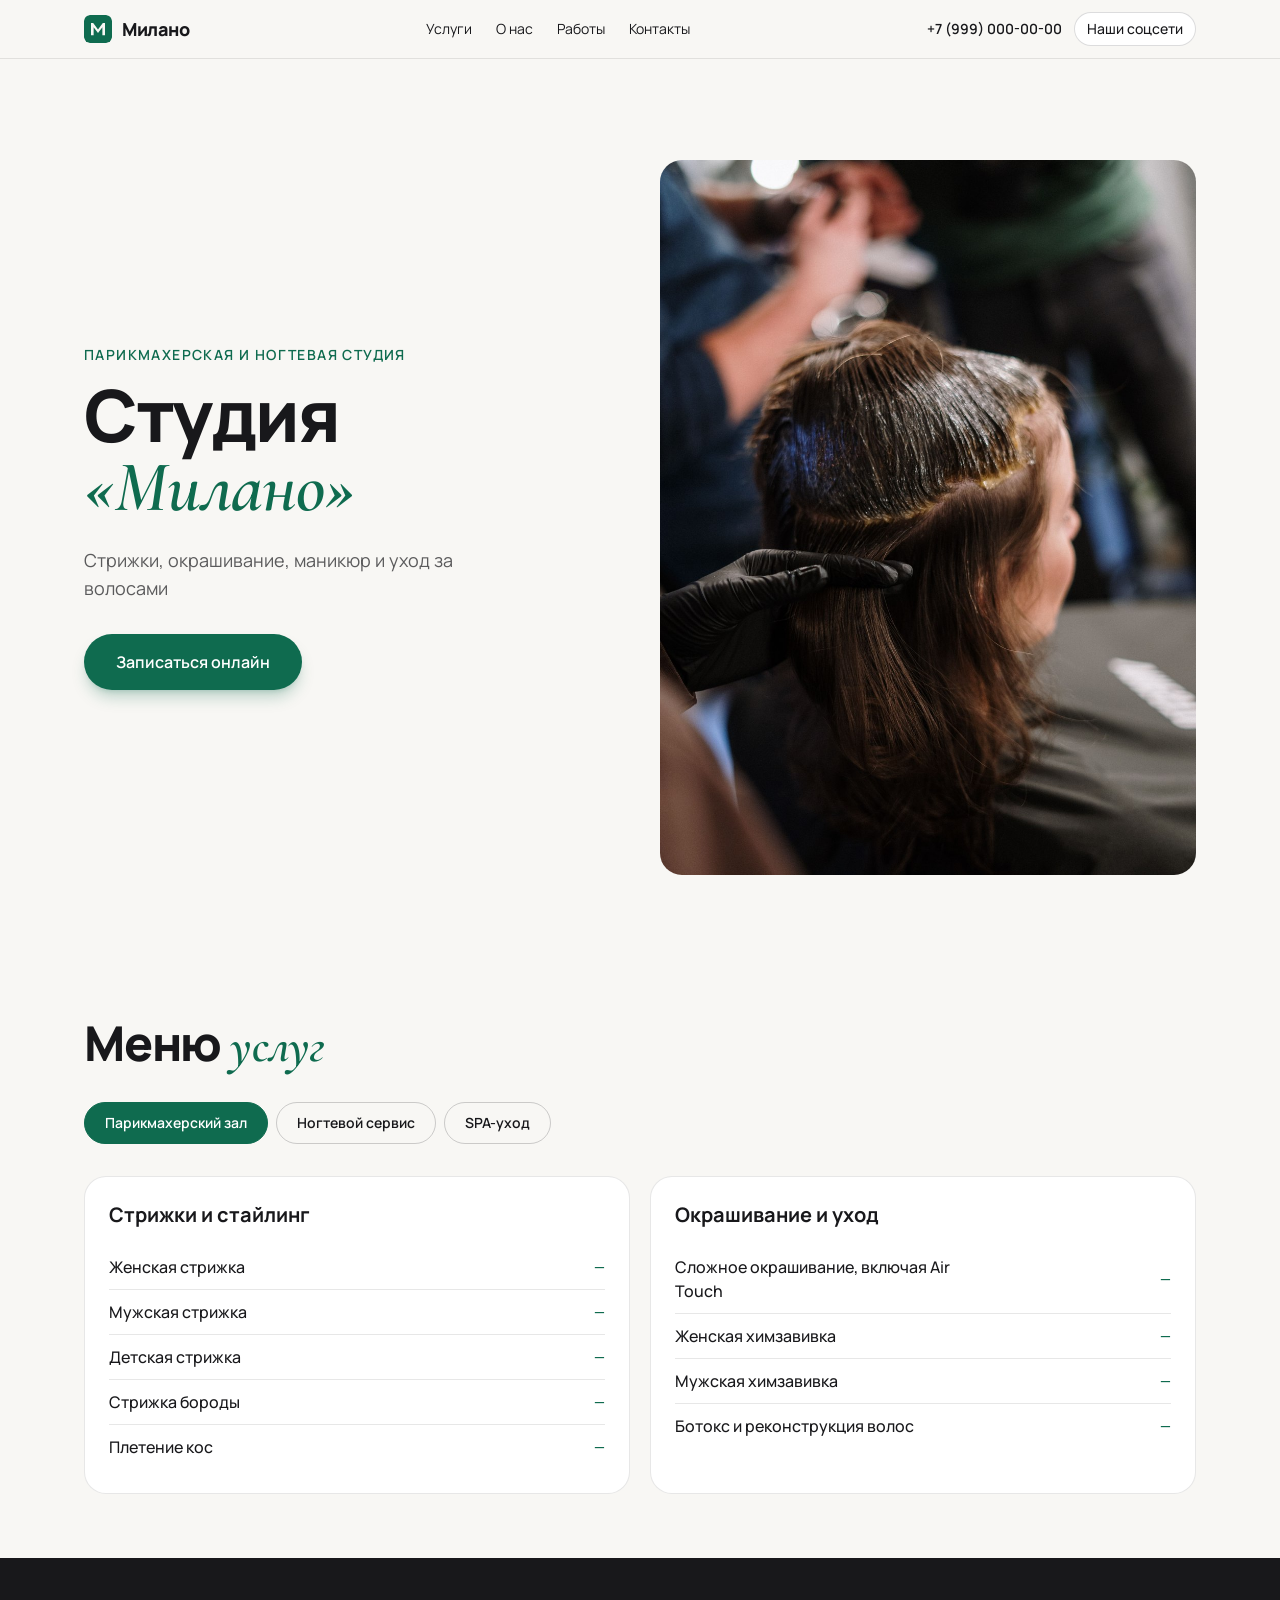
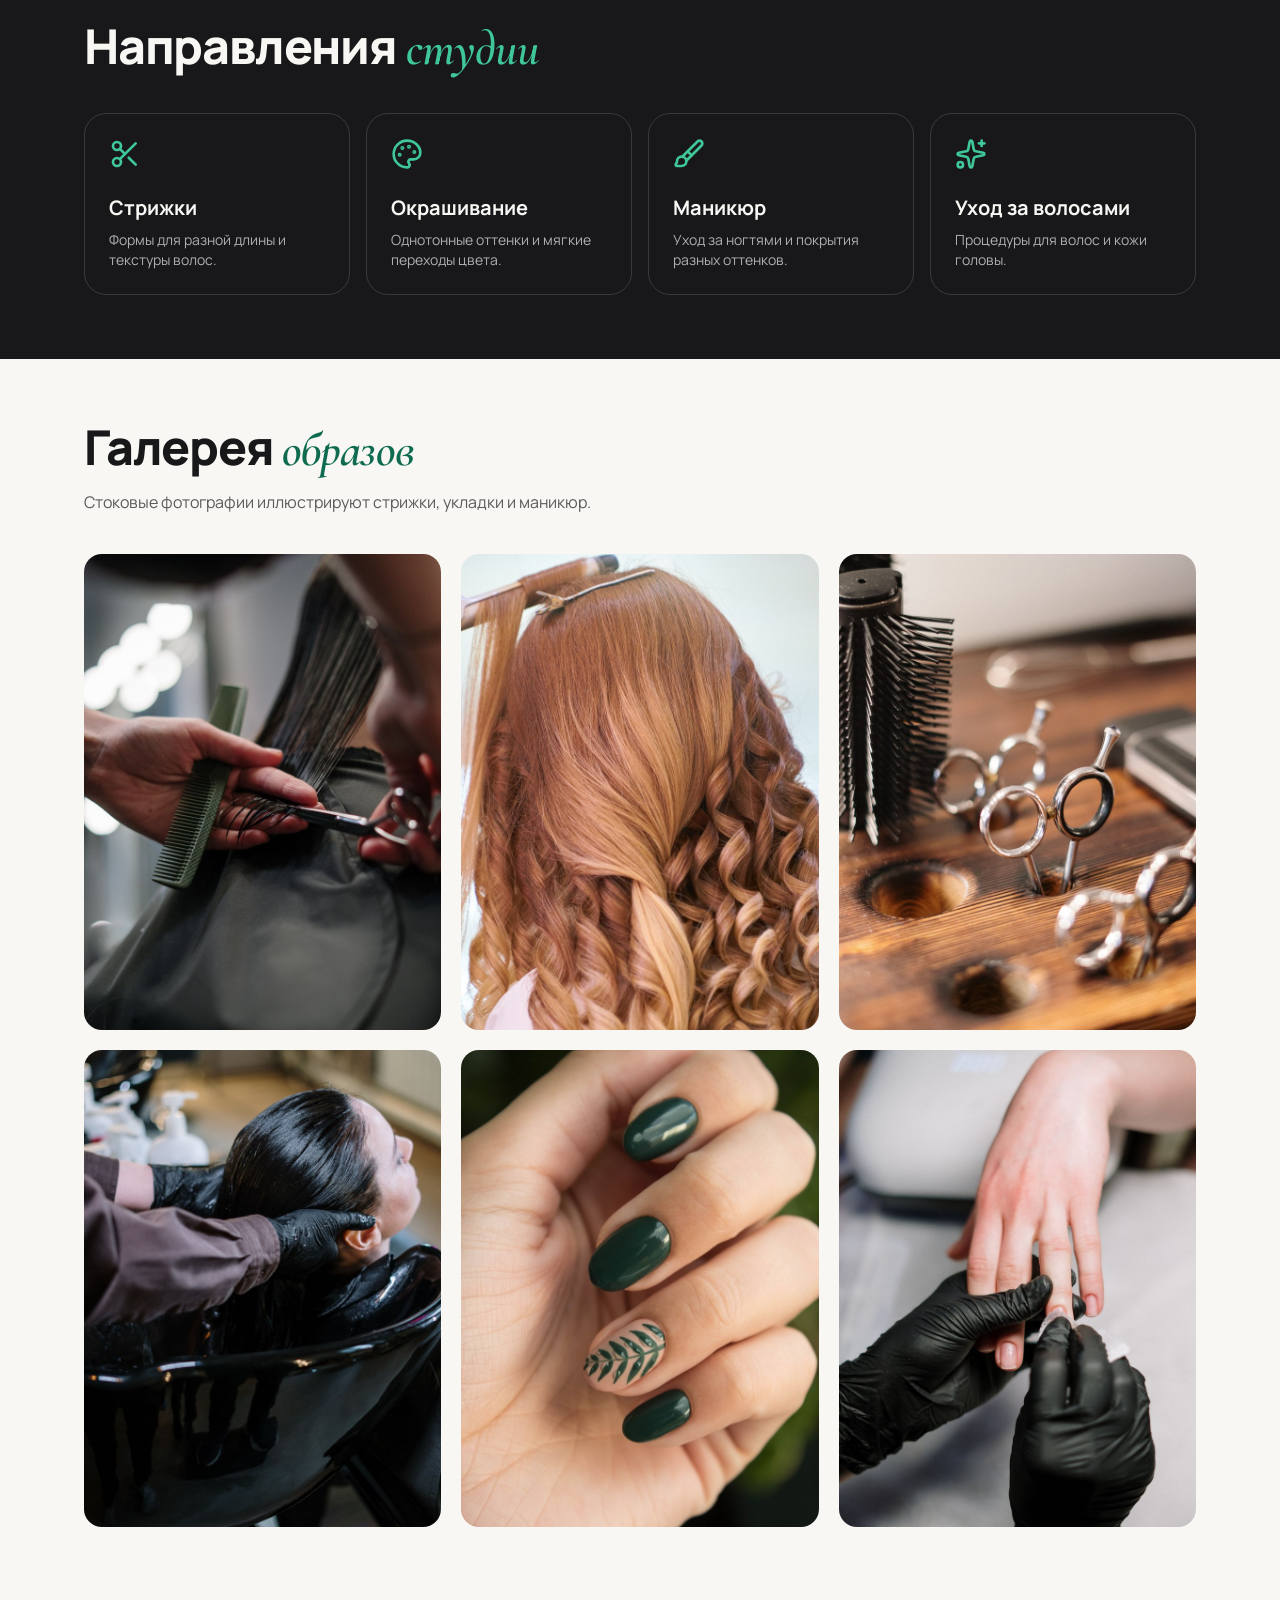
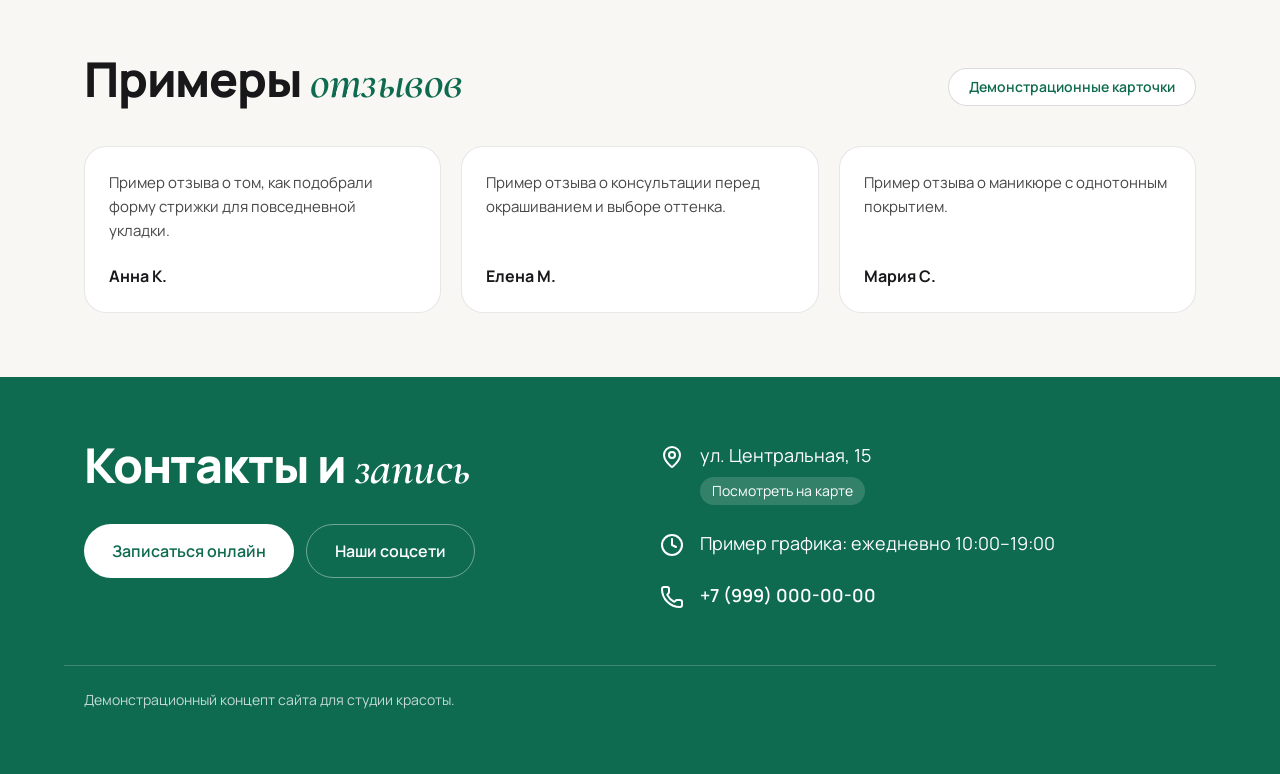
<file: beauty-salon-1/index.html>
<!DOCTYPE html><html lang="ru" data-type="place" class="scroll-smooth"><head><meta charSet="utf-8"/><link rel="preconnect" href="/" crossorigin=""/><meta name="viewport" content="width=device-width, initial-scale=1"/><link rel="preload" href="/beauty-salon-1/icon.svg" as="image"/><link rel="preload" href="/beauty-salon-1/images/hero.jpg" as="image"/><link rel="stylesheet" href="/beauty-salon-1/_next/static/chunks/0khcrfw5ptctt.css" data-precedence="next"/><link rel="preload" as="script" fetchPriority="low" href="/beauty-salon-1/_next/static/chunks/0j1we3cwg31qe.js"/><script src="/beauty-salon-1/_next/static/chunks/2161c1q9cs895.js" async=""></script><script src="/beauty-salon-1/_next/static/chunks/39_j1bdzreq0m.js" async=""></script><script src="/beauty-salon-1/_next/static/chunks/turbopack-31uwn7i4tied4.js" async=""></script><script src="/beauty-salon-1/_next/static/chunks/3qfy96eoyh-ek.js" async=""></script><script src="/beauty-salon-1/_next/static/chunks/3kmrib5f9bkq3.js" async=""></script><meta name="theme-color" content="#F8F7F4"/><meta name="color-scheme" content="light"/><title>Милано — студия красоты | Портфолио</title><meta name="description" content="Демонстрационный концепт студии красоты «Милано»: стрижки, окрашивание, маникюр и уход за волосами."/><meta name="robots" content="noindex, nofollow"/><meta name="page-type" content="place"/><meta name="site-kind" content="other"/><meta name="page-kind" content="place"/><meta name="format-detection" content="telephone=no"/><meta property="og:title" content="Милано — студия красоты"/><meta property="og:description" content="Демонстрационный концепт сайта парикмахерской и ногтевой студии."/><meta property="og:locale" content="ru_RU"/><meta property="og:type" content="website"/><meta name="twitter:card" content="summary"/><meta name="twitter:title" content="Милано — студия красоты"/><meta name="twitter:description" content="Демонстрационный концепт сайта парикмахерской и ногтевой студии."/><link rel="icon" href="/beauty-salon-1/icon.svg" type="image/svg+xml"/><script src="/beauty-salon-1/_next/static/chunks/0cz1d0mv5g_q7.js" noModule=""></script></head><body class="bg-[#F8F7F4] text-[#18181B] antialiased" style="font-family:Manrope Variable, Arial, sans-serif"><div hidden=""><!--$--><!--/$--></div><header class="fixed top-0 left-0 right-0 z-50 border-b border-[#18181B]/10 bg-[#F8F7F4] pt-[env(safe-area-inset-top)]"><div class="mx-auto flex max-w-6xl items-center justify-between gap-1.5 px-3 py-2 sm:gap-4 sm:px-5 sm:py-3"><a href="#top" class="flex min-w-0 shrink items-center gap-2 whitespace-nowrap text-sm font-extrabold tracking-tight sm:gap-2.5 sm:text-base md:text-lg"><img src="/beauty-salon-1/icon.svg" alt="" width="28" height="28" class="size-6 shrink-0 rounded-[5px] sm:size-7 sm:rounded-[6px]"/>Милано</a><nav aria-label="Основная навигация" class="hidden gap-6 text-sm md:flex"><a href="#services" class="transition hover:text-[#0F6B4F]">Услуги</a><a href="#why" class="transition hover:text-[#0F6B4F]">О нас</a><a href="#gallery" class="transition hover:text-[#0F6B4F]">Работы</a><a href="#contacts" class="transition hover:text-[#0F6B4F]">Контакты</a></nav><div class="flex min-w-0 items-center gap-1.5 sm:gap-3"><button type="button" class="whitespace-nowrap text-xs font-semibold sm:hidden lg:block lg:text-sm">+7 (999) 000-00-00</button><button type="button" class="inline-flex shrink-0 items-center whitespace-nowrap rounded-full border border-[#18181B]/15 bg-white px-2 py-1 text-xs font-medium transition hover:border-[#18181B] sm:px-3 sm:py-1.5 sm:text-sm">Наши соцсети</button></div></div><nav aria-label="Быстрые ссылки" class="flex justify-center gap-5 border-t border-[#18181B]/10 py-2 text-sm md:hidden"><a href="#services">Услуги</a><a href="#why">О нас</a><a href="#gallery">Работы</a><a href="#contacts">Контакты</a></nav></header><script type="application/ld+json">{"@context":"https://schema.org","@type":"WebPage","name":"Милано — студия красоты","description":"Портфолио: демонстрационный концепт сайта студии красоты.","inLanguage":"ru"}</script><main class="pt-28 md:pt-20"><section id="top" class="mx-auto grid max-w-6xl scroll-mt-28 items-center gap-10 px-5 py-12 md:grid-cols-2 md:py-20"><div><p class="mb-4 text-sm font-semibold uppercase tracking-widest text-[#0F6B4F]">Парикмахерская и ногтевая студия</p><h1 class="text-balance text-5xl font-extrabold leading-[0.95] tracking-tight sm:text-6xl lg:text-7xl">Студия <span class="accent-serif text-[#0F6B4F]">«Милано»</span></h1><p class="mt-6 max-w-md text-lg text-[#18181B]/70">Стрижки, окрашивание, маникюр и уход за волосами</p><button type="button" class="mt-8 rounded-full bg-[#0F6B4F] px-8 py-4 font-semibold text-white shadow-lg shadow-[#0F6B4F]/25 transition hover:-translate-y-0.5 hover:bg-[#0B5540]">Записаться онлайн</button></div><div class="mx-auto w-full max-w-sm overflow-hidden rounded-3xl md:max-w-none"><img src="/beauty-salon-1/images/hero.jpg" alt="Подготовка волос к стрижке" data-source="stand-in" data-subject="haircut" class="aspect-[3/4] w-full object-cover"/></div></section><section id="services" class="mx-auto max-w-6xl scroll-mt-28 px-5 py-16"><h2 class="text-4xl font-extrabold tracking-tight sm:text-5xl">Меню <span class="accent-serif text-[#0F6B4F]">услуг</span></h2><div role="tablist" aria-label="Категории услуг" class="mt-8 flex flex-wrap gap-2"><button role="tab" id="tab-hair" aria-selected="true" aria-controls="services-panel" class="rounded-full border px-5 py-2.5 text-sm font-semibold transition border-[#0F6B4F] bg-[#0F6B4F] text-white">Парикмахерский зал</button><button role="tab" id="tab-nails" aria-selected="false" aria-controls="services-panel" class="rounded-full border px-5 py-2.5 text-sm font-semibold transition border-[#18181B]/20 hover:border-[#18181B]">Ногтевой сервис</button><button role="tab" id="tab-spa" aria-selected="false" aria-controls="services-panel" class="rounded-full border px-5 py-2.5 text-sm font-semibold transition border-[#18181B]/20 hover:border-[#18181B]">SPA-уход</button></div><div id="services-panel" role="tabpanel" aria-labelledby="tab-hair" class="mt-8 grid gap-5 md:grid-cols-2"><article class="min-w-0 rounded-3xl border border-[#18181B]/10 bg-white p-5 sm:p-6"><h3 class="text-xl font-bold">Стрижки и стайлинг</h3><ul class="mt-4"><li class="group border-t border-[#18181B]/10 first:border-t-0"><div class="flex items-center justify-between gap-4 py-2.5"><span class="min-w-0 break-words font-medium">Женская стрижка</span><span class="ml-auto flex shrink-0 items-center gap-2 text-xs sm:gap-3 sm:text-sm"><button type="button" class="text-xs font-semibold text-[#0F6B4F] opacity-100 transition focus-visible:opacity-100 sm:text-sm md:opacity-0 md:group-hover:opacity-100">Записаться онлайн</button><span class="ml-auto shrink-0 whitespace-nowrap font-semibold text-[#0F6B4F]">—</span></span></div></li><li class="group border-t border-[#18181B]/10 first:border-t-0"><div class="flex items-center justify-between gap-4 py-2.5"><span class="min-w-0 break-words font-medium">Мужская стрижка</span><span class="ml-auto flex shrink-0 items-center gap-2 text-xs sm:gap-3 sm:text-sm"><button type="button" class="text-xs font-semibold text-[#0F6B4F] opacity-100 transition focus-visible:opacity-100 sm:text-sm md:opacity-0 md:group-hover:opacity-100">Записаться онлайн</button><span class="ml-auto shrink-0 whitespace-nowrap font-semibold text-[#0F6B4F]">—</span></span></div></li><li class="group border-t border-[#18181B]/10 first:border-t-0"><div class="flex items-center justify-between gap-4 py-2.5"><span class="min-w-0 break-words font-medium">Детская стрижка</span><span class="ml-auto flex shrink-0 items-center gap-2 text-xs sm:gap-3 sm:text-sm"><button type="button" class="text-xs font-semibold text-[#0F6B4F] opacity-100 transition focus-visible:opacity-100 sm:text-sm md:opacity-0 md:group-hover:opacity-100">Записаться онлайн</button><span class="ml-auto shrink-0 whitespace-nowrap font-semibold text-[#0F6B4F]">—</span></span></div></li><li class="group border-t border-[#18181B]/10 first:border-t-0"><div class="flex items-center justify-between gap-4 py-2.5"><span class="min-w-0 break-words font-medium">Стрижка бороды</span><span class="ml-auto flex shrink-0 items-center gap-2 text-xs sm:gap-3 sm:text-sm"><button type="button" class="text-xs font-semibold text-[#0F6B4F] opacity-100 transition focus-visible:opacity-100 sm:text-sm md:opacity-0 md:group-hover:opacity-100">Записаться онлайн</button><span class="ml-auto shrink-0 whitespace-nowrap font-semibold text-[#0F6B4F]">—</span></span></div></li><li class="group border-t border-[#18181B]/10 first:border-t-0"><div class="flex items-center justify-between gap-4 py-2.5"><span class="min-w-0 break-words font-medium">Плетение кос</span><span class="ml-auto flex shrink-0 items-center gap-2 text-xs sm:gap-3 sm:text-sm"><button type="button" class="text-xs font-semibold text-[#0F6B4F] opacity-100 transition focus-visible:opacity-100 sm:text-sm md:opacity-0 md:group-hover:opacity-100">Записаться онлайн</button><span class="ml-auto shrink-0 whitespace-nowrap font-semibold text-[#0F6B4F]">—</span></span></div></li></ul></article><article class="min-w-0 rounded-3xl border border-[#18181B]/10 bg-white p-5 sm:p-6"><h3 class="text-xl font-bold">Окрашивание и уход</h3><ul class="mt-4"><li class="group border-t border-[#18181B]/10 first:border-t-0"><div class="flex items-center justify-between gap-4 py-2.5"><span class="min-w-0 break-words font-medium">Сложное окрашивание, включая Air Touch</span><span class="ml-auto flex shrink-0 items-center gap-2 text-xs sm:gap-3 sm:text-sm"><button type="button" class="text-xs font-semibold text-[#0F6B4F] opacity-100 transition focus-visible:opacity-100 sm:text-sm md:opacity-0 md:group-hover:opacity-100">Записаться онлайн</button><span class="ml-auto shrink-0 whitespace-nowrap font-semibold text-[#0F6B4F]">—</span></span></div></li><li class="group border-t border-[#18181B]/10 first:border-t-0"><div class="flex items-center justify-between gap-4 py-2.5"><span class="min-w-0 break-words font-medium">Женская химзавивка</span><span class="ml-auto flex shrink-0 items-center gap-2 text-xs sm:gap-3 sm:text-sm"><button type="button" class="text-xs font-semibold text-[#0F6B4F] opacity-100 transition focus-visible:opacity-100 sm:text-sm md:opacity-0 md:group-hover:opacity-100">Записаться онлайн</button><span class="ml-auto shrink-0 whitespace-nowrap font-semibold text-[#0F6B4F]">—</span></span></div></li><li class="group border-t border-[#18181B]/10 first:border-t-0"><div class="flex items-center justify-between gap-4 py-2.5"><span class="min-w-0 break-words font-medium">Мужская химзавивка</span><span class="ml-auto flex shrink-0 items-center gap-2 text-xs sm:gap-3 sm:text-sm"><button type="button" class="text-xs font-semibold text-[#0F6B4F] opacity-100 transition focus-visible:opacity-100 sm:text-sm md:opacity-0 md:group-hover:opacity-100">Записаться онлайн</button><span class="ml-auto shrink-0 whitespace-nowrap font-semibold text-[#0F6B4F]">—</span></span></div></li><li class="group border-t border-[#18181B]/10 first:border-t-0"><div class="flex items-center justify-between gap-4 py-2.5"><span class="min-w-0 break-words font-medium">Ботокс и реконструкция волос</span><span class="ml-auto flex shrink-0 items-center gap-2 text-xs sm:gap-3 sm:text-sm"><button type="button" class="text-xs font-semibold text-[#0F6B4F] opacity-100 transition focus-visible:opacity-100 sm:text-sm md:opacity-0 md:group-hover:opacity-100">Записаться онлайн</button><span class="ml-auto shrink-0 whitespace-nowrap font-semibold text-[#0F6B4F]">—</span></span></div></li></ul></article></div></section><section id="why" class="scroll-mt-28 bg-[#18181B] py-16 text-[#F8F7F4]"><div class="mx-auto max-w-6xl px-5"><h2 class="text-4xl font-extrabold tracking-tight sm:text-5xl">Направления <span class="accent-serif text-[#3FC79A]">студии</span></h2><div class="mt-10 grid gap-4 sm:grid-cols-2 lg:grid-cols-4"><article class="rounded-3xl border border-white/15 p-6"><svg xmlns="http://www.w3.org/2000/svg" width="24" height="24" viewBox="0 0 24 24" fill="none" stroke="currentColor" stroke-width="2" stroke-linecap="round" stroke-linejoin="round" class="lucide lucide-scissors size-8 text-[#3FC79A]" aria-hidden="true"><circle cx="6" cy="6" r="3"></circle><path d="M8.12 8.12 12 12"></path><path d="M20 4 8.12 15.88"></path><circle cx="6" cy="18" r="3"></circle><path d="M14.8 14.8 20 20"></path></svg><h3 class="mt-6 text-xl font-bold">Стрижки</h3><p class="mt-2 text-sm text-white/65">Формы для разной длины и текстуры волос.</p></article><article class="rounded-3xl border border-white/15 p-6"><svg xmlns="http://www.w3.org/2000/svg" width="24" height="24" viewBox="0 0 24 24" fill="none" stroke="currentColor" stroke-width="2" stroke-linecap="round" stroke-linejoin="round" class="lucide lucide-palette size-8 text-[#3FC79A]" aria-hidden="true"><path d="M12 22a1 1 0 0 1 0-20 10 9 0 0 1 10 9 5 5 0 0 1-5 5h-2.25a1.75 1.75 0 0 0-1.4 2.8l.3.4a1.75 1.75 0 0 1-1.4 2.8z"></path><circle cx="13.5" cy="6.5" r=".5" fill="currentColor"></circle><circle cx="17.5" cy="10.5" r=".5" fill="currentColor"></circle><circle cx="6.5" cy="12.5" r=".5" fill="currentColor"></circle><circle cx="8.5" cy="7.5" r=".5" fill="currentColor"></circle></svg><h3 class="mt-6 text-xl font-bold">Окрашивание</h3><p class="mt-2 text-sm text-white/65">Однотонные оттенки и мягкие переходы цвета.</p></article><article class="rounded-3xl border border-white/15 p-6"><svg xmlns="http://www.w3.org/2000/svg" width="24" height="24" viewBox="0 0 24 24" fill="none" stroke="currentColor" stroke-width="2" stroke-linecap="round" stroke-linejoin="round" class="lucide lucide-brush size-8 text-[#3FC79A]" aria-hidden="true"><path d="m11 10 3 3"></path><path d="M6.5 21A3.5 3.5 0 1 0 3 17.5a2.62 2.62 0 0 1-.708 1.792A1 1 0 0 0 3 21z"></path><path d="M9.969 17.031 21.378 5.624a1 1 0 0 0-3.002-3.002L6.967 14.031"></path></svg><h3 class="mt-6 text-xl font-bold">Маникюр</h3><p class="mt-2 text-sm text-white/65">Уход за ногтями и покрытия разных оттенков.</p></article><article class="rounded-3xl border border-white/15 p-6"><svg xmlns="http://www.w3.org/2000/svg" width="24" height="24" viewBox="0 0 24 24" fill="none" stroke="currentColor" stroke-width="2" stroke-linecap="round" stroke-linejoin="round" class="lucide lucide-sparkles lucide-stars size-8 text-[#3FC79A]" aria-hidden="true"><path d="M11.017 2.814a1 1 0 0 1 1.966 0l1.051 5.558a2 2 0 0 0 1.594 1.594l5.558 1.051a1 1 0 0 1 0 1.966l-5.558 1.051a2 2 0 0 0-1.594 1.594l-1.051 5.558a1 1 0 0 1-1.966 0l-1.051-5.558a2 2 0 0 0-1.594-1.594l-5.558-1.051a1 1 0 0 1 0-1.966l5.558-1.051a2 2 0 0 0 1.594-1.594z"></path><path d="M20 2v4"></path><path d="M22 4h-4"></path><circle cx="4" cy="20" r="2"></circle></svg><h3 class="mt-6 text-xl font-bold">Уход за волосами</h3><p class="mt-2 text-sm text-white/65">Процедуры для волос и кожи головы.</p></article></div></div></section><section id="gallery" class="mx-auto max-w-6xl scroll-mt-28 px-5 py-16"><h2 class="text-4xl font-extrabold tracking-tight sm:text-5xl">Галерея <span class="accent-serif text-[#0F6B4F]">образов</span></h2><p class="mt-4 text-[#18181B]/70">Стоковые фотографии иллюстрируют стрижки, укладки и маникюр.</p><div class="mt-10 grid grid-cols-2 gap-3 sm:gap-5 lg:grid-cols-3"><figure><div class="overflow-hidden rounded-2xl"><img src="/beauty-salon-1/images/work-1.jpg" alt="Прядь волос и ножницы" data-source="stand-in" data-subject="Прядь волос и ножницы" loading="lazy" class="aspect-[3/4] w-full object-cover transition duration-500 hover:scale-105"/></div></figure><figure><div class="overflow-hidden rounded-2xl"><img src="/beauty-salon-1/images/work-2.jpg" alt="Светлые волосы, уложенные в локоны" data-source="stand-in" data-subject="Светлые волосы, уложенные в локоны" loading="lazy" class="aspect-[3/4] w-full object-cover transition duration-500 hover:scale-105"/></div></figure><figure><div class="overflow-hidden rounded-2xl"><img src="/beauty-salon-1/images/work-3.jpg" alt="Парикмахерские ножницы и расчёски" data-source="stand-in" data-subject="Парикмахерские ножницы и расчёски" loading="lazy" class="aspect-[3/4] w-full object-cover transition duration-500 hover:scale-105"/></div></figure><figure><div class="overflow-hidden rounded-2xl"><img src="/beauty-salon-1/images/work-4.jpg" alt="Мытьё волос перед укладкой" data-source="stand-in" data-subject="Мытьё волос перед укладкой" loading="lazy" class="aspect-[3/4] w-full object-cover transition duration-500 hover:scale-105"/></div></figure><figure><div class="overflow-hidden rounded-2xl"><img src="/beauty-salon-1/images/work-5.jpg" alt="Тёмно-зелёный маникюр" data-source="stand-in" data-subject="Тёмно-зелёный маникюр" loading="lazy" class="aspect-[3/4] w-full object-cover transition duration-500 hover:scale-105"/></div></figure><figure><div class="overflow-hidden rounded-2xl"><img src="/beauty-salon-1/images/work-6.jpg" alt="Нанесение покрытия на ногти" data-source="stand-in" data-subject="Нанесение покрытия на ногти" loading="lazy" class="aspect-[3/4] w-full object-cover transition duration-500 hover:scale-105"/></div></figure></div></section><section id="reviews" class="mx-auto max-w-6xl scroll-mt-28 px-5 py-16"><div class="flex flex-wrap items-end justify-between gap-5"><h2 class="text-4xl font-extrabold tracking-tight sm:text-5xl">Примеры <span class="accent-serif text-[#0F6B4F]">отзывов</span></h2><p class="rounded-full border border-[#18181B]/15 bg-white px-5 py-2 text-sm font-semibold text-[#0F6B4F]">Демонстрационные карточки</p></div><div class="mt-10 grid gap-5 md:grid-cols-3"><article class="flex flex-col rounded-3xl border border-[#18181B]/10 bg-white p-6 transition hover:border-[#0F6B4F]"><p class="flex-1 text-[15px] leading-relaxed text-[#18181B]/80">Пример отзыва о том, как подобрали форму стрижки для повседневной укладки.</p><p class="mt-5 font-bold">Анна К.</p></article><article class="flex flex-col rounded-3xl border border-[#18181B]/10 bg-white p-6 transition hover:border-[#0F6B4F]"><p class="flex-1 text-[15px] leading-relaxed text-[#18181B]/80">Пример отзыва о консультации перед окрашиванием и выборе оттенка.</p><p class="mt-5 font-bold">Елена М.</p></article><article class="flex flex-col rounded-3xl border border-[#18181B]/10 bg-white p-6 transition hover:border-[#0F6B4F]"><p class="flex-1 text-[15px] leading-relaxed text-[#18181B]/80">Пример отзыва о маникюре с однотонным покрытием.</p><p class="mt-5 font-bold">Мария С.</p></article></div></section><section id="contacts" class="scroll-mt-28 bg-[#0F6B4F] py-16 text-white"><div class="mx-auto grid max-w-6xl gap-10 px-5 md:grid-cols-2"><div><h2 class="text-4xl font-extrabold tracking-tight sm:text-5xl">Контакты и <span class="accent-serif">запись</span></h2><div class="mt-8 flex flex-wrap gap-3"><button type="button" class="rounded-full bg-white px-7 py-3.5 font-semibold text-[#0F6B4F] transition hover:bg-[#F8F7F4]">Записаться онлайн</button><button type="button" class="rounded-full border border-white/40 px-7 py-3.5 font-semibold transition hover:bg-white/10">Наши соцсети</button></div></div><ul class="space-y-6 text-lg"><li class="flex gap-4"><svg xmlns="http://www.w3.org/2000/svg" width="24" height="24" viewBox="0 0 24 24" fill="none" stroke="currentColor" stroke-width="2" stroke-linecap="round" stroke-linejoin="round" class="lucide lucide-map-pin mt-1 size-6 shrink-0" aria-hidden="true"><path d="M20 10c0 4.993-5.539 10.193-7.399 11.799a1 1 0 0 1-1.202 0C9.539 20.193 4 14.993 4 10a8 8 0 0 1 16 0"></path><circle cx="12" cy="10" r="3"></circle></svg><div><p>ул. Центральная, 15</p><button type="button" class="mt-2 block rounded-full bg-white/15 px-3 py-1 text-sm transition hover:bg-white/25">Посмотреть на карте</button></div></li><li class="flex gap-4"><svg xmlns="http://www.w3.org/2000/svg" width="24" height="24" viewBox="0 0 24 24" fill="none" stroke="currentColor" stroke-width="2" stroke-linecap="round" stroke-linejoin="round" class="lucide lucide-clock mt-1 size-6 shrink-0" aria-hidden="true"><circle cx="12" cy="12" r="10"></circle><path d="M12 6v6l4 2"></path></svg>Пример графика: ежедневно 10:00–19:00</li><li class="flex gap-4"><svg xmlns="http://www.w3.org/2000/svg" width="24" height="24" viewBox="0 0 24 24" fill="none" stroke="currentColor" stroke-width="2" stroke-linecap="round" stroke-linejoin="round" class="lucide lucide-phone mt-1 size-6 shrink-0" aria-hidden="true"><path d="M13.832 16.568a1 1 0 0 0 1.213-.303l.355-.465A2 2 0 0 1 17 15h3a2 2 0 0 1 2 2v3a2 2 0 0 1-2 2A18 18 0 0 1 2 4a2 2 0 0 1 2-2h3a2 2 0 0 1 2 2v3a2 2 0 0 1-.8 1.6l-.468.351a1 1 0 0 0-.292 1.233 14 14 0 0 0 6.392 6.384"></path></svg><button type="button" class="font-semibold">+7 (999) 000-00-00</button></li></ul></div><footer class="mx-auto mt-14 max-w-6xl border-t border-white/20 px-5 pt-6 text-sm text-white/75">Демонстрационный концепт сайта для студии красоты.</footer></section></main><div role="status" aria-live="polite" class="fixed inset-x-4 bottom-6 z-50 mx-auto max-w-md rounded-full bg-[#18181B] px-6 py-3 text-center text-sm text-white shadow-xl transition-all duration-300 pointer-events-none translate-y-4 opacity-0"></div><!--$--><!--/$--><script id="_R_">(globalThis["TURBOPACK"] || (globalThis["TURBOPACK"] = [])).push({"otherChunks":["static/chunks/0j1we3cwg31qe.js","static/chunks/2161c1q9cs895.js","static/chunks/39_j1bdzreq0m.js"],"runtimeModuleIds":[94553]});</script><script src="/beauty-salon-1/_next/static/chunks/0j1we3cwg31qe.js" async=""></script><script>(self.__next_f=self.__next_f||[]).push([0])</script><script>self.__next_f.push([1,"1:\"$Sreact.fragment\"\n2:\"/beauty-salon-1/_next/static/chunks/3qfy96eoyh-ek.js\"\n3:I[39756,[\"$2\"],\"default\"]\n4:I[37457,[\"$2\"],\"default\"]\n6:\"/beauty-salon-1/_next/static/chunks/3kmrib5f9bkq3.js\"\n7:I[50070,[\"$2\",\"$6\"],\"BookButton\"]\nc:\"ViewportBoundary\"\nd:I[97367,[\"$2\"],\"$c\"]\nf:\"MetadataBoundary\"\n10:I[97367,[\"$2\"],\"$f\"]\n11:\"$Sreact.suspense\"\n13:I[68027,[\"$2\"],\"default\",1]\n:HL[\"/beauty-salon-1/_next/static/chunks/0khcrfw5ptctt.css\",\"style\"]\n:HC[\"/\",\"\"]\n:HL[\"/beauty-salon-1/icon.svg\",\"image\"]\n5:[[\"children\",{\"s\":\"__PAGE__\",\"h\":512,\"d\":{\"r\":[\"$\",\"$1\",\"c\",{\"children\":[[[\"$\",\"header\",null,{\"className\":\"fixed top-0 left-0 right-0 z-50 border-b border-[#18181B]/10 bg-[#F8F7F4] pt-[env(safe-area-inset-top)]\",\"children\":[[\"$\",\"div\",null,{\"className\":\"mx-auto flex max-w-6xl items-center justify-between gap-1.5 px-3 py-2 sm:gap-4 sm:px-5 sm:py-3\",\"children\":[[\"$\",\"a\",null,{\"href\":\"#top\",\"className\":\"flex min-w-0 shrink items-center gap-2 whitespace-nowrap text-sm font-extrabold tracking-tight sm:gap-2.5 sm:text-base md:text-lg\",\"children\":[[\"$\",\"img\",null,{\"src\":\"/beauty-salon-1/icon.svg\",\"alt\":\"\",\"width\":28,\"height\":28,\"className\":\"size-6 shrink-0 rounded-[5px] sm:size-7 sm:rounded-[6px]\"}],\"Милано\"]}],[\"$\",\"nav\",null,{\"aria-label\":\"Основная навигация\",\"className\":\"hidden gap-6 text-sm md:flex\",\"children\":[[\"$\",\"a\",\"#services\",{\"href\":\"#services\",\"className\":\"transition hover:text-[#0F6B4F]\",\"children\":\"Услуги\"}],[\"$\",\"a\",\"#why\",{\"href\":\"#why\",\"className\":\"transition hover:text-[#0F6B4F]\",\"children\":\"О нас\"}],[\"$\",\"a\",\"#gallery\",{\"href\":\"#gallery\",\"className\":\"transition hover:text-[#0F6B4F]\",\"children\":\"Работы\"}],[\"$\",\"a\",\"#contacts\",{\"href\":\"#contacts\",\"className\":\"transition hover:text-[#0F6B4F]\",\"children\":\"Контакты\"}]]}],[\"$\",\"div\",null,{\"className\":\"flex min-w-0 items-center gap-1.5 sm:gap-3\",\"children\":[[\"$\",\"$L7\",null,{\"className\":\"whitespace-nowrap text-xs font-semibold sm:hidden lg:block lg:text-sm\",\"children\":\"+7 (999) 000-00-00\"}],[\"$\",\"$L7\",null,{\"className\":\"inline-flex shrink-0 items-center whitespace-nowrap rounded-full border border-[#18181B]/15 bg-white px-2 py-1 text-xs font-medium transition hover:border-[#18181B] sm:px-3 sm:py-1.5 sm:text-sm\",\"children\":\"Наши соцсети\"}]]}]]}],[\"$\",\"nav\",null,{\"aria-label\":\"Быстрые ссылки\",\"className\":\"flex justify-center gap-5 border-t border-[#18181B]/10 py-2 text-sm md:hidden\",\"children\":[[\"$\",\"a\",\"#services\",{\"href\":\"#services\",\"children\":\"Услуги\"}],[\"$\",\"a\",\"#why\",{\"href\":\"#why\",\"children\":\"О нас\"}],[\"$\",\"a\",\"#gallery\",{\"href\":\"#gallery\",\"children\":\"Работы\"}],[\"$\",\"a\",\"#contacts\",{\"href\":\"#contacts\",\"children\":\"Контакты\"}]]}]]}],[\"$\",\"script\",null,{\"type\":\"application/ld+json\",\"dangerouslySetInnerHTML\":{\"__html\":\"{\\\"@context\\\":\\\"https://schema.org\\\",\\\"@type\\\":\\\"WebPage\\\",\\\"name\\\":\\\"Милано — студия красоты\\\",\\\"description\\\":\\\"Портфолио: демонстрационный концепт сайта студии красоты.\\\",\\\"inLanguage\\\":\\\"ru\\\"}\"}}],\"$L8\",\"$L9\"],[\"$La\"],\"$Lb\"]}],\"p\":false,\"v\":null}}]]\n0:{\"P\":null,\"c\":[\"\",\"\"],\"q\":\"\",\"i\":false,\"t\":{\"t\":{\"s\":\"\",\"h\":528,\"d\":{\"r\":[\"$\",\"$1\",\"c\",{\"children\":[[[\"$\",\"link\",\"0\",{\"rel\":\"stylesheet\",\"href\":\"/beauty-salon-1/_next/static/chunks/0khcrfw5ptctt.css\",\"precedence\":\"next\",\"crossOrigin\":\"$undefined\",\"nonce\":\"$undefined\"}],[\"$\",\"script\",\"script-0\",{\"src\":\"/beauty-salon-1/_next/static/chunks/3qfy96eoyh-ek.js\",\"async\":true,\"nonce\":\"$undefined\"}]],[\"$\",\"html\",null,{\"lang\":\"ru\",\"data-type\":\"place\",\"className\":\"scroll-smooth\",\"children\":[\"$\",\"body\",null,{\"className\":\"bg-[#F8F7F4] text-[#18181B] antialiased\",\"style\":{\"fontFamily\":\"Manrope Variable, Arial, sans-serif\"},\"children\":[\"$\",\"$L3\",null,{\"parallelRouterKey\":\"children\",\"error\":\"$undefined\",\"errorStyles\":\"$undefined\",\"errorScripts\":\"$undefined\",\"template\":[\"$\",\"$L4\",null,{}],\"templateStyles\":\"$undefined\",\"templateScripts\":\"$undefined\",\"notFound\":[[[\"$\",\"title\",null,{\"children\":\"404: This page could not be found.\"}],[\"$\",\"div\",null,{\"style\":{\"fontFamily\":\"system-ui,\\\"Segoe UI\\\",Roboto,Helvetica,Arial,sans-serif,\\\"Apple Color Emoji\\\",\\\"Segoe UI Emoji\\\"\",\"height\":\"100vh\",\"textAlign\":\"center\",\"display\":\"flex\",\"flexDirection\":\"column\",\"alignItems\":\"center\",\"justifyContent\":\"center\"},\"children\":[\"$\",\"div\",null,{\"children\":[[\"$\",\"style\",null,{\"dangerouslySetInnerHTML\":{\"__html\":\"body{color:#000;background:#fff;margin:0}.next-error-h1{border-right:1px solid rgba(0,0,0,.3)}@media (prefers-color-scheme:dark){body{color:#fff;background:#000}.next-error-h1{border-right:1px solid rgba(255,255,255,.3)}}\"}}],[\"$\",\"h1\",null,{\"className\":\"next-error-h1\",\"style\":{\"display\":\"inline-block\",\"margin\":\"0 20px 0 0\",\"padding\":\"0 23px 0 0\",\"fontSize\":24,\"fontWeight\":500,\"verticalAlign\":\"top\",\"lineHeight\":\"49px\"},\"children\":404}],[\"$\",\"div\",null,{\"style\":{\"display\":\"inline-block\"},\"children\":[\"$\",\"h2\",null,{\"style\":{\"fontSize\":14,\"fontWeight\":400,\"lineHeight\":\"49px\",\"margin\":0},\"children\":\"This page could not be found.\"}]}]]}]}]],[]],\"forbidden\":\"$undefined\",\"unauthorized\":\"$undefined\"}]}]}]]}],\"p\":false,\"v\":null},\"c\":\"$Q5\"},\"h\":{\"r\":[\"$\",\"$1\",\"h\",{\"children\":[null,[\"$\",\"$Ld\",null,{\"children\":\"$Le\"}],[\"$\",\"$L10\",null,{\"children\":[[\"$\",\"div\",null,{\"hidden\":true,\"children\":[\"$\",\"$11\",null,{\"name\":\"Next.Metadata\",\"children\":\"$L12\"}]}],null]}],null]}],\"p\":false,\"v\":null}},\"m\":\"$undefined\",\"G\":[\"$13\",[[\"$\",\"link\",\"0\",{\"rel\":\"stylesheet\",\"href\":\"/beauty-salon-1/_next/static/chunks/0khcrfw5ptctt.css\",\"precedence\":\"next\",\"crossOrigin\":\"$undefined\",\"nonce\":\"$undefined\"}]]],\"S\":true,\"r\":\"$undefined\",\"s\":\"$undefined\",\"a\":\"$undefined\",\"l\":\"$undefined\",\"p\":\"$undefined\",\"d\":\"$undefined\",\"b\":\"_aNqL_3klSjy-5sRxEK4_\"}\n14:I[54397,[\"$2\",\"$6\"],\"Services\"]\n15:I[5014,[\"$2\",\"$6\"],\"default\"]\n1b:I[72584,[\"$2\",\"$6\"],\"Toast\"]\n1c:I[97367,[\"$2\"],\"OutletBoundary\"]\n:HL[\"/beauty-salon-1/images/hero.jpg\",\"image\"]\n8:[\"$\",\"main\",null,{\"className\":\"pt-28 md:pt-20\",\"children\":[[\"$\",\"section\",null,{\"id\":\"top\",\"className\":\"mx-auto grid max-w-6xl scroll-mt-28 items-center gap-10 px-5 py-12 md:grid-cols-2 md:py-20\",\"children\":[[\"$\",\"div\",null,{\"children\":[[\"$\",\"p\",null,{\"className\":\"mb-4 text-sm font-semibold uppercase tracking-widest text-[#0F6B4F]\",\"children\":\"Парикмахерская и ногтевая студия\"}],[\"$\",\"h1\",null,{\"className\":\"text-balance text-5xl font-extrabold leading-[0.95] tracking-tight sm:text-6xl lg:text-7xl\",\"children\":[\"Студия \",[\"$\",\"span\",null,{\"className\":\"accent-serif text-[#0F6B4F]\",\"children\":\"«Милано»\"}]]}],[\"$\",\"p\",null,{\"className\":\"mt-6 max-w-md text-lg text-[#18181B]/70\",\"children\":\"Стрижки, окрашивание, маникюр и уход за волосами\"}],[\"$\",\"$L7\",null,{\"className\":\"mt-8 rounded-full bg-[#0F6B4F] px-8 py-4 font-semibold text-white shadow-lg shadow-[#0F6B4F]/25 transition hover:-translate-y-0.5 hover:bg-[#0B5540]\",\"children\":\"Записаться онлайн\"}]]}],[\"$\",\"div\",null,{\"className\":\"mx-auto w-full max-w-sm overflow-hidden rounded-3xl md:max-w-none\",\"children\":[\"$\",\"img\",null,{\"src\":\"/beauty-salon-1/images/hero.jpg\",\"alt\":\"Подготовка волос к стрижке\",\"data-source\":\"stand-in\",\"data-subject\":\"haircut\",\"className\":\"aspect-[3/4] w-full object-cover\"}]}]]}],[\"$\",\"$L14\",null,{}],[\"$\",\"section\",null,{\"id\":\"why\",\"className\":\"scroll-mt-28 bg-[#18181B] py-16 text-[#F8F7F4]\",\"children\":[\"$\",\"div\",null,{\"className\":\"mx-auto max-w-6xl px-5\",\"children\":[[\"$\",\"h2\",null,{\"className\":\"text-4xl font-extrabold tracking-tight sm:text-5xl\",\"children\":[\"Направления \",[\"$\",\"span\",null,{\"className\":\"accent-serif text-[#3FC79A]\",\"children\":\"студии\"}]]}],[\"$\",\"div\",null,{\"className\":\"mt-10 grid gap-4 sm:grid-cols-2 lg:grid-cols-4\",\"children\":[[\"$\",\"article\",\"Стрижки\",{\"className\":\"rounded-3xl border border-white/15 p-6\",\"children\":[[\"$\",\"$L15\",null,{\"ref\":\"$undefined\",\"icon\":{\"name\":\"scissors\",\"size\":24,\"node\":[[\"circle\",{\"cx\":\"6\",\"cy\":\"6\",\"r\":\"3\",\"key\":\"1lh9wr\"}],[\"path\",{\"d\":\"M8.12 8.12 12 12\",\"key\":\"1alkpv\"}],[\"path\",{\"d\":\"M20 4 8.12 15.88\",\"key\":\"xgtan2\"}],[\"circle\",{\"cx\":\"6\",\"cy\":\"18\",\"r\":\"3\",\"key\":\"fqmcym\"}],[\"path\",{\"d\":\"M14.8 14.8 20 20\",\"key\":\"ptml3r\"}]]},\"className\":\"size-8 text-[#3FC79A]\",\"aria-hidden\":true}],[\"$\",\"h3\",null,{\"className\":\"mt-6 text-xl font-bold\",\"children\":\"Стрижки\"}],[\"$\",\"p\",null,{\"className\":\"mt-2 text-sm text-white/65\",\"children\":\"Формы для разной длины и текстуры волос.\"}]]}],[\"$\",\"article\",\"Окрашивание\",{\"className\":\"rounded-3xl border border-white/15 p-6\",\"children\":[[\"$\",\"$L15\",null,{\"ref\":\"$undefined\",\"icon\":{\"name\":\"palette\",\"size\":24,\"node\":[[\"path\",{\"d\":\"M12 22a1 1 0 0 1 0-20 10 9 0 0 1 10 9 5 5 0 0 1-5 5h-2.25a1.75 1.75 0 0 0-1.4 2.8l.3.4a1.75 1.75 0 0 1-1.4 2.8z\",\"key\":\"e79jfc\"}],[\"circle\",{\"cx\":\"13.5\",\"cy\":\"6.5\",\"r\":\".5\",\"fill\":\"currentColor\",\"key\":\"1okk4w\"}],[\"circle\",{\"cx\":\"17.5\",\"cy\":\"10.5\",\"r\":\".5\",\"fill\":\"currentColor\",\"key\":\"f64h9f\"}],[\"circle\",{\"cx\":\"6.5\",\"cy\":\"12.5\",\"r\":\".5\",\"fill\":\"currentColor\",\"key\":\"qy21gx\"}],[\"circle\",{\"cx\":\"8.5\",\"cy\":\"7.5\",\"r\":\".5\",\"fill\":\"currentColor\",\"key\":\"fotxhn\"}]]},\"className\":\"size-8 text-[#3FC79A]\",\"aria-hidden\":true}],[\"$\",\"h3\",null,{\"className\":\"mt-6 text-xl font-bold\",\"children\":\"Окрашивание\"}],[\"$\",\"p\",null,{\"className\":\"mt-2 text-sm text-white/65\",\"children\":\"Однотонные оттенки и мягкие переходы цвета.\"}]]}],[\"$\",\"article\",\"Маникюр\",{\"className\":\"rounded-3xl border border-white/15 p-6\",\"children\":[[\"$\",\"$L15\",null,{\"ref\":\"$undefined\",\"icon\":{\"name\":\"brush\",\"size\":24,\"node\":[[\"path\",{\"d\":\"m11 10 3 3\",\"key\":\"fzmg1i\"}],[\"path\",{\"d\":\"M6.5 21A3.5 3.5 0 1 0 3 17.5a2.62 2.62 0 0 1-.708 1.792A1 1 0 0 0 3 21z\",\"key\":\"p4q2r7\"}],[\"path\",{\"d\":\"M9.969 17.031 21.378 5.624a1 1 0 0 0-3.002-3.002L6.967 14.031\",\"key\":\"wy6l02\"}]]},\"className\":\"size-8 text-[#3FC79A]\",\"aria-hidden\":true}],[\"$\",\"h3\",null,{\"className\":\"mt-6 text-xl font-bold\",\"children\":\"Маникюр\"}],[\"$\",\"p\",null,{\"className\":\"mt-2 text-sm text-white/65\",\"children\":\"Уход за ногтями и покрытия разных оттенков.\"}]]}],[\"$\",\"article\",\"Уход за волосами\",{\"className\":\"rounded-3xl border border-white/15 p-6\",\"children\":[[\"$\",\"$L15\",null,{\"ref\":\"$undefined\",\"icon\":{\"name\":\"sparkles\",\"size\":24,\"node\":[[\"path\",{\"d\":\"M11.017 2.814a1 1 0 0 1 1.966 0l1.051 5.558a2 2 0 0 0 1.594 1.594l5.558 1.051a1 1 0 0 1 0 1.966l-5.558 1.051a2 2 0 0 0-1.594 1.594l-1.051 5.558a1 1 0 0 1-1.966 0l-1.051-5.558a2 2 0 0 0-1.594-1.594l-5.558-1.051a1 1 0 0 1 0-1.966l5.558-1.051a2 2 0 0 0 1.594-1.594z\",\"key\":\"1s2grr\"}],[\"path\",{\"d\":\"M20 2v4\",\"key\":\"1rf3ol\"}],[\"path\",{\"d\":\"M22 4h-4\",\"key\":\"gwowj6\"}],[\"circle\",{\"cx\":\"4\",\"cy\":\"20\",\"r\":\"2\",\"key\":\"6kqj1y\"}]],\"aliases\":[\"stars\"]},\"className\":\"size-8 text-[#3FC79A]\",\"aria-hidden\":true}],\"$L16\",\"$L17\"]}]]}]]}]}],\"$L18\",\"$L19\",\"$L1a\"]}]\n9:[\"$\",\"$L1b\",null,{}]\na:[\"$\",\"script\",\"script-0\",{\"src\":\"/beauty-salon-1/_next/static/chunks/3kmrib5f9bkq3.js\",\"async\":true,\"nonce\":\"$undefined\"}]\nb:[\"$\",\"$L1c\",null,{\"children\":[\"$\",\"$11\",null,{\"name\":\"Next.MetadataOutlet\",\"children\":\"$@1d\"}]}]\n16:[\"$\",\"h3\",null,{\"className\":\"mt-6 text-xl font-bold\",\"children\":\"Уход за волосами\"}]\n17:[\"$\",\"p\",null,{\"className\":\"mt-2 text-sm text-white/65\",\"children\":\"Процедуры для волос и кожи головы.\"}]\n18:[\"$\",\"section\",null,{\"id\":\"gallery\",\"className\":\"mx-auto max-w-6xl scroll-mt-28 px-5 py-16\",\"children\":[[\"$\",\"h2\",null,{\"className\":\"text-4xl font-extrabold tracking-tight sm:text-5xl\",\"children\":[\"Галерея \",[\"$\",\"span\",null,{\"className\":\"accent-serif text-[#0F6B4F]\",\"children\":\"образов\"}]]}],[\"$\",\"p\",null,{\"className\":\"mt-4 text-[#18181B]/70\",\"children\":\"Стоковые фотографии иллюстрируют стрижки, укладки и маникюр.\"}],[\"$\",\"div\",null,{\"className\":\"mt-10 grid grid-cols-2 gap-3 sm:gap-5 lg:grid-cols-3\",\"children\":[[\"$\",\"figure\",\"work-1\",{\"children\":[\"$\",\"div\",null,{\"className\":\"overflow-hidden rounded-2xl\",\"children\":[\"$\",\"img\",null,{\"src\":\"/beauty-salon-1/images/work-1.jpg\",\"alt\":\"Прядь волос и ножницы\",\"data-source\":\"stand-in\",\"data-subject\":\"Прядь волос и ножницы\",\"loading\":\"lazy\",\"className\":\"aspect-[3/4] w-full object-cover transition duration-500 hover:scale-105\"}]}]}],[\"$\",\"figure\",\"work-2\",{\"children\":[\"$\",\"div\",null,{\"className\":\"overflow-hidden rounded-2xl\",\"children\":[\"$\",\"img\",null,{\"src\":\"/beauty-salon-1/images/work-2.jpg\",\"alt\":\"Светлые волосы, уложенные в локоны\",\"data-source\":\"stand-in\",\"data-subject\":\"Светлые волосы, уложенные в локоны\",\"loading\":\"lazy\",\"className\":\"aspect-[3/4] w-full object-cover transition duration-500 hover:scale-105\"}]}]}],[\"$\",\"figure\",\"work-3\",{\"children\":[\"$\",\"div\",null,{\"className\":\"overflow-hidden rounded-2xl\",\"children\":[\"$\",\"img\",null,{\"src\":\"/beauty-salon-1/images/work-3.jpg\",\"alt\":\"Парикмахерские ножницы и расчёски\",\"data-source\":\"stand-in\",\"data-subject\":\"Парикмахерские ножницы и расчёски\",\"loading\":\"lazy\",\"className\":\"aspect-[3/4] w-full object-cover transition duration-500 hover:scale-105\"}]}]}],[\"$\",\"figure\",\"work-4\",{\"children\":[\"$\",\"div\",null,{\"className\":\"overflow-hidden rounded-2xl\",\"children\":[\"$\",\"img\",null,{\"src\":\"/beauty-salon-1/images/work-4.jpg\",\"alt\":\"Мытьё волос перед укладкой\",\"data-source\":\"stand-in\",\"data-subject\":\"Мытьё волос перед укладкой\",\"loading\":\"lazy\",\"className\":\"aspect-[3/4] w-full object-cover transition duration-500 hover:scale-105\"}]}]}],[\"$\",\"figure\",\"work-5\",{\"children\":[\"$\",\"div\",null,{\"className\":\"overflow-hidden rounded-2xl\",\"children\":[\"$\",\"img\",null,{\"src\":\"/beauty-salon-1/images/work-5.jpg\",\"alt\":\"Тёмно-зелёный маникюр\",\"data-source\":\"stand-in\",\"data-subject\":\"Тёмно-зелёный маникюр\",\"loading\":\"lazy\",\"className\":\"aspect-[3/4] w-full object-cover transition duration-500 hover:scale-105\"}]}]}],[\"$\",\"figure\",\"work-6\",{\"children\":[\"$\",\"div\",null,{\"className\":\"overflow-hidden rounded-2xl\",\"children\":[\"$\",\"img\",null,{\"src\":\"/beauty-salon-1/images/work-6.jpg\",\"alt\":\"Нанесение покрытия на ногти\",\"data-source\":\"stand-in\",\"data-subject\":\"Нанесение покрытия на ногти\",\"loading\":\"lazy\",\"className\":\"aspect-[3/4] w-full object-cover transition duration-500 hover:scale-105\"}]}]}]]}]]}]\n19:[\"$\",\"section\",null,{\"id\":\"reviews\",\"className\":\"mx-auto max-w-6xl scroll-mt-28 px-5 py-16\",\"children\":[[\"$\",\"div\",null,{\"className\":\"flex flex-wrap items-end justify-between gap-5\",\"children\":[[\"$\",\"h2\",null,{\"className\":\"text-4xl font-extrabold tracking-tight sm:text-5xl\",\"children\":[\"Примеры \",[\"$\",\"span\",null,{\"className\":\"accent-serif text-[#0F6B4F]\",\"children\":\"отзывов\"}]]}],[\"$\",\"p\",null,{\"className\":\"rounded-full border border-[#18181B]/15 bg-white px-5 py-2 text-sm font-semibold text-[#0F6B4F]\",\"children\":\"Демонстрационные карточки\"}]]}],[\"$\",\"div\",null,{\"className\":\"mt-10 grid gap-5 md:grid-cols-3\",\"children\":[[\"$\",\"article\",\"Анна К.\",{\"className\":\"flex flex-col rounded-3xl border border-[#18181B]/10 bg-white p-6 transition hover:border-[#0F6B4F]\",\"children\":[[\"$\",\"p\",null,{\"className\":\"flex-1 text-[15px] leading-relaxed text-[#18181B]/80\",\"children\":\"Пример отзыва о том, как подобрали форму стрижки для повседневной укладки.\"}],[\"$\",\"p\",null,{\"className\":\"mt-5 font-bold\",\"children\":\"Анна К.\"}]]}],[\"$\",\"article\",\"Елена М.\",{\"className\":\"flex flex-col rounded-3xl border border-[#18181B]/10 bg-white p-6 transition hover:border-[#0F6B4F]\",\"children\":[[\"$\",\"p\",null,{\"className\":\"flex-1 text-[15px] leading-relaxed text-[#18181B]/80\",\"children\":\"Пример отзыва о консультации перед окрашиванием и выборе оттенка.\"}],[\"$\",\"p\",null,{\"className\":\"mt-5 font-bold\",\"children\":\"Елена М.\"}]]}],[\"$\",\"article\",\"Мария С.\",{\"className\":\"flex flex-col rounded-3xl border border-[#18181B]/10 bg-white p-6 transition hover:border-[#0F6B4F]\",\"children\":[[\"$\",\"p\",null,{\"className\":\"flex-1 text-[15px] leading-relaxed text-[#18181B]/80\",\"children\":\"Пример отзыва о маникюре с однотонным покрытием.\"}],[\"$\",\"p\",null,{\"className\":\"mt-5 font-bold\",\"children\":\"Мария С.\"}]]}]]}]]}]\n1a:[\"$\",\"section\",null,{\"id\":\"contacts\",\"className\":\"scroll-mt-28 bg-[#0F6B4F] py-16 text-white\",\"children\":[[\"$\",\"div\",null,{\"className\":\"mx-auto grid max-w-6xl gap-10 px-5 md:grid-cols-2\",\"children\":[[\"$\",\"div\",null,{\"children\":[[\"$\",\"h2\",null,{\"className\":\"text-4xl font-extrabold tracking-tight sm:text-5xl\",\"children\":[\"Контакты и \",[\"$\",\"span\",null,{\"className\":\"accent-serif\",\"children\":\"запись\"}]]}],[\"$\",\"div\",null,{\"className\":\"mt-8 flex flex-wrap gap-3\",\"children\":[[\"$\",\"$L7\",null,{\"className\":\"rounded-full bg-white px-7 py-3.5 font-semibold text-[#0F6B4F] transition hover:bg-[#F8F7F4]\",\"children\":\"Записаться онлайн\"}],[\"$\",\"$L7\",null,{\"className\":\"rounded-full border border-white/40 px-7 py-3.5 font-semibold transition hover:bg-white/10\",\"children\":\"Наши соцсети\"}]]}]]}],[\"$\",\"ul\",null,{\"className\":\"space-y-6 text-lg\",\"children\":[[\"$\",\"li\",null,{\"className\":\"flex gap-4\",\"children\":[[\"$\",\"$L15\",null,{\"ref\":\"$undefined\",\"icon\":{\"name\":\"map-pin\",\"size\":24,\"node\":[[\"path\",{\"d\":\"M20 10c0 4.993-5.539 10.193-7.399 11.799a1 1 0 0 1-1.202 0C9.539 20.193 4 14.993 4 10a8 8 0 0 1 16 0\",\"key\":\"1r0f0z\"}],[\"circle\",{\"cx\":\"12\",\"cy\":\"10\",\"r\":\"3\",\"key\":\"ilqhr7\"}]]},\"className\":\"mt-1 size-6 shrink-0\",\"aria-hidden\":true}],[\"$\",\"div\",null,{\"children\":[[\"$\",\"p\",null,{\"children\":\"ул. Центральная, 15\"}],[\"$\",\"$L7\",null,{\"className\":\"mt-2 block rounded-full bg-white/15 px-3 py-1 text-sm transition hover:bg-white/25\",\"children\":\"Посмотреть на карте\"}]]}]]}],[\"$\",\"li\",null,{\"className\":\"flex gap-4\",\"children\":[[\"$\",\"$L15\",null,{\"ref\":\"$undefined\",\"icon\":{\"name\":\"clock\",\"size\":24,\"node\":[[\"circle\",{\"cx\":\"12\",\"cy\":\"12\",\"r\":\"10\",\"key\":\"1mglay\"}],[\"path\",{\"d\":\"M12 6v6l4 2\",\"key\":\"mmk7yg\"}]]},\"className\":\"mt-1 size-6 shrink-0\",\"aria-hidden\":true}],\"Пример графика: ежедневно 10:00–19:00\"]}],[\"$\",\"li\",null,{\"className\":\"flex gap-4\",\"children\":[[\"$\",\"$L15\",null,{\"ref\":\"$undefined\",\"icon\":{\"name\":\"phone\",\"size\":24,\"node\":[[\"path\",{\"d\":\"M13.832 16.568a1 1 0 0 0 1.213-.303l.355-.465A2 2 0 0 1 17 15h3a2 2 0 0 1 2 2v3a2 2 0 0 1-2 2A18 18 0 0 1 2 4a2 2 0 0 1 2-2h3a2 2 0 0 1 2 2v3a2 2 0 0 1-.8 1.6l-.468.351a1 1 0 0 0-.292 1.233 14 14 0 0 0 6.392 6.384\",\"key\":\"9njp5v\"}]]},\"className\":\"mt-1 size-6 shrink-0\",\"aria-hidden\":true}],[\"$\",\"$L7\",null,{\"className\":\"font-semibold\",\"children\":\"+7 (999) 000-00-00\"}]]}]]}]]}],[\"$\",\"footer\",null,{\"className\":\"mx-auto mt-14 max-w-6xl border-t border-white/20 px-5 pt-6 text-sm text-white/75\",\"children\":\"Демонстрационный концепт сайта для студии красоты.\"}]]}]\ne:[[\"$\",\"meta\",\"0\",{\"charSet\":\"utf-8\"}],[\"$\",\"meta\",\"1\",{\"name\":\"viewport\",\"content\":\"width=device-width, initial-scale=1\"}],[\"$\",\"meta\",\"2\",{\"name\":\"theme-color\",\"content\":\"#F8F7F4\"}],[\"$\",\"meta\",\"3\",{\"name\":\"color-scheme\",\"content\":\"light\"}]]\n1e:I[27201,[\"$2\"],\"IconMark\"]\n12:[[\"$\",\"title\",\"0\",{\"children\":\"Милано — студия красоты | Портфолио\"}],[\"$\",\"meta\",\"1\",{\"name\":\"description\",\"content\":\"Демонстрационный концепт студии красоты «Милано»: стрижки, окрашивание, маникюр и уход за волосами.\"}],[\"$\",\"meta\",\"2\",{\"name\":\"robots\",\"content\":\"noindex, nofollow\"}],[\"$\",\"meta\",\"3\",{\"name\":\"page-type\",\"content\":\"place\"}],[\"$\",\"meta\",\"4\",{\"name\":\"site-kind\",\"content\":\"other\"}],[\"$\",\"meta\",\"5\",{\"name\":\"page-kind\",\"content\":\"place\"}],[\"$\",\"meta\",\"6\",{\"name\":\"format-detection\",\"content\":\"telephone=no\"}],[\"$\",\"meta\",\"7\",{\"property\":\"og:title\",\"content\":\"Милано — студия красоты\"}],[\"$\",\"meta\",\"8\",{\"property\":\"og:description\",\"content\":\"Демонстрационный концепт сайта парикмахерской и ногтевой студии.\"}],[\"$\",\"meta\",\"9\",{\"property\":\"og:locale\",\"content\":\"ru_RU\"}],[\"$\",\"meta\",\"10\",{\"property\":\"og:type\",\"content\":\"website\"}],[\"$\",\"meta\",\"11\",{\"name\":\"twitter:card\",\"content\":\"summary\"}],[\"$\",\"meta\",\"12\",{\"name\":\"twitter:title\",\"content\":\"Милано — студия красоты\"}],[\"$\",\"meta\",\"13\",{\"name\":\"twitter:description\",\"content\":\"Демонстрационный концепт сайта парикмахерской и ногтевой студии.\"}],[\"$\",\"link\",\"14\",{\"rel\":\"icon\",\"href\":\"/beauty-salon-1/icon.svg\",\"type\":\"image/svg+xml\"}],[\"$\",\"$L1e\",\"15\",{}]]\n1d:null\n"])</script></body></html>
</file>
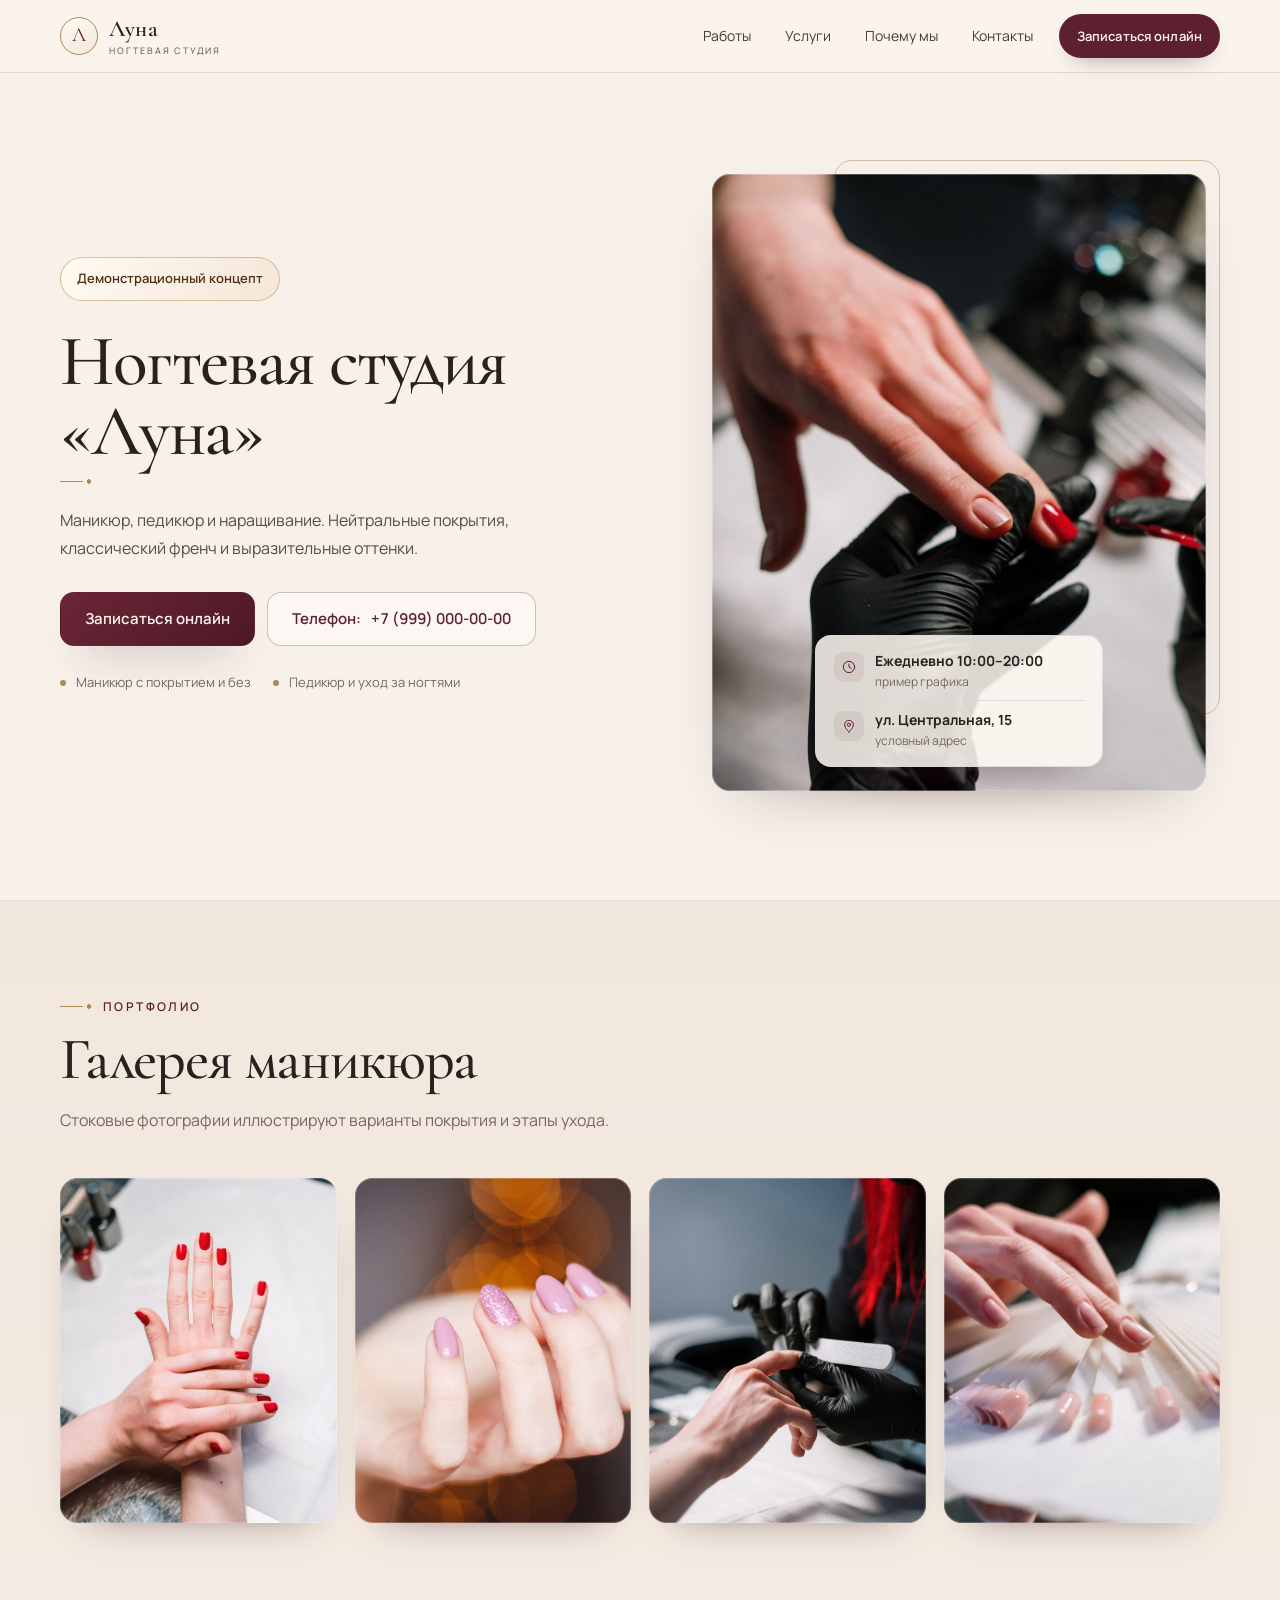
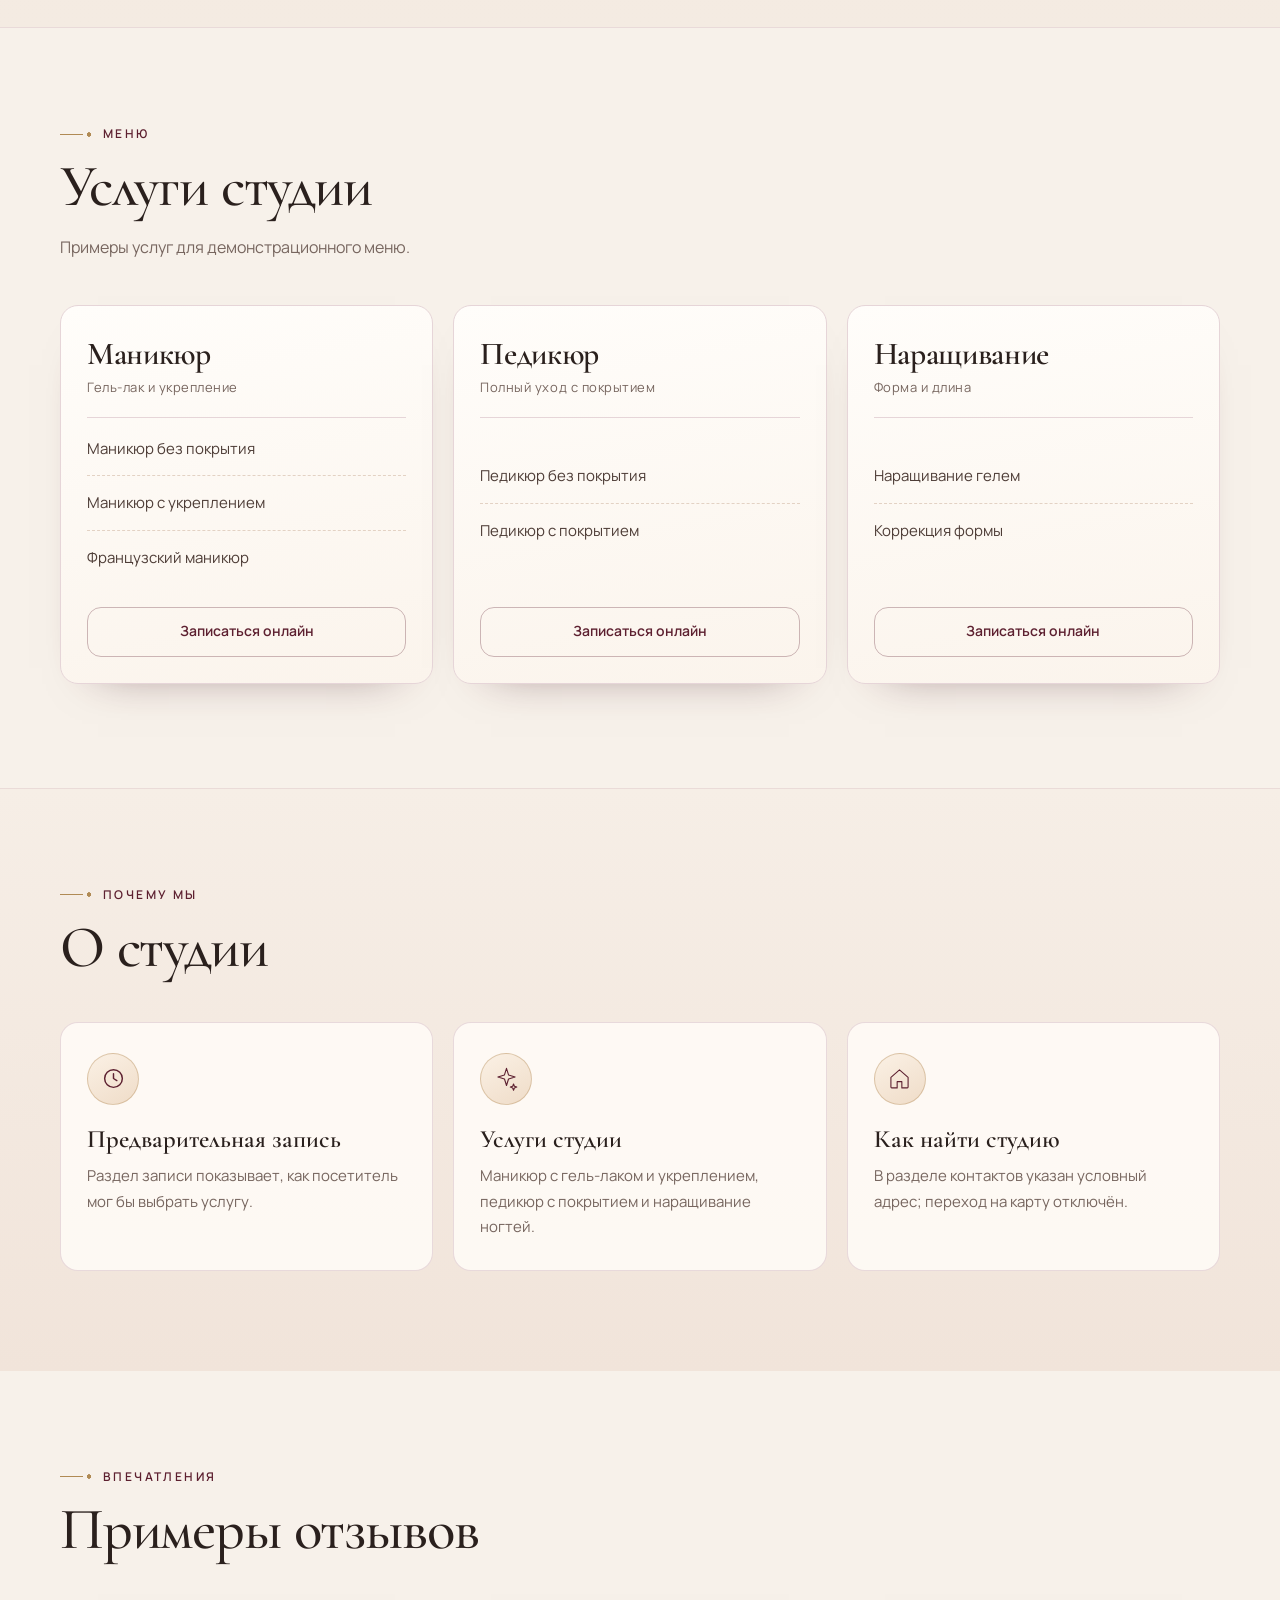
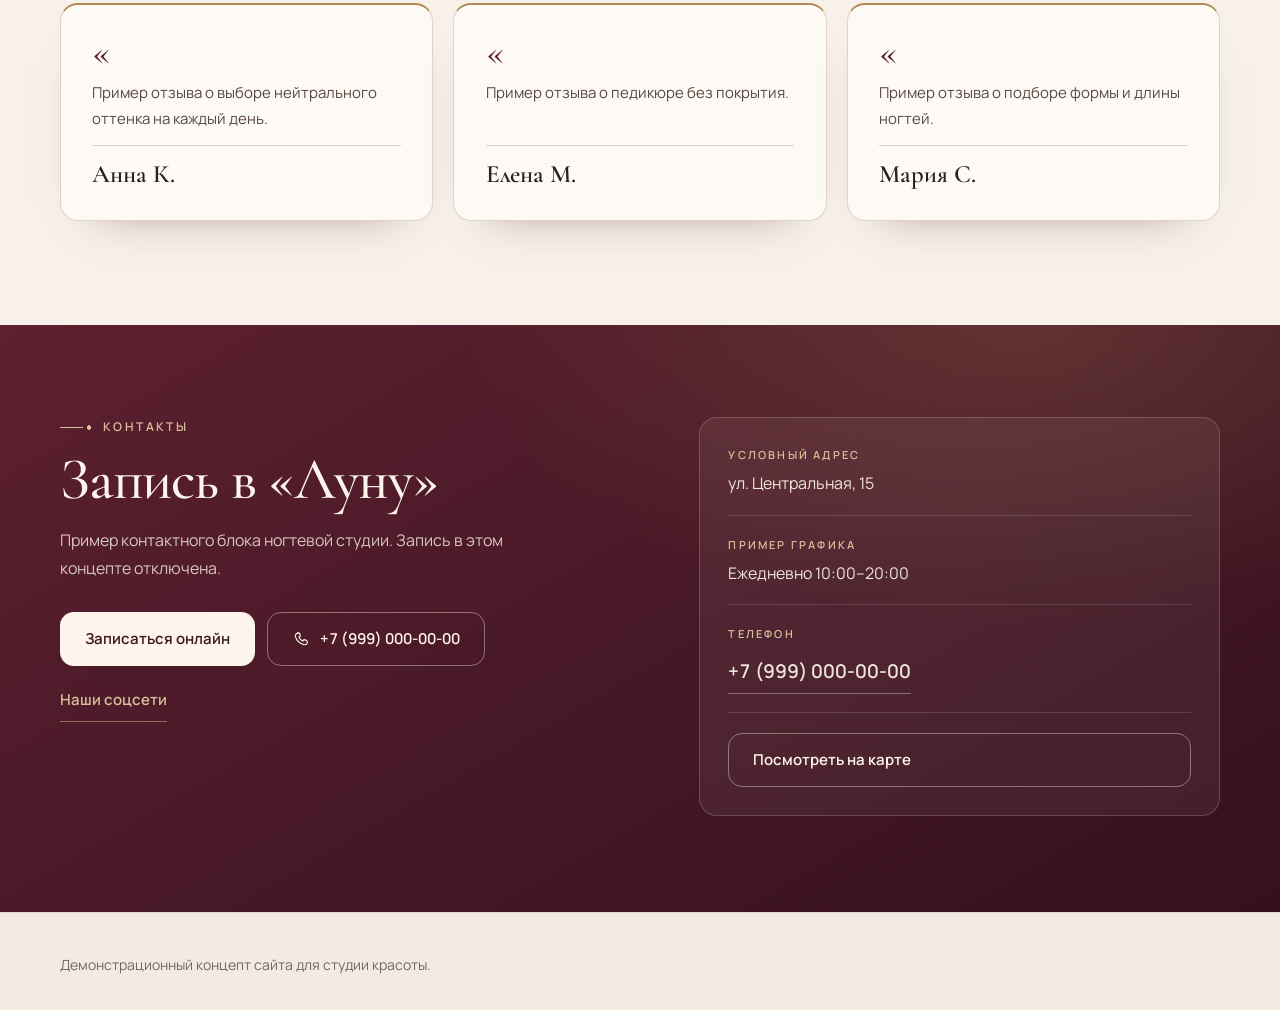
<file: beauty-salon-2/index.html>
<!DOCTYPE html><html lang="ru" data-type="place" data-radius="soft" data-buttons="solid"><head><meta charSet="utf-8"/><link rel="preconnect" href="/" crossorigin=""/><meta name="viewport" content="width=device-width, initial-scale=1"/><link rel="preload" href="/beauty-salon-2/images/hero.jpg" as="image"/><link rel="stylesheet" href="/beauty-salon-2/_next/static/chunks/199-3a573zyj2.css" data-precedence="next"/><link rel="preload" as="script" fetchPriority="low" href="/beauty-salon-2/_next/static/chunks/0j1we3cwg31qe.js"/><script src="/beauty-salon-2/_next/static/chunks/355vcmy28hhsu.js" async=""></script><script src="/beauty-salon-2/_next/static/chunks/39_j1bdzreq0m.js" async=""></script><script src="/beauty-salon-2/_next/static/chunks/turbopack-1so9lqb7sadrl.js" async=""></script><script src="/beauty-salon-2/_next/static/chunks/3qfy96eoyh-ek.js" async=""></script><script src="/beauty-salon-2/_next/static/chunks/1cyo5ttg_rc5v.js" async=""></script><meta name="theme-color" content="#f5eee8"/><title>Луна — ногтевая студия | Портфолио</title><meta name="description" content="Демонстрационный концепт ногтевой студии «Луна»: маникюр, педикюр и наращивание."/><meta name="robots" content="noindex, nofollow"/><meta name="page-type" content="place"/><meta name="site-kind" content="other"/><meta name="page-kind" content="place"/><meta name="format-detection" content="telephone=no"/><meta property="og:title" content="Луна — ногтевая студия"/><meta property="og:description" content="Демонстрационный концепт сайта ногтевой студии."/><meta property="og:locale" content="ru_RU"/><meta property="og:type" content="website"/><meta name="twitter:card" content="summary"/><meta name="twitter:title" content="Луна — ногтевая студия"/><meta name="twitter:description" content="Демонстрационный концепт сайта ногтевой студии."/><link rel="icon" href="/beauty-salon-2/icon.svg"/><script src="/beauty-salon-2/_next/static/chunks/0cz1d0mv5g_q7.js" noModule=""></script></head><body><div hidden=""><!--$--><!--/$--></div><script type="application/ld+json">{"@context":"https://schema.org","@type":"WebPage","name":"Луна — ногтевая студия","description":"Портфолио: демонстрационный концепт сайта ногтевой студии.","inLanguage":"ru"}</script><header class="nav"><a class="skip-link" href="#main">К содержимому</a><div class="nav-inner"><a class="brand" href="#top" aria-label="Луна — ногтевая студия, наверх"><span class="brand-mark" aria-hidden="true">Л</span><span class="brand-text">Луна<small>ногтевая студия</small></span></a><nav class="nav-links" aria-label="Основная навигация"><a href="#works">Работы</a><a href="#services">Услуги</a><a href="#why">Почему мы</a><a href="#visit">Контакты</a></nav><button type="button" class="nav-cta">Записаться онлайн</button><div class="m-nav"><button type="button" id="mobile-menu-toggle" class="m-nav-toggle" aria-expanded="false" aria-controls="m-nav-panel" aria-label="Открыть меню навигации"><span class="m-nav-lines" aria-hidden="true"></span></button><div class="m-nav-panel" id="m-nav-panel" hidden=""><nav aria-label="Мобильная навигация"><a href="#works">Работы</a><a href="#services">Услуги</a><a href="#why">Почему мы</a><a href="#visit">Контакты</a></nav><button type="button" class="btn btn-primary">Записаться онлайн</button><button type="button" class="m-nav-phone">+7 (999) 000-00-00</button></div></div></div></header><main id="main"><section class="hero" id="top"><div class="wrap hero-grid"><div class="hero-copy"><p class="concept-badge">Демонстрационный концепт</p><h1>Ногтевая студия<br/>«Луна»</h1><p class="hero-offer">Маникюр, педикюр и наращивание. Нейтральные покрытия, классический френч и выразительные оттенки.</p><div class="hero-actions"><button type="button" class="btn btn-primary">Записаться онлайн</button><button type="button" class="btn btn-ghost"><span class="btn-phone-label">Телефон:</span>+7 (999) 000-00-00</button></div><ul class="hero-facts"><li>Маникюр с покрытием и без</li><li>Педикюр и уход за ногтями</li></ul></div><div class="hero-art"><div class="hero-frame"><img src="/beauty-salon-2/images/hero.jpg" alt="Нанесение покрытия на ногти" data-source="stand-in" data-subject="manicure"/></div><div class="hero-float"><span class="float-row"><span class="float-icon"><svg viewBox="0 0 24 24" aria-hidden="true" focusable="false"><circle cx="12" cy="12" r="8.5"></circle><path d="M12 7.5V12l3.2 2"></path></svg></span><span><b>Ежедневно 10:00–20:00</b><small>пример графика</small></span></span><span class="float-divider" aria-hidden="true"></span><span class="float-row"><span class="float-icon"><svg viewBox="0 0 24 24" aria-hidden="true" focusable="false"><path d="M12 21s6.5-5.9 6.5-11a6.5 6.5 0 1 0-13 0C5.5 15.1 12 21 12 21z"></path><circle cx="12" cy="10" r="2.4"></circle></svg></span><span><b>ул. Центральная, 15</b><small>условный адрес</small></span></span></div></div></div></section><section class="works" id="works"><div class="wrap"><div class="sec-head"><p class="eyebrow">Портфолио</p><h2>Галерея маникюра</h2><p class="sec-sub">Стоковые фотографии иллюстрируют варианты покрытия и этапы ухода.</p></div><div class="gallery"><figure class="shot"><img src="/beauty-salon-2/images/work-1.jpg" alt="Красный маникюр" data-source="stand-in" data-subject="Красный маникюр" loading="lazy"/></figure><figure class="shot"><img src="/beauty-salon-2/images/work-2.jpg" alt="Розовое покрытие на длинных ногтях" data-source="stand-in" data-subject="Розовое покрытие на длинных ногтях" loading="lazy"/></figure><figure class="shot"><img src="/beauty-salon-2/images/work-3.jpg" alt="Мастер обрабатывает край ногтя пилкой" data-source="stand-in" data-subject="Мастер обрабатывает край ногтя пилкой" loading="lazy"/></figure><figure class="shot"><img src="/beauty-salon-2/images/work-4.jpg" alt="Сравнение образцов покрытия" data-source="stand-in" data-subject="Сравнение образцов покрытия" loading="lazy"/></figure></div></div></section><section class="services" id="services"><div class="wrap"><div class="sec-head"><p class="eyebrow">Меню</p><h2>Услуги студии</h2><p class="sec-sub">Примеры услуг для демонстрационного меню.</p></div><div class="price-cards"><article class="price-card"><header class="price-card-head"><h3>Маникюр</h3><p>Гель-лак и укрепление</p></header><ul class="price-list"><li class="price-row"><span>Маникюр без покрытия</span></li><li class="price-row"><span>Маникюр с укреплением</span></li><li class="price-row"><span>Французский маникюр</span></li></ul><button type="button" class="btn btn-card">Записаться онлайн</button></article><article class="price-card"><header class="price-card-head"><h3>Педикюр</h3><p>Полный уход с покрытием</p></header><ul class="price-list"><li class="price-row"><span>Педикюр без покрытия</span></li><li class="price-row"><span>Педикюр с покрытием</span></li></ul><button type="button" class="btn btn-card">Записаться онлайн</button></article><article class="price-card"><header class="price-card-head"><h3>Наращивание</h3><p>Форма и длина</p></header><ul class="price-list"><li class="price-row"><span>Наращивание гелем</span></li><li class="price-row"><span>Коррекция формы</span></li></ul><button type="button" class="btn btn-card">Записаться онлайн</button></article></div></div></section><section class="why" id="why"><div class="wrap"><div class="sec-head"><p class="eyebrow">Почему мы</p><h2>О студии</h2></div><div class="why-grid"><article class="why-card"><span class="why-icon"><svg viewBox="0 0 24 24" aria-hidden="true" focusable="false"><circle cx="12" cy="12" r="8.5"></circle><path d="M12 7.5V12l3.2 2"></path></svg></span><h3>Предварительная запись</h3><p>Раздел записи показывает, как посетитель мог бы выбрать услугу.</p></article><article class="why-card"><span class="why-icon"><svg viewBox="0 0 32 32" aria-hidden="true" focusable="false"><path d="M16 3l2.6 8.4L27 14l-8.4 2.6L16 25l-2.6-8.4L5 14l8.4-2.6L16 3z"></path><path d="M25 23l1.1 3 3 1-3 1.1L25 31l-1.1-2.9-3-1.1 3-1L25 23z"></path></svg></span><h3>Услуги студии</h3><p>Маникюр с гель-лаком и укреплением, педикюр с покрытием и наращивание ногтей.</p></article><article class="why-card"><span class="why-icon"><svg viewBox="0 0 32 32" aria-hidden="true" focusable="false"><path d="M5 14.5L16 5l11 9.5V27a1 1 0 0 1-1 1h-7v-8h-6v8H6a1 1 0 0 1-1-1V14.5z"></path></svg></span><h3>Как найти студию</h3><p>В разделе контактов указан условный адрес; переход на карту отключён.</p></article></div></div></section><section class="reviews" id="reviews" aria-labelledby="reviews-title"><div class="wrap"><div class="sec-head"><p class="eyebrow">Впечатления</p><h2 id="reviews-title">Примеры отзывов</h2></div><ul class="review-grid"><li><article class="review-card"><span class="review-mark" aria-hidden="true">«</span><p>Пример отзыва о выборе нейтрального оттенка на каждый день.</p><div class="review-byline"><p class="review-author">Анна К.</p></div></article></li><li><article class="review-card"><span class="review-mark" aria-hidden="true">«</span><p>Пример отзыва о педикюре без покрытия.</p><div class="review-byline"><p class="review-author">Елена М.</p></div></article></li><li><article class="review-card"><span class="review-mark" aria-hidden="true">«</span><p>Пример отзыва о подборе формы и длины ногтей.</p><div class="review-byline"><p class="review-author">Мария С.</p></div></article></li></ul></div></section><section class="visit" id="visit"><div class="wrap visit-grid"><div class="visit-copy"><p class="eyebrow">Контакты</p><h2>Запись в «Луну»</h2><p class="visit-lead">Пример контактного блока ногтевой студии. Запись в этом концепте отключена.</p><div class="visit-actions"><button type="button" class="btn btn-light">Записаться онлайн</button><button type="button" class="btn btn-outline-light"><svg viewBox="0 0 24 24" aria-hidden="true" focusable="false"><path d="M7.6 3.5l2.6 1 1 3.6-2 1.6a12.8 12.8 0 0 0 5.1 5.1l1.6-2 3.6 1 1 2.6c.2.6 0 1.3-.5 1.8-1 1.1-2.4 1.6-3.9 1.3C10 18 6 14 4.5 8.9c-.3-1.5.2-2.9 1.3-3.9.5-.5 1.2-.7 1.8-.5z"></path></svg>+7 (999) 000-00-00</button></div><button type="button" class="link-arrow visit-community">Наши соцсети</button></div><div class="visit-card"><div class="visit-item"><span class="visit-label">Условный адрес</span><p>ул. Центральная, 15</p></div><div class="visit-item"><span class="visit-label">Пример графика</span><p>Ежедневно 10:00–20:00</p></div><div class="visit-item"><span class="visit-label">Телефон</span><p><button type="button" class="visit-phone">+7 (999) 000-00-00</button></p></div><button type="button" class="btn btn-outline-light visit-map">Посмотреть на карте</button></div></div></section></main><footer class="footer"><div class="wrap">Демонстрационный концепт сайта для студии красоты.</div></footer><div class="booking-toast"><p role="status" aria-live="polite" aria-atomic="true"></p></div><!--$--><!--/$--><script id="_R_">(globalThis["TURBOPACK"] || (globalThis["TURBOPACK"] = [])).push({"otherChunks":["static/chunks/0j1we3cwg31qe.js","static/chunks/355vcmy28hhsu.js","static/chunks/39_j1bdzreq0m.js"],"runtimeModuleIds":[94553]});</script><script src="/beauty-salon-2/_next/static/chunks/0j1we3cwg31qe.js" async=""></script><script>(self.__next_f=self.__next_f||[]).push([0])</script><script>self.__next_f.push([1,"1:\"$Sreact.fragment\"\n2:\"/beauty-salon-2/_next/static/chunks/3qfy96eoyh-ek.js\"\n3:I[39756,[\"$2\"],\"default\"]\n4:I[37457,[\"$2\"],\"default\"]\n6:\"/beauty-salon-2/_next/static/chunks/1cyo5ttg_rc5v.js\"\n7:\"DemoContactProvider\"\n8:I[52829,[\"$2\",\"$6\"],\"$7\"]\n9:\"DemoContactButton\"\na:I[52829,[\"$2\",\"$6\"],\"$9\"]\nb:I[23758,[\"$2\",\"$6\"],\"default\"]\n17:\"ViewportBoundary\"\n18:I[97367,[\"$2\"],\"$17\"]\n1a:\"MetadataBoundary\"\n1b:I[97367,[\"$2\"],\"$1a\"]\n1c:\"$Sreact.suspense\"\n1e:I[68027,[\"$2\"],\"default\",1]\n:HL[\"/beauty-salon-2/_next/static/chunks/199-3a573zyj2.css\",\"style\"]\n:HC[\"/\",\"\"]\n:HL[\"/beauty-salon-2/images/hero.jpg\",\"image\"]\n5:[[\"children\",{\"s\":\"__PAGE__\",\"h\":512,\"d\":{\"r\":[\"$\",\"$1\",\"c\",{\"children\":[[\"$\",\"$L8\",null,{\"children\":[[\"$\",\"script\",null,{\"type\":\"application/ld+json\",\"dangerouslySetInnerHTML\":{\"__html\":\"{\\\"@context\\\":\\\"https://schema.org\\\",\\\"@type\\\":\\\"WebPage\\\",\\\"name\\\":\\\"Луна — ногтевая студия\\\",\\\"description\\\":\\\"Портфолио: демонстрационный концепт сайта ногтевой студии.\\\",\\\"inLanguage\\\":\\\"ru\\\"}\"}}],[\"$\",\"header\",null,{\"className\":\"nav\",\"children\":[[\"$\",\"a\",null,{\"className\":\"skip-link\",\"href\":\"#main\",\"children\":\"К содержимому\"}],[\"$\",\"div\",null,{\"className\":\"nav-inner\",\"children\":[[\"$\",\"a\",null,{\"className\":\"brand\",\"href\":\"#top\",\"aria-label\":\"Луна — ногтевая студия, наверх\",\"children\":[[\"$\",\"span\",null,{\"className\":\"brand-mark\",\"aria-hidden\":\"true\",\"children\":\"Л\"}],[\"$\",\"span\",null,{\"className\":\"brand-text\",\"children\":[\"Луна\",[\"$\",\"small\",null,{\"children\":\"ногтевая студия\"}]]}]]}],[\"$\",\"nav\",null,{\"className\":\"nav-links\",\"aria-label\":\"Основная навигация\",\"children\":[[\"$\",\"a\",null,{\"href\":\"#works\",\"children\":\"Работы\"}],[\"$\",\"a\",null,{\"href\":\"#services\",\"children\":\"Услуги\"}],[\"$\",\"a\",null,{\"href\":\"#why\",\"children\":\"Почему мы\"}],[\"$\",\"a\",null,{\"href\":\"#visit\",\"children\":\"Контакты\"}]]}],[\"$\",\"$La\",null,{\"className\":\"nav-cta\",\"children\":\"Записаться онлайн\"}],[\"$\",\"$Lb\",null,{}]]}]]}],[\"$\",\"main\",null,{\"id\":\"main\",\"children\":[[\"$\",\"section\",null,{\"className\":\"hero\",\"id\":\"top\",\"children\":[\"$\",\"div\",null,{\"className\":\"wrap hero-grid\",\"children\":[[\"$\",\"div\",null,{\"className\":\"hero-copy\",\"children\":[[\"$\",\"p\",null,{\"className\":\"concept-badge\",\"children\":\"Демонстрационный концепт\"}],[\"$\",\"h1\",null,{\"children\":[\"Ногтевая студия\",[\"$\",\"br\",null,{}],\"«Луна»\"]}],[\"$\",\"p\",null,{\"className\":\"hero-offer\",\"children\":\"Маникюр, педикюр и наращивание. Нейтральные покрытия, классический френч и выразительные оттенки.\"}],[\"$\",\"div\",null,{\"className\":\"hero-actions\",\"children\":[[\"$\",\"$La\",null,{\"className\":\"btn btn-primary\",\"children\":\"Записаться онлайн\"}],[\"$\",\"$La\",null,{\"className\":\"btn btn-ghost\",\"children\":[[\"$\",\"span\",null,{\"className\":\"btn-phone-label\",\"children\":\"Телефон:\"}],\"+7 (999) 000-00-00\"]}]]}],[\"$\",\"ul\",null,{\"className\":\"hero-facts\",\"children\":[[\"$\",\"li\",null,{\"children\":\"Маникюр с покрытием и без\"}],[\"$\",\"li\",null,{\"children\":\"Педикюр и уход за ногтями\"}]]}]]}],[\"$\",\"div\",null,{\"className\":\"hero-art\",\"children\":[[\"$\",\"div\",null,{\"className\":\"hero-frame\",\"children\":[\"$\",\"img\",null,{\"src\":\"/beauty-salon-2/images/hero.jpg\",\"alt\":\"Нанесение покрытия на ногти\",\"data-source\":\"stand-in\",\"data-subject\":\"manicure\"}]}],[\"$\",\"div\",null,{\"className\":\"hero-float\",\"children\":[[\"$\",\"span\",null,{\"className\":\"float-row\",\"children\":[[\"$\",\"span\",null,{\"className\":\"float-icon\",\"children\":[\"$\",\"svg\",null,{\"viewBox\":\"0 0 24 24\",\"aria-hidden\":\"true\",\"focusable\":\"false\",\"children\":[[\"$\",\"circle\",null,{\"cx\":\"12\",\"cy\":\"12\",\"r\":\"8.5\"}],[\"$\",\"path\",null,{\"d\":\"M12 7.5V12l3.2 2\"}]]}]}],[\"$\",\"span\",null,{\"children\":[[\"$\",\"b\",null,{\"children\":\"Ежедневно 10:00–20:00\"}],\"$Lc\"]}]]}],\"$Ld\",\"$Le\"]}]]}]]}]}],\"$Lf\",\"$L10\",\"$L11\",\"$L12\",\"$L13\"]}],\"$L14\"]}],[\"$L15\"],\"$L16\"]}],\"p\":false,\"v\":null}}]]\n0:{\"P\":null,\"c\":[\"\",\"\"],\"q\":\"\",\"i\":false,\"t\":{\"t\":{\"s\":\"\",\"h\":528,\"d\":{\"r\":[\"$\",\"$1\",\"c\",{\"children\":[[[\"$\",\"link\",\"0\",{\"rel\":\"stylesheet\",\"href\":\"/beauty-salon-2/_next/static/chunks/199-3a573zyj2.css\",\"precedence\":\"next\",\"crossOrigin\":\"$undefined\",\"nonce\":\"$undefined\"}],[\"$\",\"script\",\"script-0\",{\"src\":\"/beauty-salon-2/_next/static/chunks/3qfy96eoyh-ek.js\",\"async\":true,\"nonce\":\"$undefined\"}]],[\"$\",\"html\",null,{\"lang\":\"ru\",\"data-type\":\"place\",\"data-radius\":\"soft\",\"data-buttons\":\"solid\",\"children\":[\"$\",\"body\",null,{\"children\":[\"$\",\"$L3\",null,{\"parallelRouterKey\":\"children\",\"error\":\"$undefined\",\"errorStyles\":\"$undefined\",\"errorScripts\":\"$undefined\",\"template\":[\"$\",\"$L4\",null,{}],\"templateStyles\":\"$undefined\",\"templateScripts\":\"$undefined\",\"notFound\":[[[\"$\",\"title\",null,{\"children\":\"404: This page could not be found.\"}],[\"$\",\"div\",null,{\"style\":{\"fontFamily\":\"system-ui,\\\"Segoe UI\\\",Roboto,Helvetica,Arial,sans-serif,\\\"Apple Color Emoji\\\",\\\"Segoe UI Emoji\\\"\",\"height\":\"100vh\",\"textAlign\":\"center\",\"display\":\"flex\",\"flexDirection\":\"column\",\"alignItems\":\"center\",\"justifyContent\":\"center\"},\"children\":[\"$\",\"div\",null,{\"children\":[[\"$\",\"style\",null,{\"dangerouslySetInnerHTML\":{\"__html\":\"body{color:#000;background:#fff;margin:0}.next-error-h1{border-right:1px solid rgba(0,0,0,.3)}@media (prefers-color-scheme:dark){body{color:#fff;background:#000}.next-error-h1{border-right:1px solid rgba(255,255,255,.3)}}\"}}],[\"$\",\"h1\",null,{\"className\":\"next-error-h1\",\"style\":{\"display\":\"inline-block\",\"margin\":\"0 20px 0 0\",\"padding\":\"0 23px 0 0\",\"fontSize\":24,\"fontWeight\":500,\"verticalAlign\":\"top\",\"lineHeight\":\"49px\"},\"children\":404}],[\"$\",\"div\",null,{\"style\":{\"display\":\"inline-block\"},\"children\":[\"$\",\"h2\",null,{\"style\":{\"fontSize\":14,\"fontWeight\":400,\"lineHeight\":\"49px\",\"margin\":0},\"children\":\"This page could not be found.\"}]}]]}]}]],[]],\"forbidden\":\"$undefined\",\"unauthorized\":\"$undefined\"}]}]}]]}],\"p\":false,\"v\":null},\"c\":\"$Q5\"},\"h\":{\"r\":[\"$\",\"$1\",\"h\",{\"children\":[null,[\"$\",\"$L18\",null,{\"children\":\"$L19\"}],[\"$\",\"$L1b\",null,{\"children\":[[\"$\",\"div\",null,{\"hidden\":true,\"children\":[\"$\",\"$1c\",null,{\"name\":\"Next.Metadata\",\"children\":\"$L1d\"}]}],null]}],null]}],\"p\":false,\"v\":null}},\"m\":\"$undefined\",\"G\":[\"$1e\",[[\"$\",\"link\",\"0\",{\"rel\":\"stylesheet\",\"href\":\"/beauty-salon-2/_next/static/chunks/199-3a573zyj2.css\",\"precedence\":\"next\",\"crossOrigin\":\"$undefined\",\"nonce\":\"$undefined\"}]]],\"S\":true,\"r\":\"$undefined\",\"s\":\"$undefined\",\"a\":\"$undefined\",\"l\":\"$undefined\",\"p\":\"$undefined\",\"d\":\"$undefined\",\"b\":\"yc8TPCZZrZcTvvviKSWz5\"}\n1f:I[97367,[\"$2\"],\"OutletBoundary\"]\nc:[\"$\",\"small\",null,{\"children\":\"пример графика\"}]\nd:[\"$\",\"span\",null,{\"className\":\"float-divider\",\"aria-hidden\":\"true\"}]\ne:[\"$\",\"span\",null,{\"className\":\"float-row\",\"children\":[[\"$\",\"span\",null,{\"className\":\"float-icon\",\"children\":[\"$\",\"svg\",null,{\"viewBox\":\"0 0 24 24\",\"aria-hidden\":\"true\",\"focusable\":\"false\",\"children\":[[\"$\",\"path\",null,{\"d\":\"M12 21s6.5-5.9 6.5-11a6.5 6.5 0 1 0-13 0C5.5 15.1 12 21 12 21z\"}],[\"$\",\"circle\",null,{\"cx\":\"12\",\"cy\":\"10\",\"r\":\"2.4\"}]]}]}],[\"$\",\"span\",null,{\"children\":[[\"$\",\"b\",null,{\"children\":\"ул. Центральная, 15\"}],[\"$\",\"small\",null,{\"children\":\"условный адрес\"}]]}]]}]\nf:[\"$\",\"section\",null,{\"className\":\"works\",\"id\":\"works\",\"children\":[\"$\",\"div\",null,{\"className\":\"wrap\",\"children\":[[\"$\",\"div\",null,{\"className\":\"sec-head\",\"children\":[[\"$\",\"p\",null,{\"className\":\"eyebrow\",\"children\":\"Портфолио\"}],[\"$\",\"h2\",null,{\"children\":\"Галерея маникюра\"}],[\"$\",\"p\",null,{\"className\":\"sec-sub\",\"children\":\"Стоковые фотографии иллюстрируют варианты покрытия и этапы ухода.\"}]]}],[\"$\",\"div\",null,{\"className\":\"gallery\",\"children\":[[\"$\",\"figure\",\"work-1.jpg\",{\"className\":\"shot\",\"children\":[\"$\",\"img\",null,{\"src\":\"/beauty-salon-2/images/work-1.jpg\",\"alt\":\"Красный маникюр\",\"data-source\":\"stand-in\",\"data-subject\":\"Красный маникюр\",\"loading\":\"lazy\"}]}],[\"$\",\"figure\",\"work-2.jpg\",{\"className\":\"shot\",\"children\":[\"$\",\"img\",null,{\"src\":\"/beauty-salon-2/images/work-2.jpg\",\"alt\":\"Розовое покрытие на длинных ногтях\",\"data-source\":\"stand-in\",\"data-subject\":\"Розовое покрытие на длинных ногтях\",\"loading\":\"lazy\"}]}],[\"$\",\"figure\",\"work-3.jpg\",{\"className\":\"shot\",\"children\":[\"$\",\"img\",null,{\"src\":\"/beauty-salon-2/images/work-3.jpg\",\"alt\":\"Мастер обрабатывает край ногтя пилкой\",\"data-source\":\"stand-in\",\"data-subject\":\"Мастер обрабатывает край ногтя пилкой\",\"loading\":\"lazy\"}]}],[\"$\",\"figure\",\"work-4.jpg\",{\"className\":\"shot\",\"children\":[\"$\",\"img\",null,{\"src\":\"/beauty-salon-2/images/work-4.jpg\",\"alt\":\"Сравнение образцов покрытия\",\"data-source\":\"stand-in\",\"data-subject\":\"Сравнение образцов покрытия\",\"loading\":\"lazy\"}]}]]}]]}]}]\n10:[\"$\",\"section\",null,{\"className\":\"services\",\"id\":\"services\",\"children\":[\"$\",\"div\",null,{\"className\":\"wrap\",\"children\":[[\"$\",\"div\",null,{\"className\":\"sec-head\",\"children\":[[\"$\",\"p\",null,{\"className\":\"eyebrow\",\"children\":\"Меню\"}],[\"$\",\"h2\",null,{\"children\":\"Услуги студии\"}],[\"$\",\"p\",null,{\"className\":\"sec-sub\",\"children\":\"Примеры услуг для демонстрационного меню.\"}]]}],[\"$\",\"div\",null,{\"className\":\"price-cards\",\"children\":[[\"$\",\"article\",\"Маникюр\",{\"className\":\"price-card\",\"children\":[[\"$\",\"header\",null,{\"className\":\"price-card-head\",\"children\":[[\"$\",\"h3\",null,{\"children\":\"Маникюр\"}],[\"$\",\"p\",null,{\"children\":\"Гель-лак и укрепление\"}]]}],[\"$\",\"ul\",null,{\"className\":\"price-list\",\"children\":[[\"$\",\"li\",\"Маникюр без покрытия\",{\"className\":\"price-row\",\"children\":[\"$\",\"span\",null,{\"children\":\"Маникюр без покрытия\"}]}],[\"$\",\"li\",\"Маникюр с укреплением\",{\"className\":\"price-row\",\"children\":[\"$\",\"span\",null,{\"children\":\"Маникюр с укреплением\"}]}],[\"$\",\"li\",\"Французский маникюр\",{\"className\":\"price-row\",\"children\":[\"$\",\"span\",null,{\"children\":\"Французский маникюр\"}]}]]}],[\"$\",\"$La\",null,{\"className\":\"btn btn-card\",\"children\":\"Записаться онлайн\"}]]}],[\"$\",\"article\",\"Педикюр\",{\"className\":\"price-card\",\"children\":[[\"$\",\"header\",null,{\"className\":\"price-card-head\",\"children\":[[\"$\",\"h3\",null,{\"children\":\"Педикюр\"}],[\"$\",\"p\",null,{\"children\":\"Полный уход с покрытием\"}]]}],[\"$\",\"ul\",null,{\"className\":\"price-list\",\"children\":[[\"$\",\"li\",\"Педикюр без покрытия\",{\"className\":\"price-row\",\"children\":[\"$\",\"span\",null,{\"children\":\"Педикюр без покрытия\"}]}],[\"$\",\"li\",\"Педикюр с покрытием\",{\"className\":\"price-row\",\"children\":[\"$\",\"span\",null,{\"children\":\"Педикюр с покрытием\"}]}]]}],[\"$\",\"$La\",null,{\"className\":\"btn btn-card\",\"children\":\"Записаться онлайн\"}]]}],[\"$\",\"article\",\"Наращивание\",{\"className\":\"price-card\",\"children\":[[\"$\",\"header\",null,{\"className\":\"price-card-head\",\"children\":[[\"$\",\"h3\",null,{\"children\":\"Наращивание\"}],[\"$\",\"p\",null,{\"children\":\"Форма и длина\"}]]}],[\"$\",\"ul\",null,{\"className\":\"price-list\",\"children\":[[\"$\",\"li\",\"Наращивание гелем\",{\"className\":\"price-row\",\"children\":[\"$\",\"span\",null,{\"children\":\"Наращивание гелем\"}]}],[\"$\",\"li\",\"Коррекция формы\",{\"className\":\"price-row\",\"children\":[\"$\",\"span\",null,{\"children\":\"Коррекция формы\"}]}]]}],[\"$\",\"$La\",null,{\"className\":\"btn btn-card\",\"children\":\"Записаться онлайн\"}]]}]]}]]}]}]\n11:[\"$\",\"section\",null,{\"className\":\"why\",\"id\":\"why\",\"children\":[\"$\",\"div\",null,{\"className\":\"wrap\",\"children\":[[\"$\",\"div\",null,{\"className\":\"sec-head\",\"children\":[[\"$\",\"p\",null,{\"className\":\"eyebrow\",\"children\":\"Почему мы\"}],[\"$\",\"h2\",null,{\"children\":\"О студии\"}]]}],[\"$\",\"div\",null,{\"className\":\"why-grid\",\"children\":[[\"$\",\"article\",null,{\"className\":\"why-card\",\"children\":[[\"$\",\"span\",null,{\"className\":\"why-icon\",\"children\":[\"$\",\"svg\",null,{\"viewBox\":\"0 0 24 24\",\"aria-hidden\":\"true\",\"focusable\":\"false\",\"children\":[[\"$\",\"circle\",null,{\"cx\":\"12\",\"cy\":\"12\",\"r\":\"8.5\"}],[\"$\",\"path\",null,{\"d\":\"M12 7.5V12l3.2 2\"}]]}]}],[\"$\",\"h3\",null,{\"children\":\"Предварительная запись\"}],[\"$\",\"p\",null,{\"children\":\"Раздел записи показывает, как посетитель мог бы выбрать услугу.\"}]]}],[\"$\",\"article\",null,{\"className\":\"why-card\",\"children\":[[\"$\",\"span\",null,{\"className\":\"why-icon\",\"children\":[\"$\",\"svg\",null,{\"viewBox\":\"0 0 32 32\",\"aria-hidden\":\"true\",\"focusable\":\"false\",\"children\":[[\"$\",\"path\",null,{\"d\":\"M16 3l2.6 8.4L27 14l-8.4 2.6L16 25l-2.6-8.4L5 14l8.4-2.6L16 3z\"}],[\"$\",\"path\",null,{\"d\":\"M25 23l1.1 3 3 1-3 1.1L25 31l-1.1-2.9-3-1.1 3-1L25 23z\"}]]}]}],[\"$\",\"h3\",null,{\"children\":\"Услуги студии\"}],[\"$\",\"p\",null,{\"children\":\"Маникюр с гель-лаком и укреплением, педикюр с покрытием и наращивание ногтей.\"}]]}],[\"$\",\"article\",null,{\"className\":\"why-card\",\"children\":[[\"$\",\"span\",null,{\"className\":\"why-icon\",\"children\":[\"$\",\"svg\",null,{\"viewBox\":\"0 0 32 32\",\"aria-hidden\":\"true\",\"focusable\":\"false\",\"children\":[\"$\",\"path\",null,{\"d\":\"M5 14.5L16 5l11 9.5V27a1 1 0 0 1-1 1h-7v-8h-6v8H6a1 1 0 0 1-1-1V14.5z\"}]}]}],[\"$\",\"h3\",null,{\"children\":\"Как найти студию\"}],[\"$\",\"p\",null,{\"children\":\"В разделе контактов указан условный адрес; переход на карту отключён.\"}]]}]]}]]}]}]\n12:[\"$\",\"section\",null,{\"className\":\"reviews\",\"id\":\"reviews\",\"aria-labelledby\":\"reviews-title\",\"children\":[\"$\",\"div\",null,{\"className\":\"wrap\",\"children\":[[\"$\",\"div\",null,{\"className\":\"sec-head\",\"children\":[[\"$\",\"p\",null,{\"className\":\"eyebrow\",\"children\":\"Впечатления\"}],[\"$\",\"h2\",null,{\"id\":\"reviews-title\",\"children\":\"Примеры отзывов\"}]]}],[\"$\",\"ul\",null,{\"className\":\"review-grid\",\"children\":[[\"$\",\"li\",\"Анна К.\",{\"children\":[\"$\",\"article\",null,{\"className\":\"review-card\",\"children\":[[\"$\",\"span\",null,{\"className\":\"review-mark\",\"aria-hidden\":\"true\",\"children\":\"«\"}],[\"$\",\"p\",null,{\"children\":\"Пример отзыва о выборе нейтрального оттенка на каждый день.\"}],[\"$\",\"div\",null,{\"className\":\"review-byline\",\"children\":[\"$\",\"p\",null,{\"className\":\"review-author\",\"children\":\"Анна К.\"}]}]]}]}],[\"$\",\"li\",\"Елена М.\",{\"children\":[\"$\",\"article\",null,{\"className\":\"review-card\",\"children\":[[\"$\",\"span\",null,{\"className\":\"review-mark\",\"aria-hidden\":\"true\",\"children\":\"«\"}],[\"$\",\"p\",null,{\"children\":\"Пример отзыва о педикюре без покрытия.\"}],[\"$\",\"div\",null,{\"className\":\"review-byline\",\"children\":[\"$\",\"p\",null,{\"className\":\"review-author\",\"children\":\"Елена М.\"}]}]]}]}],[\"$\",\"li\",\"Мария С.\",{\"children\":[\"$\",\"article\",null,{\"className\":\"review-card\",\"children\":[[\"$\",\"span\",null,{\"className\":\"review-mark\",\"aria-hidden\":\"true\",\"children\":\"«\"}],[\"$\",\"p\",null,{\"children\":\"Пример отзыва о подборе формы и длины ногтей.\"}],[\"$\",\"div\",null,{\"className\":\"review-byline\",\"children\":[\"$\",\"p\",null,{\"className\":\"review-author\",\"children\":\"Мария С.\"}]}]]}]}]]}]]}]}]\n13:[\"$\",\"section\",null,{\"className\":\"visit\",\"id\":\"visit\",\"children\":[\"$\",\"div\",null,{\"className\":\"wrap visit-grid\",\"children\":[[\"$\",\"div\",null,{\"className\":\"visit-copy\",\"children\":[[\"$\",\"p\",null,{\"className\":\"eyebrow\",\"children\":\"Контакты\"}],[\"$\",\"h2\",null,{\"children\":\"Запись в «Луну»\"}],[\"$\",\"p\",null,{\"className\":\"visit-lead\",\"children\":\"Пример контактного блока ногтевой студии. Запись в этом концепте отключена.\"}],[\"$\",\"div\",null,{\"className\":\"visit-actions\",\"children\":[[\"$\",\"$La\",null,{\"className\":\"btn btn-light\",\"children\":\"Записаться онлайн\"}],[\"$\",\"$La\",null,{\"className\":\"btn btn-outline-light\",\"children\":[[\"$\",\"svg\",null,{\"viewBox\":\"0 0 24 24\",\"aria-hidden\":\"true\",\"focusable\":\"false\",\"children\":[\"$\",\"path\",null,{\"d\":\"M7.6 3.5l2.6 1 1 3.6-2 1.6a12.8 12.8 0 0 0 5.1 5.1l1.6-2 3.6 1 1 2.6c.2.6 0 1.3-.5 1.8-1 1.1-2.4 1.6-3.9 1.3C10 18 6 14 4.5 8.9c-.3-1.5.2-2.9 1.3-3.9.5-.5 1.2-.7 1.8-.5z\"}]}],\"+7 (999) 000-00-00\"]}]]}],[\"$\",\"$La\",null,{\"className\":\"link-arrow visit-community\",\"children\":\"Наши соцсети\"}]]}],[\"$\",\"div\",null,{\"className\":\"visit-card\",\"children\":[[\"$\",\"div\",null,{\"className\":\"visit-item\",\"children\":[[\"$\",\"span\",null,{\"className\":\"visit-label\",\"children\":\"Условный адрес\"}],[\"$\",\"p\",null,{\"children\":\"ул. Центральная, 15\"}]]}],[\"$\",\"div\",null,{\"className\":\"visit-item\",\"children\":[[\"$\",\"span\",null,{\"className\":\"visit-label\",\"children\":\"Пример графика\"}],[\"$\",\"p\",null,{\"children\":\"Ежедневно 10:00–20:00\"}]]}],[\"$\",\"div\",null,{\"className\":\"visit-item\",\"children\":[[\"$\",\"span\",null,{\"className\":\"visit-label\",\"children\":\"Телефон\"}],[\"$\",\"p\",null,{\"children\":[\"$\",\"$La\",null,{\"className\":\"visit-phone\",\"children\":\"+7 (999) 000-00-00\"}]}]]}],[\"$\",\"$La\",null,{\"className\":\"btn btn-outline-light visit-map\",\"children\":\"Посмотреть на карте\"}]]}]]}]}]\n14:[\"$\",\"footer\",null,{\"className\":\"footer\",\"children\":[\"$\",\"div\",null,{\"className\":\"wrap\",\"children\":\"Демонстрационный концепт сайта для студии красоты.\"}]}]\n15:[\"$\",\"script\",\"script-0\",{\"src\":\"/beauty-salon-2/_next/static/chunks/1cyo5ttg_rc5v.js\",\"async\":true,\"nonce\":\"$undefined\"}]\n16:[\"$\",\"$L1f\",null,{\"children\":[\"$\",\"$1c\",null,{\"name\":\"Next.MetadataOutlet\",\"children\":\"$@20\"}]}]\n19:[[\"$\",\"meta\",\"0\",{\"charSet\":\"utf-8\"}],[\"$\",\"meta\",\"1\",{\"name\":\"viewport\",\"content\":\"width=device-width, initial-scale=1\"}],[\"$\",\"meta\",\"2\",{\"name\":\"theme-color\",\"content\":\"#f5eee8\"}]]\n21:I[27201,[\"$2\"],\"IconMark\"]\n1d:[[\"$\",\"title\",\"0\",{\"children\":\"Луна — ногтевая студия | Портфолио\"}],[\"$\",\"meta\",\"1\",{\"name\":\"description\",\"content\":\"Демонстрационный концепт ногтевой студии «Луна»: маникюр, педикюр и наращивание.\"}],[\"$\",\"meta\",\"2\",{\"name\":\"robots\",\"content\":\"noindex, nofollow\"}],[\"$\",\"meta\",\"3\",{\"name\":\"page-type\",\"content\":\"place\"}],[\"$\",\"meta\",\"4\",{\"name\":\"site-kind\",\"content\":\"other\"}],[\"$\",\"meta\",\"5\",{\"name\":\"page-kind\",\"content\":\"place\"}],[\"$\",\"meta\",\"6\",{\"name\":\"format-detection\",\"content\":\"telephone=no\"}],[\"$\",\"meta\",\"7\",{\"property\":\"og:title\",\"content\":\"Луна — ногтевая студия\"}],[\"$\",\"meta\",\"8\",{\"property\":\"og:description\",\"content\":\"Демонстрационный концепт сайта ногтевой студии.\"}],[\"$\",\"meta\",\"9\",{\"property\":\"og:locale\",\"content\":\"ru_RU\"}],[\"$\",\"meta\",\"10\",{\"property\":\"og:type\",\"content\":\"website\"}],[\"$\",\"meta\",\"11\",{\"name\":\"twitter:card\",\"content\":\"summary\"}],[\"$\",\"meta\",\"12\",{\"name\":\"twitter:title\",\"content\":\"Луна — ногтевая студия\"}],[\"$\",\"meta\",\"13\",{\"name\":\"twitter:description\",\"content\":\"Демонстрационный концепт сайта ногтевой студии.\"}],[\"$\",\"link\",\"14\",{\"rel\":\"icon\",\"href\":\"/beauty-salon-2/icon.svg\"}],[\"$\",\"$L21\",\"15\",{}]]\n20:null\n"])</script></body></html>
</file>
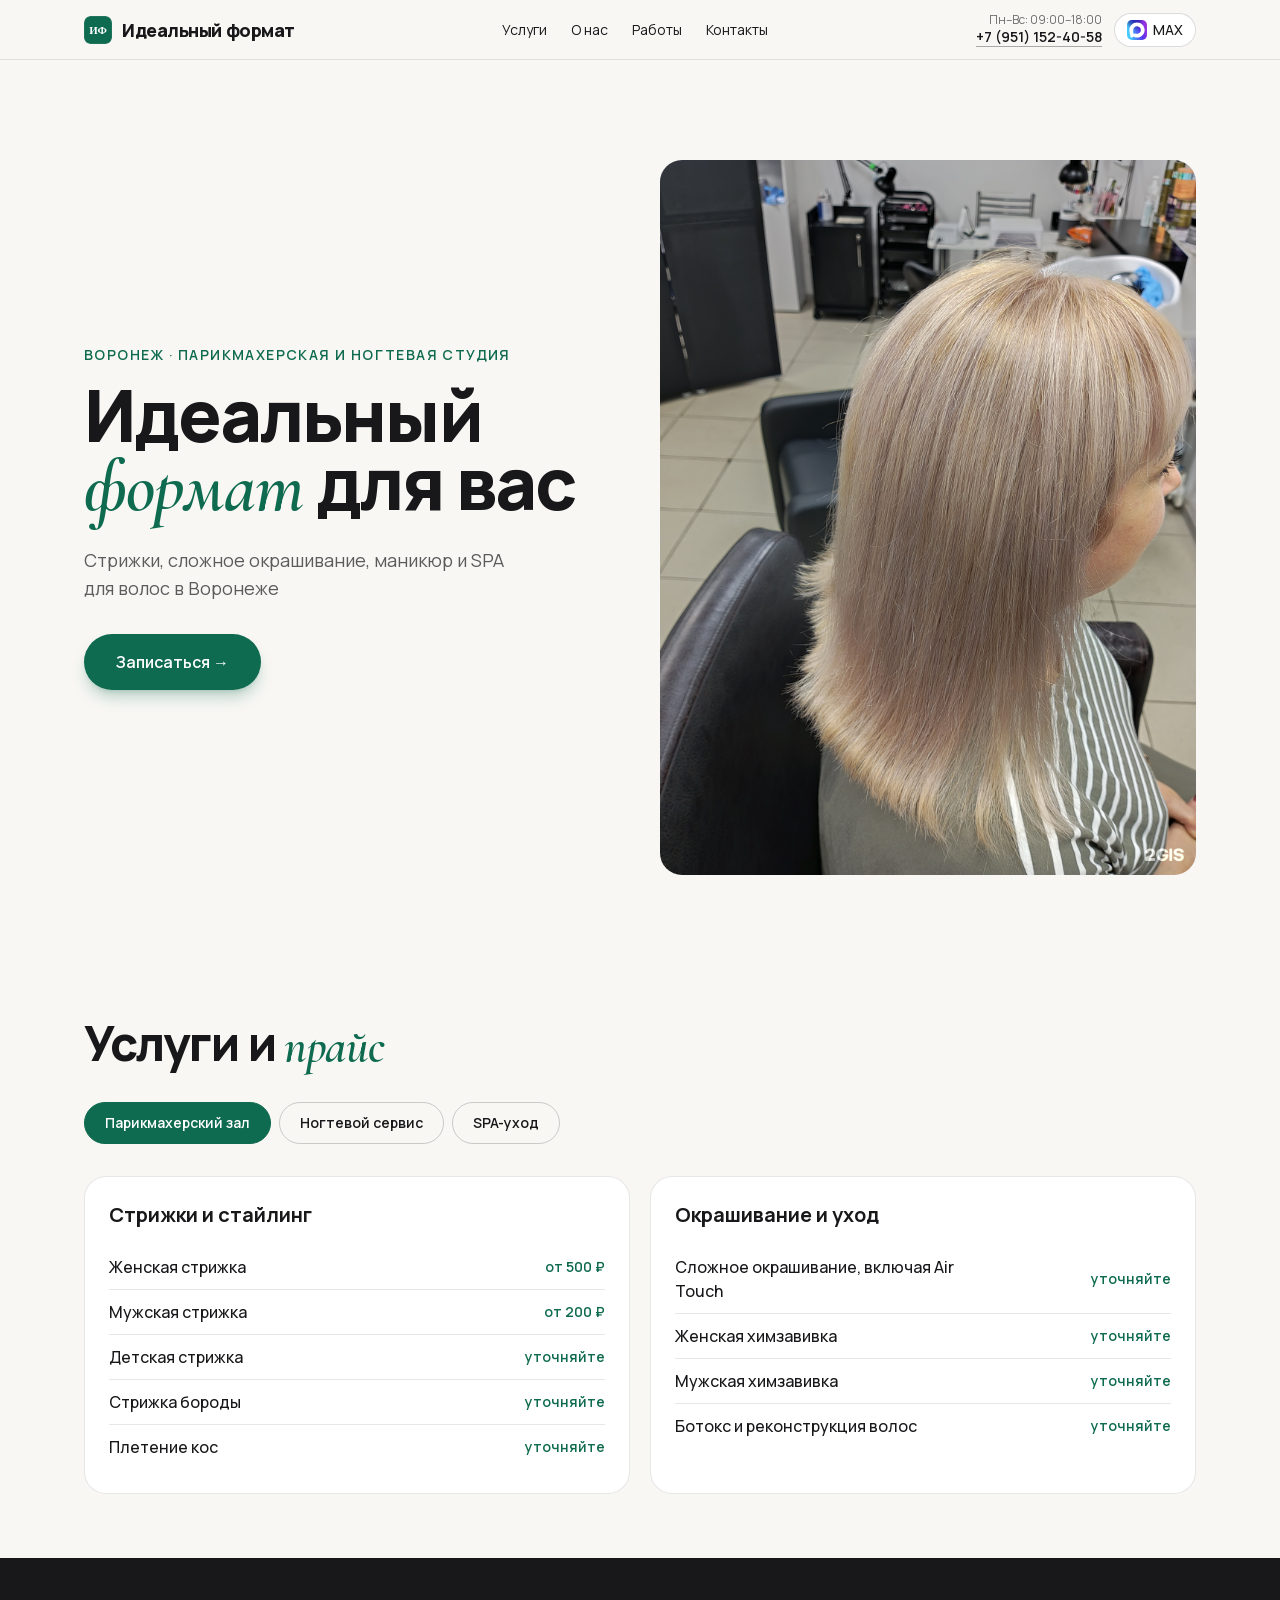
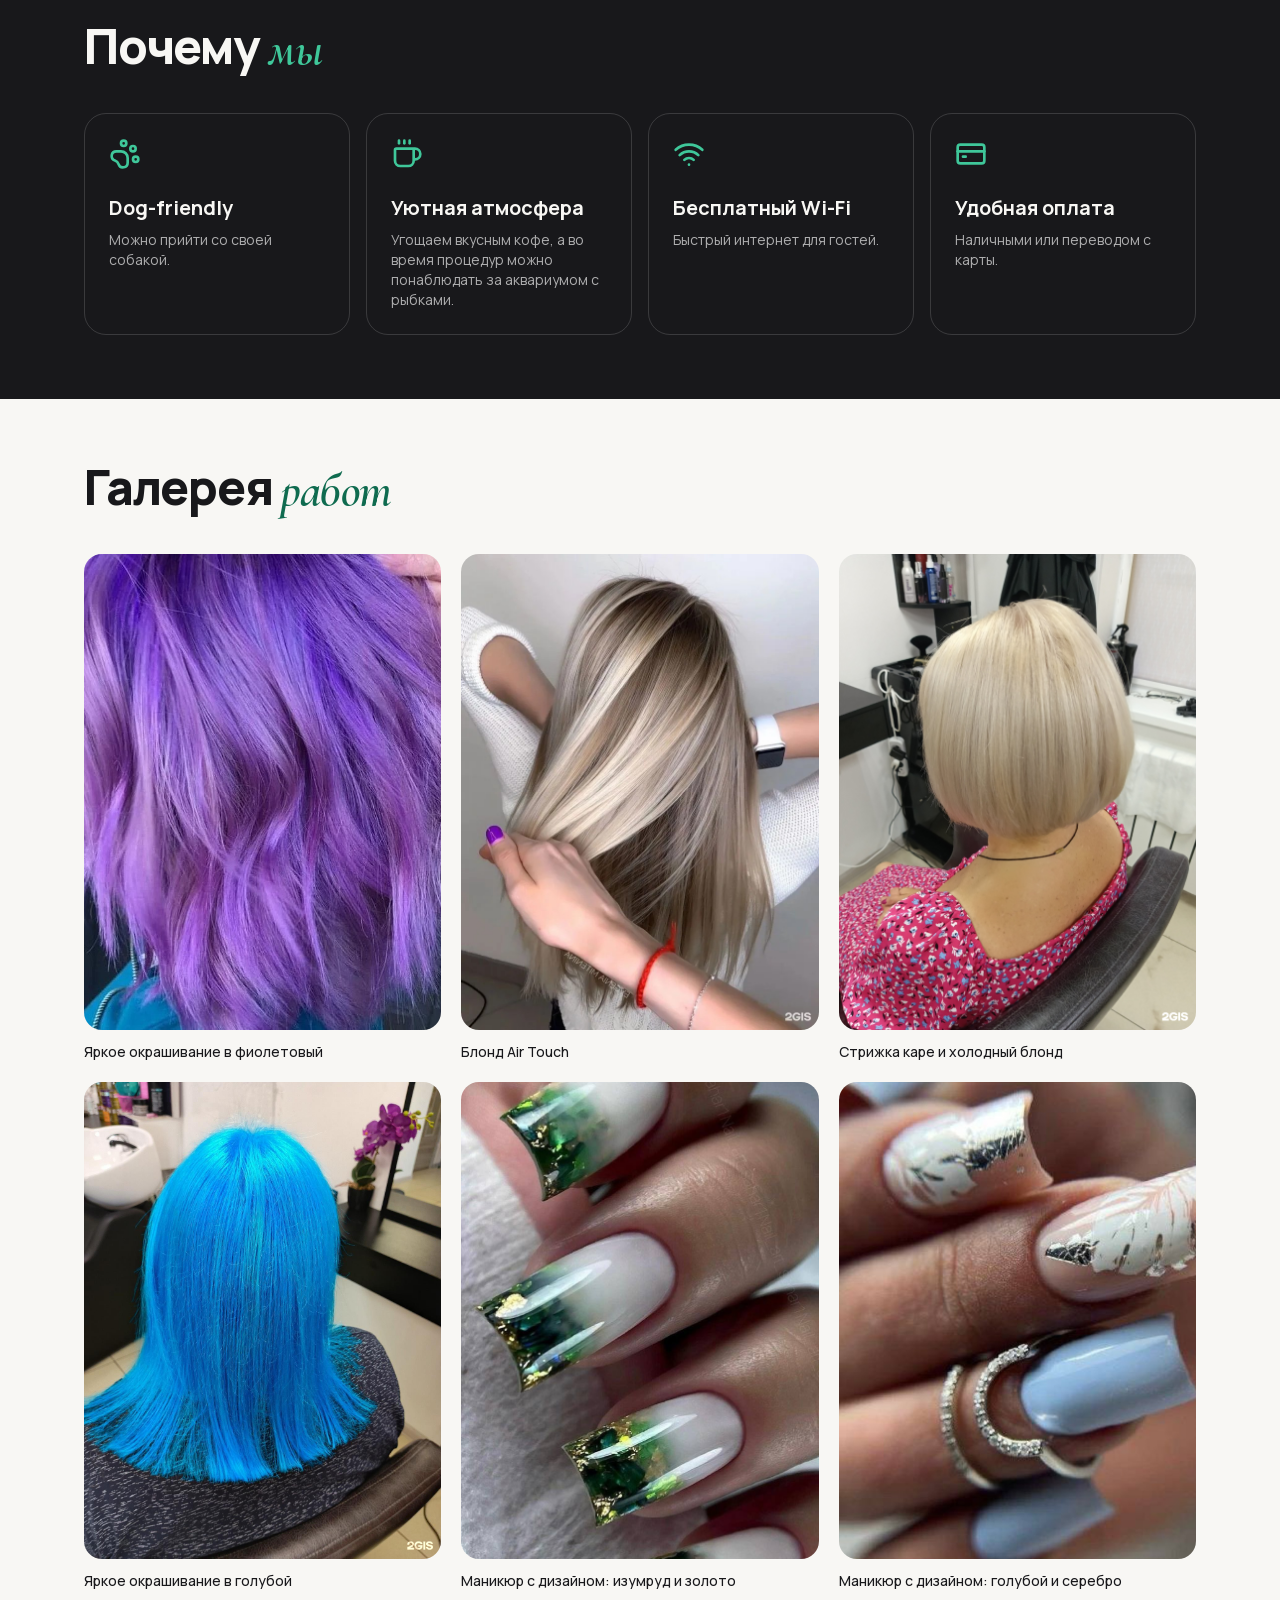
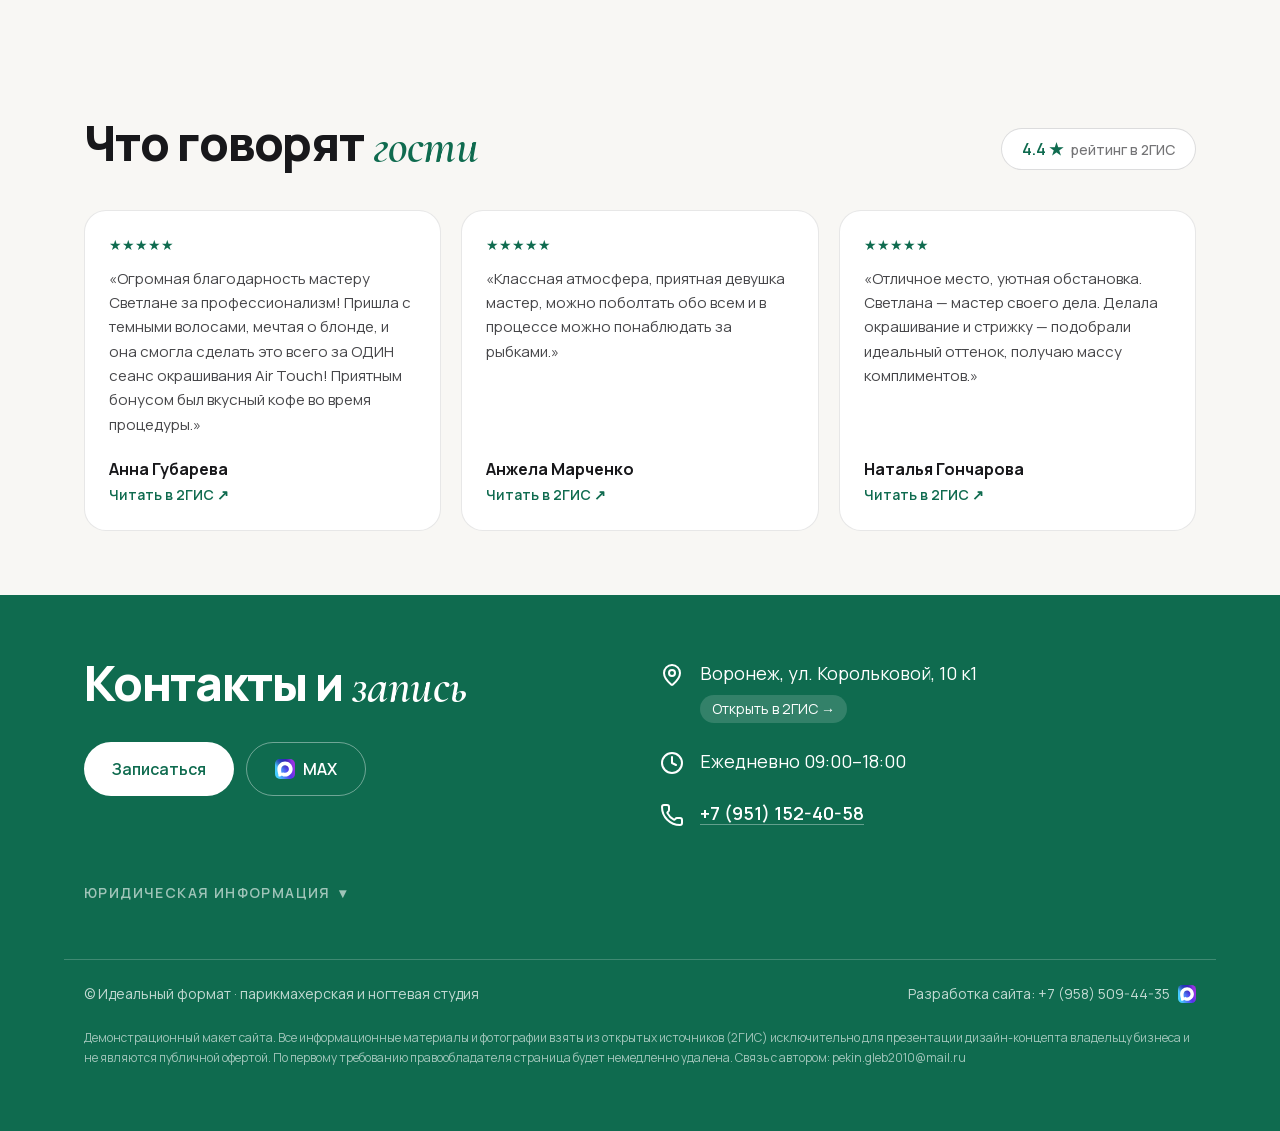
<file: ideal-format-vrn/index.html>
<!DOCTYPE html><html lang="ru" class="scroll-smooth"><head><meta charSet="utf-8"/><meta name="viewport" content="width=device-width, initial-scale=1"/><link rel="preload" href="/ideal-format-vrn/_next/static/media/01d6212a423b17a1-s.p.1pvupmngxrt5z.woff2" as="font" crossorigin="" type="font/woff2"/><link rel="preload" href="/ideal-format-vrn/_next/static/media/276a8f4fe816cb6b-s.p.2v2sz4qlut9s1.woff2" as="font" crossorigin="" type="font/woff2"/><link rel="preload" href="/ideal-format-vrn/_next/static/media/82450a180bcad83c-s.p.0p-wng2nn8o-p.woff2" as="font" crossorigin="" type="font/woff2"/><link rel="preload" href="/ideal-format-vrn/_next/static/media/932d3869cac5e2f5-s.p.2cu8l7zf4s4ec.woff2" as="font" crossorigin="" type="font/woff2"/><link rel="preload" href="/ideal-format-vrn/icon.svg" as="image"/><link rel="preload" href="/ideal-format-vrn/images/max-logo.svg" as="image"/><link rel="preload" href="/ideal-format-vrn/images/hero.jpg" as="image"/><link rel="stylesheet" href="/ideal-format-vrn/_next/static/chunks/2basgmtsc7trg.css" data-precedence="next"/><link rel="preload" as="script" fetchPriority="low" href="/ideal-format-vrn/_next/static/chunks/0j1we3cwg31qe.js"/><script src="/ideal-format-vrn/_next/static/chunks/0-brmv4k6gju8.js" async=""></script><script src="/ideal-format-vrn/_next/static/chunks/39_j1bdzreq0m.js" async=""></script><script src="/ideal-format-vrn/_next/static/chunks/turbopack-0bdkbd_-kso6m.js" async=""></script><script src="/ideal-format-vrn/_next/static/chunks/3qfy96eoyh-ek.js" async=""></script><script src="/ideal-format-vrn/_next/static/chunks/26eu5t173dtdo.js" async=""></script><meta name="theme-color" content="#F8F7F4"/><meta name="color-scheme" content="light"/><title>Идеальный формат — парикмахерская и ногтевая студия в Воронеже</title><meta name="description" content="Стрижки, сложное окрашивание, маникюр и SPA для волос в Воронеже. ул. Корольковой, 10 к1. Ежедневно 09:00–18:00."/><link rel="icon" href="/ideal-format-vrn/icon.svg" type="image/svg+xml"/><meta name="next-size-adjust" content=""/><script src="/ideal-format-vrn/_next/static/chunks/0cz1d0mv5g_q7.js" noModule=""></script></head><body class="AkYr1W_className I4gArG_variable bg-[#F8F7F4] text-[#18181B] antialiased"><div hidden=""><!--$--><!--/$--></div><header class="fixed top-0 left-0 right-0 z-50 border-b border-[#18181B]/10 bg-[#F8F7F4] pt-[env(safe-area-inset-top)]"><div class="mx-auto flex max-w-6xl items-center justify-between gap-1.5 px-3 py-2 sm:gap-4 sm:px-5 sm:py-3"><a href="#" class="flex min-w-0 shrink items-center gap-2 whitespace-nowrap text-sm font-extrabold tracking-tight sm:gap-2.5 sm:text-base md:text-lg"><img src="/ideal-format-vrn/icon.svg" alt="" width="28" height="28" class="size-6 shrink-0 rounded-[5px] sm:size-7 sm:rounded-[6px]"/>Идеальный формат</a><nav aria-label="Основная навигация" class="hidden gap-6 text-sm md:flex"><a href="#services" class="transition hover:text-[#0F6B4F]">Услуги</a><a href="#why" class="transition hover:text-[#0F6B4F]">О нас</a><a href="#gallery" class="transition hover:text-[#0F6B4F]">Работы</a><a href="#contacts" class="transition hover:text-[#0F6B4F]">Контакты</a></nav><div class="flex min-w-0 items-center gap-1.5 sm:gap-3"><div class="hidden text-right text-xs leading-tight lg:block"><span class="text-[#18181B]/60">Пн–Вс: 09:00–18:00</span><a href="tel:+79511524058" class="block text-sm font-semibold">+7 (951) 152-40-58</a></div><a href="tel:+79511524058" class="whitespace-nowrap text-xs font-semibold sm:hidden" aria-label="Позвонить function(){throw Error(&quot;Attempted to call PHONE() from the server but PHONE is on the client. It&#x27;s not possible to invoke a client function from the server, it can only be rendered as a Component or passed to props of a Client Component.&quot;)}">Позвонить</a><button type="button" class="inline-flex shrink-0 items-center gap-1 whitespace-nowrap rounded-full border border-[#18181B]/15 bg-white px-2 py-1 text-xs font-medium transition hover:border-[#18181B] sm:gap-1.5 sm:px-3 sm:py-1.5 sm:text-sm "><img src="/ideal-format-vrn/images/max-logo.svg" alt="" width="20" height="20" class="size-[18px] shrink-0 sm:size-5"/>MAX</button></div></div><nav aria-label="Быстрые ссылки" class="flex justify-center gap-5 border-t border-[#18181B]/10 py-2 text-sm md:hidden"><a href="#services">Услуги</a><a href="#why">О нас</a><a href="#gallery">Работы</a><a href="#contacts">Контакты</a></nav></header><main class="pt-28 md:pt-20"><section class="mx-auto grid max-w-6xl items-center gap-10 px-5 py-12 md:grid-cols-2 md:py-20"><div><p class="mb-4 text-sm font-semibold uppercase tracking-widest text-[#0F6B4F]">Воронеж · Парикмахерская и ногтевая студия</p><h1 class="text-balance text-5xl font-extrabold leading-[0.95] tracking-tight sm:text-6xl lg:text-7xl">Идеальный <span class="accent-serif text-[#0F6B4F]">формат</span> для вас</h1><p class="mt-6 max-w-md text-lg text-[#18181B]/70">Стрижки, сложное окрашивание, маникюр и SPA для волос в Воронеже</p><button type="button" class="mt-8 rounded-full bg-[#0F6B4F] px-8 py-4 font-semibold text-white shadow-lg shadow-[#0F6B4F]/25 transition hover:-translate-y-0.5 hover:bg-[#0B5540]">Записаться →</button></div><div class="mx-auto w-full max-w-sm overflow-hidden rounded-3xl md:max-w-none"><img src="/ideal-format-vrn/images/hero.jpg" alt="Результат окрашивания и стрижки в студии «Идеальный формат»" class="aspect-[3/4] w-full object-cover"/></div></section><section id="services" class="mx-auto max-w-6xl scroll-mt-28 px-5 py-16"><h2 class="text-4xl font-extrabold tracking-tight sm:text-5xl">Услуги и <span class="accent-serif text-[#0F6B4F]">прайс</span></h2><div role="tablist" aria-label="Категории услуг" class="mt-8 flex flex-wrap gap-2"><button role="tab" id="tab-hair" aria-selected="true" aria-controls="services-panel" class="rounded-full border px-5 py-2.5 text-sm font-semibold transition border-[#0F6B4F] bg-[#0F6B4F] text-white">Парикмахерский зал</button><button role="tab" id="tab-nails" aria-selected="false" aria-controls="services-panel" class="rounded-full border px-5 py-2.5 text-sm font-semibold transition border-[#18181B]/20 hover:border-[#18181B]">Ногтевой сервис</button><button role="tab" id="tab-spa" aria-selected="false" aria-controls="services-panel" class="rounded-full border px-5 py-2.5 text-sm font-semibold transition border-[#18181B]/20 hover:border-[#18181B]">SPA-уход</button></div><div id="services-panel" role="tabpanel" aria-labelledby="tab-hair" class="mt-8 grid gap-5 md:grid-cols-2"><article class="min-w-0 rounded-3xl border border-[#18181B]/10 bg-white p-5 sm:p-6"><h3 class="text-xl font-bold">Стрижки и стайлинг</h3><ul class="mt-4"><li class="group border-t border-[#18181B]/10 first:border-t-0"><div class="flex items-center justify-between gap-4 py-2.5"><span class="min-w-0 break-words font-medium">Женская стрижка</span><span class="ml-auto flex shrink-0 items-center gap-2 text-xs sm:gap-3 sm:text-sm"><button type="button" class="text-xs font-semibold text-[#0F6B4F] opacity-100 transition focus-visible:opacity-100 sm:text-sm md:opacity-0 md:group-hover:opacity-100">Записаться →</button><span class="ml-auto shrink-0 whitespace-nowrap font-semibold text-[#0F6B4F]">от 500 ₽</span></span></div></li><li class="group border-t border-[#18181B]/10 first:border-t-0"><div class="flex items-center justify-between gap-4 py-2.5"><span class="min-w-0 break-words font-medium">Мужская стрижка</span><span class="ml-auto flex shrink-0 items-center gap-2 text-xs sm:gap-3 sm:text-sm"><button type="button" class="text-xs font-semibold text-[#0F6B4F] opacity-100 transition focus-visible:opacity-100 sm:text-sm md:opacity-0 md:group-hover:opacity-100">Записаться →</button><span class="ml-auto shrink-0 whitespace-nowrap font-semibold text-[#0F6B4F]">от 200 ₽</span></span></div></li><li class="group border-t border-[#18181B]/10 first:border-t-0"><div class="flex items-center justify-between gap-4 py-2.5"><span class="min-w-0 break-words font-medium">Детская стрижка</span><span class="ml-auto flex shrink-0 items-center gap-2 text-xs sm:gap-3 sm:text-sm"><button type="button" class="text-xs font-semibold text-[#0F6B4F] opacity-100 transition focus-visible:opacity-100 sm:text-sm md:opacity-0 md:group-hover:opacity-100">Записаться →</button><span class="ml-auto shrink-0 whitespace-nowrap font-semibold text-[#0F6B4F]">уточняйте</span></span></div></li><li class="group border-t border-[#18181B]/10 first:border-t-0"><div class="flex items-center justify-between gap-4 py-2.5"><span class="min-w-0 break-words font-medium">Стрижка бороды</span><span class="ml-auto flex shrink-0 items-center gap-2 text-xs sm:gap-3 sm:text-sm"><button type="button" class="text-xs font-semibold text-[#0F6B4F] opacity-100 transition focus-visible:opacity-100 sm:text-sm md:opacity-0 md:group-hover:opacity-100">Записаться →</button><span class="ml-auto shrink-0 whitespace-nowrap font-semibold text-[#0F6B4F]">уточняйте</span></span></div></li><li class="group border-t border-[#18181B]/10 first:border-t-0"><div class="flex items-center justify-between gap-4 py-2.5"><span class="min-w-0 break-words font-medium">Плетение кос</span><span class="ml-auto flex shrink-0 items-center gap-2 text-xs sm:gap-3 sm:text-sm"><button type="button" class="text-xs font-semibold text-[#0F6B4F] opacity-100 transition focus-visible:opacity-100 sm:text-sm md:opacity-0 md:group-hover:opacity-100">Записаться →</button><span class="ml-auto shrink-0 whitespace-nowrap font-semibold text-[#0F6B4F]">уточняйте</span></span></div></li></ul></article><article class="min-w-0 rounded-3xl border border-[#18181B]/10 bg-white p-5 sm:p-6"><h3 class="text-xl font-bold">Окрашивание и уход</h3><ul class="mt-4"><li class="group border-t border-[#18181B]/10 first:border-t-0"><div class="flex items-center justify-between gap-4 py-2.5"><span class="min-w-0 break-words font-medium">Сложное окрашивание, включая Air Touch</span><span class="ml-auto flex shrink-0 items-center gap-2 text-xs sm:gap-3 sm:text-sm"><button type="button" class="text-xs font-semibold text-[#0F6B4F] opacity-100 transition focus-visible:opacity-100 sm:text-sm md:opacity-0 md:group-hover:opacity-100">Записаться →</button><span class="ml-auto shrink-0 whitespace-nowrap font-semibold text-[#0F6B4F]">уточняйте</span></span></div></li><li class="group border-t border-[#18181B]/10 first:border-t-0"><div class="flex items-center justify-between gap-4 py-2.5"><span class="min-w-0 break-words font-medium">Женская химзавивка</span><span class="ml-auto flex shrink-0 items-center gap-2 text-xs sm:gap-3 sm:text-sm"><button type="button" class="text-xs font-semibold text-[#0F6B4F] opacity-100 transition focus-visible:opacity-100 sm:text-sm md:opacity-0 md:group-hover:opacity-100">Записаться →</button><span class="ml-auto shrink-0 whitespace-nowrap font-semibold text-[#0F6B4F]">уточняйте</span></span></div></li><li class="group border-t border-[#18181B]/10 first:border-t-0"><div class="flex items-center justify-between gap-4 py-2.5"><span class="min-w-0 break-words font-medium">Мужская химзавивка</span><span class="ml-auto flex shrink-0 items-center gap-2 text-xs sm:gap-3 sm:text-sm"><button type="button" class="text-xs font-semibold text-[#0F6B4F] opacity-100 transition focus-visible:opacity-100 sm:text-sm md:opacity-0 md:group-hover:opacity-100">Записаться →</button><span class="ml-auto shrink-0 whitespace-nowrap font-semibold text-[#0F6B4F]">уточняйте</span></span></div></li><li class="group border-t border-[#18181B]/10 first:border-t-0"><div class="flex items-center justify-between gap-4 py-2.5"><span class="min-w-0 break-words font-medium">Ботокс и реконструкция волос</span><span class="ml-auto flex shrink-0 items-center gap-2 text-xs sm:gap-3 sm:text-sm"><button type="button" class="text-xs font-semibold text-[#0F6B4F] opacity-100 transition focus-visible:opacity-100 sm:text-sm md:opacity-0 md:group-hover:opacity-100">Записаться →</button><span class="ml-auto shrink-0 whitespace-nowrap font-semibold text-[#0F6B4F]">уточняйте</span></span></div></li></ul></article></div></section><section id="why" class="scroll-mt-28 bg-[#18181B] py-16 text-[#F8F7F4]"><div class="mx-auto max-w-6xl px-5"><h2 class="text-4xl font-extrabold tracking-tight sm:text-5xl">Почему <span class="accent-serif text-[#3FC79A]">мы</span></h2><div class="mt-10 grid gap-4 sm:grid-cols-2 lg:grid-cols-4"><article class="rounded-3xl border border-white/15 p-6"><svg xmlns="http://www.w3.org/2000/svg" width="24" height="24" viewBox="0 0 24 24" fill="none" stroke="currentColor" stroke-width="2" stroke-linecap="round" stroke-linejoin="round" class="lucide lucide-paw-print size-8 text-[#3FC79A]" aria-hidden="true"><circle cx="11" cy="4" r="2"></circle><circle cx="18" cy="8" r="2"></circle><circle cx="20" cy="16" r="2"></circle><path d="M9 10a5 5 0 0 1 5 5v3.5a3.5 3.5 0 0 1-6.84 1.045Q6.52 17.48 4.46 16.84A3.5 3.5 0 0 1 5.5 10Z"></path></svg><h3 class="mt-6 text-xl font-bold">Dog-friendly</h3><p class="mt-2 text-sm text-white/65">Можно прийти со своей собакой.</p></article><article class="rounded-3xl border border-white/15 p-6"><svg xmlns="http://www.w3.org/2000/svg" width="24" height="24" viewBox="0 0 24 24" fill="none" stroke="currentColor" stroke-width="2" stroke-linecap="round" stroke-linejoin="round" class="lucide lucide-coffee size-8 text-[#3FC79A]" aria-hidden="true"><path d="M10 2v2"></path><path d="M14 2v2"></path><path d="M16 8a1 1 0 0 1 1 1v8a4 4 0 0 1-4 4H7a4 4 0 0 1-4-4V9a1 1 0 0 1 1-1h14a4 4 0 1 1 0 8h-1"></path><path d="M6 2v2"></path></svg><h3 class="mt-6 text-xl font-bold">Уютная атмосфера</h3><p class="mt-2 text-sm text-white/65">Угощаем вкусным кофе, а во время процедур можно понаблюдать за аквариумом с рыбками.</p></article><article class="rounded-3xl border border-white/15 p-6"><svg xmlns="http://www.w3.org/2000/svg" width="24" height="24" viewBox="0 0 24 24" fill="none" stroke="currentColor" stroke-width="2" stroke-linecap="round" stroke-linejoin="round" class="lucide lucide-wifi size-8 text-[#3FC79A]" aria-hidden="true"><path d="M12 20h.01"></path><path d="M2 8.82a15 15 0 0 1 20 0"></path><path d="M5 12.859a10 10 0 0 1 14 0"></path><path d="M8.5 16.429a5 5 0 0 1 7 0"></path></svg><h3 class="mt-6 text-xl font-bold">Бесплатный Wi-Fi</h3><p class="mt-2 text-sm text-white/65">Быстрый интернет для гостей.</p></article><article class="rounded-3xl border border-white/15 p-6"><svg xmlns="http://www.w3.org/2000/svg" width="24" height="24" viewBox="0 0 24 24" fill="none" stroke="currentColor" stroke-width="2" stroke-linecap="round" stroke-linejoin="round" class="lucide lucide-credit-card size-8 text-[#3FC79A]" aria-hidden="true"><rect width="20" height="14" x="2" y="5" rx="2"></rect><line x1="2" x2="22" y1="10" y2="10"></line><path d="M6 14h2"></path></svg><h3 class="mt-6 text-xl font-bold">Удобная оплата</h3><p class="mt-2 text-sm text-white/65">Наличными или переводом с карты.</p></article></div></div></section><section id="gallery" class="mx-auto max-w-6xl scroll-mt-28 px-5 py-16"><h2 class="text-4xl font-extrabold tracking-tight sm:text-5xl">Галерея <span class="accent-serif text-[#0F6B4F]">работ</span></h2><div class="mt-10 grid grid-cols-2 gap-3 sm:gap-5 lg:grid-cols-3"><figure><div class="overflow-hidden rounded-2xl"><img src="/ideal-format-vrn/images/work-1.jpg" alt="Волосы, окрашенные в фиолетовые оттенки" loading="lazy" class="aspect-[3/4] w-full object-cover transition duration-500 hover:scale-105"/></div><figcaption class="mt-3 text-sm font-medium">Яркое окрашивание в фиолетовый</figcaption></figure><figure><div class="overflow-hidden rounded-2xl"><img src="/ideal-format-vrn/images/work-2.jpg" alt="Длинные волосы, окрашенные в технике Air Touch" loading="lazy" class="aspect-[3/4] w-full object-cover transition duration-500 hover:scale-105"/></div><figcaption class="mt-3 text-sm font-medium">Блонд Air Touch</figcaption></figure><figure><div class="overflow-hidden rounded-2xl"><img src="/ideal-format-vrn/images/work-3.jpg" alt="Стрижка каре в платиновом блонде" loading="lazy" class="aspect-[3/4] w-full object-cover transition duration-500 hover:scale-105"/></div><figcaption class="mt-3 text-sm font-medium">Стрижка каре и холодный блонд</figcaption></figure><figure><div class="overflow-hidden rounded-2xl"><img src="/ideal-format-vrn/images/work-4.jpg" alt="Волосы, окрашенные в насыщенный голубой" loading="lazy" class="aspect-[3/4] w-full object-cover transition duration-500 hover:scale-105"/></div><figcaption class="mt-3 text-sm font-medium">Яркое окрашивание в голубой</figcaption></figure><figure><div class="overflow-hidden rounded-2xl"><img src="/ideal-format-vrn/images/work-5.jpg" alt="Маникюр с зелёным градиентом и золотой фольгой" loading="lazy" class="aspect-[3/4] w-full object-cover transition duration-500 hover:scale-105"/></div><figcaption class="mt-3 text-sm font-medium">Маникюр с дизайном: изумруд и золото</figcaption></figure><figure><div class="overflow-hidden rounded-2xl"><img src="/ideal-format-vrn/images/work-6.jpg" alt="Голубой маникюр с серебряной фольгой" loading="lazy" class="aspect-[3/4] w-full object-cover transition duration-500 hover:scale-105"/></div><figcaption class="mt-3 text-sm font-medium">Маникюр с дизайном: голубой и серебро</figcaption></figure></div></section><section id="reviews" class="mx-auto max-w-6xl scroll-mt-28 px-5 py-16"><div class="flex flex-wrap items-end justify-between gap-5"><h2 class="text-4xl font-extrabold tracking-tight sm:text-5xl">Что говорят <span class="accent-serif text-[#0F6B4F]">гости</span></h2><p class="rounded-full border border-[#18181B]/15 bg-white px-5 py-2 font-semibold"><span class="text-[#0F6B4F]">4.4 ★</span><span class="ml-2 text-sm font-medium text-[#18181B]/60">рейтинг в 2ГИС</span></p></div><div class="mt-10 grid gap-5 md:grid-cols-3"><article class="relative flex flex-col rounded-3xl border border-[#18181B]/10 bg-white p-6 transition hover:border-[#0F6B4F]"><p class="text-sm text-[#0F6B4F]" aria-label="Оценка отзыва">★★★★★</p><blockquote class="mt-3 flex-1 text-[15px] leading-relaxed text-[#18181B]/80">«<!-- -->Огромная благодарность мастеру Светлане за профессионализм! Пришла с темными волосами, мечтая о блонде, и она смогла сделать это всего за ОДИН сеанс окрашивания Air Touch! Приятным бонусом был вкусный кофе во время процедуры.<!-- -->»</blockquote><footer class="mt-5"><p class="font-bold">Анна Губарева</p><a href="https://2gis.ru/reviews/70000001098636297/review/190710007" target="_blank" rel="noopener noreferrer" class="mt-1 inline-block text-sm font-semibold text-[#0F6B4F] after:absolute after:inset-0 after:content-[&#x27;&#x27;]">Читать в 2ГИС ↗</a></footer></article><article class="relative flex flex-col rounded-3xl border border-[#18181B]/10 bg-white p-6 transition hover:border-[#0F6B4F]"><p class="text-sm text-[#0F6B4F]" aria-label="Оценка отзыва">★★★★★</p><blockquote class="mt-3 flex-1 text-[15px] leading-relaxed text-[#18181B]/80">«<!-- -->Классная атмосфера, приятная девушка мастер, можно поболтать обо всем и в процессе можно понаблюдать за рыбками.<!-- -->»</blockquote><footer class="mt-5"><p class="font-bold">Анжела Марченко</p><a href="https://2gis.ru/reviews/70000001098636297/review/144434766" target="_blank" rel="noopener noreferrer" class="mt-1 inline-block text-sm font-semibold text-[#0F6B4F] after:absolute after:inset-0 after:content-[&#x27;&#x27;]">Читать в 2ГИС ↗</a></footer></article><article class="relative flex flex-col rounded-3xl border border-[#18181B]/10 bg-white p-6 transition hover:border-[#0F6B4F]"><p class="text-sm text-[#0F6B4F]" aria-label="Оценка отзыва">★★★★★</p><blockquote class="mt-3 flex-1 text-[15px] leading-relaxed text-[#18181B]/80">«<!-- -->Отличное место, уютная обстановка. Светлана — мастер своего дела. Делала окрашивание и стрижку — подобрали идеальный оттенок, получаю массу комплиментов.<!-- -->»</blockquote><footer class="mt-5"><p class="font-bold">Наталья Гончарова</p><a href="https://2gis.ru/reviews/70000001098636297/review/143014750" target="_blank" rel="noopener noreferrer" class="mt-1 inline-block text-sm font-semibold text-[#0F6B4F] after:absolute after:inset-0 after:content-[&#x27;&#x27;]">Читать в 2ГИС ↗</a></footer></article></div></section><section id="contacts" class="scroll-mt-28 bg-[#0F6B4F] py-16 text-white"><div class="mx-auto grid max-w-6xl gap-10 px-5 md:grid-cols-2"><div><h2 class="text-4xl font-extrabold tracking-tight sm:text-5xl">Контакты и <span class="accent-serif">запись</span></h2><div class="mt-8 flex flex-wrap gap-3"><button type="button" class="rounded-full bg-white px-7 py-3.5 font-semibold text-[#0F6B4F] transition hover:bg-[#F8F7F4]">Записаться</button><button type="button" class="inline-flex items-center gap-2 rounded-full border border-white/40 px-7 py-3.5 font-semibold transition hover:bg-white/10"><img src="/ideal-format-vrn/images/max-logo.svg" alt="" width="20" height="20" class="size-5"/>MAX</button></div></div><ul class="space-y-6 text-lg"><li class="flex gap-4"><svg xmlns="http://www.w3.org/2000/svg" width="24" height="24" viewBox="0 0 24 24" fill="none" stroke="currentColor" stroke-width="2" stroke-linecap="round" stroke-linejoin="round" class="lucide lucide-map-pin mt-1 size-6 shrink-0" aria-hidden="true"><path d="M20 10c0 4.993-5.539 10.193-7.399 11.799a1 1 0 0 1-1.202 0C9.539 20.193 4 14.993 4 10a8 8 0 0 1 16 0"></path><circle cx="12" cy="10" r="3"></circle></svg><a href="https://2gis.ru/voronezh/firm/70000001098636297/39.246404%2C51.593435?m=39.24738%2C51.593207%2F18" target="_blank" rel="noopener noreferrer" class="group block">Воронеж, ул. Корольковой, 10 к1<span class="mt-2 block w-fit rounded-full bg-white/15 px-3 py-1 text-sm transition group-hover:bg-white/25">Открыть в 2ГИС →</span></a></li><li class="flex gap-4"><svg xmlns="http://www.w3.org/2000/svg" width="24" height="24" viewBox="0 0 24 24" fill="none" stroke="currentColor" stroke-width="2" stroke-linecap="round" stroke-linejoin="round" class="lucide lucide-clock mt-1 size-6 shrink-0" aria-hidden="true"><circle cx="12" cy="12" r="10"></circle><path d="M12 6v6l4 2"></path></svg>Ежедневно 09:00–18:00</li><li class="flex gap-4"><svg xmlns="http://www.w3.org/2000/svg" width="24" height="24" viewBox="0 0 24 24" fill="none" stroke="currentColor" stroke-width="2" stroke-linecap="round" stroke-linejoin="round" class="lucide lucide-phone mt-1 size-6 shrink-0" aria-hidden="true"><path d="M13.832 16.568a1 1 0 0 0 1.213-.303l.355-.465A2 2 0 0 1 17 15h3a2 2 0 0 1 2 2v3a2 2 0 0 1-2 2A18 18 0 0 1 2 4a2 2 0 0 1 2-2h3a2 2 0 0 1 2 2v3a2 2 0 0 1-.8 1.6l-.468.351a1 1 0 0 0-.292 1.233 14 14 0 0 0 6.392 6.384"></path></svg><a href="tel:+79511524058" class="font-semibold">+7 (951) 152-40-58</a></li></ul></div><div class="mx-auto mt-14 max-w-6xl px-5"><details class="group"><summary class="flex w-fit cursor-pointer list-none items-center gap-2 text-sm font-semibold uppercase tracking-widest text-white/60 transition hover:text-white [&amp;::-webkit-details-marker]:hidden">Юридическая информация<span aria-hidden="true" class="transition group-open:rotate-180">▾</span></summary><dl class="mt-4 grid gap-x-8 gap-y-2 text-sm sm:grid-cols-2"><div class="flex flex-wrap gap-x-2"><dt class="text-white/60">Индивидуальный предприниматель<!-- -->:</dt><dd>Сообщите данные автору сайта</dd></div><div class="flex flex-wrap gap-x-2"><dt class="text-white/60">ИНН<!-- -->:</dt><dd>Сообщите данные автору сайта</dd></div><div class="flex flex-wrap gap-x-2"><dt class="text-white/60">ОГРНИП<!-- -->:</dt><dd>Сообщите данные автору сайта</dd></div><div class="flex flex-wrap gap-x-2"><dt class="text-white/60">Расчётный счёт<!-- -->:</dt><dd>Сообщите данные автору сайта</dd></div><div class="flex flex-wrap gap-x-2"><dt class="text-white/60">Банк<!-- -->:</dt><dd>Сообщите данные автору сайта</dd></div><div class="flex flex-wrap gap-x-2"><dt class="text-white/60">БИК банка<!-- -->:</dt><dd>Сообщите данные автору сайта</dd></div><div class="flex flex-wrap gap-x-2"><dt class="text-white/60">Корреспондентский счёт<!-- -->:</dt><dd>Сообщите данные автору сайта</dd></div><div class="flex flex-wrap gap-x-2"><dt class="text-white/60">ИНН банка<!-- -->:</dt><dd>Сообщите данные автору сайта</dd></div><div class="flex flex-wrap gap-x-2"><dt class="text-white/60">КПП банка<!-- -->:</dt><dd>Сообщите данные автору сайта</dd></div></dl></details></div><footer class="mx-auto mt-14 flex max-w-6xl flex-col gap-3 border-t border-white/20 px-5 pt-6 text-sm text-white/75 sm:flex-row sm:items-center sm:justify-between"><p>© Идеальный формат · парикмахерская и ногтевая студия</p><a href="https://max.ru/u/f9LHodD0cOIJwdT5l_j9BxblxJVJBxefEtRhXj9S5n9MUnpURbA4HJ3-W7Y" target="_blank" rel="noopener noreferrer" class="inline-flex w-fit items-center gap-2 whitespace-nowrap text-xs underline-offset-4 transition hover:text-white hover:underline sm:text-sm"><span>Разработка сайта: +7 (958) 509-44-35</span><img src="/ideal-format-vrn/images/max-logo.svg" alt="MAX" width="18" height="18" class="h-[18px] w-[18px] shrink-0 object-contain"/></a></footer><p class="mx-auto mt-6 max-w-6xl px-5 text-xs leading-relaxed text-white/60">Демонстрационный макет сайта. Все информационные материалы и фотографии взяты из открытых источников (2ГИС) исключительно для презентации дизайн-концепта владельцу бизнеса и не являются публичной офертой. По первому требованию правообладателя страница будет немедленно удалена. Связь с автором: pekin.gleb2010@mail.ru</p></section></main><div role="status" aria-live="polite" class="fixed inset-x-4 bottom-6 z-50 mx-auto max-w-md rounded-full bg-[#18181B] px-6 py-3 text-center text-sm text-white shadow-xl transition-all duration-300 pointer-events-none translate-y-4 opacity-0"></div><!--$--><!--/$--><script id="_R_">(globalThis["TURBOPACK"] || (globalThis["TURBOPACK"] = [])).push({"otherChunks":["static/chunks/0j1we3cwg31qe.js","static/chunks/0-brmv4k6gju8.js","static/chunks/39_j1bdzreq0m.js"],"runtimeModuleIds":[94553]});</script><script src="/ideal-format-vrn/_next/static/chunks/0j1we3cwg31qe.js" async=""></script><script>(self.__next_f=self.__next_f||[]).push([0])</script><script>self.__next_f.push([1,"1:\"$Sreact.fragment\"\n2:\"/ideal-format-vrn/_next/static/chunks/3qfy96eoyh-ek.js\"\n3:I[39756,[\"$2\"],\"default\"]\n4:I[37457,[\"$2\"],\"default\"]\n6:\"/ideal-format-vrn/_next/static/chunks/26eu5t173dtdo.js\"\n7:I[50070,[\"$2\",\"$6\"],\"PHONE_HREF\"]\n8:I[50070,[\"$2\",\"$6\"],\"PHONE\"]\n9:I[50070,[\"$2\",\"$6\"],\"BookButton\"]\nf:\"ViewportBoundary\"\n10:I[97367,[\"$2\"],\"$f\"]\n12:\"MetadataBoundary\"\n13:I[97367,[\"$2\"],\"$12\"]\n14:\"$Sreact.suspense\"\n16:I[68027,[\"$2\"],\"default\",1]\n:HL[\"/ideal-format-vrn/_next/static/chunks/2basgmtsc7trg.css\",\"style\"]\n:HL[\"/ideal-format-vrn/_next/static/media/01d6212a423b17a1-s.p.1pvupmngxrt5z.woff2\",\"font\",{\"crossOrigin\":\"\",\"type\":\"font/woff2\"}]\n:HL[\"/ideal-format-vrn/_next/static/media/276a8f4fe816cb6b-s.p.2v2sz4qlut9s1.woff2\",\"font\",{\"crossOrigin\":\"\",\"type\":\"font/woff2\"}]\n:HL[\"/ideal-format-vrn/_next/static/media/82450a180bcad83c-s.p.0p-wng2nn8o-p.woff2\",\"font\",{\"crossOrigin\":\"\",\"type\":\"font/woff2\"}]\n:HL[\"/ideal-format-vrn/_next/static/media/932d3869cac5e2f5-s.p.2cu8l7zf4s4ec.woff2\",\"font\",{\"crossOrigin\":\"\",\"type\":\"font/woff2\"}]\n:HL[\"/ideal-format-vrn/icon.svg\",\"image\"]\n:HL[\"/ideal-format-vrn/images/max-logo.svg\",\"image\"]\n5:[[\"children\",{\"s\":\"__PAGE__\",\"h\":512,\"d\":{\"r\":[\"$\",\"$1\",\"c\",{\"children\":[[[\"$\",\"header\",null,{\"className\":\"fixed top-0 left-0 right-0 z-50 border-b border-[#18181B]/10 bg-[#F8F7F4] pt-[env(safe-area-inset-top)]\",\"children\":[[\"$\",\"div\",null,{\"className\":\"mx-auto flex max-w-6xl items-center justify-between gap-1.5 px-3 py-2 sm:gap-4 sm:px-5 sm:py-3\",\"children\":[[\"$\",\"a\",null,{\"href\":\"#\",\"className\":\"flex min-w-0 shrink items-center gap-2 whitespace-nowrap text-sm font-extrabold tracking-tight sm:gap-2.5 sm:text-base md:text-lg\",\"children\":[[\"$\",\"img\",null,{\"src\":\"/ideal-format-vrn/icon.svg\",\"alt\":\"\",\"width\":28,\"height\":28,\"className\":\"size-6 shrink-0 rounded-[5px] sm:size-7 sm:rounded-[6px]\"}],\"Идеальный формат\"]}],[\"$\",\"nav\",null,{\"aria-label\":\"Основная навигация\",\"className\":\"hidden gap-6 text-sm md:flex\",\"children\":[[\"$\",\"a\",\"#services\",{\"href\":\"#services\",\"className\":\"transition hover:text-[#0F6B4F]\",\"children\":\"Услуги\"}],[\"$\",\"a\",\"#why\",{\"href\":\"#why\",\"className\":\"transition hover:text-[#0F6B4F]\",\"children\":\"О нас\"}],[\"$\",\"a\",\"#gallery\",{\"href\":\"#gallery\",\"className\":\"transition hover:text-[#0F6B4F]\",\"children\":\"Работы\"}],[\"$\",\"a\",\"#contacts\",{\"href\":\"#contacts\",\"className\":\"transition hover:text-[#0F6B4F]\",\"children\":\"Контакты\"}]]}],[\"$\",\"div\",null,{\"className\":\"flex min-w-0 items-center gap-1.5 sm:gap-3\",\"children\":[[\"$\",\"div\",null,{\"className\":\"hidden text-right text-xs leading-tight lg:block\",\"children\":[[\"$\",\"span\",null,{\"className\":\"text-[#18181B]/60\",\"children\":\"Пн–Вс: 09:00–18:00\"}],[\"$\",\"a\",null,{\"href\":\"$7\",\"className\":\"block text-sm font-semibold\",\"children\":\"$8\"}]]}],[\"$\",\"a\",null,{\"href\":\"$7\",\"className\":\"whitespace-nowrap text-xs font-semibold sm:hidden\",\"aria-label\":\"Позвонить function(){throw Error(\\\"Attempted to call PHONE() from the server but PHONE is on the client. It's not possible to invoke a client function from the server, it can only be rendered as a Component or passed to props of a Client Component.\\\")}\",\"children\":\"Позвонить\"}],[\"$\",\"$L9\",null,{\"className\":\"inline-flex shrink-0 items-center gap-1 whitespace-nowrap rounded-full border border-[#18181B]/15 bg-white px-2 py-1 text-xs font-medium transition hover:border-[#18181B] sm:gap-1.5 sm:px-3 sm:py-1.5 sm:text-sm \",\"children\":[[\"$\",\"img\",null,{\"src\":\"/ideal-format-vrn/images/max-logo.svg\",\"alt\":\"\",\"width\":20,\"height\":20,\"className\":\"size-[18px] shrink-0 sm:size-5\"}],\"MAX\"]}]]}]]}],\"$La\"]}],\"$Lb\",\"$Lc\"],[\"$Ld\"],\"$Le\"]}],\"p\":false,\"v\":null}}]]\n0:{\"P\":null,\"c\":[\"\",\"\"],\"q\":\"\",\"i\":false,\"t\":{\"t\":{\"s\":\"\",\"h\":528,\"d\":{\"r\":[\"$\",\"$1\",\"c\",{\"children\":[[[\"$\",\"link\",\"0\",{\"rel\":\"stylesheet\",\"href\":\"/ideal-format-vrn/_next/static/chunks/2basgmtsc7trg.css\",\"precedence\":\"next\",\"crossOrigin\":\"$undefined\",\"nonce\":\"$undefined\"}],[\"$\",\"script\",\"script-0\",{\"src\":\"/ideal-format-vrn/_next/static/chunks/3qfy96eoyh-ek.js\",\"async\":true,\"nonce\":\"$undefined\"}]],[\"$\",\"html\",null,{\"lang\":\"ru\",\"className\":\"scroll-smooth\",\"children\":[\"$\",\"body\",null,{\"className\":\"AkYr1W_className I4gArG_variable bg-[#F8F7F4] text-[#18181B] antialiased\",\"children\":[\"$\",\"$L3\",null,{\"parallelRouterKey\":\"children\",\"error\":\"$undefined\",\"errorStyles\":\"$undefined\",\"errorScripts\":\"$undefined\",\"template\":[\"$\",\"$L4\",null,{}],\"templateStyles\":\"$undefined\",\"templateScripts\":\"$undefined\",\"notFound\":[[[\"$\",\"title\",null,{\"children\":\"404: This page could not be found.\"}],[\"$\",\"div\",null,{\"style\":{\"fontFamily\":\"system-ui,\\\"Segoe UI\\\",Roboto,Helvetica,Arial,sans-serif,\\\"Apple Color Emoji\\\",\\\"Segoe UI Emoji\\\"\",\"height\":\"100vh\",\"textAlign\":\"center\",\"display\":\"flex\",\"flexDirection\":\"column\",\"alignItems\":\"center\",\"justifyContent\":\"center\"},\"children\":[\"$\",\"div\",null,{\"children\":[[\"$\",\"style\",null,{\"dangerouslySetInnerHTML\":{\"__html\":\"body{color:#000;background:#fff;margin:0}.next-error-h1{border-right:1px solid rgba(0,0,0,.3)}@media (prefers-color-scheme:dark){body{color:#fff;background:#000}.next-error-h1{border-right:1px solid rgba(255,255,255,.3)}}\"}}],[\"$\",\"h1\",null,{\"className\":\"next-error-h1\",\"style\":{\"display\":\"inline-block\",\"margin\":\"0 20px 0 0\",\"padding\":\"0 23px 0 0\",\"fontSize\":24,\"fontWeight\":500,\"verticalAlign\":\"top\",\"lineHeight\":\"49px\"},\"children\":404}],[\"$\",\"div\",null,{\"style\":{\"display\":\"inline-block\"},\"children\":[\"$\",\"h2\",null,{\"style\":{\"fontSize\":14,\"fontWeight\":400,\"lineHeight\":\"49px\",\"margin\":0},\"children\":\"This page could not be found.\"}]}]]}]}]],[]],\"forbidden\":\"$undefined\",\"unauthorized\":\"$undefined\"}]}]}]]}],\"p\":false,\"v\":null},\"c\":\"$Q5\"},\"h\":{\"r\":[\"$\",\"$1\",\"h\",{\"children\":[null,[\"$\",\"$L10\",null,{\"children\":\"$L11\"}],[\"$\",\"$L13\",null,{\"children\":[[\"$\",\"div\",null,{\"hidden\":true,\"children\":[\"$\",\"$14\",null,{\"name\":\"Next.Metadata\",\"children\":\"$L15\"}]}],null]}],[\"$\",\"meta\",null,{\"name\":\"next-size-adjust\",\"content\":\"\"}]]}],\"p\":false,\"v\":null}},\"m\":\"$undefined\",\"G\":[\"$16\",[[\"$\",\"link\",\"0\",{\"rel\":\"stylesheet\",\"href\":\"/ideal-format-vrn/_next/static/chunks/2basgmtsc7trg.css\",\"precedence\":\"next\",\"crossOrigin\":\"$undefined\",\"nonce\":\"$undefined\"}]]],\"S\":true,\"r\":\"$undefined\",\"s\":\"$undefined\",\"a\":\"$undefined\",\"l\":\"$undefined\",\"p\":\"$undefined\",\"d\":\"$undefined\",\"b\":\"CvjcJpfa6usuGlpnmv4ZE\"}\n17:I[54397,[\"$2\",\"$6\"],\"Services\"]\n18:I[5014,[\"$2\",\"$6\"],\"default\"]\n1c:I[72584,[\"$2\",\"$6\"],\"Toast\"]\n1d:I[97367,[\"$2\"],\"OutletBoundary\"]\n:HL[\"/ideal-format-vrn/images/hero.jpg\",\"image\"]\na:[\"$\",\"nav\",null,{\"aria-label\":\"Быстрые ссылки\",\"className\":\"flex justify-center gap-5 border-t border-[#18181B]/10 py-2 text-sm md:hidden\",\"children\":[[\"$\",\"a\",\"#services\",{\"href\":\"#services\",\"children\":\"Услуги\"}],[\"$\",\"a\",\"#why\",{\"href\":\"#why\",\"children\":\"О нас\"}],[\"$\",\"a\",\"#gallery\",{\"href\":\"#gallery\",\"children\":\"Работы\"}],[\"$\",\"a\",\"#contacts\",{\"href\":\"#contacts\",\"children\":\"Контакты\"}]]}]\nb:[\"$\",\"main\",null,{\"className\":\"pt-28 md:pt-20\",\"children\":[[\"$\",\"section\",null,{\"className\":\"mx-auto grid max-w-6xl items-center gap-10 px-5 py-12 md:grid-cols-2 md:py-20\",\"children\":[[\"$\",\"div\",null,{\"children\":[[\"$\",\"p\",null,{\"className\":\"mb-4 text-sm font-semibold uppercase tracking-widest text-[#0F6B4F]\",\"children\":\"Воронеж · Парикмахерская и ногтевая студия\"}],[\"$\",\"h1\",null,{\"className\":\"text-balance text-5xl font-extrabold leading-[0.95] tracking-tight sm:text-6xl lg:text-7xl\",\"children\":[\"Идеальный \",[\"$\",\"span\",null,{\"className\":\"accent-serif text-[#0F6B4F]\",\"children\":\"формат\"}],\" для вас\"]}],[\"$\",\"p\",null,{\"className\":\"mt-6 max-w-md text-lg text-[#18181B]/70\",\"children\":\"Стрижки, сложное окрашивание, маникюр и SPA для волос в Воронеже\"}],[\"$\",\"$L9\",null,{\"className\":\"mt-8 rounded-full bg-[#0F6B4F] px-8 py-4 font-semibold text-white shadow-lg shadow-[#0F6B4F]/25 transition hover:-translate-y-0.5 hover:bg-[#0B5540]\",\"children\":\"Записаться →\"}]]}],[\"$\",\"div\",null,{\"className\":\"mx-auto w-full max-w-sm overflow-hidden rounded-3xl md:max-w-none\",\"children\":[\"$\",\"img\",null,{\"src\":\"/ideal-format-vrn/images/hero.jpg\",\"alt\":\"Результат окрашивания и стрижки в студии «Идеальный формат»\",\"className\":\"aspect-[3/4] w-full object-cover\"}]}]]}],[\"$\",\"$L17\",null,{}],[\"$\",\"section\",null,{\"id\":\"why\",\"className\":\"scroll-mt-28 bg-[#18181B] py-16 text-[#F8F7F4]\",\"children\":[\"$\",\"div\",null,{\"className\":\"mx-auto max-w-6xl px-5\",\"children\":[[\"$\",\"h2\",null,{\"className\":\"text-4xl font-extrabold tracking-tight sm:text-5xl\",\"children\":[\"Почему \",[\"$\",\"span\",null,{\"className\":\"accent-serif text-[#3FC79A]\",\"children\":\"мы\"}]]}],[\"$\",\"div\",null,{\"className\":\"mt-10 grid gap-4 sm:grid-cols-2 lg:grid-cols-4\",\"children\":[[\"$\",\"article\",\"Dog-friendly\",{\"className\":\"rounded-3xl border border-white/15 p-6\",\"children\":[[\"$\",\"$L18\",null,{\"ref\":\"$undefined\",\"icon\":{\"name\":\"paw-print\",\"size\":24,\"node\":[[\"circle\",{\"cx\":\"11\",\"cy\":\"4\",\"r\":\"2\",\"key\":\"vol9p0\"}],[\"circle\",{\"cx\":\"18\",\"cy\":\"8\",\"r\":\"2\",\"key\":\"17gozi\"}],[\"circle\",{\"cx\":\"20\",\"cy\":\"16\",\"r\":\"2\",\"key\":\"1v9bxh\"}],[\"path\",{\"d\":\"M9 10a5 5 0 0 1 5 5v3.5a3.5 3.5 0 0 1-6.84 1.045Q6.52 17.48 4.46 16.84A3.5 3.5 0 0 1 5.5 10Z\",\"key\":\"1ydw1z\"}]]},\"className\":\"size-8 text-[#3FC79A]\",\"aria-hidden\":true}],[\"$\",\"h3\",null,{\"className\":\"mt-6 text-xl font-bold\",\"children\":\"Dog-friendly\"}],[\"$\",\"p\",null,{\"className\":\"mt-2 text-sm text-white/65\",\"children\":\"Можно прийти со своей собакой.\"}]]}],[\"$\",\"article\",\"Уютная атмосфера\",{\"className\":\"rounded-3xl border border-white/15 p-6\",\"children\":[[\"$\",\"$L18\",null,{\"ref\":\"$undefined\",\"icon\":{\"name\":\"coffee\",\"size\":24,\"node\":[[\"path\",{\"d\":\"M10 2v2\",\"key\":\"7u0qdc\"}],[\"path\",{\"d\":\"M14 2v2\",\"key\":\"6buw04\"}],[\"path\",{\"d\":\"M16 8a1 1 0 0 1 1 1v8a4 4 0 0 1-4 4H7a4 4 0 0 1-4-4V9a1 1 0 0 1 1-1h14a4 4 0 1 1 0 8h-1\",\"key\":\"pwadti\"}],[\"path\",{\"d\":\"M6 2v2\",\"key\":\"colzsn\"}]]},\"className\":\"size-8 text-[#3FC79A]\",\"aria-hidden\":true}],[\"$\",\"h3\",null,{\"className\":\"mt-6 text-xl font-bold\",\"children\":\"Уютная атмосфера\"}],[\"$\",\"p\",null,{\"className\":\"mt-2 text-sm text-white/65\",\"children\":\"Угощаем вкусным кофе, а во время процедур можно понаблюдать за аквариумом с рыбками.\"}]]}],[\"$\",\"article\",\"Бесплатный Wi-Fi\",{\"className\":\"rounded-3xl border border-white/15 p-6\",\"children\":[[\"$\",\"$L18\",null,{\"ref\":\"$undefined\",\"icon\":{\"name\":\"wifi\",\"size\":24,\"node\":[[\"path\",{\"d\":\"M12 20h.01\",\"key\":\"zekei9\"}],[\"path\",{\"d\":\"M2 8.82a15 15 0 0 1 20 0\",\"key\":\"dnpr2z\"}],[\"path\",{\"d\":\"M5 12.859a10 10 0 0 1 14 0\",\"key\":\"1x1e6c\"}],[\"path\",{\"d\":\"M8.5 16.429a5 5 0 0 1 7 0\",\"key\":\"1bycff\"}]]},\"className\":\"size-8 text-[#3FC79A]\",\"aria-hidden\":true}],[\"$\",\"h3\",null,{\"className\":\"mt-6 text-xl font-bold\",\"children\":\"Бесплатный Wi-Fi\"}],[\"$\",\"p\",null,{\"className\":\"mt-2 text-sm text-white/65\",\"children\":\"Быстрый интернет для гостей.\"}]]}],[\"$\",\"article\",\"Удобная оплата\",{\"className\":\"rounded-3xl border border-white/15 p-6\",\"children\":[[\"$\",\"$L18\",null,{\"ref\":\"$undefined\",\"icon\":{\"name\":\"credit-card\",\"size\":24,\"node\":[[\"rect\",{\"width\":\"20\",\"height\":\"14\",\"x\":\"2\",\"y\":\"5\",\"rx\":\"2\",\"key\":\"ynyp8z\"}],[\"line\",{\"x1\":\"2\",\"x2\":\"22\",\"y1\":\"10\",\"y2\":\"10\",\"key\":\"1b3vmo\"}],[\"path\",{\"d\":\"M6 14h2\",\"key\":\"mk7k0u\"}]]},\"className\":\"size-8 text-[#3FC79A]\",\"aria-hidden\":true}],[\"$\",\"h3\",null,{\"className\":\"mt-6 text-xl font-bold\",\"children\":\"Удобная оплата\"}],[\"$\",\"p\",null,{\"className\":\"mt-2 text-sm text-white/65\",\"children\":\"Наличными или переводом с карты.\"}]]}]]}]]}]}],\"$L19\",\"$L1a\",\"$L1b\"]}]\nc:[\"$\",\"$L1c\",null,{}]\nd:[\"$\",\"script\",\"script-0\",{\"src\":\"/ideal-format-vrn/_next/static/chunks/26eu5t173dtdo.js\",\"async\":true,\"nonce\":\"$undefined\"}]\ne:[\"$\",\"$L1d\",null,{\"children\":[\"$\",\"$14\",null,{\"name\":\"Next.MetadataOutlet\",\"children\":\"$@1e\"}]}]\n19:[\"$\",\"section\",null,{\"id\":\"gallery\",\"className\":\"mx-auto max-w-6xl scroll-mt-28 px-5 py-16\",\"children\":[[\"$\",\"h2\",null,{\"className\":\"text-4xl font-extrabold tracking-tight sm:text-5xl\",\"children\":[\"Галерея \",[\"$\",\"span\",null,{\"className\":\"accent-serif text-[#0F6B4F]\",\"children\":\"работ\"}]]}],[\"$\",\"div\",null,{\"className\":\"mt-10 grid grid-cols-2 gap-3 sm:gap-5 lg:grid-cols-3\",\"children\":[[\"$\",\"figure\",\"work-1\",{\"children\":[[\"$\",\"div\",null,{\"className\":\"overflow-hidden rounded-2xl\",\"children\":[\"$\",\"img\",null,{\"src\":\"/ideal-format-vrn/images/work-1.jpg\",\"alt\":\"Волосы, окрашенные в фиолетовые оттенки\",\"loading\":\"lazy\",\"className\":\"aspect-[3/4] w-full object-cover transition duration-500 hover:scale-105\"}]}],[\"$\",\"figcaption\",null,{\"className\":\"mt-3 text-sm font-medium\",\"children\":\"Яркое окрашивание в фиолетовый\"}]]}],[\"$\",\"figure\",\"work-2\",{\"children\":[[\"$\",\"div\",null,{\"className\":\"overflow-hidden rounded-2xl\",\"children\":[\"$\",\"img\",null,{\"src\":\"/ideal-format-vrn/images/work-2.jpg\",\"alt\":\"Длинные волосы, окрашенные в технике Air Touch\",\"loading\":\"lazy\",\"className\":\"aspect-[3/4] w-full object-cover transition duration-500 hover:scale-105\"}]}],[\"$\",\"figcaption\",null,{\"className\":\"mt-3 text-sm font-medium\",\"children\":\"Блонд Air Touch\"}]]}],[\"$\",\"figure\",\"work-3\",{\"children\":[[\"$\",\"div\",null,{\"className\":\"overflow-hidden rounded-2xl\",\"children\":[\"$\",\"img\",null,{\"src\":\"/ideal-format-vrn/images/work-3.jpg\",\"alt\":\"Стрижка каре в платиновом блонде\",\"loading\":\"lazy\",\"className\":\"aspect-[3/4] w-full object-cover transition duration-500 hover:scale-105\"}]}],[\"$\",\"figcaption\",null,{\"className\":\"mt-3 text-sm font-medium\",\"children\":\"Стрижка каре и холодный блонд\"}]]}],[\"$\",\"figure\",\"work-4\",{\"children\":[[\"$\",\"div\",null,{\"className\":\"overflow-hidden rounded-2xl\",\"children\":[\"$\",\"img\",null,{\"src\":\"/ideal-format-vrn/images/work-4.jpg\",\"alt\":\"Волосы, окрашенные в насыщенный голубой\",\"loading\":\"lazy\",\"className\":\"aspect-[3/4] w-full object-cover transition duration-500 hover:scale-105\"}]}],[\"$\",\"figcaption\",null,{\"className\":\"mt-3 text-sm font-medium\",\"children\":\"Яркое окрашивание в голубой\"}]]}],[\"$\",\"figure\",\"work-5\",{\"children\":[[\"$\",\"div\",null,{\"className\":\"overflow-hidden rounded-2xl\",\"children\":[\"$\",\"img\",null,{\"src\":\"/ideal-format-vrn/images/work-5.jpg\",\"alt\":\"Маникюр с зелёным градиентом и золотой фольгой\",\"loading\":\"lazy\",\"className\":\"aspect-[3/4] w-full object-cover transition duration-500 hover:scale-105\"}]}],[\"$\",\"figcaption\",null,{\"className\":\"mt-3 text-sm font-medium\",\"children\":\"Маникюр с дизайном: изумруд и золото\"}]]}],[\"$\",\"figure\",\"work-6\",{\"children\":[[\"$\",\"div\",null,{\"className\":\"overflow-hidden rounded-2xl\",\"children\":[\"$\",\"img\",null,{\"src\":\"/ideal-format-vrn/images/work-6.jpg\",\"alt\":\"Голубой маникюр с серебряной фольгой\",\"loading\":\"lazy\",\"className\":\"aspect-[3/4] w-full object-cover transition duration-500 hover:scale-105\"}]}],[\"$\",\"figcaption\",null,{\"className\":\"mt-3 text-sm font-medium\",\"children\":\"Маникюр с дизайном: голубой и серебро\"}]]}]]}]]}]\n1a:[\"$\",\"section\",null,{\"id\":\"reviews\",\"className\":\"mx-auto max-w-6xl scroll-mt-28 px-5 py-16\",\"children\":[[\"$\",\"div\",null,{\"className\":\"flex flex-wrap items-end justify-between gap-5\",\"children\":[[\"$\",\"h2\",null,{\"className\":\"text-4xl font-extrabold tracking-tight sm:text-5xl\",\"children\":[\"Что говорят \",[\"$\",\"span\",null,{\"className\":\"accent-serif text-[#0F6B4F]\",\"children\":\"гости\"}]]}],[\"$\",\"p\",null,{\"className\":\"rounded-full border border-[#18181B]/15 bg-white px-5 py-2 font-semibold\",\"children\":[[\"$\",\"span\",null,{\"className\":\"text-[#0F6B4F]\",\"children\":\"4.4 ★\"}],[\"$\",\"span\",null,{\"className\":\"ml-2 text-sm font-medium text-[#18181B]/60\",\"children\":\"рейтинг в 2ГИС\"}]]}]]}],[\"$\",\"div\",null,{\"className\":\"mt-10 grid gap-5 md:grid-cols-3\",\"children\":[[\"$\",\"article\",\"https://2gis.ru/reviews/70000001098636297/review/190710007\",{\"className\":\"relative flex flex-col rounded-3xl border border-[#18181B]/10 bg-white p-6 transition hover:border-[#0F6B4F]\",\"children\":[[\"$\",\"p\",null,{\"className\":\"text-sm text-[#0F6B4F]\",\"aria-label\":\"Оценка отзыва\",\"children\":\"★★★★★\"}],[\"$\",\"blockquote\",null,{\"className\":\"mt-3 flex-1 text-[15px] leading-relaxed text-[#18181B]/80\",\"children\":[\"«\",\"Огромная благодарность мастеру Светлане за профессионализм! Пришла с темными волосами, мечтая о блонде, и она смогла сделать это всего за ОДИН сеанс окрашивания Air Touch! Приятным бонусом был вкусный кофе во время процедуры.\",\"»\"]}],[\"$\",\"footer\",null,{\"className\":\"mt-5\",\"children\":[[\"$\",\"p\",null,{\"className\":\"font-bold\",\"children\":\"Анна Губарева\"}],[\"$\",\"a\",null,{\"href\":\"https://2gis.ru/reviews/70000001098636297/review/190710007\",\"target\":\"_blank\",\"rel\":\"noopener noreferrer\",\"className\":\"mt-1 inline-block text-sm font-semibold text-[#0F6B4F] after:absolute after:inset-0 after:content-['']\",\"children\":\"Читать в 2ГИС ↗\"}]]}]]}],[\"$\",\"article\",\"https://2gis.ru/reviews/70000001098636297/review/144434766\",{\"className\":\"relative flex flex-col rounded-3xl border border-[#18181B]/10 bg-white p-6 transition hover:border-[#0F6B4F]\",\"children\":[[\"$\",\"p\",null,{\"className\":\"text-sm text-[#0F6B4F]\",\"aria-label\":\"Оценка отзыва\",\"children\":\"★★★★★\"}],[\"$\",\"blockquote\",null,{\"className\":\"mt-3 flex-1 text-[15px] leading-relaxed text-[#18181B]/80\",\"children\":[\"«\",\"Классная атмосфера, приятная девушка мастер, можно поболтать обо всем и в процессе можно понаблюдать за рыбками.\",\"»\"]}],[\"$\",\"footer\",null,{\"className\":\"mt-5\",\"children\":[[\"$\",\"p\",null,{\"className\":\"font-bold\",\"children\":\"Анжела Марченко\"}],[\"$\",\"a\",null,{\"href\":\"https://2gis.ru/reviews/70000001098636297/review/144434766\",\"target\":\"_blank\",\"rel\":\"noopener noreferrer\",\"className\":\"mt-1 inline-block text-sm font-semibold text-[#0F6B4F] after:absolute after:inset-0 after:content-['']\",\"children\":\"Читать в 2ГИС ↗\"}]]}]]}],[\"$\",\"article\",\"https://2gis.ru/reviews/70000001098636297/review/143014750\",{\"className\":\"relative flex flex-col rounded-3xl border border-[#18181B]/10 bg-white p-6 transition hover:border-[#0F6B4F]\",\"children\":[[\"$\",\"p\",null,{\"className\":\"text-sm text-[#0F6B4F]\",\"aria-label\":\"Оценка отзыва\",\"children\":\"★★★★★\"}],[\"$\",\"blockquote\",null,{\"className\":\"mt-3 flex-1 text-[15px] leading-relaxed text-[#18181B]/80\",\"children\":[\"«\",\"Отличное место, уютная обстановка. Светлана — мастер своего дела. Делала окрашивание и стрижку — подобрали идеальный оттенок, получаю массу комплиментов.\",\"»\"]}],[\"$\",\"footer\",null,{\"className\":\"mt-5\",\"children\":[[\"$\",\"p\",null,{\"className\":\"font-bold\",\"children\":\"Наталья Гончарова\"}],[\"$\",\"a\",null,{\"href\":\"https://2gis.ru/reviews/70000001098636297/review/143014750\",\"target\":\"_blank\",\"rel\":\"noopener noreferrer\",\"className\":\"mt-1 inline-block text-sm font-semibold text-[#0F6B4F] after:absolute after:inset-0 after:content-['']\",\"children\":\"Читать в 2ГИС ↗\"}]]}]]}]]}]]}]\n1b:[\"$\",\"section\",null,{\"id\":\"contacts\",\"className\":\"scroll-mt-28 bg-[#0F6B4F] py-16 text-white\",\"children\":[[\"$\",\"div\",null,{\"className\":\"mx-auto grid max-w-6xl gap-10 px-5 md:grid-cols-2\",\"children\":[[\"$\",\"div\",null,{\"children\":[[\"$\",\"h2\",null,{\"className\":\"text-4xl font-extrabold tracking-tight sm:text-5xl\",\"children\":[\"Контакты и \",[\"$\",\"span\",null,{\"className\":\"accent-serif\",\"children\":\"запись\"}]]}],[\"$\",\"div\",null,{\"className\":\"mt-8 flex flex-wrap gap-3\",\"children\":[[\"$\",\"$L9\",null,{\"className\":\"rounded-full bg-white px-7 py-3.5 font-semibold text-[#0F6B4F] transition hover:bg-[#F8F7F4]\",\"children\":\"Записаться\"}],[\"$\",\"$L9\",null,{\"className\":\"inline-flex items-center gap-2 rounded-full border border-white/40 px-7 py-3.5 font-semibold transition hover:bg-white/10\",\"children\":[[\"$\",\"img\",null,{\"src\":\"/ideal-format-vrn/images/max-logo.svg\",\"alt\":\"\",\"width\":20,\"height\":20,\"className\":\"size-5\"}],\"MAX\"]}]]}]]}],[\"$\",\"ul\",null,{\"className\":\"space-y-6 text-lg\",\"children\":[[\"$\",\"li\",null,{\"className\":\"flex gap-4\",\"children\":[[\"$\",\"$L18\",null,{\"ref\":\"$undefined\",\"icon\":{\"name\":\"map-pin\",\"size\":24,\"node\":[[\"path\",{\"d\":\"M20 10c0 4.993-5.539 10.193-7.399 11.799a1 1 0 0 1-1.202 0C9.539 20.193 4 14.993 4 10a8 8 0 0 1 16 0\",\"key\":\"1r0f0z\"}],[\"circle\",{\"cx\":\"12\",\"cy\":\"10\",\"r\":\"3\",\"key\":\"ilqhr7\"}]]},\"className\":\"mt-1 size-6 shrink-0\",\"aria-hidden\":true}],[\"$\",\"a\",null,{\"href\":\"https://2gis.ru/voronezh/firm/70000001098636297/39.246404%2C51.593435?m=39.24738%2C51.593207%2F18\",\"target\":\"_blank\",\"rel\":\"noopener noreferrer\",\"className\":\"group block\",\"children\":[\"Воронеж, ул. Корольковой, 10 к1\",[\"$\",\"span\",null,{\"className\":\"mt-2 block w-fit rounded-full bg-white/15 px-3 py-1 text-sm transition group-hover:bg-white/25\",\"children\":\"Открыть в 2ГИС →\"}]]}]]}],[\"$\",\"li\",null,{\"className\":\"flex gap-4\",\"children\":[[\"$\",\"$L18\",null,{\"ref\":\"$undefined\",\"icon\":{\"name\":\"clock\",\"size\":24,\"node\":[[\"circle\",{\"cx\":\"12\",\"cy\":\"12\",\"r\":\"10\",\"key\":\"1mglay\"}],[\"path\",{\"d\":\"M12 6v6l4 2\",\"key\":\"mmk7yg\"}]]},\"className\":\"mt-1 size-6 shrink-0\",\"aria-hidden\":true}],\"Ежедневно 09:00–18:00\"]}],[\"$\",\"li\",null,{\"className\":\"flex gap-4\",\"children\":[[\"$\",\"$L18\",null,{\"ref\":\"$undefined\",\"icon\":{\"name\":\"phone\",\"size\":24,\"node\":[[\"path\",{\"d\":\"M13.832 16.568a1 1 0 0 0 1.213-.303l.355-.465A2 2 0 0 1 17 15h3a2 2 0 0 1 2 2v3a2 2 0 0 1-2 2A18 18 0 0 1 2 4a2 2 0 0 1 2-2h3a2 2 0 0 1 2 2v3a2 2 0 0 1-.8 1.6l-.468.351a1 1 0 0 0-.292 1.233 14 14 0 0 0 6.392 6.384\",\"key\":\"9njp5v\"}]]},\"className\":\"mt-1 size-6 shrink-0\",\"aria-hidden\":true}],[\"$\",\"a\",null,{\"href\":\"$7\",\"className\":\"font-semibold\",\"children\":\"$8\"}]]}]]}]]}],[\"$\",\"div\",null,{\"className\":\"mx-auto mt-14 max-w-6xl px-5\",\"children\":[\"$\",\"details\",null,{\"className\":\"group\",\"children\":[[\"$\",\"summary\",null,{\"className\":\"flex w-fit cursor-pointer list-none items-center gap-2 text-sm font-semibold uppercase tracking-widest text-white/60 transition hover:text-white [\u0026::-webkit-details-marker]:hidden\",\"children\":[\"Юридическая информация\",[\"$\",\"span\",null,{\"aria-hidden\":true,\"className\":\"transition group-open:rotate-180\",\"children\":\"▾\"}]]}],[\"$\",\"dl\",null,{\"className\":\"mt-4 grid gap-x-8 gap-y-2 text-sm sm:grid-cols-2\",\"children\":[[\"$\",\"div\",\"Индивидуальный предприниматель\",{\"className\":\"flex flex-wrap gap-x-2\",\"children\":[[\"$\",\"dt\",null,{\"className\":\"text-white/60\",\"children\":[\"Индивидуальный предприниматель\",\":\"]}],[\"$\",\"dd\",null,{\"children\":\"Сообщите данные автору сайта\"}]]}],[\"$\",\"div\",\"ИНН\",{\"className\":\"flex flex-wrap gap-x-2\",\"children\":[[\"$\",\"dt\",null,{\"className\":\"text-white/60\",\"children\":[\"ИНН\",\":\"]}],[\"$\",\"dd\",null,{\"children\":\"Сообщите данные автору сайта\"}]]}],[\"$\",\"div\",\"ОГРНИП\",{\"className\":\"flex flex-wrap gap-x-2\",\"children\":[[\"$\",\"dt\",null,{\"className\":\"text-white/60\",\"children\":[\"ОГРНИП\",\":\"]}],[\"$\",\"dd\",null,{\"children\":\"Сообщите данные автору сайта\"}]]}],[\"$\",\"div\",\"Расчётный счёт\",{\"className\":\"flex flex-wrap gap-x-2\",\"children\":[[\"$\",\"dt\",null,{\"className\":\"text-white/60\",\"children\":[\"Расчётный счёт\",\":\"]}],[\"$\",\"dd\",null,{\"children\":\"Сообщите данные автору сайта\"}]]}],[\"$\",\"div\",\"Банк\",{\"className\":\"flex flex-wrap gap-x-2\",\"children\":[[\"$\",\"dt\",null,{\"className\":\"text-white/60\",\"children\":[\"Банк\",\":\"]}],[\"$\",\"dd\",null,{\"children\":\"Сообщите данные автору сайта\"}]]}],[\"$\",\"div\",\"БИК банка\",{\"className\":\"flex flex-wrap gap-x-2\",\"children\":[[\"$\",\"dt\",null,{\"className\":\"text-white/60\",\"children\":[\"БИК банка\",\":\"]}],\"$L1f\"]}],\"$L20\",\"$L21\",\"$L22\"]}]]}]}],\"$L23\",\"$L24\"]}]\n1f:[\"$\",\"dd\",null,{\"children\":\"Сообщите данные автору сайта\"}]\n20:[\"$\",\"div\",\"Корреспондентский счёт\",{\"className\":\"flex flex-wrap gap-x-2\",\"children\":[[\"$\",\"dt\",null,{\"className\":\"text-white/60\",\"children\":[\"Корреспондентский счёт\",\":\"]}],[\"$\",\"dd\",null,{\"children\":\"Сообщите данные автору сайта\"}]]}]\n21:[\"$\",\"div\",\"ИНН банка\",{\"className\":\"flex flex-wrap gap-x-2\",\"children\":[[\"$\",\"dt\",null,{\"className\":\"text-white/60\",\"children\":[\"ИНН банка\",\":\"]}],[\"$\",\"dd\",null,{\"children\":\"Сообщите данные автору сайта\"}]]}]\n22:[\"$\",\"div\",\"КПП банка\",{\"className\":\"flex flex-wrap gap-x-2\",\"children\":[[\"$\",\"dt\",null,{\"className\":\"text-white/60\",\"children\":[\"КПП банка\",\":\"]}],[\"$\",\"dd\",null,{\"children\":\"Сообщите данные автору сайта\"}]]}]\n23:[\"$\",\"footer\",null,{\"className\":\"mx-auto mt-14 flex max-w-6xl flex-col gap-3 border-t border-white/20 px-5 pt-6 text-sm text-white/75 sm:flex-row sm:items-center sm:justify-between\",\"children\":[[\"$\",\"p\",null,{\"children\":\"© Идеальный формат · парикмахерская и ногтевая студия\"}],[\"$\",\"a\",null,{\"href\":\"https://max.ru/u/f9LHodD0cOIJwdT5l_j9BxblxJVJBxefEtRhXj9S5n9MUnpURbA4HJ3-W7Y\",\"target\":\"_blank\",\"rel\":\"noopener noreferrer\",\"className\":\"inline-flex w-fit items-center gap-2 whitespace-nowrap text-xs underline-offset-4 transition hover:text-white hover:underline sm:text-sm\",\"children\":[[\"$\",\"span\",null,{\"children\":\"Разработка сайта: +7 (958) 509-44-35\"}],[\"$\",\"img\",null,{\"src\":\"/ideal-format-vrn/images/max-logo.svg\",\"alt\":\"MAX\",\"width\":18,\"height\":18,\"className\":\"h-[18px] w-[18px] shrink-0 object-contain\"}]]}]]}]\n24:[\"$\",\"p\",null,{\"className\":\"mx-auto mt-6 max-w-6xl px-5 text-xs leading-relaxed text-white/60\",\"children\":\"Демонстрационный макет сайта. Все информационные материалы и фотографии взяты из открытых источников (2ГИС) исключительно для презентации дизайн-концепта владельцу бизнеса и не являются публичной офертой. По первому требованию правообладателя страница будет немедленно удалена. Связь с автором: pekin.gleb2010@mail.ru\"}]\n11:[[\"$\",\"meta\",\"0\",{\"charSet\":\"utf-8\"}],[\"$\",\"meta\",\"1\",{\"name\":\"viewport\",\"content\":\"width=device-width, initial-scale=1\"}],[\"$\",\"meta\",\"2\",{\"name\":\"theme-color\",\"content\":\"#F8F7F4\"}],[\"$\",\"meta\",\"3\",{\"name\":\"color-scheme\",\"content\":\"light\"}]]\n25:I[27201,[\"$2\"],\"IconMark\"]\n15:[[\"$\",\"title\",\"0\",{\"children\":\"Идеальный формат — парикмахерская и ногтевая студия в Воронеже\"}],[\"$\",\"meta\",\"1\",{\"name\":\"description\",\"content\":\"Стрижки, сложное окрашивание, маникюр и SPA для волос в Воронеже. ул. Корольковой, 10 к1. Ежедневно 09:00–18:00.\"}],[\"$\",\"link\",\"2\",{\"rel\":\"icon\",\"href\":\"/ideal-format-vrn/icon.svg\",\"type\":\"image/svg+xml\"}],[\"$\",\"$L25\",\"3\",{}]]\n1e:null\n"])</script></body></html>
</file>
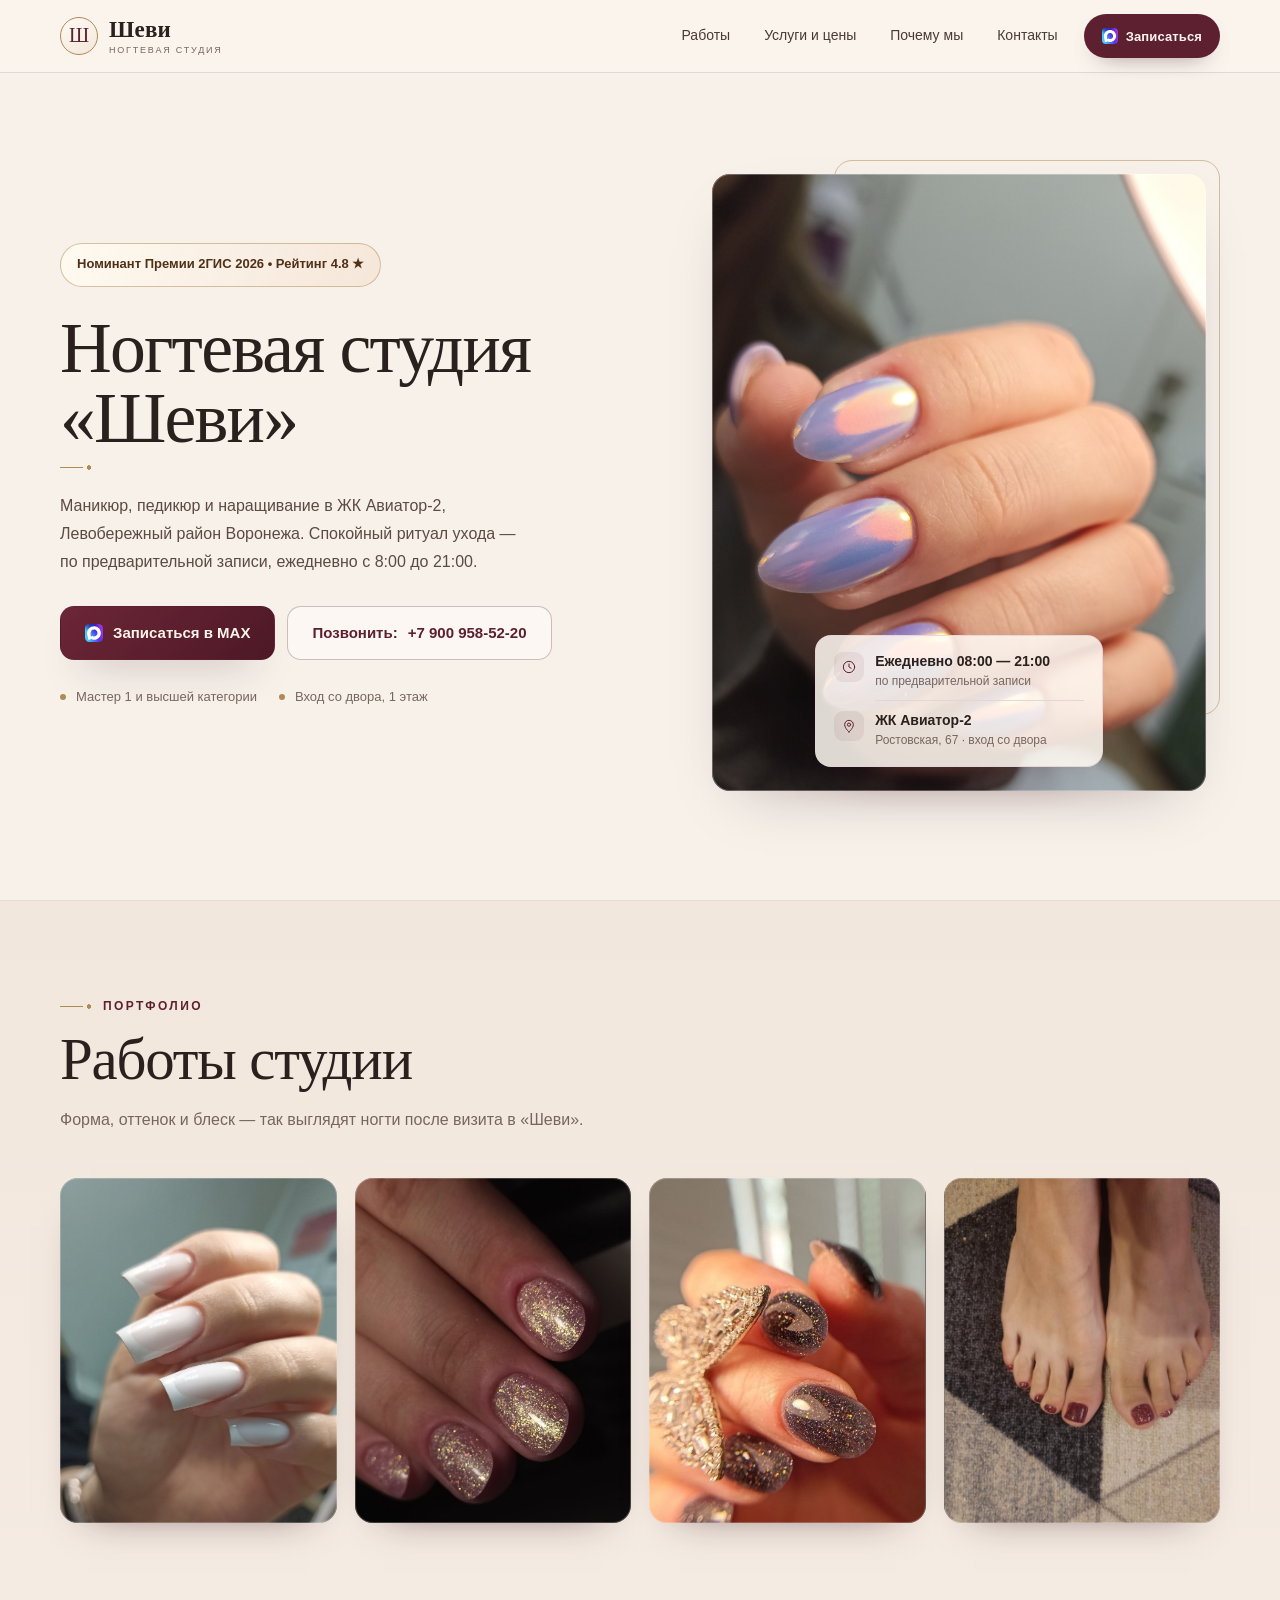
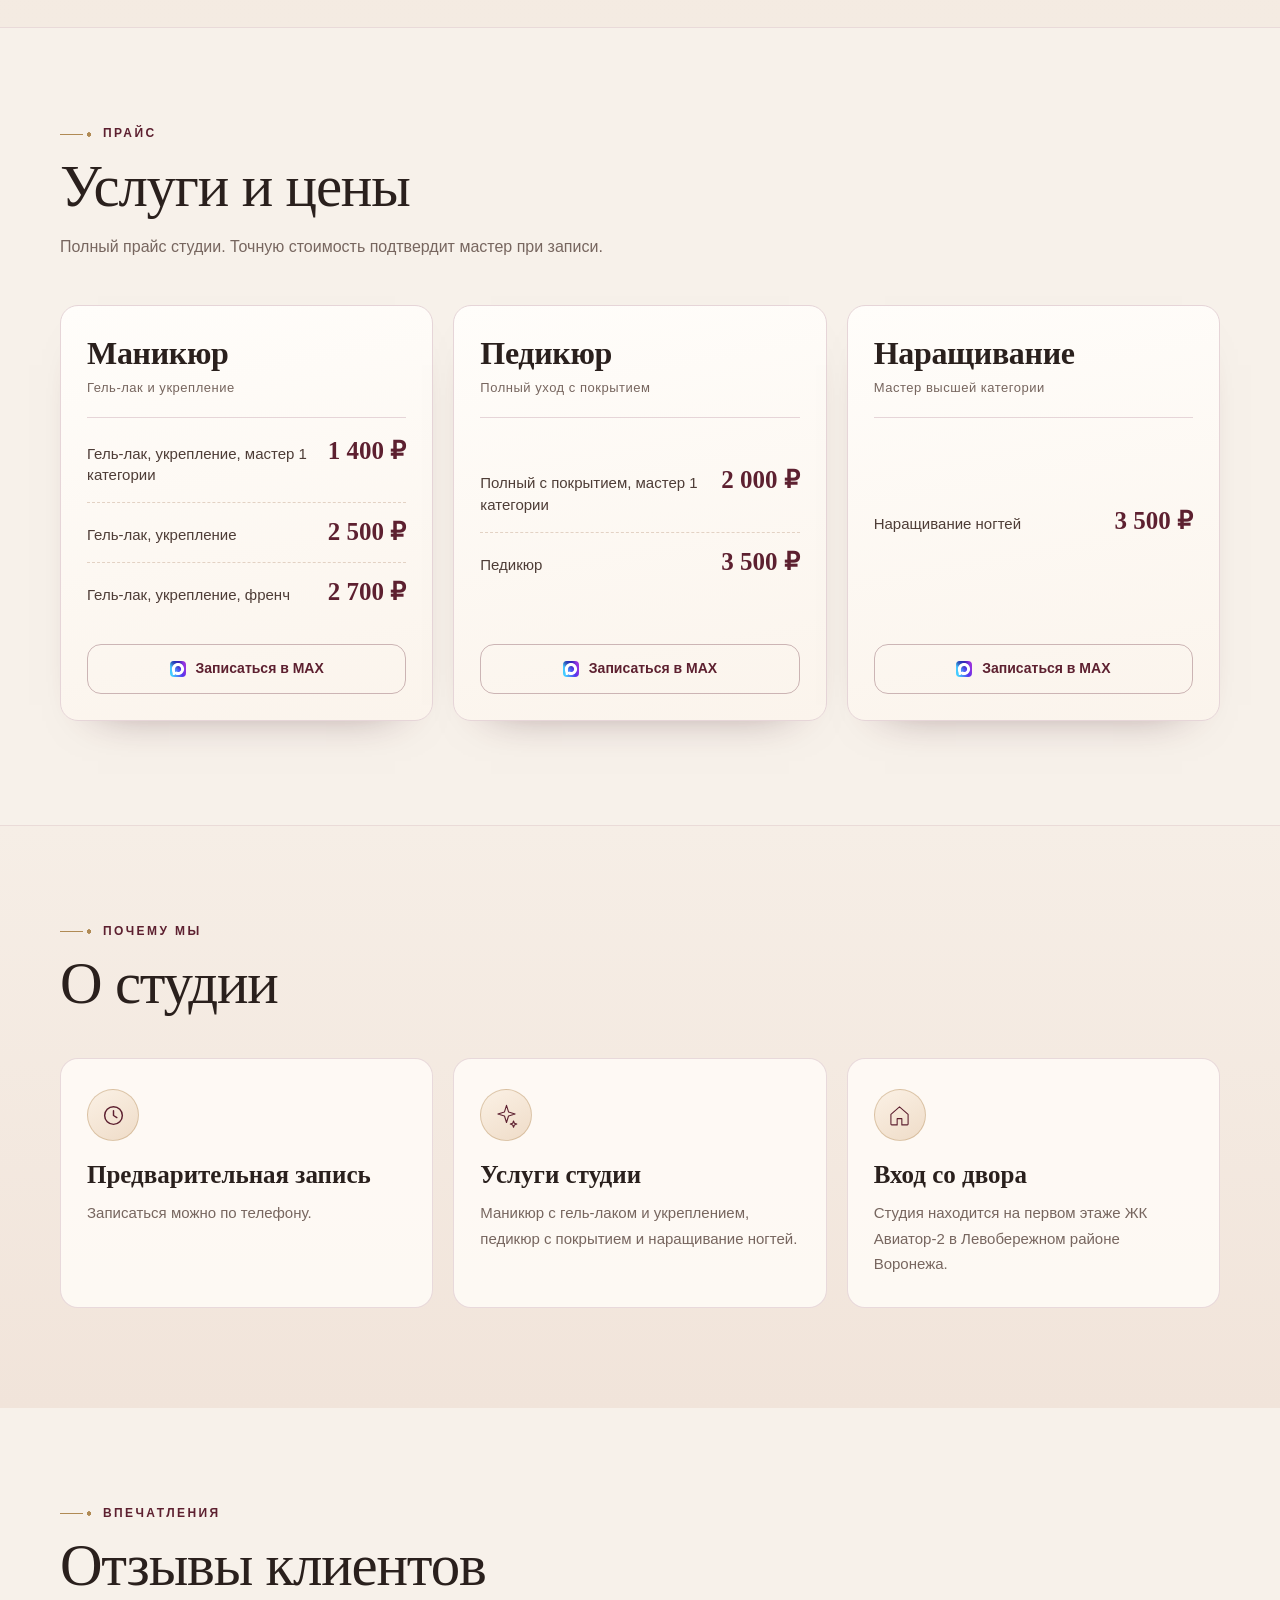
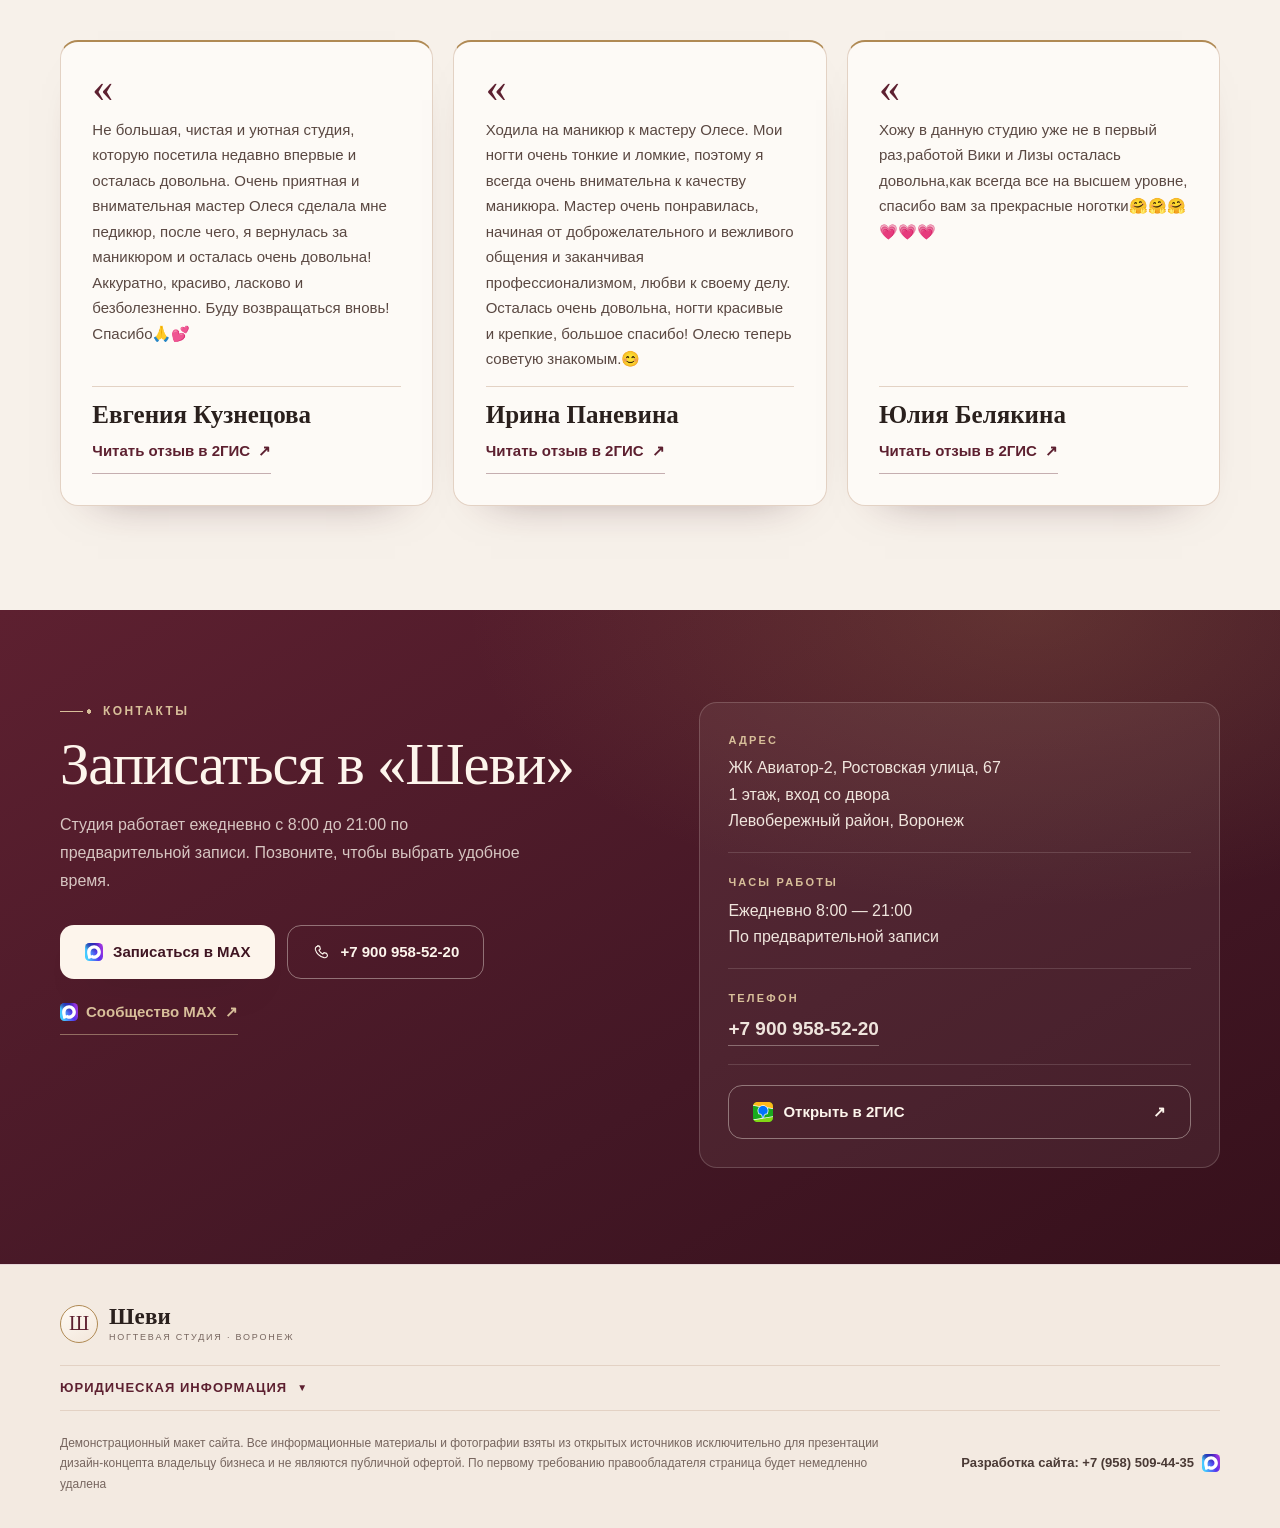
<file: shevi-vrn/index.html>
<!DOCTYPE html><html lang="ru" data-type="place" data-radius="soft" data-buttons="solid"><head><meta charSet="utf-8"/><meta name="viewport" content="width=device-width, initial-scale=1"/><link rel="preload" href="/shevi-vrn/images/max-logo.svg" as="image"/><link rel="preload" href="/shevi-vrn/images/nogti1.jpg" as="image"/><link rel="preload" href="/shevi-vrn/images/2gis-icon-logo.svg" as="image"/><link rel="stylesheet" href="/shevi-vrn/_next/static/chunks/2u18nvor7h448.css" data-precedence="next"/><link rel="preload" as="script" fetchPriority="low" href="/shevi-vrn/_next/static/chunks/0j1we3cwg31qe.js"/><script src="/shevi-vrn/_next/static/chunks/3-j0hwac531q3.js" async=""></script><script src="/shevi-vrn/_next/static/chunks/39_j1bdzreq0m.js" async=""></script><script src="/shevi-vrn/_next/static/chunks/turbopack-21f26q4hjr33s.js" async=""></script><script src="/shevi-vrn/_next/static/chunks/3qfy96eoyh-ek.js" async=""></script><script src="/shevi-vrn/_next/static/chunks/12sfhxvcrhx75.js" async=""></script><meta name="theme-color" content="#f5eee8"/><title>Шеви — ногтевая студия в Воронеже</title><meta name="description" content="Маникюр, педикюр и наращивание в ногтевой студии «Шеви», Левобережный район Воронежа. Номинант Премии 2ГИС 2026."/><meta name="robots" content="noindex, nofollow"/><meta name="page-type" content="place"/><meta name="site-kind" content="other"/><meta name="page-kind" content="place"/><meta property="og:title" content="Шеви — ногтевая студия"/><meta property="og:description" content="Маникюр, педикюр и наращивание в Воронеже"/><meta property="og:locale" content="ru_RU"/><meta property="og:type" content="website"/><meta name="twitter:card" content="summary"/><meta name="twitter:title" content="Шеви — ногтевая студия"/><meta name="twitter:description" content="Маникюр, педикюр и наращивание в Воронеже"/><link rel="icon" href="/shevi-vrn/icon.svg"/><script src="/shevi-vrn/_next/static/chunks/0cz1d0mv5g_q7.js" noModule=""></script></head><body><div hidden=""><!--$--><!--/$--></div><header class="nav"><a class="skip-link" href="#main">К содержимому</a><div class="nav-inner"><a class="brand" href="#top" aria-label="Шеви — ногтевая студия, на главную"><span class="brand-mark" aria-hidden="true">Ш</span><span class="brand-text">Шеви<small>ногтевая студия</small></span></a><nav class="nav-links" aria-label="Основная навигация"><a href="#works">Работы</a><a href="#services">Услуги и цены</a><a href="#why">Почему мы</a><a href="#visit">Контакты</a></nav><button type="button" class="nav-cta" aria-label="Записаться в MAX"><img src="/shevi-vrn/images/max-logo.svg" alt="" width="16" height="16"/>Записаться</button><div class="m-nav"><button type="button" id="mobile-menu-toggle" class="m-nav-toggle" aria-expanded="false" aria-controls="m-nav-panel" aria-label="Открыть меню навигации"><span class="m-nav-lines" aria-hidden="true"></span></button><div class="m-nav-panel" id="m-nav-panel" hidden=""><nav aria-label="Мобильная навигация"><a href="#works">Работы</a><a href="#services">Услуги и цены</a><a href="#why">Почему мы</a><a href="#visit">Контакты</a></nav><button type="button" class="btn btn-primary">Записаться в MAX</button><a class="m-nav-phone" href="tel:+79009585220">+7 900 958-52-20</a></div></div></div></header><main id="main"><section class="hero" id="top"><div class="wrap hero-grid"><div class="hero-copy"><a class="award-badge" href="https://2gis.ru/voronezh/search/%D0%A8%D0%B5%D0%B2%D0%B8/firm/70000001098960459/39.245233%2C51.591777/tab/prices?m=39.245814%2C51.591741%2F18" target="_blank" rel="noreferrer">Номинант Премии 2ГИС 2026 • Рейтинг 4.8 ★</a><h1>Ногтевая студия<br/>«Шеви»</h1><p class="hero-offer">Маникюр, педикюр и наращивание в ЖК Авиатор-2, Левобережный район Воронежа. Спокойный ритуал ухода — по предварительной записи, ежедневно с 8:00 до 21:00.</p><div class="hero-actions"><button type="button" class="btn btn-primary"><img src="/shevi-vrn/images/max-logo.svg" alt="" width="18" height="18"/>Записаться в MAX</button><a class="btn btn-ghost" href="tel:+79009585220"><span class="btn-phone-label">Позвонить:</span>+7 900 958-52-20</a></div><ul class="hero-facts"><li>Мастер 1 и высшей категории</li><li>Вход со двора, 1 этаж</li></ul></div><div class="hero-art"><div class="hero-frame"><img src="/shevi-vrn/images/nogti1.jpg" alt="Маникюр с перламутровым покрытием — работа студии «Шеви»"/></div><div class="hero-float"><span class="float-row"><span class="float-icon"><svg viewBox="0 0 24 24" aria-hidden="true" focusable="false"><circle cx="12" cy="12" r="8.5"></circle><path d="M12 7.5V12l3.2 2"></path></svg></span><span><b>Ежедневно 08:00 — 21:00</b><small>по предварительной записи</small></span></span><span class="float-divider" aria-hidden="true"></span><span class="float-row"><span class="float-icon"><svg viewBox="0 0 24 24" aria-hidden="true" focusable="false"><path d="M12 21s6.5-5.9 6.5-11a6.5 6.5 0 1 0-13 0C5.5 15.1 12 21 12 21z"></path><circle cx="12" cy="10" r="2.4"></circle></svg></span><span><b>ЖК Авиатор-2</b><small>Ростовская, 67 · вход со двора</small></span></span></div></div></div></section><section class="works" id="works"><div class="wrap"><div class="sec-head"><p class="eyebrow">Портфолио</p><h2>Работы студии</h2><p class="sec-sub">Форма, оттенок и блеск — так выглядят ногти после визита в «Шеви».</p></div><div class="gallery"><figure class="shot"><img src="/shevi-vrn/images/nogti2.jpg" alt="Маникюр с блестящим покрытием — работа студии «Шеви»" loading="lazy"/></figure><figure class="shot"><img src="/shevi-vrn/images/nogti3.jpg" alt="Маникюр с шиммерным гель-лаком — работа студии «Шеви»" loading="lazy"/></figure><figure class="shot"><img src="/shevi-vrn/images/nogti4.jpg" alt="Маникюр с дизайном — работа студии «Шеви»" loading="lazy"/></figure><figure class="shot"><img src="/shevi-vrn/images/pedikur.jpg" alt="Педикюр с покрытием — работа студии «Шеви»" loading="lazy"/></figure></div></div></section><section class="services" id="services"><div class="wrap"><div class="sec-head"><p class="eyebrow">Прайс</p><h2>Услуги и цены</h2><p class="sec-sub">Полный прайс студии. Точную стоимость подтвердит мастер при записи.</p></div><div class="price-cards"><article class="price-card"><header class="price-card-head"><h3>Маникюр</h3><p>Гель-лак и укрепление</p></header><ul class="price-list"><li class="price-row"><span>Гель-лак, укрепление, мастер 1 категории</span><b>1 400 ₽</b></li><li class="price-row"><span>Гель-лак, укрепление</span><b>2 500 ₽</b></li><li class="price-row"><span>Гель-лак, укрепление, френч</span><b>2 700 ₽</b></li></ul><button type="button" class="btn btn-card"><img src="/shevi-vrn/images/max-logo.svg" alt="" width="16" height="16"/>Записаться в MAX</button></article><article class="price-card"><header class="price-card-head"><h3>Педикюр</h3><p>Полный уход с покрытием</p></header><ul class="price-list"><li class="price-row"><span>Полный с покрытием, мастер 1 категории</span><b>2 000 ₽</b></li><li class="price-row"><span>Педикюр</span><b>3 500 ₽</b></li></ul><button type="button" class="btn btn-card"><img src="/shevi-vrn/images/max-logo.svg" alt="" width="16" height="16"/>Записаться в MAX</button></article><article class="price-card"><header class="price-card-head"><h3>Наращивание</h3><p>Мастер высшей категории</p></header><ul class="price-list"><li class="price-row"><span>Наращивание ногтей</span><b>3 500 ₽</b></li></ul><button type="button" class="btn btn-card"><img src="/shevi-vrn/images/max-logo.svg" alt="" width="16" height="16"/>Записаться в MAX</button></article></div></div></section><section class="why" id="why"><div class="wrap"><div class="sec-head"><p class="eyebrow">Почему мы</p><h2>О студии</h2></div><div class="why-grid"><article class="why-card"><span class="why-icon"><svg viewBox="0 0 24 24" aria-hidden="true" focusable="false"><circle cx="12" cy="12" r="8.5"></circle><path d="M12 7.5V12l3.2 2"></path></svg></span><h3>Предварительная запись</h3><p>Записаться можно по телефону.</p></article><article class="why-card"><span class="why-icon"><svg viewBox="0 0 32 32" aria-hidden="true" focusable="false"><path d="M16 3l2.6 8.4L27 14l-8.4 2.6L16 25l-2.6-8.4L5 14l8.4-2.6L16 3z"></path><path d="M25 23l1.1 3 3 1-3 1.1L25 31l-1.1-2.9-3-1.1 3-1L25 23z"></path></svg></span><h3>Услуги студии</h3><p>Маникюр с гель-лаком и укреплением, педикюр с покрытием и наращивание ногтей.</p></article><article class="why-card"><span class="why-icon"><svg viewBox="0 0 32 32" aria-hidden="true" focusable="false"><path d="M5 14.5L16 5l11 9.5V27a1 1 0 0 1-1 1h-7v-8h-6v8H6a1 1 0 0 1-1-1V14.5z"></path></svg></span><h3>Вход со двора</h3><p>Студия находится на первом этаже ЖК Авиатор-2 в Левобережном районе Воронежа.</p></article></div></div></section><section class="reviews" id="reviews" aria-labelledby="reviews-title"><div class="wrap"><div class="sec-head"><p class="eyebrow">Впечатления</p><h2 id="reviews-title">Отзывы клиентов</h2></div><ul class="review-grid"><li><figure class="review-card"><span class="review-mark" aria-hidden="true">«</span><blockquote cite="https://2gis.ru/reviews/70000001098960459/review/294213976"><p>Не большая, чистая и уютная студия, которую посетила недавно впервые и осталась довольна. Очень приятная и внимательная мастер Олеся сделала мне педикюр, после чего, я вернулась за маникюром и осталась очень довольна! Аккуратно, красиво, ласково и безболезненно. Буду возвращаться вновь! Спасибо🙏💕</p></blockquote><figcaption><p class="review-author">Евгения Кузнецова</p><a class="link-arrow" href="https://2gis.ru/reviews/70000001098960459/review/294213976" target="_blank" rel="noreferrer" aria-label="Читать отзыв в 2ГИС: Евгения Кузнецова">Читать отзыв в 2ГИС <span aria-hidden="true">↗</span></a></figcaption></figure></li><li><figure class="review-card"><span class="review-mark" aria-hidden="true">«</span><blockquote cite="https://2gis.ru/reviews/70000001098960459/review/294259005"><p>Ходила на маникюр к мастеру Олесе. Мои ногти очень тонкие и ломкие, поэтому я всегда очень внимательна к качеству маникюра. Мастер очень понравилась, начиная от доброжелательного и вежливого общения и заканчивая профессионализмом, любви к своему делу. Осталась очень довольна, ногти красивые и крепкие, большое спасибо! Олесю теперь советую знакомым.😊</p></blockquote><figcaption><p class="review-author">Ирина Паневина</p><a class="link-arrow" href="https://2gis.ru/reviews/70000001098960459/review/294259005" target="_blank" rel="noreferrer" aria-label="Читать отзыв в 2ГИС: Ирина Паневина">Читать отзыв в 2ГИС <span aria-hidden="true">↗</span></a></figcaption></figure></li><li><figure class="review-card"><span class="review-mark" aria-hidden="true">«</span><blockquote cite="https://2gis.ru/reviews/70000001098960459/review/206875126"><p>Хожу в данную студию уже не в первый раз,работой Вики и Лизы осталась довольна,как всегда все на высшем уровне, спасибо вам за прекрасные ноготки🤗🤗🤗💗💗💗</p></blockquote><figcaption><p class="review-author">Юлия Белякина</p><a class="link-arrow" href="https://2gis.ru/reviews/70000001098960459/review/206875126" target="_blank" rel="noreferrer" aria-label="Читать отзыв в 2ГИС: Юлия Белякина">Читать отзыв в 2ГИС <span aria-hidden="true">↗</span></a></figcaption></figure></li></ul></div></section><section class="visit" id="visit"><div class="wrap visit-grid"><div class="visit-copy"><p class="eyebrow">Контакты</p><h2>Записаться в «Шеви»</h2><p class="visit-lead">Студия работает ежедневно с 8:00 до 21:00 по предварительной записи. Позвоните, чтобы выбрать удобное время.</p><div class="visit-actions"><button type="button" class="btn btn-light"><img src="/shevi-vrn/images/max-logo.svg" alt="" width="18" height="18"/>Записаться в MAX</button><a class="btn btn-outline-light" href="tel:+79009585220"><svg viewBox="0 0 24 24" aria-hidden="true" focusable="false"><path d="M7.6 3.5l2.6 1 1 3.6-2 1.6a12.8 12.8 0 0 0 5.1 5.1l1.6-2 3.6 1 1 2.6c.2.6 0 1.3-.5 1.8-1 1.1-2.4 1.6-3.9 1.3C10 18 6 14 4.5 8.9c-.3-1.5.2-2.9 1.3-3.9.5-.5 1.2-.7 1.8-.5z"></path></svg>+7 900 958-52-20</a></div><a class="link-arrow visit-community" href="https://max.ru/se13619374_biz" target="_blank" rel="noreferrer"><img src="/shevi-vrn/images/max-logo.svg" alt="" width="18" height="18"/>Сообщество MAX <span aria-hidden="true">↗</span></a></div><div class="visit-card"><div class="visit-item"><span class="visit-label">Адрес</span><p>ЖК Авиатор-2, Ростовская улица, 67<br/>1 этаж, вход со двора<br/>Левобережный район, Воронеж</p></div><div class="visit-item"><span class="visit-label">Часы работы</span><p>Ежедневно 8:00 — 21:00<br/>По предварительной записи</p></div><div class="visit-item"><span class="visit-label">Телефон</span><p><a class="visit-phone" href="tel:+79009585220">+7 900 958-52-20</a></p></div><a class="btn btn-outline-light visit-map" href="https://2gis.ru/voronezh/search/%D0%A8%D0%B5%D0%B2%D0%B8/firm/70000001098960459/39.245233%2C51.591777/tab/prices?m=39.245814%2C51.591741%2F18" target="_blank" rel="noreferrer" aria-label="Открыть карточку студии в 2ГИС"><img src="/shevi-vrn/images/2gis-icon-logo.svg" alt="" width="20" height="20"/>Открыть в 2ГИС<span aria-hidden="true">↗</span></a></div></div></section></main><footer class="footer"><div class="wrap footer-inner"><a class="brand footer-brand" href="#top" aria-label="Шеви — ногтевая студия, наверх"><span class="brand-mark" aria-hidden="true">Ш</span><span class="brand-text">Шеви<small>ногтевая студия · Воронеж</small></span></a><details class="footer-legal"><summary class="footer-legal-toggle">ЮРИДИЧЕСКАЯ ИНФОРМАЦИЯ<span class="footer-legal-arrow-down" aria-hidden="true">▼</span><span class="footer-legal-arrow-up" aria-hidden="true">▲</span></summary><div class="footer-legal-columns"><dl><div class="footer-legal-field"><dt>Индивидуальный предприниматель<!-- -->:</dt><dd>Сообщите данные автору сайта</dd></div><div class="footer-legal-field"><dt>ОГРНИП<!-- -->:</dt><dd>Сообщите данные автору сайта</dd></div><div class="footer-legal-field"><dt>Банк<!-- -->:</dt><dd>Сообщите данные автору сайта</dd></div><div class="footer-legal-field"><dt>Корреспондентский счёт<!-- -->:</dt><dd>Сообщите данные автору сайта</dd></div><div class="footer-legal-field"><dt>КПП банка<!-- -->:</dt><dd>Сообщите данные автору сайта</dd></div></dl><dl><div class="footer-legal-field"><dt>ИНН<!-- -->:</dt><dd>Сообщите данные автору сайта</dd></div><div class="footer-legal-field"><dt>Расчётный счёт<!-- -->:</dt><dd>Сообщите данные автору сайта</dd></div><div class="footer-legal-field"><dt>БИК банка<!-- -->:</dt><dd>Сообщите данные автору сайта</dd></div><div class="footer-legal-field"><dt>ИНН банка<!-- -->:</dt><dd>Сообщите данные автору сайта</dd></div></dl></div></details><p class="disclaimer">Демонстрационный макет сайта. Все информационные материалы и фотографии взяты из открытых источников исключительно для презентации дизайн-концепта владельцу бизнеса и не являются публичной офертой. По первому требованию правообладателя страница будет немедленно удалена</p><a class="developer" href="https://max.ru/u/f9LHodD0cOIJwdT5l_j9BxblxJVJBxefEtRhXj9S5n9MUnpURbA4HJ3-W7Y" target="_blank" rel="noreferrer">Разработка сайта: +7 (958) 509-44-35<img src="/shevi-vrn/images/max-logo.svg" alt="MAX" width="18" height="18"/></a></div></footer><div class="booking-toast"><p role="status" aria-live="polite" aria-atomic="true"></p></div><!--$--><!--/$--><script id="_R_">(globalThis["TURBOPACK"] || (globalThis["TURBOPACK"] = [])).push({"otherChunks":["static/chunks/0j1we3cwg31qe.js","static/chunks/3-j0hwac531q3.js","static/chunks/39_j1bdzreq0m.js"],"runtimeModuleIds":[94553]});</script><script src="/shevi-vrn/_next/static/chunks/0j1we3cwg31qe.js" async=""></script><script>(self.__next_f=self.__next_f||[]).push([0])</script><script>self.__next_f.push([1,"1:\"$Sreact.fragment\"\n2:\"/shevi-vrn/_next/static/chunks/3qfy96eoyh-ek.js\"\n3:I[39756,[\"$2\"],\"default\"]\n4:I[37457,[\"$2\"],\"default\"]\n6:\"/shevi-vrn/_next/static/chunks/12sfhxvcrhx75.js\"\n7:\"MaxBookingProvider\"\n8:I[21228,[\"$2\",\"$6\"],\"$7\"]\n9:\"MaxBookingButton\"\na:I[21228,[\"$2\",\"$6\"],\"$9\"]\nb:I[23758,[\"$2\",\"$6\"],\"default\"]\n19:\"ViewportBoundary\"\n1a:I[97367,[\"$2\"],\"$19\"]\n1c:\"MetadataBoundary\"\n1d:I[97367,[\"$2\"],\"$1c\"]\n1e:\"$Sreact.suspense\"\n20:I[68027,[\"$2\"],\"default\",1]\n:HL[\"/shevi-vrn/_next/static/chunks/2u18nvor7h448.css\",\"style\"]\n:HL[\"/shevi-vrn/images/max-logo.svg\",\"image\"]\n:HL[\"/shevi-vrn/images/nogti1.jpg\",\"image\"]\n5:[[\"children\",{\"s\":\"__PAGE__\",\"h\":512,\"d\":{\"r\":[\"$\",\"$1\",\"c\",{\"children\":[[\"$\",\"$L8\",null,{\"children\":[[\"$\",\"header\",null,{\"className\":\"nav\",\"children\":[[\"$\",\"a\",null,{\"className\":\"skip-link\",\"href\":\"#main\",\"children\":\"К содержимому\"}],[\"$\",\"div\",null,{\"className\":\"nav-inner\",\"children\":[[\"$\",\"a\",null,{\"className\":\"brand\",\"href\":\"#top\",\"aria-label\":\"Шеви — ногтевая студия, на главную\",\"children\":[[\"$\",\"span\",null,{\"className\":\"brand-mark\",\"aria-hidden\":\"true\",\"children\":\"Ш\"}],[\"$\",\"span\",null,{\"className\":\"brand-text\",\"children\":[\"Шеви\",[\"$\",\"small\",null,{\"children\":\"ногтевая студия\"}]]}]]}],[\"$\",\"nav\",null,{\"className\":\"nav-links\",\"aria-label\":\"Основная навигация\",\"children\":[[\"$\",\"a\",null,{\"href\":\"#works\",\"children\":\"Работы\"}],[\"$\",\"a\",null,{\"href\":\"#services\",\"children\":\"Услуги и цены\"}],[\"$\",\"a\",null,{\"href\":\"#why\",\"children\":\"Почему мы\"}],[\"$\",\"a\",null,{\"href\":\"#visit\",\"children\":\"Контакты\"}]]}],[\"$\",\"$La\",null,{\"className\":\"nav-cta\",\"label\":\"Записаться в MAX\",\"children\":[[\"$\",\"img\",null,{\"src\":\"/shevi-vrn/images/max-logo.svg\",\"alt\":\"\",\"width\":16,\"height\":16}],\"Записаться\"]}],[\"$\",\"$Lb\",null,{}]]}]]}],[\"$\",\"main\",null,{\"id\":\"main\",\"children\":[[\"$\",\"section\",null,{\"className\":\"hero\",\"id\":\"top\",\"children\":[\"$\",\"div\",null,{\"className\":\"wrap hero-grid\",\"children\":[[\"$\",\"div\",null,{\"className\":\"hero-copy\",\"children\":[[\"$\",\"a\",null,{\"className\":\"award-badge\",\"href\":\"https://2gis.ru/voronezh/search/%D0%A8%D0%B5%D0%B2%D0%B8/firm/70000001098960459/39.245233%2C51.591777/tab/prices?m=39.245814%2C51.591741%2F18\",\"target\":\"_blank\",\"rel\":\"noreferrer\",\"children\":\"Номинант Премии 2ГИС 2026 • Рейтинг 4.8 ★\"}],[\"$\",\"h1\",null,{\"children\":[\"Ногтевая студия\",[\"$\",\"br\",null,{}],\"«Шеви»\"]}],[\"$\",\"p\",null,{\"className\":\"hero-offer\",\"children\":\"Маникюр, педикюр и наращивание в ЖК Авиатор-2, Левобережный район Воронежа. Спокойный ритуал ухода — по предварительной записи, ежедневно с 8:00 до 21:00.\"}],[\"$\",\"div\",null,{\"className\":\"hero-actions\",\"children\":[[\"$\",\"$La\",null,{\"className\":\"btn btn-primary\",\"children\":[[\"$\",\"img\",null,{\"src\":\"/shevi-vrn/images/max-logo.svg\",\"alt\":\"\",\"width\":18,\"height\":18}],\"Записаться в MAX\"]}],[\"$\",\"a\",null,{\"className\":\"btn btn-ghost\",\"href\":\"tel:+79009585220\",\"children\":[[\"$\",\"span\",null,{\"className\":\"btn-phone-label\",\"children\":\"Позвонить:\"}],\"+7 900 958-52-20\"]}]]}],[\"$\",\"ul\",null,{\"className\":\"hero-facts\",\"children\":[[\"$\",\"li\",null,{\"children\":\"Мастер 1 и высшей категории\"}],[\"$\",\"li\",null,{\"children\":\"Вход со двора, 1 этаж\"}]]}]]}],[\"$\",\"div\",null,{\"className\":\"hero-art\",\"children\":[[\"$\",\"div\",null,{\"className\":\"hero-frame\",\"children\":[\"$\",\"img\",null,{\"src\":\"/shevi-vrn/images/nogti1.jpg\",\"alt\":\"Маникюр с перламутровым покрытием — работа студии «Шеви»\"}]}],[\"$\",\"div\",null,{\"className\":\"hero-float\",\"children\":[[\"$\",\"span\",null,{\"className\":\"float-row\",\"children\":[[\"$\",\"span\",null,{\"className\":\"float-icon\",\"children\":[\"$\",\"svg\",null,{\"viewBox\":\"0 0 24 24\",\"aria-hidden\":\"true\",\"focusable\":\"false\",\"children\":[\"$Lc\",\"$Ld\"]}]}],\"$Le\"]}],\"$Lf\",\"$L10\"]}]]}]]}]}],\"$L11\",\"$L12\",\"$L13\",\"$L14\",\"$L15\"]}],\"$L16\"]}],[\"$L17\"],\"$L18\"]}],\"p\":false,\"v\":null}}]]\n0:{\"P\":null,\"c\":[\"\",\"\"],\"q\":\"\",\"i\":false,\"t\":{\"t\":{\"s\":\"\",\"h\":528,\"d\":{\"r\":[\"$\",\"$1\",\"c\",{\"children\":[[[\"$\",\"link\",\"0\",{\"rel\":\"stylesheet\",\"href\":\"/shevi-vrn/_next/static/chunks/2u18nvor7h448.css\",\"precedence\":\"next\",\"crossOrigin\":\"$undefined\",\"nonce\":\"$undefined\"}],[\"$\",\"script\",\"script-0\",{\"src\":\"/shevi-vrn/_next/static/chunks/3qfy96eoyh-ek.js\",\"async\":true,\"nonce\":\"$undefined\"}]],[\"$\",\"html\",null,{\"lang\":\"ru\",\"data-type\":\"place\",\"data-radius\":\"soft\",\"data-buttons\":\"solid\",\"children\":[\"$\",\"body\",null,{\"children\":[\"$\",\"$L3\",null,{\"parallelRouterKey\":\"children\",\"error\":\"$undefined\",\"errorStyles\":\"$undefined\",\"errorScripts\":\"$undefined\",\"template\":[\"$\",\"$L4\",null,{}],\"templateStyles\":\"$undefined\",\"templateScripts\":\"$undefined\",\"notFound\":[[[\"$\",\"title\",null,{\"children\":\"404: This page could not be found.\"}],[\"$\",\"div\",null,{\"style\":{\"fontFamily\":\"system-ui,\\\"Segoe UI\\\",Roboto,Helvetica,Arial,sans-serif,\\\"Apple Color Emoji\\\",\\\"Segoe UI Emoji\\\"\",\"height\":\"100vh\",\"textAlign\":\"center\",\"display\":\"flex\",\"flexDirection\":\"column\",\"alignItems\":\"center\",\"justifyContent\":\"center\"},\"children\":[\"$\",\"div\",null,{\"children\":[[\"$\",\"style\",null,{\"dangerouslySetInnerHTML\":{\"__html\":\"body{color:#000;background:#fff;margin:0}.next-error-h1{border-right:1px solid rgba(0,0,0,.3)}@media (prefers-color-scheme:dark){body{color:#fff;background:#000}.next-error-h1{border-right:1px solid rgba(255,255,255,.3)}}\"}}],[\"$\",\"h1\",null,{\"className\":\"next-error-h1\",\"style\":{\"display\":\"inline-block\",\"margin\":\"0 20px 0 0\",\"padding\":\"0 23px 0 0\",\"fontSize\":24,\"fontWeight\":500,\"verticalAlign\":\"top\",\"lineHeight\":\"49px\"},\"children\":404}],[\"$\",\"div\",null,{\"style\":{\"display\":\"inline-block\"},\"children\":[\"$\",\"h2\",null,{\"style\":{\"fontSize\":14,\"fontWeight\":400,\"lineHeight\":\"49px\",\"margin\":0},\"children\":\"This page could not be found.\"}]}]]}]}]],[]],\"forbidden\":\"$undefined\",\"unauthorized\":\"$undefined\"}]}]}]]}],\"p\":false,\"v\":null},\"c\":\"$Q5\"},\"h\":{\"r\":[\"$\",\"$1\",\"h\",{\"children\":[null,[\"$\",\"$L1a\",null,{\"children\":\"$L1b\"}],[\"$\",\"$L1d\",null,{\"children\":[[\"$\",\"div\",null,{\"hidden\":true,\"children\":[\"$\",\"$1e\",null,{\"name\":\"Next.Metadata\",\"children\":\"$L1f\"}]}],null]}],null]}],\"p\":false,\"v\":null}},\"m\":\"$undefined\",\"G\":[\"$20\",[[\"$\",\"link\",\"0\",{\"rel\":\"stylesheet\",\"href\":\"/shevi-vrn/_next/static/chunks/2u18nvor7h448.css\",\"precedence\":\"next\",\"crossOrigin\":\"$undefined\",\"nonce\":\"$undefined\"}]]],\"S\":true,\"r\":\"$undefined\",\"s\":\"$undefined\",\"a\":\"$undefined\",\"l\":\"$undefined\",\"p\":\"$undefined\",\"d\":\"$undefined\",\"b\":\"We7CU0BtOrpV4LVUirJrx\"}\n21:I[97367,[\"$2\"],\"OutletBoundary\"]\n:HL[\"/shevi-vrn/images/2gis-icon-logo.svg\",\"image\"]\nc:[\"$\",\"circle\",null,{\"cx\":\"12\",\"cy\":\"12\",\"r\":\"8.5\"}]\nd:[\"$\",\"path\",null,{\"d\":\"M12 7.5V12l3.2 2\"}]\ne:[\"$\",\"span\",null,{\"children\":[[\"$\",\"b\",null,{\"children\":\"Ежедневно 08:00 — 21:00\"}],[\"$\",\"small\",null,{\"children\":\"по предварительной записи\"}]]}]\nf:[\"$\",\"span\",null,{\"className\":\"float-divider\",\"aria-hidden\":\"true\"}]\n10:[\"$\",\"span\",null,{\"className\":\"float-row\",\"children\":[[\"$\",\"span\",null,{\"className\":\"float-icon\",\"children\":[\"$\",\"svg\",null,{\"viewBox\":\"0 0 24 24\",\"aria-hidden\":\"true\",\"focusable\":\"false\",\"children\":[[\"$\",\"path\",null,{\"d\":\"M12 21s6.5-5.9 6.5-11a6.5 6.5 0 1 0-13 0C5.5 15.1 12 21 12 21z\"}],[\"$\",\"circle\",null,{\"cx\":\"12\",\"cy\":\"10\",\"r\":\"2.4\"}]]}]}],[\"$\",\"span\",null,{\"children\":[[\"$\",\"b\",null,{\"children\":\"ЖК Авиатор-2\"}],[\"$\",\"small\",null,{\"children\":\"Ростовская, 67 · вход со двора\"}]]}]]}]\n11:[\"$\",\"section\",null,{\"className\":\"works\",\"id\":\"works\",\"children\":[\"$\",\"div\",null,{\"className\":\"wrap\",\"children\":[[\"$\",\"div\",null,{\"className\":\"sec-head\",\"children\":[[\"$\",\"p\",null,{\"className\":\"eyebrow\",\"children\":\"Портфолио\"}],[\"$\",\"h2\",null,{\"children\":\"Работы студии\"}],[\"$\",\"p\",null,{\"className\":\"sec-sub\",\"children\":\"Форма, оттенок и блеск — так выглядят ногти после визита в «Шеви».\"}]]}],[\"$\",\"div\",null,{\"className\":\"gallery\",\"children\":[[\"$\",\"figure\",\"nogti2.jpg\",{\"className\":\"shot\",\"children\":[\"$\",\"img\",null,{\"src\":\"/shevi-vrn/images/nogti2.jpg\",\"alt\":\"Маникюр с блестящим покрытием — работа студии «Шеви»\",\"loading\":\"lazy\"}]}],[\"$\",\"figure\",\"nogti3.jpg\",{\"className\":\"shot\",\"children\":[\"$\",\"img\",null,{\"src\":\"/shevi-vrn/images/nogti3.jpg\",\"alt\":\"Маникюр с шиммерным гель-лаком — работа студии «Шеви»\",\"loading\":\"lazy\"}]}],[\"$\",\"figure\",\"nogti4.jpg\",{\"className\":\"shot\",\"children\":[\"$\",\"img\",null,{\"src\":\"/shevi-vrn/images/nogti4.jpg\",\"alt\":\"Маникюр с дизайном — работа студии «Шеви»\",\"loading\":\"lazy\"}]}],[\"$\",\"figure\",\"pedikur.jpg\",{\"className\":\"shot\",\"children\":[\"$\",\"img\",null,{\"src\":\"/shevi-vrn/images/pedikur.jpg\",\"alt\":\"Педикюр с покрытием — работа студии «Шеви»\",\"loading\":\"lazy\"}]}]]}]]}]}]\n12:[\"$\",\"section\",null,{\"className\":\"services\",\"id\":\"services\",\"children\":[\"$\",\"div\",null,{\"className\":\"wrap\",\"children\":[[\"$\",\"div\",null,{\"className\":\"sec-head\",\"children\":[[\"$\",\"p\",null,{\"className\":\"eyebrow\",\"children\":\"Прайс\"}],[\"$\",\"h2\",null,{\"children\":\"Услуги и цены\"}],[\"$\",\"p\",null,{\"className\":\"sec-sub\",\"children\":\"Полный прайс студии. Точную стоимость подтвердит мастер при записи.\"}]]}],[\"$\",\"div\",null,{\"className\":\"price-cards\",\"children\":[[\"$\",\"article\",\"Маникюр\",{\"className\":\"price-card\",\"children\":[[\"$\",\"header\",null,{\"className\":\"price-card-head\",\"children\":[[\"$\",\"h3\",null,{\"children\":\"Маникюр\"}],[\"$\",\"p\",null,{\"children\":\"Гель-лак и укрепление\"}]]}],[\"$\",\"ul\",null,{\"className\":\"price-list\",\"children\":[[\"$\",\"li\",\"Гель-лак, укрепление, мастер 1 категории\",{\"className\":\"price-row\",\"children\":[[\"$\",\"span\",null,{\"children\":\"Гель-лак, укрепление, мастер 1 категории\"}],[\"$\",\"b\",null,{\"children\":\"1 400 ₽\"}]]}],[\"$\",\"li\",\"Гель-лак, укрепление\",{\"className\":\"price-row\",\"children\":[[\"$\",\"span\",null,{\"children\":\"Гель-лак, укрепление\"}],[\"$\",\"b\",null,{\"children\":\"2 500 ₽\"}]]}],[\"$\",\"li\",\"Гель-лак, укрепление, френч\",{\"className\":\"price-row\",\"children\":[[\"$\",\"span\",null,{\"children\":\"Гель-лак, укрепление, френч\"}],[\"$\",\"b\",null,{\"children\":\"2 700 ₽\"}]]}]]}],[\"$\",\"$La\",null,{\"className\":\"btn btn-card\",\"children\":[[\"$\",\"img\",null,{\"src\":\"/shevi-vrn/images/max-logo.svg\",\"alt\":\"\",\"width\":16,\"height\":16}],\"Записаться в MAX\"]}]]}],[\"$\",\"article\",\"Педикюр\",{\"className\":\"price-card\",\"children\":[[\"$\",\"header\",null,{\"className\":\"price-card-head\",\"children\":[[\"$\",\"h3\",null,{\"children\":\"Педикюр\"}],[\"$\",\"p\",null,{\"children\":\"Полный уход с покрытием\"}]]}],[\"$\",\"ul\",null,{\"className\":\"price-list\",\"children\":[[\"$\",\"li\",\"Полный с покрытием, мастер 1 категории\",{\"className\":\"price-row\",\"children\":[[\"$\",\"span\",null,{\"children\":\"Полный с покрытием, мастер 1 категории\"}],[\"$\",\"b\",null,{\"children\":\"2 000 ₽\"}]]}],[\"$\",\"li\",\"Педикюр\",{\"className\":\"price-row\",\"children\":[[\"$\",\"span\",null,{\"children\":\"Педикюр\"}],[\"$\",\"b\",null,{\"children\":\"3 500 ₽\"}]]}]]}],[\"$\",\"$La\",null,{\"className\":\"btn btn-card\",\"children\":[[\"$\",\"img\",null,{\"src\":\"/shevi-vrn/images/max-logo.svg\",\"alt\":\"\",\"width\":16,\"height\":16}],\"Записаться в MAX\"]}]]}],[\"$\",\"article\",\"Наращивание\",{\"className\":\"price-card\",\"children\":[[\"$\",\"header\",null,{\"className\":\"price-card-head\",\"children\":[[\"$\",\"h3\",null,{\"children\":\"Наращивание\"}],[\"$\",\"p\",null,{\"children\":\"Мастер высшей категории\"}]]}],[\"$\",\"ul\",null,{\"className\":\"price-list\",\"children\":[[\"$\",\"li\",\"Наращивание ногтей\",{\"className\":\"price-row\",\"children\":[[\"$\",\"span\",null,{\"children\":\"Наращивание ногтей\"}],[\"$\",\"b\",null,{\"children\":\"3 500 ₽\"}]]}]]}],[\"$\",\"$La\",null,{\"className\":\"btn btn-card\",\"children\":[[\"$\",\"img\",null,{\"src\":\"/shevi-vrn/images/max-logo.svg\",\"alt\":\"\",\"width\":16,\"height\":16}],\"Записаться в MAX\"]}]]}]]}]]}]}]\n13:[\"$\",\"section\",null,{\"className\":\"why\",\"id\":\"why\",\"children\":[\"$\",\"div\",null,{\"className\":\"wrap\",\"children\":[[\"$\",\"div\",null,{\"className\":\"sec-head\",\"children\":[[\"$\",\"p\",null,{\"className\":\"eyebrow\",\"children\":\"Почему мы\"}],[\"$\",\"h2\",null,{\"children\":\"О студии\"}]]}],[\"$\",\"div\",null,{\"className\":\"why-grid\",\"children\":[[\"$\",\"article\",null,{\"className\":\"why-card\",\"children\":[[\"$\",\"span\",null,{\"className\":\"why-icon\",\"children\":[\"$\",\"svg\",null,{\"viewBox\":\"0 0 24 24\",\"aria-hidden\":\"true\",\"focusable\":\"false\",\"children\":[[\"$\",\"circle\",null,{\"cx\":\"12\",\"cy\":\"12\",\"r\":\"8.5\"}],[\"$\",\"path\",null,{\"d\":\"M12 7.5V12l3.2 2\"}]]}]}],[\"$\",\"h3\",null,{\"children\":\"Предварительная запись\"}],[\"$\",\"p\",null,{\"children\":\"Записаться можно по телефону.\"}]]}],[\"$\",\"article\",null,{\"className\":\"why-card\",\"children\":[[\"$\",\"span\",null,{\"className\":\"why-icon\",\"children\":[\"$\",\"svg\",null,{\"viewBox\":\"0 0 32 32\",\"aria-hidden\":\"true\",\"focusable\":\"false\",\"children\":[[\"$\",\"path\",null,{\"d\":\"M16 3l2.6 8.4L27 14l-8.4 2.6L16 25l-2.6-8.4L5 14l8.4-2.6L16 3z\"}],[\"$\",\"path\",null,{\"d\":\"M25 23l1.1 3 3 1-3 1.1L25 31l-1.1-2.9-3-1.1 3-1L25 23z\"}]]}]}],[\"$\",\"h3\",null,{\"children\":\"Услуги студии\"}],[\"$\",\"p\",null,{\"children\":\"Маникюр с гель-лаком и укреплением, педикюр с покрытием и наращивание ногтей.\"}]]}],[\"$\",\"article\",null,{\"className\":\"why-card\",\"children\":[[\"$\",\"span\",null,{\"className\":\"why-icon\",\"children\":[\"$\",\"svg\",null,{\"viewBox\":\"0 0 32 32\",\"aria-hidden\":\"true\",\"focusable\":\"false\",\"children\":[\"$\",\"path\",null,{\"d\":\"M5 14.5L16 5l11 9.5V27a1 1 0 0 1-1 1h-7v-8h-6v8H6a1 1 0 0 1-1-1V14.5z\"}]}]}],[\"$\",\"h3\",null,{\"children\":\"Вход со двора\"}],[\"$\",\"p\",null,{\"children\":\"Студия находится на первом этаже ЖК Авиатор-2 в Левобережном районе Воронежа.\"}]]}]]}]]}]}]\n14:[\"$\",\"section\",null,{\"className\":\"reviews\",\"id\":\"reviews\",\"aria-labelledby\":\"reviews-title\",\"children\":[\"$\",\"div\",null,{\"className\":\"wrap\",\"children\":[[\"$\",\"div\",null,{\"className\":\"sec-head\",\"children\":[[\"$\",\"p\",null,{\"className\":\"eyebrow\",\"children\":\"Впечатления\"}],[\"$\",\"h2\",null,{\"id\":\"reviews-title\",\"children\":\"Отзывы клиентов\"}]]}],[\"$\",\"ul\",null,{\"className\":\"review-grid\",\"children\":[[\"$\",\"li\",\"https://2gis.ru/reviews/70000001098960459/review/294213976\",{\"children\":[\"$\",\"figure\",null,{\"className\":\"review-card\",\"children\":[[\"$\",\"span\",null,{\"className\":\"review-mark\",\"aria-hidden\":\"true\",\"children\":\"«\"}],[\"$\",\"blockquote\",null,{\"cite\":\"https://2gis.ru/reviews/70000001098960459/review/294213976\",\"children\":[\"$\",\"p\",null,{\"children\":\"Не большая, чистая и уютная студия, которую посетила недавно впервые и осталась довольна. Очень приятная и внимательная мастер Олеся сделала мне педикюр, после чего, я вернулась за маникюром и осталась очень довольна! Аккуратно, красиво, ласково и безболезненно. Буду возвращаться вновь! Спасибо🙏💕\"}]}],[\"$\",\"figcaption\",null,{\"children\":[[\"$\",\"p\",null,{\"className\":\"review-author\",\"children\":\"Евгения Кузнецова\"}],[\"$\",\"a\",null,{\"className\":\"link-arrow\",\"href\":\"https://2gis.ru/reviews/70000001098960459/review/294213976\",\"target\":\"_blank\",\"rel\":\"noreferrer\",\"aria-label\":\"Читать отзыв в 2ГИС: Евгения Кузнецова\",\"children\":[\"Читать отзыв в 2ГИС \",[\"$\",\"span\",null,{\"aria-hidden\":\"true\",\"children\":\"↗\"}]]}]]}]]}]}],[\"$\",\"li\",\"https://2gis.ru/reviews/70000001098960459/review/294259005\",{\"children\":[\"$\",\"figure\",null,{\"className\":\"review-card\",\"children\":[[\"$\",\"span\",null,{\"className\":\"review-mark\",\"aria-hidden\":\"true\",\"children\":\"«\"}],[\"$\",\"blockquote\",null,{\"cite\":\"https://2gis.ru/reviews/70000001098960459/review/294259005\",\"children\":[\"$\",\"p\",null,{\"children\":\"Ходила на маникюр к мастеру Олесе. Мои ногти очень тонкие и ломкие, поэтому я всегда очень внимательна к качеству маникюра. Мастер очень понравилась, начиная от доброжелательного и вежливого общения и заканчивая профессионализмом, любви к своему делу. Осталась очень довольна, ногти красивые и крепкие, большое спасибо! Олесю теперь советую знакомым.😊\"}]}],[\"$\",\"figcaption\",null,{\"children\":[[\"$\",\"p\",null,{\"className\":\"review-author\",\"children\":\"Ирина Паневина\"}],[\"$\",\"a\",null,{\"className\":\"link-arrow\",\"href\":\"https://2gis.ru/reviews/70000001098960459/review/294259005\",\"target\":\"_blank\",\"rel\":\"noreferrer\",\"aria-label\":\"Читать отзыв в 2ГИС: Ирина Паневина\",\"children\":[\"Читать отзыв в 2ГИС \",[\"$\",\"span\",null,{\"aria-hidden\":\"true\",\"children\":\"↗\"}]]}]]}]]}]}],[\"$\",\"li\",\"https://2gis.ru/reviews/70000001098960459/review/206875126\",{\"children\":[\"$\",\"figure\",null,{\"className\":\"review-card\",\"children\":[[\"$\",\"span\",null,{\"className\":\"review-mark\",\"aria-hidden\":\"true\",\"children\":\"«\"}],[\"$\",\"blockquote\",null,{\"cite\":\"https://2gis.ru/reviews/70000001098960459/review/206875126\",\"children\":[\"$\",\"p\",null,{\"children\":\"Хожу в данную студию уже не в первый раз,работой Вики и Лизы осталась довольна,как всегда все на высшем уровне, спасибо вам за прекрасные ноготки🤗🤗🤗💗💗💗\"}]}],[\"$\",\"figcaption\",null,{\"children\":[[\"$\",\"p\",null,{\"className\":\"review-author\",\"children\":\"Юлия Белякина\"}],[\"$\",\"a\",null,{\"className\":\"link-arrow\",\"href\":\"https://2gis.ru/reviews/70000001098960459/review/206875126\",\"target\":\"_blank\",\"rel\":\"noreferrer\",\"aria-label\":\"Читать отзыв в 2ГИС: Юлия Белякина\",\"children\":[\"Читать отзыв в 2ГИС \",[\"$\",\"span\",null,{\"aria-hidden\":\"true\",\"children\":\"↗\"}]]}]]}]]}]}]]}]]}]}]\n15:[\"$\",\"section\",null,{\"className\":\"visit\",\"id\":\"visit\",\"children\":[\"$\",\"div\",null,{\"className\":\"wrap visit-grid\",\"children\":[[\"$\",\"div\",null,{\"className\":\"visit-copy\",\"children\":[[\"$\",\"p\",null,{\"className\":\"eyebrow\",\"children\":\"Контакты\"}],[\"$\",\"h2\",null,{\"children\":\"Записаться в «Шеви»\"}],[\"$\",\"p\",null,{\"className\":\"visit-lead\",\"children\":\"Студия работает ежедневно с 8:00 до 21:00 по предварительной записи. Позвоните, чтобы выбрать удобное время.\"}],[\"$\",\"div\",null,{\"className\":\"visit-actions\",\"children\":[[\"$\",\"$La\",null,{\"className\":\"btn btn-light\",\"children\":[[\"$\",\"img\",null,{\"src\":\"/shevi-vrn/images/max-logo.svg\",\"alt\":\"\",\"width\":18,\"height\":18}],\"Записаться в MAX\"]}],[\"$\",\"a\",null,{\"className\":\"btn btn-outline-light\",\"href\":\"tel:+79009585220\",\"children\":[[\"$\",\"svg\",null,{\"viewBox\":\"0 0 24 24\",\"aria-hidden\":\"true\",\"focusable\":\"false\",\"children\":[\"$\",\"path\",null,{\"d\":\"M7.6 3.5l2.6 1 1 3.6-2 1.6a12.8 12.8 0 0 0 5.1 5.1l1.6-2 3.6 1 1 2.6c.2.6 0 1.3-.5 1.8-1 1.1-2.4 1.6-3.9 1.3C10 18 6 14 4.5 8.9c-.3-1.5.2-2.9 1.3-3.9.5-.5 1.2-.7 1.8-.5z\"}]}],\"+7 900 958-52-20\"]}]]}],[\"$\",\"a\",null,{\"className\":\"link-arrow visit-community\",\"href\":\"https://max.ru/se13619374_biz\",\"target\":\"_blank\",\"rel\":\"noreferrer\",\"children\":[[\"$\",\"img\",null,{\"src\":\"/shevi-vrn/images/max-logo.svg\",\"alt\":\"\",\"width\":18,\"height\":18}],\"Сообщество MAX \",[\"$\",\"span\",null,{\"aria-hidden\":\"true\",\"children\":\"↗\"}]]}]]}],[\"$\",\"div\",null,{\"className\":\"visit-card\",\"children\":[[\"$\",\"div\",null,{\"className\":\"visit-item\",\"children\":[[\"$\",\"span\",null,{\"className\":\"visit-label\",\"children\":\"Адрес\"}],[\"$\",\"p\",null,{\"children\":[\"ЖК Авиатор-2, Ростовская улица, 67\",[\"$\",\"br\",null,{}],\"1 этаж, вход со двора\",[\"$\",\"br\",null,{}],\"Левобережный район, Воронеж\"]}]]}],[\"$\",\"div\",null,{\"className\":\"visit-item\",\"children\":[[\"$\",\"span\",null,{\"className\":\"visit-label\",\"children\":\"Часы работы\"}],[\"$\",\"p\",null,{\"children\":[\"Ежедневно 8:00 — 21:00\",[\"$\",\"br\",null,{}],\"По предварительной записи\"]}]]}],[\"$\",\"div\",null,{\"className\":\"visit-item\",\"children\":[[\"$\",\"span\",null,{\"className\":\"visit-label\",\"children\":\"Телефон\"}],[\"$\",\"p\",null,{\"children\":[\"$\",\"a\",null,{\"className\":\"visit-phone\",\"href\":\"tel:+79009585220\",\"children\":\"+7 900 958-52-20\"}]}]]}],[\"$\",\"a\",null,{\"className\":\"btn btn-outline-light visit-map\",\"href\":\"https://2gis.ru/voronezh/search/%D0%A8%D0%B5%D0%B2%D0%B8/firm/70000001098960459/39.245233%2C51.591777/tab/prices?m=39.245814%2C51.591741%2F18\",\"target\":\"_blank\",\"rel\":\"noreferrer\",\"aria-label\":\"Открыть карточку студии в 2ГИС\",\"children\":[[\"$\",\"img\",null,{\"src\":\"/shevi-vrn/images/2gis-icon-logo.svg\",\"alt\":\"\",\"width\":20,\"height\":20}],\"Открыть в 2ГИС\",[\"$\",\"span\",null,{\"aria-hidden\":\"true\",\"children\":\"↗\"}]]}]]}]]}]}]\n16:[\"$\",\"footer\",null,{\"className\":\"footer\",\"children\":[\"$\",\"div\",null,{\"className\":\"wrap footer-inner\",\"children\":[[\"$\",\"a\",null,{\"className\":\"brand footer-brand\",\"href\":\"#top\",\"aria-label\":\"Шеви — ногтевая студия, наверх\",\"children\":[[\"$\",\"span\",null,{\"className\":\"brand-mark\",\"aria-hidden\":\"true\",\"children\":\"Ш\"}],[\"$\",\"span\",null,{\"className\":\"brand-text\",\"children\":[\"Шеви\",[\"$\",\"small\",null,{\"children\":\"ногтевая студия · Воронеж\"}]]}]]}],[\"$\",\"details\",null,{\"className\":\"footer-legal\",\"children\":[[\"$\",\"summary\",null,{\"className\":\"footer-legal-toggle\",\"children\":[\"ЮРИДИЧЕСКАЯ ИНФОРМАЦИЯ\",[\"$\",\"span\",null,{\"className\":\"footer-legal-arrow-down\",\"aria-hidden\":\"true\",\"children\":\"▼\"}],[\"$\",\"span\",null,{\"className\":\"footer-legal-arrow-up\",\"aria-hidden\":\"true\",\"children\":\"▲\"}]]}],[\"$\",\"div\",null,{\"className\":\"footer-legal-columns\",\"children\":[[\"$\",\"dl\",\"Индивидуальный предприниматель\",{\"children\":[[\"$\",\"div\",\"Индивидуальный предприниматель\",{\"className\":\"footer-legal-field\",\"children\":[[\"$\",\"dt\",null,{\"children\":[\"Индивидуальный предприниматель\",\":\"]}],[\"$\",\"dd\",null,{\"children\":\"Сообщите данные автору сайта\"}]]}],[\"$\",\"div\",\"ОГРНИП\",{\"className\":\"footer-legal-field\",\"children\":[[\"$\",\"dt\",null,{\"children\":[\"ОГРНИП\",\":\"]}],[\"$\",\"dd\",null,{\"children\":\"Сообщите данные автору сайта\"}]]}],[\"$\",\"div\",\"Банк\",{\"className\":\"footer-legal-field\",\"children\":[[\"$\",\"dt\",null,{\"children\":[\"Банк\",\":\"]}],[\"$\",\"dd\",null,{\"children\":\"Сообщите данные автору сайта\"}]]}],[\"$\",\"div\",\"Корреспондентский счёт\",{\"className\":\"footer-legal-field\",\"children\":[[\"$\",\"dt\",null,{\"children\":[\"Корреспондентский счёт\",\":\"]}],[\"$\",\"dd\",null,{\"children\":\"Сообщите данные автору сайта\"}]]}],[\"$\",\"div\",\"КПП банка\",{\"className\":\"footer-legal-field\",\"children\":[[\"$\",\"dt\",null,{\"children\":[\"КПП банка\",\":\"]}],[\"$\",\"dd\",null,{\"children\":\"Сообщите данные автору сайта\"}]]}]]}],[\"$\",\"dl\",\"ИНН\",{\"children\":[[\"$\",\"div\",\"ИНН\",{\"className\":\"footer-legal-field\",\"children\":[[\"$\",\"dt\",null,{\"children\":[\"ИНН\",\":\"]}],[\"$\",\"dd\",null,{\"children\":\"Сообщите данные автору сайта\"}]]}],[\"$\",\"div\",\"Расчётный счёт\",{\"className\":\"footer-legal-field\",\"children\":[[\"$\",\"dt\",null,{\"children\":[\"Расчётный счёт\",\":\"]}],[\"$\",\"dd\",null,{\"children\":\"Сообщите данные автору сайта\"}]]}],[\"$\",\"div\",\"БИК банка\",{\"className\":\"footer-legal-field\",\"children\":[[\"$\",\"dt\",null,{\"children\":[\"БИК банка\",\":\"]}],[\"$\",\"dd\",null,{\"children\":\"Сообщите данные автору сайта\"}]]}],[\"$\",\"div\",\"ИНН банка\",{\"className\":\"footer-legal-field\",\"children\":[[\"$\",\"dt\",null,{\"children\":[\"ИНН банка\",\":\"]}],[\"$\",\"dd\",null,{\"children\":\"Сообщите данные автору сайта\"}]]}]]}]]}]]}],[\"$\",\"p\",null,{\"className\":\"disclaimer\",\"children\":\"Демонстрационный макет сайта. Все информационные материалы и фотографии взяты из открытых источников исключительно для презентации дизайн-концепта владельцу бизнеса и не являются публичной офертой. По первому требованию правообладателя страница будет немедленно удалена\"}],[\"$\",\"a\",null,{\"className\":\"developer\",\"href\":\"https://max.ru/u/f9LHodD0cOIJwdT5l_j9BxblxJVJBxefEtRhXj9S5n9MUnpURbA4HJ3-W7Y\",\"target\":\"_blank\",\"rel\":\"noreferrer\",\"children\":[\"Разработка сайта: +7 (958) 509-44-35\",[\"$\",\"img\",null,{\"src\":\"/shevi-vrn/images/max-logo.svg\",\"alt\":\"MAX\",\"width\":18,\"height\":18}]]}]]}]}]\n17:[\"$\",\"script\",\"script-0\",{\"src\":\"/shevi-vrn/_next/static/chunks/12sfhxvcrhx75.js\",\"async\":true,\"nonce\":\"$undefined\"}]\n18:[\"$\",\"$L21\",null,{\"children\":[\"$\",\"$1e\",null,{\"name\":\"Next.MetadataOutlet\",\"children\":\"$@22\"}]}]\n1b:[[\"$\",\"meta\",\"0\",{\"charSet\":\"utf-8\"}],[\"$\",\"meta\",\"1\",{\"name\":\"viewport\",\"content\":\"width=device-width, initial-scale=1\"}],[\"$\",\"meta\",\"2\",{\"name\":\"theme-color\",\"content\":\"#f5eee8\"}]]\n23:I[27201,[\"$2\"],\"IconMark\"]\n1f:[[\"$\",\"title\",\"0\",{\"children\":\"Шеви — ногтевая студия в Воронеже\"}],[\"$\",\"meta\",\"1\",{\"name\":\"description\",\"content\":\"Маникюр, педикюр и наращивание в ногтевой студии «Шеви», Левобережный район Воронежа. Номинант Премии 2ГИС 2026.\"}],[\"$\",\"meta\",\"2\",{\"name\":\"robots\",\"content\":\"noindex, nofollow\"}],[\"$\",\"meta\",\"3\",{\"name\":\"page-type\",\"content\":\"place\"}],[\"$\",\"meta\",\"4\",{\"name\":\"site-kind\",\"content\":\"other\"}],[\"$\",\"meta\",\"5\",{\"name\":\"page-kind\",\"content\":\"place\"}],[\"$\",\"meta\",\"6\",{\"property\":\"og:title\",\"content\":\"Шеви — ногтевая студия\"}],[\"$\",\"meta\",\"7\",{\"property\":\"og:description\",\"content\":\"Маникюр, педикюр и наращивание в Воронеже\"}],[\"$\",\"meta\",\"8\",{\"property\":\"og:locale\",\"content\":\"ru_RU\"}],[\"$\",\"meta\",\"9\",{\"property\":\"og:type\",\"content\":\"website\"}],[\"$\",\"meta\",\"10\",{\"name\":\"twitter:card\",\"content\":\"summary\"}],[\"$\",\"meta\",\"11\",{\"name\":\"twitter:title\",\"content\":\"Шеви — ногтевая студия\"}],[\"$\",\"meta\",\"12\",{\"name\":\"twitter:description\",\"content\":\"Маникюр, педикюр и наращивание в Воронеже\"}],[\"$\",\"link\",\"13\",{\"rel\":\"icon\",\"href\":\"/shevi-vrn/icon.svg\"}],[\"$\",\"$L23\",\"14\",{}]]\n22:null\n"])</script></body></html>
</file>
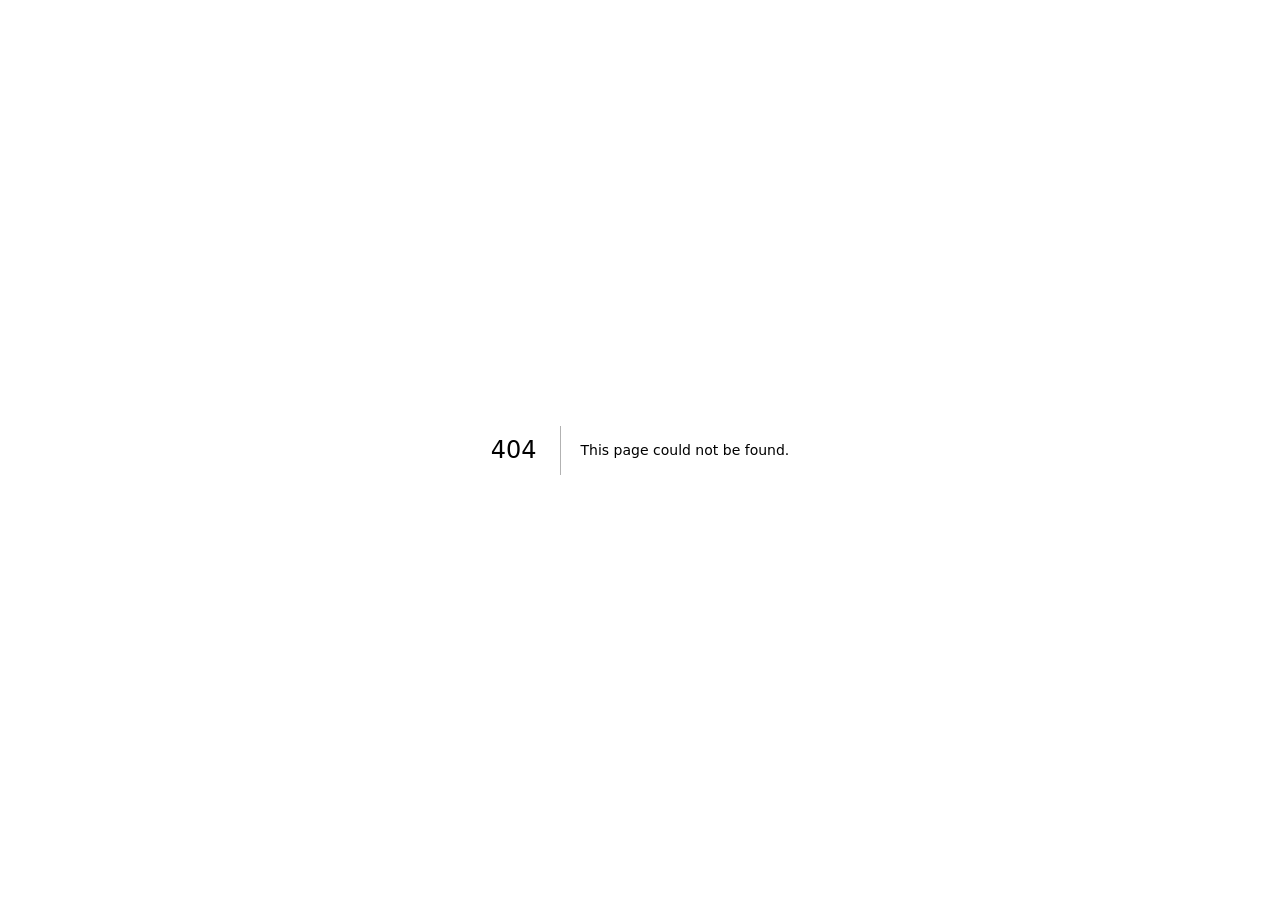
<file: beauty-salon-1/404/index.html>
<!DOCTYPE html><html lang="ru" data-type="place" class="scroll-smooth"><head><meta charSet="utf-8"/><meta name="viewport" content="width=device-width, initial-scale=1"/><link rel="stylesheet" href="/beauty-salon-1/_next/static/chunks/0khcrfw5ptctt.css" data-precedence="next"/><link rel="preload" as="script" fetchPriority="low" href="/beauty-salon-1/_next/static/chunks/0j1we3cwg31qe.js"/><script src="/beauty-salon-1/_next/static/chunks/2161c1q9cs895.js" async=""></script><script src="/beauty-salon-1/_next/static/chunks/39_j1bdzreq0m.js" async=""></script><script src="/beauty-salon-1/_next/static/chunks/turbopack-31uwn7i4tied4.js" async=""></script><script src="/beauty-salon-1/_next/static/chunks/3qfy96eoyh-ek.js" async=""></script><meta name="robots" content="noindex"/><meta name="theme-color" content="#F8F7F4"/><meta name="color-scheme" content="light"/><title>Милано — студия красоты | Портфолио</title><meta name="description" content="Демонстрационный концепт студии красоты «Милано»: стрижки, окрашивание, маникюр и уход за волосами."/><meta name="robots" content="noindex, nofollow"/><meta name="page-type" content="place"/><meta name="site-kind" content="other"/><meta name="page-kind" content="place"/><meta name="format-detection" content="telephone=no"/><meta property="og:title" content="Милано — студия красоты"/><meta property="og:description" content="Демонстрационный концепт сайта парикмахерской и ногтевой студии."/><meta property="og:locale" content="ru_RU"/><meta property="og:type" content="website"/><meta name="twitter:card" content="summary"/><meta name="twitter:title" content="Милано — студия красоты"/><meta name="twitter:description" content="Демонстрационный концепт сайта парикмахерской и ногтевой студии."/><link rel="icon" href="/beauty-salon-1/icon.svg" type="image/svg+xml"/><title>404: This page could not be found.</title><script src="/beauty-salon-1/_next/static/chunks/0cz1d0mv5g_q7.js" noModule=""></script></head><body class="bg-[#F8F7F4] text-[#18181B] antialiased" style="font-family:Manrope Variable, Arial, sans-serif"><div hidden=""><!--$--><!--/$--></div><div style="font-family:system-ui,&quot;Segoe UI&quot;,Roboto,Helvetica,Arial,sans-serif,&quot;Apple Color Emoji&quot;,&quot;Segoe UI Emoji&quot;;height:100vh;text-align:center;display:flex;flex-direction:column;align-items:center;justify-content:center"><div><style>body{color:#000;background:#fff;margin:0}.next-error-h1{border-right:1px solid rgba(0,0,0,.3)}@media (prefers-color-scheme:dark){body{color:#fff;background:#000}.next-error-h1{border-right:1px solid rgba(255,255,255,.3)}}</style><h1 class="next-error-h1" style="display:inline-block;margin:0 20px 0 0;padding:0 23px 0 0;font-size:24px;font-weight:500;vertical-align:top;line-height:49px">404</h1><div style="display:inline-block"><h2 style="font-size:14px;font-weight:400;line-height:49px;margin:0">This page could not be found.</h2></div></div></div><!--$--><!--/$--><script id="_R_">(globalThis["TURBOPACK"] || (globalThis["TURBOPACK"] = [])).push({"otherChunks":["static/chunks/0j1we3cwg31qe.js","static/chunks/2161c1q9cs895.js","static/chunks/39_j1bdzreq0m.js"],"runtimeModuleIds":[94553]});</script><script src="/beauty-salon-1/_next/static/chunks/0j1we3cwg31qe.js" async=""></script><script>(self.__next_f=self.__next_f||[]).push([0])</script><script>self.__next_f.push([1,"1:\"$Sreact.fragment\"\n2:\"/beauty-salon-1/_next/static/chunks/3qfy96eoyh-ek.js\"\n3:I[39756,[\"$2\"],\"default\"]\n4:I[37457,[\"$2\"],\"default\"]\n8:I[97367,[\"$2\"],\"OutletBoundary\"]\n9:\"$Sreact.suspense\"\nb:\"ViewportBoundary\"\nc:I[97367,[\"$2\"],\"$b\"]\ne:\"MetadataBoundary\"\nf:I[97367,[\"$2\"],\"$e\"]\n11:I[68027,[\"$2\"],\"default\",1]\n:HL[\"/beauty-salon-1/_next/static/chunks/0khcrfw5ptctt.css\",\"style\"]\n6:X\n7:[[\"children\",{\"s\":\"__PAGE__\",\"h\":512,\"d\":{\"r\":[\"$\",\"$1\",\"c\",{\"children\":[[[\"$\",\"title\",null,{\"children\":\"404: This page could not be found.\"}],[\"$\",\"div\",null,{\"style\":\"$0:t:t:d:r:props:children:1:props:children:props:children:props:notFound:0:1:props:style\",\"children\":[\"$\",\"div\",null,{\"children\":[[\"$\",\"style\",null,{\"dangerouslySetInnerHTML\":{\"__html\":\"body{color:#000;background:#fff;margin:0}.next-error-h1{border-right:1px solid rgba(0,0,0,.3)}@media (prefers-color-scheme:dark){body{color:#fff;background:#000}.next-error-h1{border-right:1px solid rgba(255,255,255,.3)}}\"}}],[\"$\",\"h1\",null,{\"className\":\"next-error-h1\",\"style\":\"$0:t:t:d:r:props:children:1:props:children:props:children:props:notFound:0:1:props:children:props:children:1:props:style\",\"children\":404}],[\"$\",\"div\",null,{\"style\":\"$0:t:t:d:r:props:children:1:props:children:props:children:props:notFound:0:1:props:children:props:children:2:props:style\",\"children\":[\"$\",\"h2\",null,{\"style\":\"$0:t:t:d:r:props:children:1:props:children:props:children:props:notFound:0:1:props:children:props:children:2:props:children:props:style\",\"children\":\"This page could not be found.\"}]}]]}]}]],null,[\"$\",\"$L8\",null,{\"children\":[\"$\",\"$9\",null,{\"name\":\"Next.MetadataOutlet\",\"children\":\"$@a\"}]}]]}],\"p\":false,\"v\":null}}]]\n5:[[\"children\",{\"s\":\"/_not-found\",\"h\":512,\"d\":{\"r\":[\"$\",\"$1\",\"c\",{\"children\":[null,[\"$\",\"$L3\",null,{\"parallelRouterKey\":\"children\",\"error\":\"$undefined\",\"errorStyles\":\"$undefined\",\"errorScripts\":\"$undefined\",\"template\":[\"$\",\"$L4\",null,{}],\"templateStyles\":\"$undefined\",\"templateScripts\":\"$undefined\",\"notFound\":\"$undefined\",\"forbidden\":\"$undefined\",\"unauthorized\":\"$undefined\"}]]}],\"p\":false,\"v\":\"$6\"},\"c\":\"$Q7\"}]]\n0:{\"P\":null,\"c\":[\"\",\"_not-found\",\"\"],\"q\":\"\",\"i\":false,\"t\":{\"t\":{\"s\":\"\",\"h\":528,\"d\":{\"r\":[\"$\",\"$1\",\"c\",{\"children\":[[[\"$\",\"link\",\"0\",{\"rel\":\"stylesheet\",\"href\":\"/beauty-salon-1/_next/static/chunks/0khcrfw5ptctt.css\",\"precedence\":\"next\",\"crossOrigin\":\"$undefined\",\"nonce\":\"$undefined\"}],[\"$\",\"script\",\"script-0\",{\"src\":\"/beauty-salon-1/_next/static/chunks/3qfy96eoyh-ek.js\",\"async\":true,\"nonce\":\"$undefined\"}]],[\"$\",\"html\",null,{\"lang\":\"ru\",\"data-type\":\"place\",\"className\":\"scroll-smooth\",\"children\":[\"$\",\"body\",null,{\"className\":\"bg-[#F8F7F4] text-[#18181B] antialiased\",\"style\":{\"fontFamily\":\"Manrope Variable, Arial, sans-serif\"},\"children\":[\"$\",\"$L3\",null,{\"parallelRouterKey\":\"children\",\"error\":\"$undefined\",\"errorStyles\":\"$undefined\",\"errorScripts\":\"$undefined\",\"template\":[\"$\",\"$L4\",null,{}],\"templateStyles\":\"$undefined\",\"templateScripts\":\"$undefined\",\"notFound\":[[[\"$\",\"title\",null,{\"children\":\"404: This page could not be found.\"}],[\"$\",\"div\",null,{\"style\":{\"fontFamily\":\"system-ui,\\\"Segoe UI\\\",Roboto,Helvetica,Arial,sans-serif,\\\"Apple Color Emoji\\\",\\\"Segoe UI Emoji\\\"\",\"height\":\"100vh\",\"textAlign\":\"center\",\"display\":\"flex\",\"flexDirection\":\"column\",\"alignItems\":\"center\",\"justifyContent\":\"center\"},\"children\":[\"$\",\"div\",null,{\"children\":[[\"$\",\"style\",null,{\"dangerouslySetInnerHTML\":{\"__html\":\"body{color:#000;background:#fff;margin:0}.next-error-h1{border-right:1px solid rgba(0,0,0,.3)}@media (prefers-color-scheme:dark){body{color:#fff;background:#000}.next-error-h1{border-right:1px solid rgba(255,255,255,.3)}}\"}}],[\"$\",\"h1\",null,{\"className\":\"next-error-h1\",\"style\":{\"display\":\"inline-block\",\"margin\":\"0 20px 0 0\",\"padding\":\"0 23px 0 0\",\"fontSize\":24,\"fontWeight\":500,\"verticalAlign\":\"top\",\"lineHeight\":\"49px\"},\"children\":404}],[\"$\",\"div\",null,{\"style\":{\"display\":\"inline-block\"},\"children\":[\"$\",\"h2\",null,{\"style\":{\"fontSize\":14,\"fontWeight\":400,\"lineHeight\":\"49px\",\"margin\":0},\"children\":\"This page could not be found.\"}]}]]}]}]],[]],\"forbidden\":\"$undefined\",\"unauthorized\":\"$undefined\"}]}]}]]}],\"p\":false,\"v\":null},\"c\":\"$Q5\"},\"h\":{\"r\":[\"$\",\"$1\",\"h\",{\"children\":[[\"$\",\"meta\",null,{\"name\":\"robots\",\"content\":\"noindex\"}],[\"$\",\"$Lc\",null,{\"children\":\"$Ld\"}],[\"$\",\"$Lf\",null,{\"children\":[[\"$\",\"div\",null,{\"hidden\":true,\"children\":[\"$\",\"$9\",null,{\"name\":\"Next.Metadata\",\"children\":\"$L10\"}]}],null]}],null]}],\"p\":false,\"v\":null}},\"m\":\"$undefined\",\"G\":[\"$11\",[[\"$\",\"link\",\"0\",{\"rel\":\"stylesheet\",\"href\":\"/beauty-salon-1/_next/static/chunks/0khcrfw5ptctt.css\",\"precedence\":\"next\",\"crossOrigin\":\"$undefined\",\"nonce\":\"$undefined\"}]]],\"S\":true,\"r\":\"$undefined\",\"s\":\"$undefined\",\"a\":\"$undefined\",\"l\":\"$undefined\",\"p\":\"$undefined\",\"d\":\"$undefined\",\"b\":\"_aNqL_3klSjy-5sRxEK4_\"}\n6:C\nd:[[\"$\",\"meta\",\"0\",{\"charSet\":\"utf-8\"}],[\"$\",\"meta\",\"1\",{\"name\":\"viewport\",\"content\":\"width=device-width, initial-scale=1\"}],[\"$\",\"meta\",\"2\",{\"name\":\"theme-color\",\"content\":\"#F8F7F4\"}],[\"$\",\"meta\",\"3\",{\"name\":\"color-scheme\",\"content\":\"light\"}]]\n12:I[27201,[\"$2\"],\"IconMark\"]\na:null\n10:[[\"$\",\"title\",\"0\",{\"children\":\"Милано — студия красоты | Портфолио\"}],[\"$\",\"meta\",\"1\",{\"name\":\"description\",\"content\":\"Демонстрационный концепт студии красоты «Милано»: стрижки, окрашивание, маникюр и уход за волосами.\"}],[\"$\",\"meta\",\"2\",{\"name\":\"robots\",\"content\":\"noindex, nofollow\"}],[\"$\",\"meta\",\"3\",{\"name\":\"page-type\",\"content\":\"place\"}],[\"$\",\"meta\",\"4\",{\"name\":\"site-kind\",\"content\":\"other\"}],[\"$\",\"meta\",\"5\",{\"name\":\"page-kind\",\"content\":\"place\"}],[\"$\",\"meta\",\"6\",{\"name\":\"format-detection\",\"content\":\"telephone=no\"}],[\"$\",\"meta\",\"7\",{\"property\":\"og:title\",\"content\":\"Милано — студия красоты\"}],[\"$\",\"meta\",\"8\",{\"property\":\"og:description\",\"content\":\"Демонстрационный концепт сайта парикмахерской и ногтевой студии.\"}],[\"$\",\"meta\",\"9\",{\"property\":\"og:locale\",\"content\":\"ru_RU\"}],[\"$\",\"meta\",\"10\",{\"property\":\"og:type\",\"content\":\"website\"}],[\"$\",\"meta\",\"11\",{\"name\":\"twitter:card\",\"content\":\"summary\"}],[\"$\",\"meta\",\"12\",{\"name\":\"twitter:title\",\"content\":\"Милано — студия красоты\"}],[\"$\",\"meta\",\"13\",{\"name\":\"twitter:description\",\"content\":\"Демонстрационный концепт сайта парикмахерской и ногтевой студии.\"}],[\"$\",\"link\",\"14\",{\"rel\":\"icon\",\"href\":\"/beauty-salon-1/icon.svg\",\"type\":\"image/svg+xml\"}],[\"$\",\"$L12\",\"15\",{}]]\n"])</script></body></html>
</file>
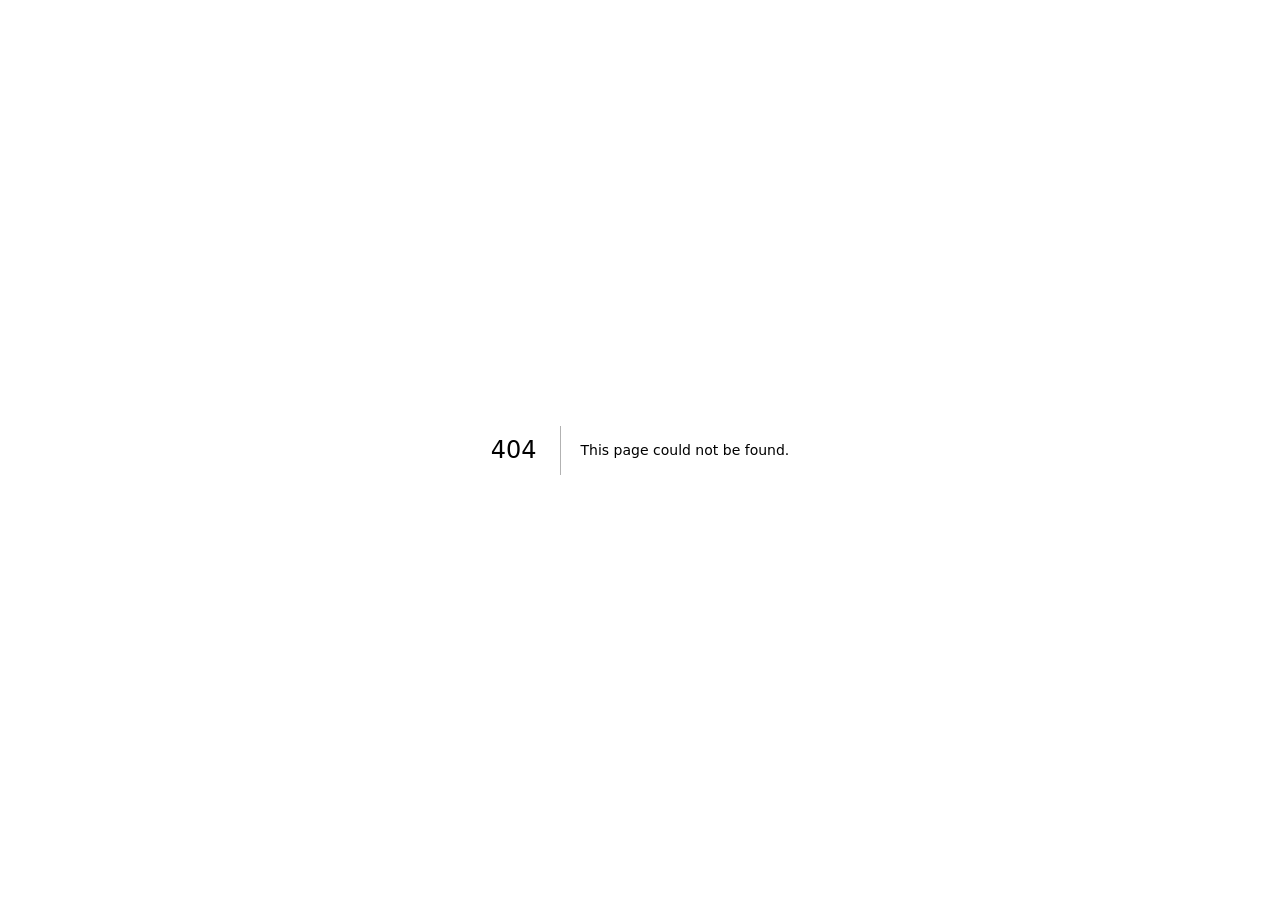
<file: beauty-salon-2/404/index.html>
<!DOCTYPE html><html lang="ru" data-type="place" data-radius="soft" data-buttons="solid"><head><meta charSet="utf-8"/><meta name="viewport" content="width=device-width, initial-scale=1"/><link rel="stylesheet" href="/beauty-salon-2/_next/static/chunks/199-3a573zyj2.css" data-precedence="next"/><link rel="preload" as="script" fetchPriority="low" href="/beauty-salon-2/_next/static/chunks/0j1we3cwg31qe.js"/><script src="/beauty-salon-2/_next/static/chunks/355vcmy28hhsu.js" async=""></script><script src="/beauty-salon-2/_next/static/chunks/39_j1bdzreq0m.js" async=""></script><script src="/beauty-salon-2/_next/static/chunks/turbopack-1so9lqb7sadrl.js" async=""></script><script src="/beauty-salon-2/_next/static/chunks/3qfy96eoyh-ek.js" async=""></script><meta name="robots" content="noindex"/><meta name="theme-color" content="#f5eee8"/><title>Луна — ногтевая студия | Портфолио</title><meta name="description" content="Демонстрационный концепт ногтевой студии «Луна»: маникюр, педикюр и наращивание."/><meta name="robots" content="noindex, nofollow"/><meta name="page-type" content="place"/><meta name="site-kind" content="other"/><meta name="page-kind" content="place"/><meta name="format-detection" content="telephone=no"/><meta property="og:title" content="Луна — ногтевая студия"/><meta property="og:description" content="Демонстрационный концепт сайта ногтевой студии."/><meta property="og:locale" content="ru_RU"/><meta property="og:type" content="website"/><meta name="twitter:card" content="summary"/><meta name="twitter:title" content="Луна — ногтевая студия"/><meta name="twitter:description" content="Демонстрационный концепт сайта ногтевой студии."/><link rel="icon" href="/beauty-salon-2/icon.svg"/><title>404: This page could not be found.</title><script src="/beauty-salon-2/_next/static/chunks/0cz1d0mv5g_q7.js" noModule=""></script></head><body><div hidden=""><!--$--><!--/$--></div><div style="font-family:system-ui,&quot;Segoe UI&quot;,Roboto,Helvetica,Arial,sans-serif,&quot;Apple Color Emoji&quot;,&quot;Segoe UI Emoji&quot;;height:100vh;text-align:center;display:flex;flex-direction:column;align-items:center;justify-content:center"><div><style>body{color:#000;background:#fff;margin:0}.next-error-h1{border-right:1px solid rgba(0,0,0,.3)}@media (prefers-color-scheme:dark){body{color:#fff;background:#000}.next-error-h1{border-right:1px solid rgba(255,255,255,.3)}}</style><h1 class="next-error-h1" style="display:inline-block;margin:0 20px 0 0;padding:0 23px 0 0;font-size:24px;font-weight:500;vertical-align:top;line-height:49px">404</h1><div style="display:inline-block"><h2 style="font-size:14px;font-weight:400;line-height:49px;margin:0">This page could not be found.</h2></div></div></div><!--$--><!--/$--><script id="_R_">(globalThis["TURBOPACK"] || (globalThis["TURBOPACK"] = [])).push({"otherChunks":["static/chunks/0j1we3cwg31qe.js","static/chunks/355vcmy28hhsu.js","static/chunks/39_j1bdzreq0m.js"],"runtimeModuleIds":[94553]});</script><script src="/beauty-salon-2/_next/static/chunks/0j1we3cwg31qe.js" async=""></script><script>(self.__next_f=self.__next_f||[]).push([0])</script><script>self.__next_f.push([1,"1:\"$Sreact.fragment\"\n2:\"/beauty-salon-2/_next/static/chunks/3qfy96eoyh-ek.js\"\n3:I[39756,[\"$2\"],\"default\"]\n4:I[37457,[\"$2\"],\"default\"]\n8:I[97367,[\"$2\"],\"OutletBoundary\"]\n9:\"$Sreact.suspense\"\nb:\"ViewportBoundary\"\nc:I[97367,[\"$2\"],\"$b\"]\ne:\"MetadataBoundary\"\nf:I[97367,[\"$2\"],\"$e\"]\n11:I[68027,[\"$2\"],\"default\",1]\n:HL[\"/beauty-salon-2/_next/static/chunks/199-3a573zyj2.css\",\"style\"]\n6:X\n7:[[\"children\",{\"s\":\"__PAGE__\",\"h\":512,\"d\":{\"r\":[\"$\",\"$1\",\"c\",{\"children\":[[[\"$\",\"title\",null,{\"children\":\"404: This page could not be found.\"}],[\"$\",\"div\",null,{\"style\":\"$0:t:t:d:r:props:children:1:props:children:props:children:props:notFound:0:1:props:style\",\"children\":[\"$\",\"div\",null,{\"children\":[[\"$\",\"style\",null,{\"dangerouslySetInnerHTML\":{\"__html\":\"body{color:#000;background:#fff;margin:0}.next-error-h1{border-right:1px solid rgba(0,0,0,.3)}@media (prefers-color-scheme:dark){body{color:#fff;background:#000}.next-error-h1{border-right:1px solid rgba(255,255,255,.3)}}\"}}],[\"$\",\"h1\",null,{\"className\":\"next-error-h1\",\"style\":\"$0:t:t:d:r:props:children:1:props:children:props:children:props:notFound:0:1:props:children:props:children:1:props:style\",\"children\":404}],[\"$\",\"div\",null,{\"style\":\"$0:t:t:d:r:props:children:1:props:children:props:children:props:notFound:0:1:props:children:props:children:2:props:style\",\"children\":[\"$\",\"h2\",null,{\"style\":\"$0:t:t:d:r:props:children:1:props:children:props:children:props:notFound:0:1:props:children:props:children:2:props:children:props:style\",\"children\":\"This page could not be found.\"}]}]]}]}]],null,[\"$\",\"$L8\",null,{\"children\":[\"$\",\"$9\",null,{\"name\":\"Next.MetadataOutlet\",\"children\":\"$@a\"}]}]]}],\"p\":false,\"v\":null}}]]\n5:[[\"children\",{\"s\":\"/_not-found\",\"h\":512,\"d\":{\"r\":[\"$\",\"$1\",\"c\",{\"children\":[null,[\"$\",\"$L3\",null,{\"parallelRouterKey\":\"children\",\"error\":\"$undefined\",\"errorStyles\":\"$undefined\",\"errorScripts\":\"$undefined\",\"template\":[\"$\",\"$L4\",null,{}],\"templateStyles\":\"$undefined\",\"templateScripts\":\"$undefined\",\"notFound\":\"$undefined\",\"forbidden\":\"$undefined\",\"unauthorized\":\"$undefined\"}]]}],\"p\":false,\"v\":\"$6\"},\"c\":\"$Q7\"}]]\n0:{\"P\":null,\"c\":[\"\",\"_not-found\",\"\"],\"q\":\"\",\"i\":false,\"t\":{\"t\":{\"s\":\"\",\"h\":528,\"d\":{\"r\":[\"$\",\"$1\",\"c\",{\"children\":[[[\"$\",\"link\",\"0\",{\"rel\":\"stylesheet\",\"href\":\"/beauty-salon-2/_next/static/chunks/199-3a573zyj2.css\",\"precedence\":\"next\",\"crossOrigin\":\"$undefined\",\"nonce\":\"$undefined\"}],[\"$\",\"script\",\"script-0\",{\"src\":\"/beauty-salon-2/_next/static/chunks/3qfy96eoyh-ek.js\",\"async\":true,\"nonce\":\"$undefined\"}]],[\"$\",\"html\",null,{\"lang\":\"ru\",\"data-type\":\"place\",\"data-radius\":\"soft\",\"data-buttons\":\"solid\",\"children\":[\"$\",\"body\",null,{\"children\":[\"$\",\"$L3\",null,{\"parallelRouterKey\":\"children\",\"error\":\"$undefined\",\"errorStyles\":\"$undefined\",\"errorScripts\":\"$undefined\",\"template\":[\"$\",\"$L4\",null,{}],\"templateStyles\":\"$undefined\",\"templateScripts\":\"$undefined\",\"notFound\":[[[\"$\",\"title\",null,{\"children\":\"404: This page could not be found.\"}],[\"$\",\"div\",null,{\"style\":{\"fontFamily\":\"system-ui,\\\"Segoe UI\\\",Roboto,Helvetica,Arial,sans-serif,\\\"Apple Color Emoji\\\",\\\"Segoe UI Emoji\\\"\",\"height\":\"100vh\",\"textAlign\":\"center\",\"display\":\"flex\",\"flexDirection\":\"column\",\"alignItems\":\"center\",\"justifyContent\":\"center\"},\"children\":[\"$\",\"div\",null,{\"children\":[[\"$\",\"style\",null,{\"dangerouslySetInnerHTML\":{\"__html\":\"body{color:#000;background:#fff;margin:0}.next-error-h1{border-right:1px solid rgba(0,0,0,.3)}@media (prefers-color-scheme:dark){body{color:#fff;background:#000}.next-error-h1{border-right:1px solid rgba(255,255,255,.3)}}\"}}],[\"$\",\"h1\",null,{\"className\":\"next-error-h1\",\"style\":{\"display\":\"inline-block\",\"margin\":\"0 20px 0 0\",\"padding\":\"0 23px 0 0\",\"fontSize\":24,\"fontWeight\":500,\"verticalAlign\":\"top\",\"lineHeight\":\"49px\"},\"children\":404}],[\"$\",\"div\",null,{\"style\":{\"display\":\"inline-block\"},\"children\":[\"$\",\"h2\",null,{\"style\":{\"fontSize\":14,\"fontWeight\":400,\"lineHeight\":\"49px\",\"margin\":0},\"children\":\"This page could not be found.\"}]}]]}]}]],[]],\"forbidden\":\"$undefined\",\"unauthorized\":\"$undefined\"}]}]}]]}],\"p\":false,\"v\":null},\"c\":\"$Q5\"},\"h\":{\"r\":[\"$\",\"$1\",\"h\",{\"children\":[[\"$\",\"meta\",null,{\"name\":\"robots\",\"content\":\"noindex\"}],[\"$\",\"$Lc\",null,{\"children\":\"$Ld\"}],[\"$\",\"$Lf\",null,{\"children\":[[\"$\",\"div\",null,{\"hidden\":true,\"children\":[\"$\",\"$9\",null,{\"name\":\"Next.Metadata\",\"children\":\"$L10\"}]}],null]}],null]}],\"p\":false,\"v\":null}},\"m\":\"$undefined\",\"G\":[\"$11\",[[\"$\",\"link\",\"0\",{\"rel\":\"stylesheet\",\"href\":\"/beauty-salon-2/_next/static/chunks/199-3a573zyj2.css\",\"precedence\":\"next\",\"crossOrigin\":\"$undefined\",\"nonce\":\"$undefined\"}]]],\"S\":true,\"r\":\"$undefined\",\"s\":\"$undefined\",\"a\":\"$undefined\",\"l\":\"$undefined\",\"p\":\"$undefined\",\"d\":\"$undefined\",\"b\":\"yc8TPCZZrZcTvvviKSWz5\"}\n6:C\nd:[[\"$\",\"meta\",\"0\",{\"charSet\":\"utf-8\"}],[\"$\",\"meta\",\"1\",{\"name\":\"viewport\",\"content\":\"width=device-width, initial-scale=1\"}],[\"$\",\"meta\",\"2\",{\"name\":\"theme-color\",\"content\":\"#f5eee8\"}]]\n12:I[27201,[\"$2\"],\"IconMark\"]\na:null\n10:[[\"$\",\"title\",\"0\",{\"children\":\"Луна — ногтевая студия | Портфолио\"}],[\"$\",\"meta\",\"1\",{\"name\":\"description\",\"content\":\"Демонстрационный концепт ногтевой студии «Луна»: маникюр, педикюр и наращивание.\"}],[\"$\",\"meta\",\"2\",{\"name\":\"robots\",\"content\":\"noindex, nofollow\"}],[\"$\",\"meta\",\"3\",{\"name\":\"page-type\",\"content\":\"place\"}],[\"$\",\"meta\",\"4\",{\"name\":\"site-kind\",\"content\":\"other\"}],[\"$\",\"meta\",\"5\",{\"name\":\"page-kind\",\"content\":\"place\"}],[\"$\",\"meta\",\"6\",{\"name\":\"format-detection\",\"content\":\"telephone=no\"}],[\"$\",\"meta\",\"7\",{\"property\":\"og:title\",\"content\":\"Луна — ногтевая студия\"}],[\"$\",\"meta\",\"8\",{\"property\":\"og:description\",\"content\":\"Демонстрационный концепт сайта ногтевой студии.\"}],[\"$\",\"meta\",\"9\",{\"property\":\"og:locale\",\"content\":\"ru_RU\"}],[\"$\",\"meta\",\"10\",{\"property\":\"og:type\",\"content\":\"website\"}],[\"$\",\"meta\",\"11\",{\"name\":\"twitter:card\",\"content\":\"summary\"}],[\"$\",\"meta\",\"12\",{\"name\":\"twitter:title\",\"content\":\"Луна — ногтевая студия\"}],[\"$\",\"meta\",\"13\",{\"name\":\"twitter:description\",\"content\":\"Демонстрационный концепт сайта ногтевой студии.\"}],[\"$\",\"link\",\"14\",{\"rel\":\"icon\",\"href\":\"/beauty-salon-2/icon.svg\"}],[\"$\",\"$L12\",\"15\",{}]]\n"])</script></body></html>
</file>
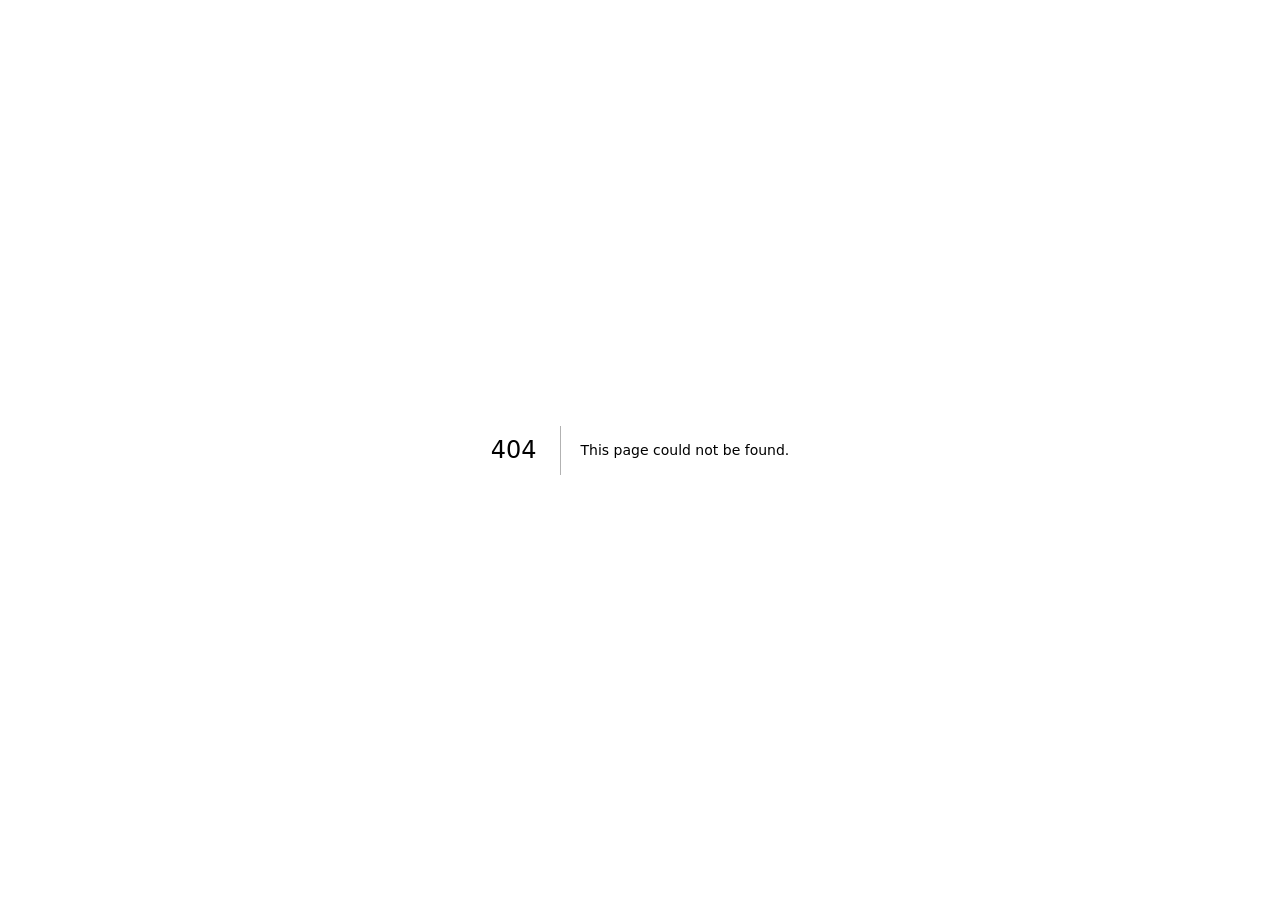
<file: ideal-format-vrn/404/index.html>
<!DOCTYPE html><html lang="ru" class="scroll-smooth"><head><meta charSet="utf-8"/><meta name="viewport" content="width=device-width, initial-scale=1"/><link rel="stylesheet" href="/ideal-format-vrn/_next/static/chunks/2basgmtsc7trg.css" data-precedence="next"/><link rel="preload" as="script" fetchPriority="low" href="/ideal-format-vrn/_next/static/chunks/0j1we3cwg31qe.js"/><script src="/ideal-format-vrn/_next/static/chunks/0-brmv4k6gju8.js" async=""></script><script src="/ideal-format-vrn/_next/static/chunks/39_j1bdzreq0m.js" async=""></script><script src="/ideal-format-vrn/_next/static/chunks/turbopack-0bdkbd_-kso6m.js" async=""></script><script src="/ideal-format-vrn/_next/static/chunks/3qfy96eoyh-ek.js" async=""></script><meta name="robots" content="noindex"/><meta name="theme-color" content="#F8F7F4"/><meta name="color-scheme" content="light"/><title>Идеальный формат — парикмахерская и ногтевая студия в Воронеже</title><meta name="description" content="Стрижки, сложное окрашивание, маникюр и SPA для волос в Воронеже. ул. Корольковой, 10 к1. Ежедневно 09:00–18:00."/><link rel="icon" href="/ideal-format-vrn/icon.svg" type="image/svg+xml"/><meta name="next-size-adjust" content=""/><title>404: This page could not be found.</title><script src="/ideal-format-vrn/_next/static/chunks/0cz1d0mv5g_q7.js" noModule=""></script></head><body class="AkYr1W_className I4gArG_variable bg-[#F8F7F4] text-[#18181B] antialiased"><div hidden=""><!--$--><!--/$--></div><div style="font-family:system-ui,&quot;Segoe UI&quot;,Roboto,Helvetica,Arial,sans-serif,&quot;Apple Color Emoji&quot;,&quot;Segoe UI Emoji&quot;;height:100vh;text-align:center;display:flex;flex-direction:column;align-items:center;justify-content:center"><div><style>body{color:#000;background:#fff;margin:0}.next-error-h1{border-right:1px solid rgba(0,0,0,.3)}@media (prefers-color-scheme:dark){body{color:#fff;background:#000}.next-error-h1{border-right:1px solid rgba(255,255,255,.3)}}</style><h1 class="next-error-h1" style="display:inline-block;margin:0 20px 0 0;padding:0 23px 0 0;font-size:24px;font-weight:500;vertical-align:top;line-height:49px">404</h1><div style="display:inline-block"><h2 style="font-size:14px;font-weight:400;line-height:49px;margin:0">This page could not be found.</h2></div></div></div><!--$--><!--/$--><script id="_R_">(globalThis["TURBOPACK"] || (globalThis["TURBOPACK"] = [])).push({"otherChunks":["static/chunks/0j1we3cwg31qe.js","static/chunks/0-brmv4k6gju8.js","static/chunks/39_j1bdzreq0m.js"],"runtimeModuleIds":[94553]});</script><script src="/ideal-format-vrn/_next/static/chunks/0j1we3cwg31qe.js" async=""></script><script>(self.__next_f=self.__next_f||[]).push([0])</script><script>self.__next_f.push([1,"1:\"$Sreact.fragment\"\n2:\"/ideal-format-vrn/_next/static/chunks/3qfy96eoyh-ek.js\"\n3:I[39756,[\"$2\"],\"default\"]\n4:I[37457,[\"$2\"],\"default\"]\n8:I[97367,[\"$2\"],\"OutletBoundary\"]\n9:\"$Sreact.suspense\"\nb:\"ViewportBoundary\"\nc:I[97367,[\"$2\"],\"$b\"]\ne:\"MetadataBoundary\"\nf:I[97367,[\"$2\"],\"$e\"]\n11:I[68027,[\"$2\"],\"default\",1]\n:HL[\"/ideal-format-vrn/_next/static/chunks/2basgmtsc7trg.css\",\"style\"]\n6:X\n7:[[\"children\",{\"s\":\"__PAGE__\",\"h\":512,\"d\":{\"r\":[\"$\",\"$1\",\"c\",{\"children\":[[[\"$\",\"title\",null,{\"children\":\"404: This page could not be found.\"}],[\"$\",\"div\",null,{\"style\":\"$0:t:t:d:r:props:children:1:props:children:props:children:props:notFound:0:1:props:style\",\"children\":[\"$\",\"div\",null,{\"children\":[[\"$\",\"style\",null,{\"dangerouslySetInnerHTML\":{\"__html\":\"body{color:#000;background:#fff;margin:0}.next-error-h1{border-right:1px solid rgba(0,0,0,.3)}@media (prefers-color-scheme:dark){body{color:#fff;background:#000}.next-error-h1{border-right:1px solid rgba(255,255,255,.3)}}\"}}],[\"$\",\"h1\",null,{\"className\":\"next-error-h1\",\"style\":\"$0:t:t:d:r:props:children:1:props:children:props:children:props:notFound:0:1:props:children:props:children:1:props:style\",\"children\":404}],[\"$\",\"div\",null,{\"style\":\"$0:t:t:d:r:props:children:1:props:children:props:children:props:notFound:0:1:props:children:props:children:2:props:style\",\"children\":[\"$\",\"h2\",null,{\"style\":\"$0:t:t:d:r:props:children:1:props:children:props:children:props:notFound:0:1:props:children:props:children:2:props:children:props:style\",\"children\":\"This page could not be found.\"}]}]]}]}]],null,[\"$\",\"$L8\",null,{\"children\":[\"$\",\"$9\",null,{\"name\":\"Next.MetadataOutlet\",\"children\":\"$@a\"}]}]]}],\"p\":false,\"v\":null}}]]\n5:[[\"children\",{\"s\":\"/_not-found\",\"h\":512,\"d\":{\"r\":[\"$\",\"$1\",\"c\",{\"children\":[null,[\"$\",\"$L3\",null,{\"parallelRouterKey\":\"children\",\"error\":\"$undefined\",\"errorStyles\":\"$undefined\",\"errorScripts\":\"$undefined\",\"template\":[\"$\",\"$L4\",null,{}],\"templateStyles\":\"$undefined\",\"templateScripts\":\"$undefined\",\"notFound\":\"$undefined\",\"forbidden\":\"$undefined\",\"unauthorized\":\"$undefined\"}]]}],\"p\":false,\"v\":\"$6\"},\"c\":\"$Q7\"}]]\n0:{\"P\":null,\"c\":[\"\",\"_not-found\",\"\"],\"q\":\"\",\"i\":false,\"t\":{\"t\":{\"s\":\"\",\"h\":528,\"d\":{\"r\":[\"$\",\"$1\",\"c\",{\"children\":[[[\"$\",\"link\",\"0\",{\"rel\":\"stylesheet\",\"href\":\"/ideal-format-vrn/_next/static/chunks/2basgmtsc7trg.css\",\"precedence\":\"next\",\"crossOrigin\":\"$undefined\",\"nonce\":\"$undefined\"}],[\"$\",\"script\",\"script-0\",{\"src\":\"/ideal-format-vrn/_next/static/chunks/3qfy96eoyh-ek.js\",\"async\":true,\"nonce\":\"$undefined\"}]],[\"$\",\"html\",null,{\"lang\":\"ru\",\"className\":\"scroll-smooth\",\"children\":[\"$\",\"body\",null,{\"className\":\"AkYr1W_className I4gArG_variable bg-[#F8F7F4] text-[#18181B] antialiased\",\"children\":[\"$\",\"$L3\",null,{\"parallelRouterKey\":\"children\",\"error\":\"$undefined\",\"errorStyles\":\"$undefined\",\"errorScripts\":\"$undefined\",\"template\":[\"$\",\"$L4\",null,{}],\"templateStyles\":\"$undefined\",\"templateScripts\":\"$undefined\",\"notFound\":[[[\"$\",\"title\",null,{\"children\":\"404: This page could not be found.\"}],[\"$\",\"div\",null,{\"style\":{\"fontFamily\":\"system-ui,\\\"Segoe UI\\\",Roboto,Helvetica,Arial,sans-serif,\\\"Apple Color Emoji\\\",\\\"Segoe UI Emoji\\\"\",\"height\":\"100vh\",\"textAlign\":\"center\",\"display\":\"flex\",\"flexDirection\":\"column\",\"alignItems\":\"center\",\"justifyContent\":\"center\"},\"children\":[\"$\",\"div\",null,{\"children\":[[\"$\",\"style\",null,{\"dangerouslySetInnerHTML\":{\"__html\":\"body{color:#000;background:#fff;margin:0}.next-error-h1{border-right:1px solid rgba(0,0,0,.3)}@media (prefers-color-scheme:dark){body{color:#fff;background:#000}.next-error-h1{border-right:1px solid rgba(255,255,255,.3)}}\"}}],[\"$\",\"h1\",null,{\"className\":\"next-error-h1\",\"style\":{\"display\":\"inline-block\",\"margin\":\"0 20px 0 0\",\"padding\":\"0 23px 0 0\",\"fontSize\":24,\"fontWeight\":500,\"verticalAlign\":\"top\",\"lineHeight\":\"49px\"},\"children\":404}],[\"$\",\"div\",null,{\"style\":{\"display\":\"inline-block\"},\"children\":[\"$\",\"h2\",null,{\"style\":{\"fontSize\":14,\"fontWeight\":400,\"lineHeight\":\"49px\",\"margin\":0},\"children\":\"This page could not be found.\"}]}]]}]}]],[]],\"forbidden\":\"$undefined\",\"unauthorized\":\"$undefined\"}]}]}]]}],\"p\":false,\"v\":null},\"c\":\"$Q5\"},\"h\":{\"r\":[\"$\",\"$1\",\"h\",{\"children\":[[\"$\",\"meta\",null,{\"name\":\"robots\",\"content\":\"noindex\"}],[\"$\",\"$Lc\",null,{\"children\":\"$Ld\"}],[\"$\",\"$Lf\",null,{\"children\":[[\"$\",\"div\",null,{\"hidden\":true,\"children\":[\"$\",\"$9\",null,{\"name\":\"Next.Metadata\",\"children\":\"$L10\"}]}],null]}],[\"$\",\"meta\",null,{\"name\":\"next-size-adjust\",\"content\":\"\"}]]}],\"p\":false,\"v\":null}},\"m\":\"$undefined\",\"G\":[\"$11\",[[\"$\",\"link\",\"0\",{\"rel\":\"stylesheet\",\"href\":\"/ideal-format-vrn/_next/static/chunks/2basgmtsc7trg.css\",\"precedence\":\"next\",\"crossOrigin\":\"$undefined\",\"nonce\":\"$undefined\"}]]],\"S\":true,\"r\":\"$undefined\",\"s\":\"$undefined\",\"a\":\"$undefined\",\"l\":\"$undefined\",\"p\":\"$undefined\",\"d\":\"$undefined\",\"b\":\"CvjcJpfa6usuGlpnmv4ZE\"}\n6:C\nd:[[\"$\",\"meta\",\"0\",{\"charSet\":\"utf-8\"}],[\"$\",\"meta\",\"1\",{\"name\":\"viewport\",\"content\":\"width=device-width, initial-scale=1\"}],[\"$\",\"meta\",\"2\",{\"name\":\"theme-color\",\"content\":\"#F8F7F4\"}],[\"$\",\"meta\",\"3\",{\"name\":\"color-scheme\",\"content\":\"light\"}]]\n12:I[27201,[\"$2\"],\"IconMark\"]\na:null\n10:[[\"$\",\"title\",\"0\",{\"children\":\"Идеальный формат — парикмахерская и ногтевая студия в Воронеже\"}],[\"$\",\"meta\",\"1\",{\"name\":\"description\",\"content\":\"Стрижки, сложное окрашивание, маникюр и SPA для волос в Воронеже. ул. Корольковой, 10 к1. Ежедневно 09:00–18:00.\"}],[\"$\",\"link\",\"2\",{\"rel\":\"icon\",\"href\":\"/ideal-format-vrn/icon.svg\",\"type\":\"image/svg+xml\"}],[\"$\",\"$L12\",\"3\",{}]]\n"])</script></body></html>
</file>
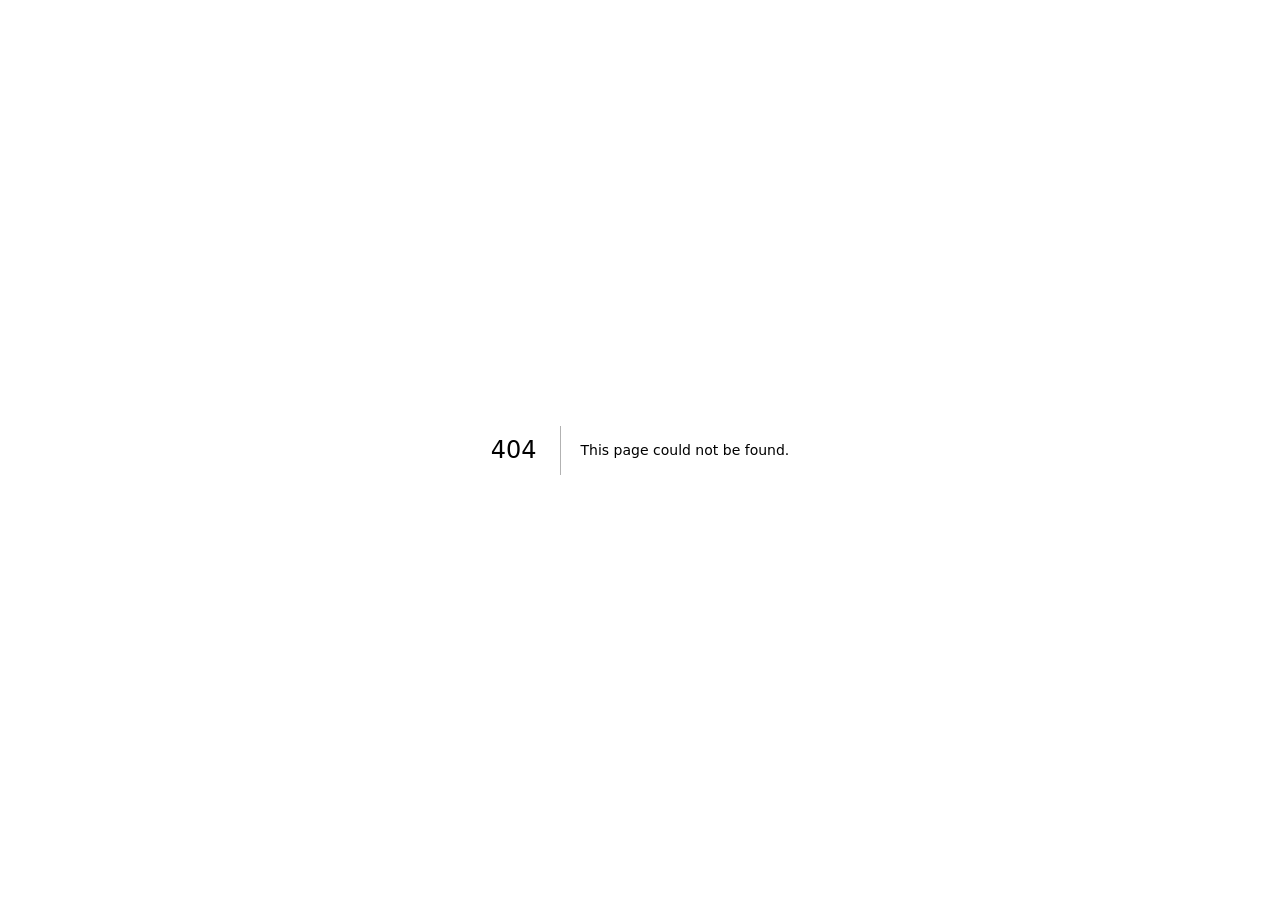
<file: shevi-vrn/404/index.html>
<!DOCTYPE html><html lang="ru" data-type="place" data-radius="soft" data-buttons="solid"><head><meta charSet="utf-8"/><meta name="viewport" content="width=device-width, initial-scale=1"/><link rel="stylesheet" href="/shevi-vrn/_next/static/chunks/2u18nvor7h448.css" data-precedence="next"/><link rel="preload" as="script" fetchPriority="low" href="/shevi-vrn/_next/static/chunks/0j1we3cwg31qe.js"/><script src="/shevi-vrn/_next/static/chunks/3-j0hwac531q3.js" async=""></script><script src="/shevi-vrn/_next/static/chunks/39_j1bdzreq0m.js" async=""></script><script src="/shevi-vrn/_next/static/chunks/turbopack-21f26q4hjr33s.js" async=""></script><script src="/shevi-vrn/_next/static/chunks/3qfy96eoyh-ek.js" async=""></script><meta name="robots" content="noindex"/><meta name="theme-color" content="#f5eee8"/><title>Шеви — ногтевая студия в Воронеже</title><meta name="description" content="Маникюр, педикюр и наращивание в ногтевой студии «Шеви», Левобережный район Воронежа. Номинант Премии 2ГИС 2026."/><meta name="robots" content="noindex, nofollow"/><meta name="page-type" content="place"/><meta name="site-kind" content="other"/><meta name="page-kind" content="place"/><meta property="og:title" content="Шеви — ногтевая студия"/><meta property="og:description" content="Маникюр, педикюр и наращивание в Воронеже"/><meta property="og:locale" content="ru_RU"/><meta property="og:type" content="website"/><meta name="twitter:card" content="summary"/><meta name="twitter:title" content="Шеви — ногтевая студия"/><meta name="twitter:description" content="Маникюр, педикюр и наращивание в Воронеже"/><link rel="icon" href="/shevi-vrn/icon.svg"/><title>404: This page could not be found.</title><script src="/shevi-vrn/_next/static/chunks/0cz1d0mv5g_q7.js" noModule=""></script></head><body><div hidden=""><!--$--><!--/$--></div><div style="font-family:system-ui,&quot;Segoe UI&quot;,Roboto,Helvetica,Arial,sans-serif,&quot;Apple Color Emoji&quot;,&quot;Segoe UI Emoji&quot;;height:100vh;text-align:center;display:flex;flex-direction:column;align-items:center;justify-content:center"><div><style>body{color:#000;background:#fff;margin:0}.next-error-h1{border-right:1px solid rgba(0,0,0,.3)}@media (prefers-color-scheme:dark){body{color:#fff;background:#000}.next-error-h1{border-right:1px solid rgba(255,255,255,.3)}}</style><h1 class="next-error-h1" style="display:inline-block;margin:0 20px 0 0;padding:0 23px 0 0;font-size:24px;font-weight:500;vertical-align:top;line-height:49px">404</h1><div style="display:inline-block"><h2 style="font-size:14px;font-weight:400;line-height:49px;margin:0">This page could not be found.</h2></div></div></div><!--$--><!--/$--><script id="_R_">(globalThis["TURBOPACK"] || (globalThis["TURBOPACK"] = [])).push({"otherChunks":["static/chunks/0j1we3cwg31qe.js","static/chunks/3-j0hwac531q3.js","static/chunks/39_j1bdzreq0m.js"],"runtimeModuleIds":[94553]});</script><script src="/shevi-vrn/_next/static/chunks/0j1we3cwg31qe.js" async=""></script><script>(self.__next_f=self.__next_f||[]).push([0])</script><script>self.__next_f.push([1,"1:\"$Sreact.fragment\"\n2:\"/shevi-vrn/_next/static/chunks/3qfy96eoyh-ek.js\"\n3:I[39756,[\"$2\"],\"default\"]\n4:I[37457,[\"$2\"],\"default\"]\n8:I[97367,[\"$2\"],\"OutletBoundary\"]\n9:\"$Sreact.suspense\"\nb:\"ViewportBoundary\"\nc:I[97367,[\"$2\"],\"$b\"]\ne:\"MetadataBoundary\"\nf:I[97367,[\"$2\"],\"$e\"]\n11:I[68027,[\"$2\"],\"default\",1]\n:HL[\"/shevi-vrn/_next/static/chunks/2u18nvor7h448.css\",\"style\"]\n6:X\n7:[[\"children\",{\"s\":\"__PAGE__\",\"h\":512,\"d\":{\"r\":[\"$\",\"$1\",\"c\",{\"children\":[[[\"$\",\"title\",null,{\"children\":\"404: This page could not be found.\"}],[\"$\",\"div\",null,{\"style\":\"$0:t:t:d:r:props:children:1:props:children:props:children:props:notFound:0:1:props:style\",\"children\":[\"$\",\"div\",null,{\"children\":[[\"$\",\"style\",null,{\"dangerouslySetInnerHTML\":{\"__html\":\"body{color:#000;background:#fff;margin:0}.next-error-h1{border-right:1px solid rgba(0,0,0,.3)}@media (prefers-color-scheme:dark){body{color:#fff;background:#000}.next-error-h1{border-right:1px solid rgba(255,255,255,.3)}}\"}}],[\"$\",\"h1\",null,{\"className\":\"next-error-h1\",\"style\":\"$0:t:t:d:r:props:children:1:props:children:props:children:props:notFound:0:1:props:children:props:children:1:props:style\",\"children\":404}],[\"$\",\"div\",null,{\"style\":\"$0:t:t:d:r:props:children:1:props:children:props:children:props:notFound:0:1:props:children:props:children:2:props:style\",\"children\":[\"$\",\"h2\",null,{\"style\":\"$0:t:t:d:r:props:children:1:props:children:props:children:props:notFound:0:1:props:children:props:children:2:props:children:props:style\",\"children\":\"This page could not be found.\"}]}]]}]}]],null,[\"$\",\"$L8\",null,{\"children\":[\"$\",\"$9\",null,{\"name\":\"Next.MetadataOutlet\",\"children\":\"$@a\"}]}]]}],\"p\":false,\"v\":null}}]]\n5:[[\"children\",{\"s\":\"/_not-found\",\"h\":512,\"d\":{\"r\":[\"$\",\"$1\",\"c\",{\"children\":[null,[\"$\",\"$L3\",null,{\"parallelRouterKey\":\"children\",\"error\":\"$undefined\",\"errorStyles\":\"$undefined\",\"errorScripts\":\"$undefined\",\"template\":[\"$\",\"$L4\",null,{}],\"templateStyles\":\"$undefined\",\"templateScripts\":\"$undefined\",\"notFound\":\"$undefined\",\"forbidden\":\"$undefined\",\"unauthorized\":\"$undefined\"}]]}],\"p\":false,\"v\":\"$6\"},\"c\":\"$Q7\"}]]\n0:{\"P\":null,\"c\":[\"\",\"_not-found\",\"\"],\"q\":\"\",\"i\":false,\"t\":{\"t\":{\"s\":\"\",\"h\":528,\"d\":{\"r\":[\"$\",\"$1\",\"c\",{\"children\":[[[\"$\",\"link\",\"0\",{\"rel\":\"stylesheet\",\"href\":\"/shevi-vrn/_next/static/chunks/2u18nvor7h448.css\",\"precedence\":\"next\",\"crossOrigin\":\"$undefined\",\"nonce\":\"$undefined\"}],[\"$\",\"script\",\"script-0\",{\"src\":\"/shevi-vrn/_next/static/chunks/3qfy96eoyh-ek.js\",\"async\":true,\"nonce\":\"$undefined\"}]],[\"$\",\"html\",null,{\"lang\":\"ru\",\"data-type\":\"place\",\"data-radius\":\"soft\",\"data-buttons\":\"solid\",\"children\":[\"$\",\"body\",null,{\"children\":[\"$\",\"$L3\",null,{\"parallelRouterKey\":\"children\",\"error\":\"$undefined\",\"errorStyles\":\"$undefined\",\"errorScripts\":\"$undefined\",\"template\":[\"$\",\"$L4\",null,{}],\"templateStyles\":\"$undefined\",\"templateScripts\":\"$undefined\",\"notFound\":[[[\"$\",\"title\",null,{\"children\":\"404: This page could not be found.\"}],[\"$\",\"div\",null,{\"style\":{\"fontFamily\":\"system-ui,\\\"Segoe UI\\\",Roboto,Helvetica,Arial,sans-serif,\\\"Apple Color Emoji\\\",\\\"Segoe UI Emoji\\\"\",\"height\":\"100vh\",\"textAlign\":\"center\",\"display\":\"flex\",\"flexDirection\":\"column\",\"alignItems\":\"center\",\"justifyContent\":\"center\"},\"children\":[\"$\",\"div\",null,{\"children\":[[\"$\",\"style\",null,{\"dangerouslySetInnerHTML\":{\"__html\":\"body{color:#000;background:#fff;margin:0}.next-error-h1{border-right:1px solid rgba(0,0,0,.3)}@media (prefers-color-scheme:dark){body{color:#fff;background:#000}.next-error-h1{border-right:1px solid rgba(255,255,255,.3)}}\"}}],[\"$\",\"h1\",null,{\"className\":\"next-error-h1\",\"style\":{\"display\":\"inline-block\",\"margin\":\"0 20px 0 0\",\"padding\":\"0 23px 0 0\",\"fontSize\":24,\"fontWeight\":500,\"verticalAlign\":\"top\",\"lineHeight\":\"49px\"},\"children\":404}],[\"$\",\"div\",null,{\"style\":{\"display\":\"inline-block\"},\"children\":[\"$\",\"h2\",null,{\"style\":{\"fontSize\":14,\"fontWeight\":400,\"lineHeight\":\"49px\",\"margin\":0},\"children\":\"This page could not be found.\"}]}]]}]}]],[]],\"forbidden\":\"$undefined\",\"unauthorized\":\"$undefined\"}]}]}]]}],\"p\":false,\"v\":null},\"c\":\"$Q5\"},\"h\":{\"r\":[\"$\",\"$1\",\"h\",{\"children\":[[\"$\",\"meta\",null,{\"name\":\"robots\",\"content\":\"noindex\"}],[\"$\",\"$Lc\",null,{\"children\":\"$Ld\"}],[\"$\",\"$Lf\",null,{\"children\":[[\"$\",\"div\",null,{\"hidden\":true,\"children\":[\"$\",\"$9\",null,{\"name\":\"Next.Metadata\",\"children\":\"$L10\"}]}],null]}],null]}],\"p\":false,\"v\":null}},\"m\":\"$undefined\",\"G\":[\"$11\",[[\"$\",\"link\",\"0\",{\"rel\":\"stylesheet\",\"href\":\"/shevi-vrn/_next/static/chunks/2u18nvor7h448.css\",\"precedence\":\"next\",\"crossOrigin\":\"$undefined\",\"nonce\":\"$undefined\"}]]],\"S\":true,\"r\":\"$undefined\",\"s\":\"$undefined\",\"a\":\"$undefined\",\"l\":\"$undefined\",\"p\":\"$undefined\",\"d\":\"$undefined\",\"b\":\"We7CU0BtOrpV4LVUirJrx\"}\n6:C\nd:[[\"$\",\"meta\",\"0\",{\"charSet\":\"utf-8\"}],[\"$\",\"meta\",\"1\",{\"name\":\"viewport\",\"content\":\"width=device-width, initial-scale=1\"}],[\"$\",\"meta\",\"2\",{\"name\":\"theme-color\",\"content\":\"#f5eee8\"}]]\n12:I[27201,[\"$2\"],\"IconMark\"]\na:null\n10:[[\"$\",\"title\",\"0\",{\"children\":\"Шеви — ногтевая студия в Воронеже\"}],[\"$\",\"meta\",\"1\",{\"name\":\"description\",\"content\":\"Маникюр, педикюр и наращивание в ногтевой студии «Шеви», Левобережный район Воронежа. Номинант Премии 2ГИС 2026.\"}],[\"$\",\"meta\",\"2\",{\"name\":\"robots\",\"content\":\"noindex, nofollow\"}],[\"$\",\"meta\",\"3\",{\"name\":\"page-type\",\"content\":\"place\"}],[\"$\",\"meta\",\"4\",{\"name\":\"site-kind\",\"content\":\"other\"}],[\"$\",\"meta\",\"5\",{\"name\":\"page-kind\",\"content\":\"place\"}],[\"$\",\"meta\",\"6\",{\"property\":\"og:title\",\"content\":\"Шеви — ногтевая студия\"}],[\"$\",\"meta\",\"7\",{\"property\":\"og:description\",\"content\":\"Маникюр, педикюр и наращивание в Воронеже\"}],[\"$\",\"meta\",\"8\",{\"property\":\"og:locale\",\"content\":\"ru_RU\"}],[\"$\",\"meta\",\"9\",{\"property\":\"og:type\",\"content\":\"website\"}],[\"$\",\"meta\",\"10\",{\"name\":\"twitter:card\",\"content\":\"summary\"}],[\"$\",\"meta\",\"11\",{\"name\":\"twitter:title\",\"content\":\"Шеви — ногтевая студия\"}],[\"$\",\"meta\",\"12\",{\"name\":\"twitter:description\",\"content\":\"Маникюр, педикюр и наращивание в Воронеже\"}],[\"$\",\"link\",\"13\",{\"rel\":\"icon\",\"href\":\"/shevi-vrn/icon.svg\"}],[\"$\",\"$L12\",\"14\",{}]]\n"])</script></body></html>
</file>
<file: beauty-salon-1/_next/static/chunks/0khcrfw5ptctt.css>
@font-face{font-family:Manrope Variable;font-style:normal;font-display:swap;font-weight:200 800;src:url(../media/manrope-cyrillic-ext-wght-normal.1dtltwig2y3wh.woff2)format("woff2-variations");unicode-range:U+460-52F,U+1C80-1C8A,U+20B4,U+2DE0-2DFF,U+A640-A69F,U+FE2E-FE2F}@font-face{font-family:Manrope Variable;font-style:normal;font-display:swap;font-weight:200 800;src:url(../media/manrope-cyrillic-wght-normal.1hmx3sz6swr8m.woff2)format("woff2-variations");unicode-range:U+301,U+400-45F,U+490-491,U+4B0-4B1,U+2116}@font-face{font-family:Manrope Variable;font-style:normal;font-display:swap;font-weight:200 800;src:url(../media/manrope-greek-wght-normal.37b2k1x9f-55d.woff2)format("woff2-variations");unicode-range:U+370-377,U+37A-37F,U+384-38A,U+38C,U+38E-3A1,U+3A3-3FF}@font-face{font-family:Manrope Variable;font-style:normal;font-display:swap;font-weight:200 800;src:url(../media/manrope-vietnamese-wght-normal.3xvzy9_grgcx4.woff2)format("woff2-variations");unicode-range:U+102-103,U+110-111,U+128-129,U+168-169,U+1A0-1A1,U+1AF-1B0,U+300-301,U+303-304,U+308-309,U+323,U+329,U+1EA0-1EF9,U+20AB}@font-face{font-family:Manrope Variable;font-style:normal;font-display:swap;font-weight:200 800;src:url(../media/manrope-latin-ext-wght-normal.0-hru0xfwhnbp.woff2)format("woff2-variations");unicode-range:U+100-2BA,U+2BD-2C5,U+2C7-2CC,U+2CE-2D7,U+2DD-2FF,U+304,U+308,U+329,U+1D00-1DBF,U+1E00-1E9F,U+1EF2-1EFF,U+2020,U+20A0-20AB,U+20AD-20C0,U+2113,U+2C60-2C7F,U+A720-A7FF}@font-face{font-family:Manrope Variable;font-style:normal;font-display:swap;font-weight:200 800;src:url(../media/manrope-latin-wght-normal.1p_a2k8qd5zhp.woff2)format("woff2-variations");unicode-range:U+??,U+131,U+152-153,U+2BB-2BC,U+2C6,U+2DA,U+2DC,U+304,U+308,U+329,U+2000-206F,U+20AC,U+2122,U+2191,U+2193,U+2212,U+2215,U+FEFF,U+FFFD}
@font-face{font-family:Cormorant Garamond Variable;font-style:italic;font-display:swap;font-weight:300 700;src:url(../media/cormorant-garamond-cyrillic-ext-wght-italic.12tc7va7w7bbn.woff2)format("woff2-variations");unicode-range:U+460-52F,U+1C80-1C8A,U+20B4,U+2DE0-2DFF,U+A640-A69F,U+FE2E-FE2F}@font-face{font-family:Cormorant Garamond Variable;font-style:italic;font-display:swap;font-weight:300 700;src:url(../media/cormorant-garamond-cyrillic-wght-italic.0uz22l3_lkv0t.woff2)format("woff2-variations");unicode-range:U+301,U+400-45F,U+490-491,U+4B0-4B1,U+2116}@font-face{font-family:Cormorant Garamond Variable;font-style:italic;font-display:swap;font-weight:300 700;src:url(../media/cormorant-garamond-vietnamese-wght-italic.1g66ibwgth5c9.woff2)format("woff2-variations");unicode-range:U+102-103,U+110-111,U+128-129,U+168-169,U+1A0-1A1,U+1AF-1B0,U+300-301,U+303-304,U+308-309,U+323,U+329,U+1EA0-1EF9,U+20AB}@font-face{font-family:Cormorant Garamond Variable;font-style:italic;font-display:swap;font-weight:300 700;src:url(../media/cormorant-garamond-latin-ext-wght-italic.13-ms0ov84-de.woff2)format("woff2-variations");unicode-range:U+100-2BA,U+2BD-2C5,U+2C7-2CC,U+2CE-2D7,U+2DD-2FF,U+304,U+308,U+329,U+1D00-1DBF,U+1E00-1E9F,U+1EF2-1EFF,U+2020,U+20A0-20AB,U+20AD-20C0,U+2113,U+2C60-2C7F,U+A720-A7FF}@font-face{font-family:Cormorant Garamond Variable;font-style:italic;font-display:swap;font-weight:300 700;src:url(../media/cormorant-garamond-latin-wght-italic.2032dh-6muz7g.woff2)format("woff2-variations");unicode-range:U+??,U+131,U+152-153,U+2BB-2BC,U+2C6,U+2DA,U+2DC,U+304,U+308,U+329,U+2000-206F,U+20AC,U+2122,U+2191,U+2193,U+2212,U+2215,U+FEFF,U+FFFD}
@layer properties{@supports (((-webkit-hyphens:none)) and (not (margin-trim:block))) or ((-moz-orient:inline) and (not (color:rgb(from red r g b)))){:root,:host{--shimmer-angle:20deg}*,:before,:after,::backdrop{--tw-translate-x:0;--tw-translate-y:0;--tw-translate-z:0;--tw-space-y-reverse:0;--tw-border-style:solid;--tw-leading:initial;--tw-font-weight:initial;--tw-tracking:initial;--tw-shadow:0 0 #0000;--tw-shadow-color:initial;--tw-shadow-alpha:100%;--tw-inset-shadow:0 0 #0000;--tw-inset-shadow-color:initial;--tw-inset-shadow-alpha:100%;--tw-ring-color:initial;--tw-ring-shadow:0 0 #0000;--tw-inset-ring-color:initial;--tw-inset-ring-shadow:0 0 #0000;--tw-ring-inset:initial;--tw-ring-offset-width:0px;--tw-ring-offset-color:#fff;--tw-ring-offset-shadow:0 0 #0000;--tw-outline-style:solid;--tw-duration:initial;--tw-scale-x:1;--tw-scale-y:1;--tw-scale-z:1;--tw-animation-delay:0s;--tw-animation-direction:normal;--tw-animation-duration:initial;--tw-animation-fill-mode:none;--tw-animation-iteration-count:1;--tw-enter-blur:0;--tw-enter-opacity:1;--tw-enter-rotate:0;--tw-enter-scale:1;--tw-enter-translate-x:0;--tw-enter-translate-y:0;--tw-exit-blur:0;--tw-exit-opacity:1;--tw-exit-rotate:0;--tw-exit-scale:1;--tw-exit-translate-x:0;--tw-exit-translate-y:0;--scroll-fade-t:0px;--scroll-fade-b:0px;--scroll-fade-s:0px;--scroll-fade-e:0px;--scroll-fade-mask:initial;--shimmer-image:initial;--shimmer-text-fill:initial}}}@layer theme{:root,:host{--font-sans:-apple-system, BlinkMacSystemFont, "Segoe UI", Roboto, "Helvetica Neue", "Noto Sans", Arial, sans-serif, "Apple Color Emoji", "Segoe UI Emoji", "Segoe UI Symbol", "Noto Color Emoji";--font-mono:ui-monospace, SFMono-Regular, Menlo, Monaco, Consolas, "Liberation Mono", "Courier New", monospace;--color-white:#fff;--spacing:.25rem;--container-sm:24rem;--container-md:28rem;--container-xl:36rem;--container-6xl:72rem;--text-xs:.75rem;--text-xs--line-height:calc(1 / .75);--text-sm:.875rem;--text-sm--line-height:calc(1.25 / .875);--text-base:1rem;--text-base--line-height:calc(1.5 / 1);--text-lg:1.125rem;--text-lg--line-height:calc(1.75 / 1.125);--text-xl:1.25rem;--text-xl--line-height:calc(1.75 / 1.25);--text-4xl:2.25rem;--text-4xl--line-height:calc(2.5 / 2.25);--text-5xl:3rem;--text-5xl--line-height:1;--text-6xl:3.75rem;--text-6xl--line-height:1;--text-7xl:4.5rem;--text-7xl--line-height:1;--font-weight-medium:500;--font-weight-semibold:600;--font-weight-bold:700;--font-weight-extrabold:800;--tracking-tight:-.025em;--tracking-widest:.1em;--leading-relaxed:1.625;--radius-md:calc(var(--radius) * .8);--default-transition-duration:.15s;--default-transition-timing-function:cubic-bezier(.4, 0, .2, 1);--default-font-family:var(--font-sans);--default-mono-font-family:var(--font-mono)}}@layer base{*,:after,:before,::backdrop{box-sizing:border-box;border:0 solid;margin:0;padding:0}::file-selector-button{box-sizing:border-box;border:0 solid;margin:0;padding:0}html,:host{-webkit-text-size-adjust:100%;tab-size:4;line-height:1.5;font-family:var(--default-font-family,-apple-system, BlinkMacSystemFont, "Segoe UI", Roboto, "Helvetica Neue", "Noto Sans", Arial, sans-serif, "Apple Color Emoji", "Segoe UI Emoji", "Segoe UI Symbol", "Noto Color Emoji");font-feature-settings:var(--default-font-feature-settings,normal);font-variation-settings:var(--default-font-variation-settings,normal);-webkit-tap-highlight-color:transparent}hr{height:0;color:inherit;border-top-width:1px}abbr:where([title]){-webkit-text-decoration:underline dotted;text-decoration:underline dotted}h1,h2,h3,h4,h5,h6{font-size:inherit;font-weight:inherit}a{color:inherit;-webkit-text-decoration:inherit;-webkit-text-decoration:inherit;-webkit-text-decoration:inherit;-webkit-text-decoration:inherit;text-decoration:inherit}b,strong{font-weight:bolder}code,kbd,samp,pre{font-family:var(--default-mono-font-family,ui-monospace, SFMono-Regular, Menlo, Monaco, Consolas, "Liberation Mono", "Courier New", monospace);font-feature-settings:var(--default-mono-font-feature-settings,normal);font-variation-settings:var(--default-mono-font-variation-settings,normal);font-size:1em}small{font-size:80%}sub,sup{vertical-align:baseline;font-size:75%;line-height:0;position:relative}sub{bottom:-.25em}sup{top:-.5em}table{text-indent:0;border-color:inherit;border-collapse:collapse}:-moz-focusring:where(:not(iframe)){outline:auto}progress{vertical-align:baseline}summary{display:list-item}ol,ul,menu{list-style:none}img,svg,video,canvas,audio,iframe,embed,object{vertical-align:middle;display:block}img,video{max-width:100%;height:auto}button,input,select,optgroup,textarea{font:inherit;font-feature-settings:inherit;font-variation-settings:inherit;letter-spacing:inherit;color:inherit;opacity:1;background-color:#0000;border-radius:0}::file-selector-button{font:inherit;font-feature-settings:inherit;font-variation-settings:inherit;letter-spacing:inherit;color:inherit;opacity:1;background-color:#0000;border-radius:0}:where(select:is([multiple],[size])) optgroup{font-weight:bolder}:where(select:is([multiple],[size])) optgroup option{padding-inline-start:20px}::file-selector-button{margin-inline-end:4px}::placeholder{opacity:1}@supports (not ((-webkit-appearance:-apple-pay-button))) or (contain-intrinsic-size:1px){::placeholder{color:currentColor}@supports (color:color-mix(in lab, red, red)){::placeholder{color:color-mix(in oklab, currentcolor 50%, transparent)}}}textarea{resize:vertical}::-webkit-search-decoration{-webkit-appearance:none}::-webkit-date-and-time-value{min-height:1lh;text-align:inherit}::-webkit-datetime-edit{display:inline-flex}::-webkit-datetime-edit-fields-wrapper{padding:0}::-webkit-datetime-edit{padding-block:0}::-webkit-datetime-edit-year-field{padding-block:0}::-webkit-datetime-edit-month-field{padding-block:0}::-webkit-datetime-edit-day-field{padding-block:0}::-webkit-datetime-edit-hour-field{padding-block:0}::-webkit-datetime-edit-minute-field{padding-block:0}::-webkit-datetime-edit-second-field{padding-block:0}::-webkit-datetime-edit-millisecond-field{padding-block:0}::-webkit-datetime-edit-meridiem-field{padding-block:0}::-webkit-calendar-picker-indicator{line-height:1}:-moz-ui-invalid{box-shadow:none}button,input:where([type=button],[type=reset],[type=submit]){appearance:button}::file-selector-button{appearance:button}::-webkit-inner-spin-button{height:auto}::-webkit-outer-spin-button{height:auto}[hidden]:where(:not([hidden=until-found])){display:none!important}*{border-color:var(--border);outline-color:var(--ring)}@supports (color:color-mix(in lab, red, red)){*{outline-color:color-mix(in oklab, var(--ring) 50%, transparent)}}html,body{overflow-x:clip}body{background-color:var(--background);color:var(--foreground)}button,[role=tab],a[href]{cursor:pointer}button,a[href]{-webkit-tap-highlight-color:transparent;transition-property:color,background-color,border-color,opacity,transform,box-shadow;transition-duration:.2s}button:active{transform:scale(.97)}:focus-visible{outline-offset:3px;border-radius:.5rem;outline:2px solid #0f6b4f}}@layer components;@layer utilities{.pointer-events-none{pointer-events:none}.fixed{position:fixed}.inset-x-4{inset-inline:calc(var(--spacing) * 4)}.top-0{top:0}.right-0{right:0}.bottom-6{bottom:calc(var(--spacing) * 6)}.left-0{left:0}.z-50{z-index:50}.mx-auto{margin-inline:auto}.mt-1{margin-top:var(--spacing)}.mt-2{margin-top:calc(var(--spacing) * 2)}.mt-4{margin-top:calc(var(--spacing) * 4)}.mt-5{margin-top:calc(var(--spacing) * 5)}.mt-6{margin-top:calc(var(--spacing) * 6)}.mt-8{margin-top:calc(var(--spacing) * 8)}.mt-10{margin-top:calc(var(--spacing) * 10)}.mt-14{margin-top:calc(var(--spacing) * 14)}.mb-4{margin-bottom:calc(var(--spacing) * 4)}.ml-auto{margin-left:auto}.block{display:block}.flex{display:flex}.grid{display:grid}.hidden{display:none}.inline-flex{display:inline-flex}.aspect-\[3\/4\]{aspect-ratio:3/4}.size-6{width:calc(var(--spacing) * 6);height:calc(var(--spacing) * 6)}.size-7{width:calc(var(--spacing) * 7);height:calc(var(--spacing) * 7)}.size-8{width:calc(var(--spacing) * 8);height:calc(var(--spacing) * 8)}.size-9{width:calc(var(--spacing) * 9);height:calc(var(--spacing) * 9)}.h-6{height:calc(var(--spacing) * 6)}.h-7{height:calc(var(--spacing) * 7)}.h-8{height:calc(var(--spacing) * 8)}.h-9{height:calc(var(--spacing) * 9)}.w-full{width:100%}.max-w-6xl{max-width:var(--container-6xl)}.max-w-md{max-width:var(--container-md)}.max-w-sm{max-width:var(--container-sm)}.max-w-xl{max-width:var(--container-xl)}.min-w-0{min-width:0}.flex-1{flex:1}.shrink{flex-shrink:1}.shrink-0{flex-shrink:0}.translate-y-0{--tw-translate-y:0px;translate:var(--tw-translate-x) var(--tw-translate-y)}.translate-y-4{--tw-translate-y:calc(var(--spacing) * 4);translate:var(--tw-translate-x) var(--tw-translate-y)}.scroll-mt-28{scroll-margin-top:calc(var(--spacing) * 28)}.grid-cols-2{grid-template-columns:repeat(2,minmax(0,1fr))}.flex-col{flex-direction:column}.flex-wrap{flex-wrap:wrap}.items-center{align-items:center}.items-end{align-items:flex-end}.justify-between{justify-content:space-between}.justify-center{justify-content:center}.gap-1{gap:var(--spacing)}.gap-1\.5{gap:calc(var(--spacing) * 1.5)}.gap-2{gap:calc(var(--spacing) * 2)}.gap-3{gap:calc(var(--spacing) * 3)}.gap-4{gap:calc(var(--spacing) * 4)}.gap-5{gap:calc(var(--spacing) * 5)}.gap-6{gap:calc(var(--spacing) * 6)}.gap-10{gap:calc(var(--spacing) * 10)}:where(.space-y-6>:not(:last-child)){--tw-space-y-reverse:0;margin-block-start:calc(calc(var(--spacing) * 6) * var(--tw-space-y-reverse));margin-block-end:calc(calc(var(--spacing) * 6) * calc(1 - var(--tw-space-y-reverse)))}.overflow-hidden{overflow:hidden}.scroll-smooth{scroll-behavior:smooth}.rounded-2xl{border-radius:calc(var(--radius) * 1.8)}.rounded-3xl{border-radius:calc(var(--radius) * 2.2)}.rounded-\[5px\]{border-radius:5px}.rounded-\[min\(var\(--radius-md\)\,10px\)\]{border-radius:min(var(--radius-md), 10px)}.rounded-\[min\(var\(--radius-md\)\,12px\)\]{border-radius:min(var(--radius-md), 12px)}.rounded-full{border-radius:2147483647px}.rounded-lg{border-radius:var(--radius)}.border{border-style:var(--tw-border-style);border-width:1px}.border-t{border-top-style:var(--tw-border-style);border-top-width:1px}.border-b{border-bottom-style:var(--tw-border-style);border-bottom-width:1px}.border-\[\#0F6B4F\]{border-color:#0f6b4f}.border-\[\#18181B\]\/10{border-color:#18181b1a;border-color:lab(8.34576% .602841 -2.11588/.1)}.border-\[\#18181B\]\/15{border-color:#18181b26;border-color:lab(8.34576% .602841 -2.11588/.15)}.border-\[\#18181B\]\/20{border-color:#18181b33;border-color:lab(8.34576% .602841 -2.11588/.2)}.border-border{border-color:var(--border)}.border-transparent{border-color:#0000}.border-white\/15{border-color:#ffffff26}@supports (color:color-mix(in lab, red, red)){.border-white\/15{border-color:color-mix(in oklab, var(--color-white) 15%, transparent)}}.border-white\/20{border-color:#fff3}@supports (color:color-mix(in lab, red, red)){.border-white\/20{border-color:color-mix(in oklab, var(--color-white) 20%, transparent)}}.border-white\/40{border-color:#fff6}@supports (color:color-mix(in lab, red, red)){.border-white\/40{border-color:color-mix(in oklab, var(--color-white) 40%, transparent)}}.bg-\[\#0F6B4F\]{background-color:#0f6b4f}.bg-\[\#18181B\]{background-color:#18181b}.bg-\[\#F8F7F4\]{background-color:#f8f7f4}.bg-background{background-color:var(--background)}.bg-destructive\/10{background-color:var(--destructive)}@supports (color:color-mix(in lab, red, red)){.bg-destructive\/10{background-color:color-mix(in oklab, var(--destructive) 10%, transparent)}}.bg-primary{background-color:var(--primary)}.bg-secondary{background-color:var(--secondary)}.bg-white{background-color:var(--color-white)}.bg-white\/15{background-color:#ffffff26}@supports (color:color-mix(in lab, red, red)){.bg-white\/15{background-color:color-mix(in oklab, var(--color-white) 15%, transparent)}}.bg-clip-padding{background-clip:padding-box}.object-cover{object-fit:cover}.p-5{padding:calc(var(--spacing) * 5)}.p-6{padding:calc(var(--spacing) * 6)}.px-2{padding-inline:calc(var(--spacing) * 2)}.px-2\.5{padding-inline:calc(var(--spacing) * 2.5)}.px-3{padding-inline:calc(var(--spacing) * 3)}.px-5{padding-inline:calc(var(--spacing) * 5)}.px-6{padding-inline:calc(var(--spacing) * 6)}.px-7{padding-inline:calc(var(--spacing) * 7)}.px-8{padding-inline:calc(var(--spacing) * 8)}.py-1{padding-block:var(--spacing)}.py-2{padding-block:calc(var(--spacing) * 2)}.py-2\.5{padding-block:calc(var(--spacing) * 2.5)}.py-3{padding-block:calc(var(--spacing) * 3)}.py-3\.5{padding-block:calc(var(--spacing) * 3.5)}.py-4{padding-block:calc(var(--spacing) * 4)}.py-12{padding-block:calc(var(--spacing) * 12)}.py-16{padding-block:calc(var(--spacing) * 16)}.pt-6{padding-top:calc(var(--spacing) * 6)}.pt-28{padding-top:calc(var(--spacing) * 28)}.pt-\[env\(safe-area-inset-top\)\]{padding-top:env(safe-area-inset-top)}.text-center{text-align:center}.text-4xl{font-size:var(--text-4xl);line-height:var(--tw-leading,var(--text-4xl--line-height))}.text-5xl{font-size:var(--text-5xl);line-height:var(--tw-leading,var(--text-5xl--line-height))}.text-lg{font-size:var(--text-lg);line-height:var(--tw-leading,var(--text-lg--line-height))}.text-sm{font-size:var(--text-sm);line-height:var(--tw-leading,var(--text-sm--line-height))}.text-xl{font-size:var(--text-xl);line-height:var(--tw-leading,var(--text-xl--line-height))}.text-xs{font-size:var(--text-xs);line-height:var(--tw-leading,var(--text-xs--line-height))}.text-\[0\.8rem\]{font-size:.8rem}.text-\[15px\]{font-size:15px}.leading-\[0\.95\]{--tw-leading:.95;line-height:.95}.leading-relaxed{--tw-leading:var(--leading-relaxed);line-height:var(--leading-relaxed)}.font-bold{--tw-font-weight:var(--font-weight-bold);font-weight:var(--font-weight-bold)}.font-extrabold{--tw-font-weight:var(--font-weight-extrabold);font-weight:var(--font-weight-extrabold)}.font-medium{--tw-font-weight:var(--font-weight-medium);font-weight:var(--font-weight-medium)}.font-semibold{--tw-font-weight:var(--font-weight-semibold);font-weight:var(--font-weight-semibold)}.tracking-tight{--tw-tracking:var(--tracking-tight);letter-spacing:var(--tracking-tight)}.tracking-widest{--tw-tracking:var(--tracking-widest);letter-spacing:var(--tracking-widest)}.text-balance{text-wrap:balance}.break-words{overflow-wrap:break-word}.whitespace-nowrap{white-space:nowrap}.text-\[\#0F6B4F\]{color:#0f6b4f}.text-\[\#3FC79A\]{color:#3fc79a}.text-\[\#18181B\]{color:#18181b}.text-\[\#18181B\]\/70{color:#18181bb3;color:lab(8.34576% .602841 -2.11588/.7)}.text-\[\#18181B\]\/80{color:#18181bcc;color:lab(8.34576% .602841 -2.11588/.8)}.text-\[\#F8F7F4\]{color:#f8f7f4}.text-destructive{color:var(--destructive)}.text-primary{color:var(--primary)}.text-primary-foreground{color:var(--primary-foreground)}.text-secondary-foreground{color:var(--secondary-foreground)}.text-white{color:var(--color-white)}.text-white\/65{color:#ffffffa6}@supports (color:color-mix(in lab, red, red)){.text-white\/65{color:color-mix(in oklab, var(--color-white) 65%, transparent)}}.text-white\/75{color:#ffffffbf}@supports (color:color-mix(in lab, red, red)){.text-white\/75{color:color-mix(in oklab, var(--color-white) 75%, transparent)}}.uppercase{text-transform:uppercase}.underline-offset-4{text-underline-offset:4px}.antialiased{-webkit-font-smoothing:antialiased;-moz-osx-font-smoothing:grayscale}.opacity-0{opacity:0}.opacity-100{opacity:1}.shadow-lg{--tw-shadow:0 10px 15px -3px var(--tw-shadow-color,#0000001a), 0 4px 6px -4px var(--tw-shadow-color,#0000001a);box-shadow:var(--tw-inset-shadow), var(--tw-inset-ring-shadow), var(--tw-ring-offset-shadow), var(--tw-ring-shadow), var(--tw-shadow)}.shadow-xl{--tw-shadow:0 20px 25px -5px var(--tw-shadow-color,#0000001a), 0 8px 10px -6px var(--tw-shadow-color,#0000001a);box-shadow:var(--tw-inset-shadow), var(--tw-inset-ring-shadow), var(--tw-ring-offset-shadow), var(--tw-ring-shadow), var(--tw-shadow)}.shadow-\[\#0F6B4F\]\/25{--tw-shadow-color:#0f6b4f40}@supports (color:color-mix(in lab, red, red)){.shadow-\[\#0F6B4F\]\/25{--tw-shadow-color:color-mix(in oklab, lab(39.7826% -31.9671 8.22367/.25) var(--tw-shadow-alpha), transparent)}}.outline{outline-style:var(--tw-outline-style);outline-width:1px}.transition{transition-property:color,background-color,border-color,outline-color,text-decoration-color,fill,stroke,--tw-gradient-from,--tw-gradient-via,--tw-gradient-to,opacity,box-shadow,transform,translate,scale,rotate,filter,-webkit-backdrop-filter,backdrop-filter,display,content-visibility,overlay,pointer-events;transition-timing-function:var(--tw-ease,var(--default-transition-timing-function));transition-duration:var(--tw-duration,var(--default-transition-duration))}.transition-all{transition-property:all;transition-timing-function:var(--tw-ease,var(--default-transition-timing-function));transition-duration:var(--tw-duration,var(--default-transition-duration))}.duration-300{--tw-duration:.3s;transition-duration:.3s}.duration-500{--tw-duration:.5s;transition-duration:.5s}.outline-none{--tw-outline-style:none;outline-style:none}.select-none{-webkit-user-select:none;user-select:none}.first\:border-t-0:first-child{border-top-style:var(--tw-border-style);border-top-width:0}@media (hover:hover){.hover\:-translate-y-0\.5:hover{--tw-translate-y:calc(var(--spacing) * -.5);translate:var(--tw-translate-x) var(--tw-translate-y)}.hover\:scale-105:hover{--tw-scale-x:105%;--tw-scale-y:105%;--tw-scale-z:105%;scale:var(--tw-scale-x) var(--tw-scale-y)}.hover\:border-\[\#0F6B4F\]:hover{border-color:#0f6b4f}.hover\:border-\[\#18181B\]:hover{border-color:#18181b}.hover\:bg-\[\#0B5540\]:hover{background-color:#0b5540}.hover\:bg-\[\#F8F7F4\]:hover{background-color:#f8f7f4}.hover\:bg-destructive\/20:hover{background-color:var(--destructive)}@supports (color:color-mix(in lab, red, red)){.hover\:bg-destructive\/20:hover{background-color:color-mix(in oklab, var(--destructive) 20%, transparent)}}.hover\:bg-muted:hover{background-color:var(--muted)}.hover\:bg-secondary\/80:hover{background-color:var(--secondary)}@supports (color:color-mix(in lab, red, red)){.hover\:bg-secondary\/80:hover{background-color:color-mix(in oklab, var(--secondary) 80%, transparent)}}.hover\:bg-white\/10:hover{background-color:#ffffff1a}@supports (color:color-mix(in lab, red, red)){.hover\:bg-white\/10:hover{background-color:color-mix(in oklab, var(--color-white) 10%, transparent)}}.hover\:bg-white\/25:hover{background-color:#ffffff40}@supports (color:color-mix(in lab, red, red)){.hover\:bg-white\/25:hover{background-color:color-mix(in oklab, var(--color-white) 25%, transparent)}}.hover\:text-\[\#0F6B4F\]:hover{color:#0f6b4f}.hover\:text-foreground:hover{color:var(--foreground)}.hover\:underline:hover{text-decoration-line:underline}}.focus-visible\:border-destructive\/40:focus-visible{border-color:var(--destructive)}@supports (color:color-mix(in lab, red, red)){.focus-visible\:border-destructive\/40:focus-visible{border-color:color-mix(in oklab, var(--destructive) 40%, transparent)}}.focus-visible\:border-ring:focus-visible{border-color:var(--ring)}.focus-visible\:opacity-100:focus-visible{opacity:1}.focus-visible\:ring-3:focus-visible{--tw-ring-shadow:var(--tw-ring-inset, ) 0 0 0 calc(3px + var(--tw-ring-offset-width)) var(--tw-ring-color,currentcolor);box-shadow:var(--tw-inset-shadow), var(--tw-inset-ring-shadow), var(--tw-ring-offset-shadow), var(--tw-ring-shadow), var(--tw-shadow)}.focus-visible\:ring-destructive\/20:focus-visible{--tw-ring-color:var(--destructive)}@supports (color:color-mix(in lab, red, red)){.focus-visible\:ring-destructive\/20:focus-visible{--tw-ring-color:color-mix(in oklab, var(--destructive) 20%, transparent)}}.focus-visible\:ring-ring\/50:focus-visible{--tw-ring-color:var(--ring)}@supports (color:color-mix(in lab, red, red)){.focus-visible\:ring-ring\/50:focus-visible{--tw-ring-color:color-mix(in oklab, var(--ring) 50%, transparent)}}.active\:not-aria-\[haspopup\]\:translate-y-px:active:not([aria-haspopup]){--tw-translate-y:1px;translate:var(--tw-translate-x) var(--tw-translate-y)}.disabled\:pointer-events-none:disabled{pointer-events:none}.disabled\:opacity-50:disabled{opacity:.5}:where([data-slot=button-group]) .in-data-\[slot\=button-group\]\:rounded-lg{border-radius:var(--radius)}.has-data-\[icon\=inline-end\]\:pr-1\.5:has([data-icon=inline-end]){padding-right:calc(var(--spacing) * 1.5)}.has-data-\[icon\=inline-end\]\:pr-2:has([data-icon=inline-end]){padding-right:calc(var(--spacing) * 2)}.has-data-\[icon\=inline-start\]\:pl-1\.5:has([data-icon=inline-start]){padding-left:calc(var(--spacing) * 1.5)}.has-data-\[icon\=inline-start\]\:pl-2:has([data-icon=inline-start]){padding-left:calc(var(--spacing) * 2)}.aria-expanded\:bg-muted[aria-expanded=true]{background-color:var(--muted)}.aria-expanded\:bg-secondary[aria-expanded=true]{background-color:var(--secondary)}.aria-expanded\:text-foreground[aria-expanded=true]{color:var(--foreground)}.aria-expanded\:text-secondary-foreground[aria-expanded=true]{color:var(--secondary-foreground)}.aria-invalid\:border-destructive[aria-invalid=true]{border-color:var(--destructive)}.aria-invalid\:ring-3[aria-invalid=true]{--tw-ring-shadow:var(--tw-ring-inset, ) 0 0 0 calc(3px + var(--tw-ring-offset-width)) var(--tw-ring-color,currentcolor);box-shadow:var(--tw-inset-shadow), var(--tw-inset-ring-shadow), var(--tw-ring-offset-shadow), var(--tw-ring-shadow), var(--tw-shadow)}.aria-invalid\:ring-destructive\/20[aria-invalid=true]{--tw-ring-color:var(--destructive)}@supports (color:color-mix(in lab, red, red)){.aria-invalid\:ring-destructive\/20[aria-invalid=true]{--tw-ring-color:color-mix(in oklab, var(--destructive) 20%, transparent)}}@media (min-width:40rem){.sm\:hidden{display:none}.sm\:size-7{width:calc(var(--spacing) * 7);height:calc(var(--spacing) * 7)}.sm\:grid-cols-2{grid-template-columns:repeat(2,minmax(0,1fr))}.sm\:gap-2\.5{gap:calc(var(--spacing) * 2.5)}.sm\:gap-3{gap:calc(var(--spacing) * 3)}.sm\:gap-4{gap:calc(var(--spacing) * 4)}.sm\:gap-5{gap:calc(var(--spacing) * 5)}.sm\:rounded-\[6px\]{border-radius:6px}.sm\:p-6{padding:calc(var(--spacing) * 6)}.sm\:px-3{padding-inline:calc(var(--spacing) * 3)}.sm\:px-5{padding-inline:calc(var(--spacing) * 5)}.sm\:py-1\.5{padding-block:calc(var(--spacing) * 1.5)}.sm\:py-3{padding-block:calc(var(--spacing) * 3)}.sm\:text-5xl{font-size:var(--text-5xl);line-height:var(--tw-leading,var(--text-5xl--line-height))}.sm\:text-6xl{font-size:var(--text-6xl);line-height:var(--tw-leading,var(--text-6xl--line-height))}.sm\:text-base{font-size:var(--text-base);line-height:var(--tw-leading,var(--text-base--line-height))}.sm\:text-sm{font-size:var(--text-sm);line-height:var(--tw-leading,var(--text-sm--line-height))}}@media (min-width:48rem){.md\:col-span-2{grid-column:span 2/span 2}.md\:flex{display:flex}.md\:hidden{display:none}.md\:max-w-none{max-width:none}.md\:grid-cols-2{grid-template-columns:repeat(2,minmax(0,1fr))}.md\:grid-cols-3{grid-template-columns:repeat(3,minmax(0,1fr))}.md\:py-20{padding-block:calc(var(--spacing) * 20)}.md\:pt-20{padding-top:calc(var(--spacing) * 20)}.md\:text-lg{font-size:var(--text-lg);line-height:var(--tw-leading,var(--text-lg--line-height))}.md\:opacity-0{opacity:0}@media (hover:hover){:is(:where(.group):hover .md\:group-hover\:opacity-100){opacity:1}}}@media (min-width:64rem){.lg\:block{display:block}.lg\:grid-cols-3{grid-template-columns:repeat(3,minmax(0,1fr))}.lg\:grid-cols-4{grid-template-columns:repeat(4,minmax(0,1fr))}.lg\:text-7xl{font-size:var(--text-7xl);line-height:var(--tw-leading,var(--text-7xl--line-height))}.lg\:text-sm{font-size:var(--text-sm);line-height:var(--tw-leading,var(--text-sm--line-height))}}.dark\:border-input:is(.dark *){border-color:var(--input)}.dark\:bg-destructive\/20:is(.dark *){background-color:var(--destructive)}@supports (color:color-mix(in lab, red, red)){.dark\:bg-destructive\/20:is(.dark *){background-color:color-mix(in oklab, var(--destructive) 20%, transparent)}}.dark\:bg-input\/30:is(.dark *){background-color:var(--input)}@supports (color:color-mix(in lab, red, red)){.dark\:bg-input\/30:is(.dark *){background-color:color-mix(in oklab, var(--input) 30%, transparent)}}@media (hover:hover){.dark\:hover\:bg-destructive\/30:is(.dark *):hover{background-color:var(--destructive)}@supports (color:color-mix(in lab, red, red)){.dark\:hover\:bg-destructive\/30:is(.dark *):hover{background-color:color-mix(in oklab, var(--destructive) 30%, transparent)}}.dark\:hover\:bg-input\/50:is(.dark *):hover{background-color:var(--input)}@supports (color:color-mix(in lab, red, red)){.dark\:hover\:bg-input\/50:is(.dark *):hover{background-color:color-mix(in oklab, var(--input) 50%, transparent)}}.dark\:hover\:bg-muted\/50:is(.dark *):hover{background-color:var(--muted)}@supports (color:color-mix(in lab, red, red)){.dark\:hover\:bg-muted\/50:is(.dark *):hover{background-color:color-mix(in oklab, var(--muted) 50%, transparent)}}}.dark\:focus-visible\:ring-destructive\/40:is(.dark *):focus-visible{--tw-ring-color:var(--destructive)}@supports (color:color-mix(in lab, red, red)){.dark\:focus-visible\:ring-destructive\/40:is(.dark *):focus-visible{--tw-ring-color:color-mix(in oklab, var(--destructive) 40%, transparent)}}.dark\:aria-invalid\:border-destructive\/50:is(.dark *)[aria-invalid=true]{border-color:var(--destructive)}@supports (color:color-mix(in lab, red, red)){.dark\:aria-invalid\:border-destructive\/50:is(.dark *)[aria-invalid=true]{border-color:color-mix(in oklab, var(--destructive) 50%, transparent)}}.dark\:aria-invalid\:ring-destructive\/40:is(.dark *)[aria-invalid=true]{--tw-ring-color:var(--destructive)}@supports (color:color-mix(in lab, red, red)){.dark\:aria-invalid\:ring-destructive\/40:is(.dark *)[aria-invalid=true]{--tw-ring-color:color-mix(in oklab, var(--destructive) 40%, transparent)}}.\[\&_svg\]\:pointer-events-none svg{pointer-events:none}.\[\&_svg\]\:shrink-0 svg{flex-shrink:0}.\[\&_svg\:not\(\[class\*\=\'size-\'\]\)\]\:size-3 svg:not([class*=size-]){width:calc(var(--spacing) * 3);height:calc(var(--spacing) * 3)}.\[\&_svg\:not\(\[class\*\=\'size-\'\]\)\]\:size-3\.5 svg:not([class*=size-]){width:calc(var(--spacing) * 3.5);height:calc(var(--spacing) * 3.5)}.\[\&_svg\:not\(\[class\*\=\'size-\'\]\)\]\:size-4 svg:not([class*=size-]){width:calc(var(--spacing) * 4);height:calc(var(--spacing) * 4)}@media (hover:hover){.\[a\]\:hover\:bg-primary\/80:is(a):hover{background-color:var(--primary)}@supports (color:color-mix(in lab, red, red)){.\[a\]\:hover\:bg-primary\/80:is(a):hover{background-color:color-mix(in oklab, var(--primary) 80%, transparent)}}}}@property --tw-animation-delay{syntax:"*";inherits:false;initial-value:0s}@property --tw-animation-direction{syntax:"*";inherits:false;initial-value:normal}@property --tw-animation-duration{syntax:"*";inherits:false}@property --tw-animation-fill-mode{syntax:"*";inherits:false;initial-value:none}@property --tw-animation-iteration-count{syntax:"*";inherits:false;initial-value:1}@property --tw-enter-blur{syntax:"*";inherits:false;initial-value:0}@property --tw-enter-opacity{syntax:"*";inherits:false;initial-value:1}@property --tw-enter-rotate{syntax:"*";inherits:false;initial-value:0}@property --tw-enter-scale{syntax:"*";inherits:false;initial-value:1}@property --tw-enter-translate-x{syntax:"*";inherits:false;initial-value:0}@property --tw-enter-translate-y{syntax:"*";inherits:false;initial-value:0}@property --tw-exit-blur{syntax:"*";inherits:false;initial-value:0}@property --tw-exit-opacity{syntax:"*";inherits:false;initial-value:1}@property --tw-exit-rotate{syntax:"*";inherits:false;initial-value:0}@property --tw-exit-scale{syntax:"*";inherits:false;initial-value:1}@property --tw-exit-translate-x{syntax:"*";inherits:false;initial-value:0}@property --tw-exit-translate-y{syntax:"*";inherits:false;initial-value:0}@property --scroll-fade-t{syntax:"<length-percentage>";inherits:false;initial-value:0}@property --scroll-fade-b{syntax:"<length-percentage>";inherits:false;initial-value:0}@property --scroll-fade-s{syntax:"<length-percentage>";inherits:false;initial-value:0}@property --scroll-fade-e{syntax:"<length-percentage>";inherits:false;initial-value:0}@property --scroll-fade-mask{syntax:"*";inherits:false}@property --shimmer-angle{syntax:"<angle>";inherits:true;initial-value:20deg}@property --shimmer-image{syntax:"*";inherits:false}@property --shimmer-text-fill{syntax:"*";inherits:false}@media (prefers-reduced-motion:reduce){.shimmer{-webkit-text-fill-color:currentColor;background-image:none;animation:none}}:root{--lightningcss-light:initial;--lightningcss-dark: ;color-scheme:light;--background:#fff;--foreground:#0a0a0a;--card:#fff;--card-foreground:#0a0a0a;--popover:#fff;--popover-foreground:#0a0a0a;--primary:#171717;--primary-foreground:#fafafa;--secondary:#f5f5f5;--secondary-foreground:#171717;--muted:#f5f5f5;--muted-foreground:#737373;--accent:#f5f5f5;--accent-foreground:#171717;--destructive:#e40014;--border:#e5e5e5;--input:#e5e5e5;--ring:#a1a1a1;--chart-1:#d4d4d4;--chart-2:#737373;--chart-3:#525252;--chart-4:#404040;--chart-5:#262626;--radius:.625rem;--sidebar:#fafafa;--sidebar-foreground:#0a0a0a;--sidebar-primary:#171717;--sidebar-primary-foreground:#fafafa;--sidebar-accent:#f5f5f5;--sidebar-accent-foreground:#171717;--sidebar-border:#e5e5e5;--sidebar-ring:#a1a1a1}@supports (color:lab(0% 0 0)){:root{--background:lab(100% 0 0);--foreground:lab(2.75381% 0 0);--card:lab(100% 0 0);--card-foreground:lab(2.75381% 0 0);--popover:lab(100% 0 0);--popover-foreground:lab(2.75381% 0 0);--primary:lab(7.78201% -.0000149012 0);--primary-foreground:lab(98.26% 0 0);--secondary:lab(96.52% -.0000596046 0);--secondary-foreground:lab(7.78201% -.0000149012 0);--muted:lab(96.52% -.0000596046 0);--muted-foreground:lab(48.496% 0 0);--accent:lab(96.52% -.0000596046 0);--accent-foreground:lab(7.78201% -.0000149012 0);--destructive:lab(48.4493% 77.4328 61.5452);--border:lab(90.952% -.0000596046 0);--input:lab(90.952% -.0000596046 0);--ring:lab(66.128% -.0000298023 .0000119209);--chart-1:lab(84.92% 0 0);--chart-2:lab(48.496% 0 0);--chart-3:lab(34.924% 0 0);--chart-4:lab(27.036% 0 0);--chart-5:lab(15.204% 0 0);--sidebar:lab(98.26% 0 0);--sidebar-foreground:lab(2.75381% 0 0);--sidebar-primary:lab(7.78201% -.0000149012 0);--sidebar-primary-foreground:lab(98.26% 0 0);--sidebar-accent:lab(96.52% -.0000596046 0);--sidebar-accent-foreground:lab(7.78201% -.0000149012 0);--sidebar-border:lab(90.952% -.0000596046 0);--sidebar-ring:lab(66.128% -.0000298023 .0000119209)}}.dark{--lightningcss-light: ;--lightningcss-dark:initial;color-scheme:dark;--background:#0a0a0a;--foreground:#fafafa;--card:#171717;--card-foreground:#fafafa;--popover:#171717;--popover-foreground:#fafafa;--primary:#e5e5e5;--primary-foreground:#171717;--secondary:#262626;--secondary-foreground:#fafafa;--muted:#262626;--muted-foreground:#a1a1a1;--accent:#262626;--accent-foreground:#fafafa;--destructive:#ff6568;--border:#ffffff1a;--input:#ffffff26;--ring:#737373;--chart-1:#d4d4d4;--chart-2:#737373;--chart-3:#525252;--chart-4:#404040;--chart-5:#262626;--sidebar:#171717;--sidebar-foreground:#fafafa;--sidebar-primary:#1447e6;--sidebar-primary-foreground:#fafafa;--sidebar-accent:#262626;--sidebar-accent-foreground:#fafafa;--sidebar-border:#ffffff1a;--sidebar-ring:#737373}@supports (color:lab(0% 0 0)){.dark{--background:lab(2.75381% 0 0);--foreground:lab(98.26% 0 0);--card:lab(7.78201% -.0000149012 0);--card-foreground:lab(98.26% 0 0);--popover:lab(7.78201% -.0000149012 0);--popover-foreground:lab(98.26% 0 0);--primary:lab(90.952% -.0000596046 0);--primary-foreground:lab(7.78201% -.0000149012 0);--secondary:lab(15.204% 0 0);--secondary-foreground:lab(98.26% 0 0);--muted:lab(15.204% 0 0);--muted-foreground:lab(66.128% -.0000298023 .0000119209);--accent:lab(15.204% 0 0);--accent-foreground:lab(98.26% 0 0);--destructive:lab(63.7053% 60.7449 31.3109);--border:lab(100% 0 0/.1);--input:lab(100% 0 0/.15);--ring:lab(48.496% 0 0);--chart-1:lab(84.92% 0 0);--chart-2:lab(48.496% 0 0);--chart-3:lab(34.924% 0 0);--chart-4:lab(27.036% 0 0);--chart-5:lab(15.204% 0 0);--sidebar:lab(7.78201% -.0000149012 0);--sidebar-foreground:lab(98.26% 0 0);--sidebar-primary:lab(36.9089% 35.0961 -85.6872);--sidebar-primary-foreground:lab(98.26% 0 0);--sidebar-accent:lab(15.204% 0 0);--sidebar-accent-foreground:lab(98.26% 0 0);--sidebar-border:lab(100% 0 0/.1);--sidebar-ring:lab(48.496% 0 0)}}@media (prefers-color-scheme:dark){:root:not(.light){--lightningcss-light: ;--lightningcss-dark:initial;color-scheme:dark;--background:#0a0a0a;--foreground:#fafafa;--card:#171717;--card-foreground:#fafafa;--popover:#171717;--popover-foreground:#fafafa;--primary:#e5e5e5;--primary-foreground:#171717;--secondary:#262626;--secondary-foreground:#fafafa;--muted:#262626;--muted-foreground:#a1a1a1;--accent:#262626;--accent-foreground:#fafafa;--destructive:#ff6568;--border:#ffffff1a;--input:#ffffff26;--ring:#737373;--chart-1:#d4d4d4;--chart-2:#737373;--chart-3:#525252;--chart-4:#404040;--chart-5:#262626;--sidebar:#171717;--sidebar-foreground:#fafafa;--sidebar-primary:#1447e6;--sidebar-primary-foreground:#fafafa;--sidebar-accent:#262626;--sidebar-accent-foreground:#fafafa;--sidebar-border:#ffffff1a;--sidebar-ring:#737373}@supports (color:lab(0% 0 0)){:root:not(.light){--background:lab(2.75381% 0 0);--foreground:lab(98.26% 0 0);--card:lab(7.78201% -.0000149012 0);--card-foreground:lab(98.26% 0 0);--popover:lab(7.78201% -.0000149012 0);--popover-foreground:lab(98.26% 0 0);--primary:lab(90.952% -.0000596046 0);--primary-foreground:lab(7.78201% -.0000149012 0);--secondary:lab(15.204% 0 0);--secondary-foreground:lab(98.26% 0 0);--muted:lab(15.204% 0 0);--muted-foreground:lab(66.128% -.0000298023 .0000119209);--accent:lab(15.204% 0 0);--accent-foreground:lab(98.26% 0 0);--destructive:lab(63.7053% 60.7449 31.3109);--border:lab(100% 0 0/.1);--input:lab(100% 0 0/.15);--ring:lab(48.496% 0 0);--chart-1:lab(84.92% 0 0);--chart-2:lab(48.496% 0 0);--chart-3:lab(34.924% 0 0);--chart-4:lab(27.036% 0 0);--chart-5:lab(15.204% 0 0);--sidebar:lab(7.78201% -.0000149012 0);--sidebar-foreground:lab(98.26% 0 0);--sidebar-primary:lab(36.9089% 35.0961 -85.6872);--sidebar-primary-foreground:lab(98.26% 0 0);--sidebar-accent:lab(15.204% 0 0);--sidebar-accent-foreground:lab(98.26% 0 0);--sidebar-border:lab(100% 0 0/.1);--sidebar-ring:lab(48.496% 0 0)}}}.accent-serif{letter-spacing:-.01em;font-family:Cormorant Garamond Variable,Georgia,serif;font-style:italic;font-weight:600}@property --tw-translate-x{syntax:"*";inherits:false;initial-value:0}@property --tw-translate-y{syntax:"*";inherits:false;initial-value:0}@property --tw-translate-z{syntax:"*";inherits:false;initial-value:0}@property --tw-space-y-reverse{syntax:"*";inherits:false;initial-value:0}@property --tw-border-style{syntax:"*";inherits:false;initial-value:solid}@property --tw-leading{syntax:"*";inherits:false}@property --tw-font-weight{syntax:"*";inherits:false}@property --tw-tracking{syntax:"*";inherits:false}@property --tw-shadow{syntax:"*";inherits:false;initial-value:0 0 #0000}@property --tw-shadow-color{syntax:"*";inherits:false}@property --tw-shadow-alpha{syntax:"<percentage>";inherits:false;initial-value:100%}@property --tw-inset-shadow{syntax:"*";inherits:false;initial-value:0 0 #0000}@property --tw-inset-shadow-color{syntax:"*";inherits:false}@property --tw-inset-shadow-alpha{syntax:"<percentage>";inherits:false;initial-value:100%}@property --tw-ring-color{syntax:"*";inherits:false}@property --tw-ring-shadow{syntax:"*";inherits:false;initial-value:0 0 #0000}@property --tw-inset-ring-color{syntax:"*";inherits:false}@property --tw-inset-ring-shadow{syntax:"*";inherits:false;initial-value:0 0 #0000}@property --tw-ring-inset{syntax:"*";inherits:false}@property --tw-ring-offset-width{syntax:"<length>";inherits:false;initial-value:0}@property --tw-ring-offset-color{syntax:"*";inherits:false;initial-value:#fff}@property --tw-ring-offset-shadow{syntax:"*";inherits:false;initial-value:0 0 #0000}@property --tw-outline-style{syntax:"*";inherits:false;initial-value:solid}@property --tw-duration{syntax:"*";inherits:false}@property --tw-scale-x{syntax:"*";inherits:false;initial-value:1}@property --tw-scale-y{syntax:"*";inherits:false;initial-value:1}@property --tw-scale-z{syntax:"*";inherits:false;initial-value:1}
</file>
<file: beauty-salon-2/_next/static/chunks/199-3a573zyj2.css>
@font-face{font-family:Manrope Variable;font-style:normal;font-display:swap;font-weight:200 800;src:url(../media/manrope-cyrillic-ext-wght-normal.1dtltwig2y3wh.woff2)format("woff2-variations");unicode-range:U+460-52F,U+1C80-1C8A,U+20B4,U+2DE0-2DFF,U+A640-A69F,U+FE2E-FE2F}@font-face{font-family:Manrope Variable;font-style:normal;font-display:swap;font-weight:200 800;src:url(../media/manrope-cyrillic-wght-normal.1hmx3sz6swr8m.woff2)format("woff2-variations");unicode-range:U+301,U+400-45F,U+490-491,U+4B0-4B1,U+2116}@font-face{font-family:Manrope Variable;font-style:normal;font-display:swap;font-weight:200 800;src:url(../media/manrope-greek-wght-normal.37b2k1x9f-55d.woff2)format("woff2-variations");unicode-range:U+370-377,U+37A-37F,U+384-38A,U+38C,U+38E-3A1,U+3A3-3FF}@font-face{font-family:Manrope Variable;font-style:normal;font-display:swap;font-weight:200 800;src:url(../media/manrope-vietnamese-wght-normal.3xvzy9_grgcx4.woff2)format("woff2-variations");unicode-range:U+102-103,U+110-111,U+128-129,U+168-169,U+1A0-1A1,U+1AF-1B0,U+300-301,U+303-304,U+308-309,U+323,U+329,U+1EA0-1EF9,U+20AB}@font-face{font-family:Manrope Variable;font-style:normal;font-display:swap;font-weight:200 800;src:url(../media/manrope-latin-ext-wght-normal.0-hru0xfwhnbp.woff2)format("woff2-variations");unicode-range:U+100-2BA,U+2BD-2C5,U+2C7-2CC,U+2CE-2D7,U+2DD-2FF,U+304,U+308,U+329,U+1D00-1DBF,U+1E00-1E9F,U+1EF2-1EFF,U+2020,U+20A0-20AB,U+20AD-20C0,U+2113,U+2C60-2C7F,U+A720-A7FF}@font-face{font-family:Manrope Variable;font-style:normal;font-display:swap;font-weight:200 800;src:url(../media/manrope-latin-wght-normal.1p_a2k8qd5zhp.woff2)format("woff2-variations");unicode-range:U+??,U+131,U+152-153,U+2BB-2BC,U+2C6,U+2DA,U+2DC,U+304,U+308,U+329,U+2000-206F,U+20AC,U+2122,U+2191,U+2193,U+2212,U+2215,U+FEFF,U+FFFD}
@font-face{font-family:Cormorant Garamond Variable;font-style:normal;font-display:swap;font-weight:300 700;src:url(../media/cormorant-garamond-cyrillic-ext-wght-normal.2jgcf8q85ruhr.woff2)format("woff2-variations");unicode-range:U+460-52F,U+1C80-1C8A,U+20B4,U+2DE0-2DFF,U+A640-A69F,U+FE2E-FE2F}@font-face{font-family:Cormorant Garamond Variable;font-style:normal;font-display:swap;font-weight:300 700;src:url(../media/cormorant-garamond-cyrillic-wght-normal.30fy5omi2-tsw.woff2)format("woff2-variations");unicode-range:U+301,U+400-45F,U+490-491,U+4B0-4B1,U+2116}@font-face{font-family:Cormorant Garamond Variable;font-style:normal;font-display:swap;font-weight:300 700;src:url(../media/cormorant-garamond-vietnamese-wght-normal.2xurbq6ymflse.woff2)format("woff2-variations");unicode-range:U+102-103,U+110-111,U+128-129,U+168-169,U+1A0-1A1,U+1AF-1B0,U+300-301,U+303-304,U+308-309,U+323,U+329,U+1EA0-1EF9,U+20AB}@font-face{font-family:Cormorant Garamond Variable;font-style:normal;font-display:swap;font-weight:300 700;src:url(../media/cormorant-garamond-latin-ext-wght-normal.214-aqfbxbynn.woff2)format("woff2-variations");unicode-range:U+100-2BA,U+2BD-2C5,U+2C7-2CC,U+2CE-2D7,U+2DD-2FF,U+304,U+308,U+329,U+1D00-1DBF,U+1E00-1E9F,U+1EF2-1EFF,U+2020,U+20A0-20AB,U+20AD-20C0,U+2113,U+2C60-2C7F,U+A720-A7FF}@font-face{font-family:Cormorant Garamond Variable;font-style:normal;font-display:swap;font-weight:300 700;src:url(../media/cormorant-garamond-latin-wght-normal.0jvcp-grhfvvq.woff2)format("woff2-variations");unicode-range:U+??,U+131,U+152-153,U+2BB-2BC,U+2C6,U+2DA,U+2DC,U+304,U+308,U+329,U+2000-206F,U+20AC,U+2122,U+2191,U+2193,U+2212,U+2215,U+FEFF,U+FFFD}
@font-face{font-family:Cormorant Garamond Variable;font-style:italic;font-display:swap;font-weight:300 700;src:url(../media/cormorant-garamond-cyrillic-ext-wght-italic.12tc7va7w7bbn.woff2)format("woff2-variations");unicode-range:U+460-52F,U+1C80-1C8A,U+20B4,U+2DE0-2DFF,U+A640-A69F,U+FE2E-FE2F}@font-face{font-family:Cormorant Garamond Variable;font-style:italic;font-display:swap;font-weight:300 700;src:url(../media/cormorant-garamond-cyrillic-wght-italic.0uz22l3_lkv0t.woff2)format("woff2-variations");unicode-range:U+301,U+400-45F,U+490-491,U+4B0-4B1,U+2116}@font-face{font-family:Cormorant Garamond Variable;font-style:italic;font-display:swap;font-weight:300 700;src:url(../media/cormorant-garamond-vietnamese-wght-italic.1g66ibwgth5c9.woff2)format("woff2-variations");unicode-range:U+102-103,U+110-111,U+128-129,U+168-169,U+1A0-1A1,U+1AF-1B0,U+300-301,U+303-304,U+308-309,U+323,U+329,U+1EA0-1EF9,U+20AB}@font-face{font-family:Cormorant Garamond Variable;font-style:italic;font-display:swap;font-weight:300 700;src:url(../media/cormorant-garamond-latin-ext-wght-italic.13-ms0ov84-de.woff2)format("woff2-variations");unicode-range:U+100-2BA,U+2BD-2C5,U+2C7-2CC,U+2CE-2D7,U+2DD-2FF,U+304,U+308,U+329,U+1D00-1DBF,U+1E00-1E9F,U+1EF2-1EFF,U+2020,U+20A0-20AB,U+20AD-20C0,U+2113,U+2C60-2C7F,U+A720-A7FF}@font-face{font-family:Cormorant Garamond Variable;font-style:italic;font-display:swap;font-weight:300 700;src:url(../media/cormorant-garamond-latin-wght-italic.2032dh-6muz7g.woff2)format("woff2-variations");unicode-range:U+??,U+131,U+152-153,U+2BB-2BC,U+2C6,U+2DA,U+2DC,U+304,U+308,U+329,U+2000-206F,U+20AC,U+2122,U+2191,U+2193,U+2212,U+2215,U+FEFF,U+FFFD}
:root{--paper:#f7f1ea;--paper-2:#f1e6dd;--surface:#fdfaf6;--ink:#2a201d;--wine:#5d2030;--wine-deep:#3f1522;--gold:#b08a54;--gold-soft:#d8bf9a;--muted:#77665f;--line:#e6d5d8;--line-warm:#e3d2c4;--serif:"Cormorant Garamond Variable", "Times New Roman", Georgia, serif;--sans:"Manrope Variable", "Segoe UI", Arial, sans-serif;--r:18px;--navh:72px;--shadow-soft:0 24px 60px -32px #3f152259}*,:before,:after{box-sizing:border-box}html{scroll-behavior:smooth;scroll-padding-top:calc(var(--navh) + 16px);-webkit-text-size-adjust:100%}html,body{overflow-x:clip}body{background:radial-gradient(1100px 520px at 12% -10%, #fbf4ec 0%, #fbf4ec00 60%), var(--paper);color:var(--ink);font-family:var(--sans);-webkit-font-smoothing:antialiased;margin:0;font-size:16px;line-height:1.65}img{max-width:100%;display:block}a{color:inherit;text-decoration:none}h1,h2,h3,p,ul,figure{margin:0}ul{padding:0;list-style:none}::selection{background:var(--wine);color:#fff6ee}.sr-only{clip:rect(0 0 0 0);white-space:nowrap;border:0;width:1px;height:1px;margin:-1px;padding:0;position:absolute;overflow:hidden}.wrap{width:min(1160px,100% - 48px);margin-inline:auto}.nav{z-index:50;padding-top:env(safe-area-inset-top,0px);border-bottom:1px solid var(--line);background:#faf4ed;position:fixed;inset:0 0 auto}.nav-inner{width:min(1160px,100% - 48px);height:var(--navh);align-items:center;gap:24px;margin-inline:auto;display:flex}.brand{flex:none;align-items:center;gap:11px;display:inline-flex}.brand-mark{border:1px solid var(--gold);width:38px;height:38px;color:var(--wine);font-family:var(--serif);background:linear-gradient(150deg,#fffaf4,#f3e7db);border-radius:50%;flex:none;place-items:center;padding-bottom:2px;font-size:20px;line-height:1;display:grid}.brand-text{font-family:var(--serif);letter-spacing:.01em;font-size:23px;font-weight:600;line-height:1}.brand-text small{font-family:var(--sans);letter-spacing:.2em;text-transform:uppercase;color:var(--muted);margin-top:5px;font-size:9px;font-weight:500;display:block}.nav-links{color:#4a3a35;align-items:center;gap:30px;margin-left:auto;font-size:14px;display:flex}.nav-links a{align-items:center;min-height:44px;padding:0 2px;display:inline-flex;position:relative}.nav-links a:after{content:"";background:var(--wine);transform-origin:0;width:100%;height:1px;transition:transform .28s;position:absolute;bottom:9px;left:0;transform:scaleX(0)}.nav-links a:hover:after,.nav-links a:focus-visible:after{transform:scaleX(1)}.nav-cta{background:var(--wine);color:#fdf5ed;cursor:pointer;letter-spacing:.01em;border:0;border-radius:999px;align-items:center;gap:8px;min-height:44px;padding:0 18px;font-family:inherit;font-size:13px;font-weight:600;transition:transform .2s,background .2s,box-shadow .2s;display:inline-flex;box-shadow:0 10px 24px -16px #3f1522cc}.nav-cta:hover{background:var(--wine-deep);transform:translateY(-1px)}.nav-cta:active{transform:translateY(0)scale(.985)}.m-nav{margin-left:0;display:none}.m-nav-toggle{border:1px solid var(--line-warm);cursor:pointer;background:#fffbf6b3;border-radius:12px;justify-content:center;align-items:center;width:44px;height:44px;padding:0;list-style:none;display:flex}.m-nav-word{display:none}.m-nav-lines,.m-nav-lines:before,.m-nav-lines:after{background:var(--wine);content:"";width:18px;height:1.5px;display:block}.m-nav-lines{position:relative}.m-nav-lines:before{position:absolute;top:-6px}.m-nav-lines:after{position:absolute;top:6px}.m-nav[open] summary{background:var(--paper-2)}.m-nav.is-open .m-nav-toggle{background:var(--paper-2);border-color:#d9bfc0}.m-nav-panel[hidden]{display:none}.m-nav-panel{top:calc(var(--navh) + env(safe-area-inset-top,0px));border-bottom:1px solid var(--line);background:#fbf6f0;gap:18px;padding:22px 24px 28px;display:grid;position:fixed;left:0;right:0;box-shadow:0 30px 50px -30px #3f152280}.m-nav-panel nav{display:grid}.m-nav-panel nav a{border-bottom:1px solid var(--line-warm);min-height:48px;font-family:var(--serif);align-items:center;font-size:22px;display:flex}.m-nav-phone{color:var(--wine);text-align:left;cursor:pointer;background:0 0;border:0;align-items:center;min-height:44px;padding:0;font-family:inherit;font-size:15px;display:inline-flex}.eyebrow{letter-spacing:.2em;text-transform:uppercase;color:var(--wine);align-items:center;gap:11px;font-size:12px;font-weight:600;display:flex}.eyebrow:before,.hero h1:after{content:"";width:32px;height:5px;color:var(--gold);background:radial-gradient(circle at 29px,currentColor 2px,#0000 2.5px),linear-gradient(currentColor,currentColor) 0/23px 1px no-repeat}.eyebrow:before{flex:0 0 32px}.sec-head{max-width:720px;margin-bottom:44px}.sec-head h2,.visit h2{font-family:var(--serif);letter-spacing:-.02em;margin:14px 0 16px;font-size:clamp(40px,4.6vw,62px);font-weight:500;line-height:1}.sec-sub{color:var(--muted);max-width:560px;font-size:16px;line-height:1.75}.btn{cursor:pointer;border:1px solid #0000;border-radius:14px;justify-content:center;align-items:center;gap:10px;min-height:54px;padding:0 24px;font-family:inherit;font-size:15px;font-weight:600;line-height:1.2;transition:transform .2s,background .2s,color .2s,border-color .2s,box-shadow .2s;display:inline-flex}.btn img{flex:none}.btn:hover{transform:translateY(-2px)}.btn:active{transform:translateY(0)scale(.99)}.btn-primary{color:#fff4e9;background:linear-gradient(140deg,#6c2637 0%,#4d1826 100%);box-shadow:0 20px 40px -24px #3f1522e6}.btn-primary:hover{background:linear-gradient(140deg,#7a2c3f 0%,#3f1522 100%)}.btn-ghost{color:var(--wine);font-variant-numeric:tabular-nums;background:#fffcf899;border-color:#5d203047}.btn-ghost:hover{border-color:var(--wine);background:#fffaf4}.btn-card{width:100%;min-height:50px;color:var(--wine);background:0 0;border-color:#5d20304d;margin-top:auto;font-size:14px}.btn-card:hover{background:var(--wine);border-color:var(--wine);color:#fff5ea}.btn-light{color:var(--wine-deep);background:#fdf5ec;box-shadow:0 20px 40px -26px #000c}.btn-light:hover{background:#fff}.btn-outline-light{color:#fdf5ec;font-variant-numeric:tabular-nums;border-color:#fdf5ec66}.btn-outline-light:hover{background:#fdf5ec1a;border-color:#fdf5ecbf}.btn-outline-light svg{stroke:currentColor;fill:none;stroke-width:1.5px;stroke-linecap:round;stroke-linejoin:round;flex:none;width:18px;height:18px}.hero{padding-top:calc(var(--navh) + env(safe-area-inset-top,0px) + 34px);align-items:center;min-height:100svh;padding-bottom:56px;display:flex}.hero-grid{grid-template-columns:minmax(0,1.02fr) minmax(0,.88fr);align-items:center;gap:clamp(32px,5vw,72px);display:grid}.hero-copy>*{animation:.75s cubic-bezier(.22,.7,.25,1) both rise}.hero-copy>:nth-child(2){animation-delay:60ms}.hero-copy>:nth-child(3){animation-delay:.12s}.hero-copy>:nth-child(4){animation-delay:.18s}.hero-copy>:nth-child(5){animation-delay:.24s}.concept-badge{color:#513018;background:linear-gradient(120deg,#fffaf1f2,#f4e5d6e6);border:1px solid #b08a5480;border-radius:999px;align-items:center;min-height:44px;padding:9px 16px;font-size:13px;font-weight:600;line-height:1.4;transition:background-color .2s,border-color .2s;display:inline-flex;box-shadow:0 12px 30px -22px #5d2030b3}.hero h1{font-family:var(--serif);letter-spacing:-.025em;margin:26px 0 22px;font-size:clamp(46px,5.6vw,78px);font-weight:500;line-height:.98}.hero h1:after{margin-top:12px;display:block}.hero-offer{color:#5c4a44;max-width:470px;font-size:16px;line-height:1.75}.hero-actions{flex-wrap:wrap;gap:12px;margin-top:30px;display:flex}.hero-facts{color:var(--muted);flex-wrap:wrap;gap:8px 22px;margin-top:26px;font-size:13px;display:flex}.hero-facts li{padding-left:16px;position:relative}.hero-facts li:before{content:"";background:var(--gold);border-radius:50%;width:6px;height:6px;position:absolute;top:.62em;left:0}.hero-art{--frame-inset:14px;padding:var(--frame-inset) var(--frame-inset) 0 0;position:relative}.hero-frame{aspect-ratio:4/5;border-radius:var(--r);background:var(--paper-2);box-shadow:var(--shadow-soft);position:relative;overflow:hidden}.hero-frame:after{content:"";border-radius:inherit;pointer-events:none;position:absolute;inset:0;box-shadow:inset 0 0 0 1px #ffffff47}.hero-frame img{object-fit:cover;object-position:50% 15%;width:100%;height:100%;transition:transform .7s}.hero-frame:hover img{transform:scale(1.02)}.hero-art:before{content:"";border-radius:var(--r);pointer-events:none;border:1px solid #b08a5480;width:76%;height:88%;position:absolute;top:0;right:0}.hero-float{left:calc((100% - var(--frame-inset)) / 2);-webkit-backdrop-filter:blur(18px)saturate(150%);background:#fffaf3db;border:1px solid #e6d5d8f2;border-radius:16px;gap:10px;width:min(288px,100% - 34px);padding:16px 18px;display:grid;position:absolute;bottom:24px;transform:translate(-50%);box-shadow:0 26px 50px -30px #3f152299}.float-row{align-items:flex-start;gap:11px;display:flex}.float-icon{width:30px;height:30px;color:var(--wine);background:#5d203012;border-radius:9px;flex:none;place-items:center;display:grid}.float-icon svg{fill:none;stroke:currentColor;stroke-width:1.5px;stroke-linecap:round;stroke-linejoin:round;width:16px;height:16px}.float-row b{color:var(--ink);font-size:14px;font-weight:700;line-height:1.35;display:block}.float-row small{color:var(--muted);margin-top:2px;font-size:12px;line-height:1.45;display:block}.float-divider{background:var(--line);height:1px;margin-left:41px}.works{background:linear-gradient(#f2e7dd 0%,#f4ebe2 100%);border-top:1px solid #e6d5d8b3;border-bottom:1px solid #e6d5d8b3;padding:96px 0 104px}.works .sec-head{max-width:660px}.gallery{grid-template-columns:repeat(4,minmax(0,1fr));gap:18px;display:grid}.shot{aspect-ratio:4/5;border-radius:var(--r);background:#e8dbd2;position:relative;overflow:hidden;box-shadow:0 18px 40px -30px #3f1522b3}.shot img{object-fit:cover;object-position:50% 15%;width:100%;height:100%;transition:transform .6s}.shot:hover img{transform:scale(1.035)}.shot:after{content:"";border-radius:inherit;pointer-events:none;position:absolute;inset:0;box-shadow:inset 0 0 0 1px #ffffff38}.services{padding:96px 0 104px}.price-cards{grid-template-columns:repeat(3,minmax(0,1fr));align-items:stretch;gap:20px;display:grid}.price-card{border:1px solid var(--line);border-radius:var(--r);background:linear-gradient(170deg,#fffdfa 0%,#fbf4ec 100%);flex-direction:column;padding:30px 26px 26px;transition:transform .25s,box-shadow .25s,border-color .25s;display:flex;box-shadow:0 22px 46px -38px #3f152299}.price-card:hover{border-color:#dcc3c4;transform:translateY(-3px);box-shadow:0 30px 56px -34px #3f152273}.price-card-head{border-bottom:1px solid var(--line);padding-bottom:18px}.price-card-head h3{font-family:var(--serif);letter-spacing:-.01em;font-size:32px;font-weight:600;line-height:1.1}.price-card-head p{letter-spacing:.04em;color:var(--muted);margin-top:6px;font-size:13px}.price-list{flex-direction:column;flex:1;justify-content:center;margin:4px 0 22px;display:flex}.price-row{border-bottom:1px dashed var(--line-warm);justify-content:space-between;align-items:baseline;gap:14px;padding:16px 0;display:flex}.price-row:last-child{border-bottom:0}.price-row span{color:#4e3d37;font-size:15px;line-height:1.45}.price-row b{font-family:var(--serif);color:var(--wine);white-space:nowrap;font-variant-numeric:tabular-nums;flex:none;font-size:25px;font-weight:600;line-height:1}.why{background:linear-gradient(#f6eee6 0%,#f1e4da 100%);border-top:1px solid #e6d5d899;padding:96px 0 100px}.why-grid{grid-template-columns:repeat(3,minmax(0,1fr));gap:20px;display:grid}.why-card{border-radius:var(--r);background:#fffcf7db;border:1px solid #e6d5d8e6;padding:30px 26px;transition:transform .25s,border-color .25s}.why-card:hover{border-color:#dcc3c4;transform:translateY(-2px)}.why-icon{width:52px;height:52px;color:var(--wine);background:linear-gradient(150deg,#fbf1e5,#efdcc8);border:1px solid #b08a5461;border-radius:50%;place-items:center;margin-bottom:20px;display:grid}.why-icon svg{fill:none;stroke:currentColor;stroke-width:1.4px;stroke-linecap:round;stroke-linejoin:round;width:25px;height:25px}.why-card h3{font-family:var(--serif);margin-bottom:10px;font-size:25px;font-weight:600;line-height:1.15}.why-card p{color:var(--muted);font-size:15px;line-height:1.7}.reviews{background:var(--paper);padding:96px 0 104px}.review-grid{grid-template-columns:repeat(3,minmax(0,1fr));gap:20px;display:grid}.review-card{border:1px solid var(--line-warm);border-top:2px solid var(--gold);border-radius:var(--r);background:var(--surface);flex-direction:column;gap:14px;height:100%;padding:clamp(20px,2.45vw,36px);transition:transform .2s,border-color .2s;display:flex;box-shadow:0 22px 46px -38px #3f152299}.review-card:focus-within,.review-card:hover{border-color:var(--gold);transform:translateY(-2px)}.review-mark{color:var(--wine);font-family:var(--serif);font-size:42px;line-height:.7}.review-card>p{color:#5a4842;margin:0;font-size:15px;line-height:1.7}.review-byline{border-top:1px solid var(--line-warm);margin-top:auto;padding-top:14px}.review-author{font-family:var(--serif);font-size:25px;font-weight:600;line-height:1.15}.link-arrow{min-height:44px;color:var(--wine);cursor:pointer;background:0 0;border:0;border-bottom:1px solid #5d203059;align-items:center;gap:8px;padding:0;font-family:inherit;font-size:15px;font-weight:600;transition:border-color .2s,color .2s;display:inline-flex}.link-arrow span{transition:transform .2s}.link-arrow:hover{border-color:var(--wine)}.link-arrow:hover span{transform:translate(2px,-2px)}.visit{color:#fdf5ec;background:radial-gradient(900px 480px at 80% 0,#b08a5438,#0000 62%),linear-gradient(150deg,#5d2030 0%,#431725 62%,#36101b 100%);padding:92px 0 96px}.visit .eyebrow{color:var(--gold-soft)}.visit .eyebrow:before{color:inherit}.visit-grid{grid-template-columns:minmax(0,1.05fr) minmax(0,.95fr);align-items:start;gap:clamp(32px,5vw,64px);display:grid}.visit-lead{color:#fdf5ecc7;max-width:460px;font-size:16px;line-height:1.75}.visit-actions{flex-wrap:wrap;gap:12px;margin-top:30px;display:flex}.visit-community{color:var(--gold-soft);border-color:#d8bf9a80;margin-top:12px}.visit-community:hover{color:#fff;border-color:var(--gold-soft)}.visit-card{border-radius:var(--r);background:#fdf5ec0f;border:1px solid #fdf5ec2e;gap:20px;padding:28px;display:grid}.visit-item{border-bottom:1px solid #fdf5ec24;gap:6px;padding-bottom:18px;display:grid}.visit-label{letter-spacing:.2em;text-transform:uppercase;color:var(--gold-soft);font-size:11px;font-weight:600}.visit-item p{color:#fdf5eceb;font-size:16px;line-height:1.65}.visit-phone{font-variant-numeric:tabular-nums;min-height:44px;color:inherit;cursor:pointer;background:0 0;border:0;border-bottom:1px solid #fdf5ec59;align-items:center;padding:0;font-family:inherit;font-size:19px;font-weight:600;display:inline-flex}.visit-map{justify-content:flex-start;width:100%}.visit-actions .btn-outline-light:not(:hover),.visit-card .visit-map:not(:hover){background:0 0}.visit-map span{margin-left:auto}.booking-toast{z-index:80;left:50%;bottom:calc(16px + env(safe-area-inset-bottom,0px));pointer-events:none;align-items:center;width:min(560px,100% - 32px);display:flex;position:fixed;transform:translate(-50%)}.booking-toast.is-visible{border:1px solid var(--gold);border-inline-start:3px solid var(--gold);background:var(--surface);color:var(--wine-deep);border-radius:14px;gap:8px;padding:12px 10px 12px 18px;animation:.2s ease-out toast-in;box-shadow:0 12px 36px -10px #3f152266}.booking-toast p{flex:1;font-size:14px;font-weight:600;line-height:1.5}.booking-toast-close{pointer-events:auto;height:44px;color:var(--wine);font:23px/1 var(--sans);cursor:pointer;background:0 0;border:0;border-radius:10px;flex:0 0 44px;place-items:center;padding:0;display:grid}.booking-toast-close:hover{background:var(--paper-2)}@keyframes toast-in{0%{opacity:0;transform:translate(-50%,8px)}to{opacity:1;transform:translate(-50%)}}.footer{border-top:1px solid var(--line);color:var(--muted);background:#f3eae1;padding:40px 0 34px;font-size:14px}.footer-inner{grid-template-columns:minmax(0,1fr) auto;grid-template-areas:"brand brand""legal legal""disclaimer developer";align-items:center;gap:22px 28px;display:grid}.footer-brand{grid-area:brand;justify-self:start}.footer-legal{border-block:1px solid var(--line-warm);grid-area:legal}.footer-legal-toggle{width:fit-content;max-width:100%;min-height:44px;color:var(--wine);font-family:var(--sans);letter-spacing:.08em;cursor:pointer;align-items:center;gap:10px;padding-block:8px;font-size:13px;font-weight:700;list-style:none;transition:color .2s;display:flex}.footer-legal-toggle::-webkit-details-marker{display:none}.footer-legal-toggle:hover{color:var(--wine-deep);text-underline-offset:3px;text-decoration:underline}.footer-legal-toggle:focus-visible{outline:2px solid var(--wine)}.footer-legal-toggle span{flex:none;font-size:10px}.footer-legal-arrow-up,.footer-legal[open] .footer-legal-arrow-down{display:none}.footer-legal[open] .footer-legal-arrow-up{display:inline}.footer-legal-columns{overflow-wrap:anywhere;grid-template-columns:repeat(2,minmax(0,1fr));gap:12px 28px;padding-block:4px 16px;font-size:13px;display:grid}.footer-legal-columns dl{align-content:start;gap:8px;margin:0;display:grid}.footer-legal-field{flex-wrap:wrap;column-gap:6px;display:flex}.footer-legal-field dt{color:var(--ink);font-weight:600}.footer-legal-field dd{color:var(--muted);margin:0}.disclaimer{color:var(--muted);grid-area:disclaimer;max-width:820px;font-size:12px;line-height:1.7}.developer{color:#4a3a35;border-bottom:1px solid #0000;grid-area:developer;justify-self:end;align-items:center;gap:8px;min-height:44px;font-size:13px;font-weight:600;transition:color .2s,border-color .2s;display:inline-flex}.developer img{flex:none}.developer:hover{color:var(--wine);border-color:#5d203066}a:focus-visible,summary:focus-visible,button:focus-visible{outline:2px solid var(--gold);outline-offset:3px;border-radius:6px}.skip-link{z-index:100;background:var(--wine);color:#fff5ea;border-radius:10px;padding:12px 18px;font-size:14px;transition:transform .2s;position:fixed;top:8px;left:12px;transform:translateY(-160%)}.skip-link:focus{transform:translateY(0)}@keyframes rise{0%{opacity:0;transform:translateY(16px)}to{opacity:1;transform:translateY(0)}}@media (prefers-reduced-motion:reduce){html{scroll-behavior:auto}*,:before,:after{transition-duration:.001ms!important;animation-duration:.001ms!important;animation-delay:0s!important}.hero-copy>*{opacity:1;transform:none}}@media (max-width:960px){:root{--navh:64px}.wrap,.nav-inner{width:calc(100% - 40px)}.nav-links{display:none}.nav-cta{margin-left:auto}.m-nav{display:block}.hero{min-height:0;padding-top:calc(var(--navh) + 26px);padding-bottom:44px}.hero-grid{grid-template-columns:1fr;gap:30px}.hero-art{width:100%;max-width:430px}.works,.services,.why,.reviews,.visit{padding:66px 0 70px}.price-cards,.why-grid{grid-template-columns:repeat(2,minmax(0,1fr))}.gallery{grid-template-columns:repeat(2,minmax(0,1fr));gap:16px}.price-cards .price-card:last-child,.why-grid .why-card:last-child{grid-column:1/-1}.visit-grid{grid-template-columns:1fr}.visit-card{padding:24px}}@media (max-width:760px){.review-grid{grid-template-columns:1fr;gap:14px}}@media (max-width:640px){:root{--r:16px}.wrap,.nav-inner{width:calc(100% - 36px)}.brand-mark{width:34px;height:34px;font-size:18px}.brand-text{font-size:20px}.brand-text small{letter-spacing:.16em;margin-top:4px;font-size:8px}.nav-cta{gap:6px;padding:0 14px;font-size:12px}.nav-cta img{width:14px;height:14px}.hero{padding-top:calc(var(--navh) + 22px);padding-bottom:40px}.concept-badge{padding:8px 13px;font-size:11.5px}.hero h1{margin:20px 0 16px;font-size:clamp(40px,11.5vw,54px)}.hero-offer{font-size:15px;line-height:1.7}.hero-actions{gap:10px;margin-top:24px}.hero-actions .btn{width:100%;min-height:52px;padding:0 16px;font-size:15px}.hero-facts{gap:6px 18px;margin-top:20px;font-size:12.5px}.hero-art{--frame-inset:10px;max-width:none;margin-top:4px}.hero-float{width:min(272px,100% - 26px);padding:13px 14px;bottom:12px}.float-row b{font-size:13px}.sec-head{margin-bottom:30px}.sec-head h2,.visit h2{margin:12px 0 14px;font-size:clamp(34px,9.6vw,46px)}.sec-sub{font-size:15px}.works,.services,.why,.reviews,.visit{padding:56px 0 60px}.gallery{grid-template-columns:repeat(2,minmax(0,1fr));gap:12px}.price-cards,.why-grid{grid-template-columns:1fr}.price-cards .price-card:last-child,.why-grid .why-card:last-child{grid-column:auto}.price-card,.why-card{padding:24px 20px}.price-card-head h3{font-size:28px}.price-row{gap:10px;padding:14px 0}.price-row span{font-size:14px}.price-row b,.why-card h3{font-size:23px}.visit-actions .btn{width:100%;padding:0 16px;font-size:14.5px}.visit-phone{font-size:17px}.footer{padding:32px 0 28px}.footer-inner{grid-template-columns:1fr;grid-template-areas:"brand""legal""disclaimer""developer";gap:18px}.footer-legal-columns{grid-template-columns:minmax(0,1fr)}.disclaimer{font-size:11.5px}.developer{white-space:normal;justify-self:start;font-size:12px}}@media (max-width:380px){.nav-cta{padding:0 11px;font-size:11px}.brand-text small{display:none}.brand-text{font-size:19px}.hero h1{font-size:40px}.price-row b{font-size:21px}.hero-float{width:calc(100% - 34px)}}
</file>
<file: ideal-format-vrn/_next/static/chunks/2basgmtsc7trg.css>
@font-face{font-family:Manrope;font-style:normal;font-weight:200 800;font-display:swap;src:url(../media/ffc7b595a48b6846-s.3q9gh2jvntrwt.woff2)format("woff2");unicode-range:U+460-52F,U+1C80-1C8A,U+20B4,U+2DE0-2DFF,U+A640-A69F,U+FE2E-FE2F}@font-face{font-family:Manrope;font-style:normal;font-weight:200 800;font-display:swap;src:url(../media/276a8f4fe816cb6b-s.p.2v2sz4qlut9s1.woff2)format("woff2");unicode-range:U+301,U+400-45F,U+490-491,U+4B0-4B1,U+2116}@font-face{font-family:Manrope;font-style:normal;font-weight:200 800;font-display:swap;src:url(../media/82b67ad56d243b47-s.09bkcrcuv-0po.woff2)format("woff2");unicode-range:U+370-377,U+37A-37F,U+384-38A,U+38C,U+38E-3A1,U+3A3-3FF}@font-face{font-family:Manrope;font-style:normal;font-weight:200 800;font-display:swap;src:url(../media/33ee198db9637ef4-s.23qr8woi9ij9e.woff2)format("woff2");unicode-range:U+102-103,U+110-111,U+128-129,U+168-169,U+1A0-1A1,U+1AF-1B0,U+300-301,U+303-304,U+308-309,U+323,U+329,U+1EA0-1EF9,U+20AB}@font-face{font-family:Manrope;font-style:normal;font-weight:200 800;font-display:swap;src:url(../media/fbb7028efdf70529-s.1_0gbi-gsbqmd.woff2)format("woff2");unicode-range:U+100-2BA,U+2BD-2C5,U+2C7-2CC,U+2CE-2D7,U+2DD-2FF,U+304,U+308,U+329,U+1D00-1DBF,U+1E00-1E9F,U+1EF2-1EFF,U+2020,U+20A0-20AB,U+20AD-20C4,U+2113,U+2C60-2C7F,U+A720-A7FF}@font-face{font-family:Manrope;font-style:normal;font-weight:200 800;font-display:swap;src:url(../media/82450a180bcad83c-s.p.0p-wng2nn8o-p.woff2)format("woff2");unicode-range:U+??,U+131,U+152-153,U+2BB-2BC,U+2C6,U+2DA,U+2DC,U+304,U+308,U+329,U+2000-206F,U+20AC,U+2122,U+2191,U+2193,U+2212,U+2215,U+FEFF,U+FFFD}@font-face{font-family:Manrope Fallback;src:local(Arial);ascent-override:103.31%;descent-override:29.07%;line-gap-override:0.0%;size-adjust:103.19%}.AkYr1W_className{font-family:Manrope,Manrope Fallback;font-style:normal}
@font-face{font-family:Cormorant Garamond;font-style:italic;font-weight:500;font-display:swap;src:url(../media/8cabccbf8ff73b77-s.1mblz1wog092a.woff2)format("woff2");unicode-range:U+460-52F,U+1C80-1C8A,U+20B4,U+2DE0-2DFF,U+A640-A69F,U+FE2E-FE2F}@font-face{font-family:Cormorant Garamond;font-style:italic;font-weight:500;font-display:swap;src:url(../media/932d3869cac5e2f5-s.p.2cu8l7zf4s4ec.woff2)format("woff2");unicode-range:U+301,U+400-45F,U+490-491,U+4B0-4B1,U+2116}@font-face{font-family:Cormorant Garamond;font-style:italic;font-weight:500;font-display:swap;src:url(../media/28c5fc0db96362f0-s.0gv8q2vqi14yg.woff2)format("woff2");unicode-range:U+102-103,U+110-111,U+128-129,U+168-169,U+1A0-1A1,U+1AF-1B0,U+300-301,U+303-304,U+308-309,U+323,U+329,U+1EA0-1EF9,U+20AB}@font-face{font-family:Cormorant Garamond;font-style:italic;font-weight:500;font-display:swap;src:url(../media/97ea1d7b8ac40ba2-s.1-qpv3jvnkkyl.woff2)format("woff2");unicode-range:U+100-2BA,U+2BD-2C5,U+2C7-2CC,U+2CE-2D7,U+2DD-2FF,U+304,U+308,U+329,U+1D00-1DBF,U+1E00-1E9F,U+1EF2-1EFF,U+2020,U+20A0-20AB,U+20AD-20C4,U+2113,U+2C60-2C7F,U+A720-A7FF}@font-face{font-family:Cormorant Garamond;font-style:italic;font-weight:500;font-display:swap;src:url(../media/01d6212a423b17a1-s.p.1pvupmngxrt5z.woff2)format("woff2");unicode-range:U+??,U+131,U+152-153,U+2BB-2BC,U+2C6,U+2DA,U+2DC,U+304,U+308,U+329,U+2000-206F,U+20AC,U+2122,U+2191,U+2193,U+2212,U+2215,U+FEFF,U+FFFD}@font-face{font-family:Cormorant Garamond;font-style:italic;font-weight:600;font-display:swap;src:url(../media/8cabccbf8ff73b77-s.1mblz1wog092a.woff2)format("woff2");unicode-range:U+460-52F,U+1C80-1C8A,U+20B4,U+2DE0-2DFF,U+A640-A69F,U+FE2E-FE2F}@font-face{font-family:Cormorant Garamond;font-style:italic;font-weight:600;font-display:swap;src:url(../media/932d3869cac5e2f5-s.p.2cu8l7zf4s4ec.woff2)format("woff2");unicode-range:U+301,U+400-45F,U+490-491,U+4B0-4B1,U+2116}@font-face{font-family:Cormorant Garamond;font-style:italic;font-weight:600;font-display:swap;src:url(../media/28c5fc0db96362f0-s.0gv8q2vqi14yg.woff2)format("woff2");unicode-range:U+102-103,U+110-111,U+128-129,U+168-169,U+1A0-1A1,U+1AF-1B0,U+300-301,U+303-304,U+308-309,U+323,U+329,U+1EA0-1EF9,U+20AB}@font-face{font-family:Cormorant Garamond;font-style:italic;font-weight:600;font-display:swap;src:url(../media/97ea1d7b8ac40ba2-s.1-qpv3jvnkkyl.woff2)format("woff2");unicode-range:U+100-2BA,U+2BD-2C5,U+2C7-2CC,U+2CE-2D7,U+2DD-2FF,U+304,U+308,U+329,U+1D00-1DBF,U+1E00-1E9F,U+1EF2-1EFF,U+2020,U+20A0-20AB,U+20AD-20C4,U+2113,U+2C60-2C7F,U+A720-A7FF}@font-face{font-family:Cormorant Garamond;font-style:italic;font-weight:600;font-display:swap;src:url(../media/01d6212a423b17a1-s.p.1pvupmngxrt5z.woff2)format("woff2");unicode-range:U+??,U+131,U+152-153,U+2BB-2BC,U+2C6,U+2DA,U+2DC,U+304,U+308,U+329,U+2000-206F,U+20AC,U+2122,U+2191,U+2193,U+2212,U+2215,U+FEFF,U+FFFD}@font-face{font-family:Cormorant Garamond Fallback;src:local(Times New Roman);ascent-override:95.27%;descent-override:29.59%;line-gap-override:0.0%;size-adjust:96.98%}.I4gArG_className{font-family:Cormorant Garamond,Cormorant Garamond Fallback;font-style:italic}.I4gArG_variable{--font-cormorant:"Cormorant Garamond", "Cormorant Garamond Fallback"}
@layer properties{@supports (((-webkit-hyphens:none)) and (not (margin-trim:block))) or ((-moz-orient:inline) and (not (color:rgb(from red r g b)))){:root,:host{--shimmer-angle:20deg}*,:before,:after,::backdrop{--tw-translate-x:0;--tw-translate-y:0;--tw-translate-z:0;--tw-space-y-reverse:0;--tw-border-style:solid;--tw-leading:initial;--tw-font-weight:initial;--tw-tracking:initial;--tw-shadow:0 0 #0000;--tw-shadow-color:initial;--tw-shadow-alpha:100%;--tw-inset-shadow:0 0 #0000;--tw-inset-shadow-color:initial;--tw-inset-shadow-alpha:100%;--tw-ring-color:initial;--tw-ring-shadow:0 0 #0000;--tw-inset-ring-color:initial;--tw-inset-ring-shadow:0 0 #0000;--tw-ring-inset:initial;--tw-ring-offset-width:0px;--tw-ring-offset-color:#fff;--tw-ring-offset-shadow:0 0 #0000;--tw-outline-style:solid;--tw-duration:initial;--tw-content:"";--tw-scale-x:1;--tw-scale-y:1;--tw-scale-z:1;--tw-animation-delay:0s;--tw-animation-direction:normal;--tw-animation-duration:initial;--tw-animation-fill-mode:none;--tw-animation-iteration-count:1;--tw-enter-blur:0;--tw-enter-opacity:1;--tw-enter-rotate:0;--tw-enter-scale:1;--tw-enter-translate-x:0;--tw-enter-translate-y:0;--tw-exit-blur:0;--tw-exit-opacity:1;--tw-exit-rotate:0;--tw-exit-scale:1;--tw-exit-translate-x:0;--tw-exit-translate-y:0;--scroll-fade-t:0px;--scroll-fade-b:0px;--scroll-fade-s:0px;--scroll-fade-e:0px;--scroll-fade-mask:initial;--shimmer-image:initial;--shimmer-text-fill:initial}}}@layer theme{:root,:host{--font-sans:-apple-system, BlinkMacSystemFont, "Segoe UI", Roboto, "Helvetica Neue", "Noto Sans", Arial, sans-serif, "Apple Color Emoji", "Segoe UI Emoji", "Segoe UI Symbol", "Noto Color Emoji";--font-mono:ui-monospace, SFMono-Regular, Menlo, Monaco, Consolas, "Liberation Mono", "Courier New", monospace;--color-white:#fff;--spacing:.25rem;--container-sm:24rem;--container-md:28rem;--container-xl:36rem;--container-6xl:72rem;--text-xs:.75rem;--text-xs--line-height:calc(1 / .75);--text-sm:.875rem;--text-sm--line-height:calc(1.25 / .875);--text-base:1rem;--text-base--line-height:calc(1.5 / 1);--text-lg:1.125rem;--text-lg--line-height:calc(1.75 / 1.125);--text-xl:1.25rem;--text-xl--line-height:calc(1.75 / 1.25);--text-4xl:2.25rem;--text-4xl--line-height:calc(2.5 / 2.25);--text-5xl:3rem;--text-5xl--line-height:1;--text-6xl:3.75rem;--text-6xl--line-height:1;--text-7xl:4.5rem;--text-7xl--line-height:1;--font-weight-medium:500;--font-weight-semibold:600;--font-weight-bold:700;--font-weight-extrabold:800;--tracking-tight:-.025em;--tracking-widest:.1em;--leading-tight:1.25;--leading-relaxed:1.625;--radius-md:calc(var(--radius) * .8);--default-transition-duration:.15s;--default-transition-timing-function:cubic-bezier(.4, 0, .2, 1);--default-font-family:var(--font-sans);--default-mono-font-family:var(--font-mono)}}@layer base{*,:after,:before,::backdrop{box-sizing:border-box;border:0 solid;margin:0;padding:0}::file-selector-button{box-sizing:border-box;border:0 solid;margin:0;padding:0}html,:host{-webkit-text-size-adjust:100%;tab-size:4;line-height:1.5;font-family:var(--default-font-family,-apple-system, BlinkMacSystemFont, "Segoe UI", Roboto, "Helvetica Neue", "Noto Sans", Arial, sans-serif, "Apple Color Emoji", "Segoe UI Emoji", "Segoe UI Symbol", "Noto Color Emoji");font-feature-settings:var(--default-font-feature-settings,normal);font-variation-settings:var(--default-font-variation-settings,normal);-webkit-tap-highlight-color:transparent}hr{height:0;color:inherit;border-top-width:1px}abbr:where([title]){-webkit-text-decoration:underline dotted;text-decoration:underline dotted}h1,h2,h3,h4,h5,h6{font-size:inherit;font-weight:inherit}a{color:inherit;-webkit-text-decoration:inherit;-webkit-text-decoration:inherit;-webkit-text-decoration:inherit;-webkit-text-decoration:inherit;text-decoration:inherit}b,strong{font-weight:bolder}code,kbd,samp,pre{font-family:var(--default-mono-font-family,ui-monospace, SFMono-Regular, Menlo, Monaco, Consolas, "Liberation Mono", "Courier New", monospace);font-feature-settings:var(--default-mono-font-feature-settings,normal);font-variation-settings:var(--default-mono-font-variation-settings,normal);font-size:1em}small{font-size:80%}sub,sup{vertical-align:baseline;font-size:75%;line-height:0;position:relative}sub{bottom:-.25em}sup{top:-.5em}table{text-indent:0;border-color:inherit;border-collapse:collapse}:-moz-focusring:where(:not(iframe)){outline:auto}progress{vertical-align:baseline}summary{display:list-item}ol,ul,menu{list-style:none}img,svg,video,canvas,audio,iframe,embed,object{vertical-align:middle;display:block}img,video{max-width:100%;height:auto}button,input,select,optgroup,textarea{font:inherit;font-feature-settings:inherit;font-variation-settings:inherit;letter-spacing:inherit;color:inherit;opacity:1;background-color:#0000;border-radius:0}::file-selector-button{font:inherit;font-feature-settings:inherit;font-variation-settings:inherit;letter-spacing:inherit;color:inherit;opacity:1;background-color:#0000;border-radius:0}:where(select:is([multiple],[size])) optgroup{font-weight:bolder}:where(select:is([multiple],[size])) optgroup option{padding-inline-start:20px}::file-selector-button{margin-inline-end:4px}::placeholder{opacity:1}@supports (not ((-webkit-appearance:-apple-pay-button))) or (contain-intrinsic-size:1px){::placeholder{color:currentColor}@supports (color:color-mix(in lab, red, red)){::placeholder{color:color-mix(in oklab, currentcolor 50%, transparent)}}}textarea{resize:vertical}::-webkit-search-decoration{-webkit-appearance:none}::-webkit-date-and-time-value{min-height:1lh;text-align:inherit}::-webkit-datetime-edit{display:inline-flex}::-webkit-datetime-edit-fields-wrapper{padding:0}::-webkit-datetime-edit{padding-block:0}::-webkit-datetime-edit-year-field{padding-block:0}::-webkit-datetime-edit-month-field{padding-block:0}::-webkit-datetime-edit-day-field{padding-block:0}::-webkit-datetime-edit-hour-field{padding-block:0}::-webkit-datetime-edit-minute-field{padding-block:0}::-webkit-datetime-edit-second-field{padding-block:0}::-webkit-datetime-edit-millisecond-field{padding-block:0}::-webkit-datetime-edit-meridiem-field{padding-block:0}::-webkit-calendar-picker-indicator{line-height:1}:-moz-ui-invalid{box-shadow:none}button,input:where([type=button],[type=reset],[type=submit]){appearance:button}::file-selector-button{appearance:button}::-webkit-inner-spin-button{height:auto}::-webkit-outer-spin-button{height:auto}[hidden]:where(:not([hidden=until-found])){display:none!important}*{border-color:var(--border);outline-color:var(--ring)}@supports (color:color-mix(in lab, red, red)){*{outline-color:color-mix(in oklab, var(--ring) 50%, transparent)}}html,body{overflow-x:clip}body{background-color:var(--background);color:var(--foreground)}button,[role=tab],a[href]{cursor:pointer}button,a[href]{-webkit-tap-highlight-color:transparent;transition-property:color,background-color,border-color,opacity,transform,box-shadow;transition-duration:.2s}button:active{transform:scale(.97)}:focus-visible{outline-offset:3px;border-radius:.5rem;outline:2px solid #0f6b4f}a[href^=tel\:]{text-decoration:underline}@supports (color:color-mix(in lab, red, red)){a[href^=tel\:]{-webkit-text-decoration-color:color-mix(in srgb, currentColor 35%, transparent);-webkit-text-decoration-color:color-mix(in srgb, currentColor 35%, transparent);-webkit-text-decoration-color:color-mix(in srgb, currentColor 35%, transparent);text-decoration-color:color-mix(in srgb, currentColor 35%, transparent)}}a[href^=tel\:]{text-underline-offset:4px}a[href^=tel\:]:hover{text-decoration-color:currentColor}}@layer components;@layer utilities{.pointer-events-none{pointer-events:none}.fixed{position:fixed}.relative{position:relative}.inset-x-4{inset-inline:calc(var(--spacing) * 4)}.top-0{top:0}.right-0{right:0}.bottom-6{bottom:calc(var(--spacing) * 6)}.left-0{left:0}.z-50{z-index:50}.mx-auto{margin-inline:auto}.mt-1{margin-top:var(--spacing)}.mt-2{margin-top:calc(var(--spacing) * 2)}.mt-3{margin-top:calc(var(--spacing) * 3)}.mt-4{margin-top:calc(var(--spacing) * 4)}.mt-5{margin-top:calc(var(--spacing) * 5)}.mt-6{margin-top:calc(var(--spacing) * 6)}.mt-8{margin-top:calc(var(--spacing) * 8)}.mt-10{margin-top:calc(var(--spacing) * 10)}.mt-14{margin-top:calc(var(--spacing) * 14)}.mb-4{margin-bottom:calc(var(--spacing) * 4)}.ml-2{margin-left:calc(var(--spacing) * 2)}.ml-auto{margin-left:auto}.block{display:block}.flex{display:flex}.grid{display:grid}.hidden{display:none}.inline-block{display:inline-block}.inline-flex{display:inline-flex}.aspect-\[3\/4\]{aspect-ratio:3/4}.size-5{width:calc(var(--spacing) * 5);height:calc(var(--spacing) * 5)}.size-6{width:calc(var(--spacing) * 6);height:calc(var(--spacing) * 6)}.size-7{width:calc(var(--spacing) * 7);height:calc(var(--spacing) * 7)}.size-8{width:calc(var(--spacing) * 8);height:calc(var(--spacing) * 8)}.size-9{width:calc(var(--spacing) * 9);height:calc(var(--spacing) * 9)}.size-\[18px\]{width:18px;height:18px}.h-6{height:calc(var(--spacing) * 6)}.h-7{height:calc(var(--spacing) * 7)}.h-8{height:calc(var(--spacing) * 8)}.h-9{height:calc(var(--spacing) * 9)}.h-\[18px\]{height:18px}.w-\[18px\]{width:18px}.w-fit{width:fit-content}.w-full{width:100%}.max-w-6xl{max-width:var(--container-6xl)}.max-w-md{max-width:var(--container-md)}.max-w-sm{max-width:var(--container-sm)}.max-w-xl{max-width:var(--container-xl)}.min-w-0{min-width:0}.flex-1{flex:1}.shrink{flex-shrink:1}.shrink-0{flex-shrink:0}.translate-y-0{--tw-translate-y:0px;translate:var(--tw-translate-x) var(--tw-translate-y)}.translate-y-4{--tw-translate-y:calc(var(--spacing) * 4);translate:var(--tw-translate-x) var(--tw-translate-y)}.cursor-pointer{cursor:pointer}.scroll-mt-28{scroll-margin-top:calc(var(--spacing) * 28)}.list-none{list-style-type:none}.grid-cols-2{grid-template-columns:repeat(2,minmax(0,1fr))}.flex-col{flex-direction:column}.flex-wrap{flex-wrap:wrap}.items-center{align-items:center}.items-end{align-items:flex-end}.justify-between{justify-content:space-between}.justify-center{justify-content:center}.gap-1{gap:var(--spacing)}.gap-1\.5{gap:calc(var(--spacing) * 1.5)}.gap-2{gap:calc(var(--spacing) * 2)}.gap-3{gap:calc(var(--spacing) * 3)}.gap-4{gap:calc(var(--spacing) * 4)}.gap-5{gap:calc(var(--spacing) * 5)}.gap-6{gap:calc(var(--spacing) * 6)}.gap-10{gap:calc(var(--spacing) * 10)}:where(.space-y-6>:not(:last-child)){--tw-space-y-reverse:0;margin-block-start:calc(calc(var(--spacing) * 6) * var(--tw-space-y-reverse));margin-block-end:calc(calc(var(--spacing) * 6) * calc(1 - var(--tw-space-y-reverse)))}.gap-x-2{column-gap:calc(var(--spacing) * 2)}.gap-x-8{column-gap:calc(var(--spacing) * 8)}.gap-y-2{row-gap:calc(var(--spacing) * 2)}.overflow-hidden{overflow:hidden}.scroll-smooth{scroll-behavior:smooth}.rounded-2xl{border-radius:calc(var(--radius) * 1.8)}.rounded-3xl{border-radius:calc(var(--radius) * 2.2)}.rounded-\[5px\]{border-radius:5px}.rounded-\[min\(var\(--radius-md\)\,10px\)\]{border-radius:min(var(--radius-md), 10px)}.rounded-\[min\(var\(--radius-md\)\,12px\)\]{border-radius:min(var(--radius-md), 12px)}.rounded-full{border-radius:2147483647px}.rounded-lg{border-radius:var(--radius)}.border{border-style:var(--tw-border-style);border-width:1px}.border-t{border-top-style:var(--tw-border-style);border-top-width:1px}.border-b{border-bottom-style:var(--tw-border-style);border-bottom-width:1px}.border-\[\#0F6B4F\]{border-color:#0f6b4f}.border-\[\#18181B\]\/10{border-color:#18181b1a;border-color:lab(8.34576% .602841 -2.11588/.1)}.border-\[\#18181B\]\/15{border-color:#18181b26;border-color:lab(8.34576% .602841 -2.11588/.15)}.border-\[\#18181B\]\/20{border-color:#18181b33;border-color:lab(8.34576% .602841 -2.11588/.2)}.border-border{border-color:var(--border)}.border-transparent{border-color:#0000}.border-white\/15{border-color:#ffffff26}@supports (color:color-mix(in lab, red, red)){.border-white\/15{border-color:color-mix(in oklab, var(--color-white) 15%, transparent)}}.border-white\/20{border-color:#fff3}@supports (color:color-mix(in lab, red, red)){.border-white\/20{border-color:color-mix(in oklab, var(--color-white) 20%, transparent)}}.border-white\/40{border-color:#fff6}@supports (color:color-mix(in lab, red, red)){.border-white\/40{border-color:color-mix(in oklab, var(--color-white) 40%, transparent)}}.bg-\[\#0F6B4F\]{background-color:#0f6b4f}.bg-\[\#18181B\]{background-color:#18181b}.bg-\[\#F8F7F4\]{background-color:#f8f7f4}.bg-background{background-color:var(--background)}.bg-destructive\/10{background-color:var(--destructive)}@supports (color:color-mix(in lab, red, red)){.bg-destructive\/10{background-color:color-mix(in oklab, var(--destructive) 10%, transparent)}}.bg-primary{background-color:var(--primary)}.bg-secondary{background-color:var(--secondary)}.bg-white{background-color:var(--color-white)}.bg-white\/15{background-color:#ffffff26}@supports (color:color-mix(in lab, red, red)){.bg-white\/15{background-color:color-mix(in oklab, var(--color-white) 15%, transparent)}}.bg-clip-padding{background-clip:padding-box}.object-contain{object-fit:contain}.object-cover{object-fit:cover}.p-5{padding:calc(var(--spacing) * 5)}.p-6{padding:calc(var(--spacing) * 6)}.px-2{padding-inline:calc(var(--spacing) * 2)}.px-2\.5{padding-inline:calc(var(--spacing) * 2.5)}.px-3{padding-inline:calc(var(--spacing) * 3)}.px-5{padding-inline:calc(var(--spacing) * 5)}.px-6{padding-inline:calc(var(--spacing) * 6)}.px-7{padding-inline:calc(var(--spacing) * 7)}.px-8{padding-inline:calc(var(--spacing) * 8)}.py-1{padding-block:var(--spacing)}.py-2{padding-block:calc(var(--spacing) * 2)}.py-2\.5{padding-block:calc(var(--spacing) * 2.5)}.py-3{padding-block:calc(var(--spacing) * 3)}.py-3\.5{padding-block:calc(var(--spacing) * 3.5)}.py-4{padding-block:calc(var(--spacing) * 4)}.py-12{padding-block:calc(var(--spacing) * 12)}.py-16{padding-block:calc(var(--spacing) * 16)}.pt-6{padding-top:calc(var(--spacing) * 6)}.pt-28{padding-top:calc(var(--spacing) * 28)}.pt-\[env\(safe-area-inset-top\)\]{padding-top:env(safe-area-inset-top)}.text-center{text-align:center}.text-right{text-align:right}.text-4xl{font-size:var(--text-4xl);line-height:var(--tw-leading,var(--text-4xl--line-height))}.text-5xl{font-size:var(--text-5xl);line-height:var(--tw-leading,var(--text-5xl--line-height))}.text-lg{font-size:var(--text-lg);line-height:var(--tw-leading,var(--text-lg--line-height))}.text-sm{font-size:var(--text-sm);line-height:var(--tw-leading,var(--text-sm--line-height))}.text-xl{font-size:var(--text-xl);line-height:var(--tw-leading,var(--text-xl--line-height))}.text-xs{font-size:var(--text-xs);line-height:var(--tw-leading,var(--text-xs--line-height))}.text-\[0\.8rem\]{font-size:.8rem}.text-\[15px\]{font-size:15px}.leading-\[0\.95\]{--tw-leading:.95;line-height:.95}.leading-relaxed{--tw-leading:var(--leading-relaxed);line-height:var(--leading-relaxed)}.leading-tight{--tw-leading:var(--leading-tight);line-height:var(--leading-tight)}.font-bold{--tw-font-weight:var(--font-weight-bold);font-weight:var(--font-weight-bold)}.font-extrabold{--tw-font-weight:var(--font-weight-extrabold);font-weight:var(--font-weight-extrabold)}.font-medium{--tw-font-weight:var(--font-weight-medium);font-weight:var(--font-weight-medium)}.font-semibold{--tw-font-weight:var(--font-weight-semibold);font-weight:var(--font-weight-semibold)}.tracking-tight{--tw-tracking:var(--tracking-tight);letter-spacing:var(--tracking-tight)}.tracking-widest{--tw-tracking:var(--tracking-widest);letter-spacing:var(--tracking-widest)}.text-balance{text-wrap:balance}.break-words{overflow-wrap:break-word}.whitespace-nowrap{white-space:nowrap}.text-\[\#0F6B4F\]{color:#0f6b4f}.text-\[\#3FC79A\]{color:#3fc79a}.text-\[\#18181B\]{color:#18181b}.text-\[\#18181B\]\/60{color:#18181b99;color:lab(8.34576% .602841 -2.11588/.6)}.text-\[\#18181B\]\/70{color:#18181bb3;color:lab(8.34576% .602841 -2.11588/.7)}.text-\[\#18181B\]\/80{color:#18181bcc;color:lab(8.34576% .602841 -2.11588/.8)}.text-\[\#F8F7F4\]{color:#f8f7f4}.text-destructive{color:var(--destructive)}.text-primary{color:var(--primary)}.text-primary-foreground{color:var(--primary-foreground)}.text-secondary-foreground{color:var(--secondary-foreground)}.text-white{color:var(--color-white)}.text-white\/60{color:#fff9}@supports (color:color-mix(in lab, red, red)){.text-white\/60{color:color-mix(in oklab, var(--color-white) 60%, transparent)}}.text-white\/65{color:#ffffffa6}@supports (color:color-mix(in lab, red, red)){.text-white\/65{color:color-mix(in oklab, var(--color-white) 65%, transparent)}}.text-white\/75{color:#ffffffbf}@supports (color:color-mix(in lab, red, red)){.text-white\/75{color:color-mix(in oklab, var(--color-white) 75%, transparent)}}.uppercase{text-transform:uppercase}.italic{font-style:italic}.underline-offset-4{text-underline-offset:4px}.antialiased{-webkit-font-smoothing:antialiased;-moz-osx-font-smoothing:grayscale}.opacity-0{opacity:0}.opacity-100{opacity:1}.shadow-lg{--tw-shadow:0 10px 15px -3px var(--tw-shadow-color,#0000001a), 0 4px 6px -4px var(--tw-shadow-color,#0000001a);box-shadow:var(--tw-inset-shadow), var(--tw-inset-ring-shadow), var(--tw-ring-offset-shadow), var(--tw-ring-shadow), var(--tw-shadow)}.shadow-xl{--tw-shadow:0 20px 25px -5px var(--tw-shadow-color,#0000001a), 0 8px 10px -6px var(--tw-shadow-color,#0000001a);box-shadow:var(--tw-inset-shadow), var(--tw-inset-ring-shadow), var(--tw-ring-offset-shadow), var(--tw-ring-shadow), var(--tw-shadow)}.shadow-\[\#0F6B4F\]\/25{--tw-shadow-color:#0f6b4f40}@supports (color:color-mix(in lab, red, red)){.shadow-\[\#0F6B4F\]\/25{--tw-shadow-color:color-mix(in oklab, lab(39.7826% -31.9671 8.22367/.25) var(--tw-shadow-alpha), transparent)}}.outline{outline-style:var(--tw-outline-style);outline-width:1px}.transition{transition-property:color,background-color,border-color,outline-color,text-decoration-color,fill,stroke,--tw-gradient-from,--tw-gradient-via,--tw-gradient-to,opacity,box-shadow,transform,translate,scale,rotate,filter,-webkit-backdrop-filter,backdrop-filter,display,content-visibility,overlay,pointer-events;transition-timing-function:var(--tw-ease,var(--default-transition-timing-function));transition-duration:var(--tw-duration,var(--default-transition-duration))}.transition-all{transition-property:all;transition-timing-function:var(--tw-ease,var(--default-transition-timing-function));transition-duration:var(--tw-duration,var(--default-transition-duration))}.duration-300{--tw-duration:.3s;transition-duration:.3s}.duration-500{--tw-duration:.5s;transition-duration:.5s}.outline-none{--tw-outline-style:none;outline-style:none}.select-none{-webkit-user-select:none;user-select:none}:is(:where(.group):is([open],:popover-open,:open) .group-open\:rotate-180){rotate:180deg}@media (hover:hover){:is(:where(.group):hover .group-hover\:bg-white\/25){background-color:#ffffff40}@supports (color:color-mix(in lab, red, red)){:is(:where(.group):hover .group-hover\:bg-white\/25){background-color:color-mix(in oklab, var(--color-white) 25%, transparent)}}}.after\:absolute:after{content:var(--tw-content);position:absolute}.after\:inset-0:after{content:var(--tw-content);inset:0}.after\:content-\[\'\'\]:after{--tw-content:"";content:var(--tw-content)}.first\:border-t-0:first-child{border-top-style:var(--tw-border-style);border-top-width:0}@media (hover:hover){.hover\:-translate-y-0\.5:hover{--tw-translate-y:calc(var(--spacing) * -.5);translate:var(--tw-translate-x) var(--tw-translate-y)}.hover\:scale-105:hover{--tw-scale-x:105%;--tw-scale-y:105%;--tw-scale-z:105%;scale:var(--tw-scale-x) var(--tw-scale-y)}.hover\:border-\[\#0F6B4F\]:hover{border-color:#0f6b4f}.hover\:border-\[\#18181B\]:hover{border-color:#18181b}.hover\:bg-\[\#0B5540\]:hover{background-color:#0b5540}.hover\:bg-\[\#F8F7F4\]:hover{background-color:#f8f7f4}.hover\:bg-destructive\/20:hover{background-color:var(--destructive)}@supports (color:color-mix(in lab, red, red)){.hover\:bg-destructive\/20:hover{background-color:color-mix(in oklab, var(--destructive) 20%, transparent)}}.hover\:bg-muted:hover{background-color:var(--muted)}.hover\:bg-secondary\/80:hover{background-color:var(--secondary)}@supports (color:color-mix(in lab, red, red)){.hover\:bg-secondary\/80:hover{background-color:color-mix(in oklab, var(--secondary) 80%, transparent)}}.hover\:bg-white\/10:hover{background-color:#ffffff1a}@supports (color:color-mix(in lab, red, red)){.hover\:bg-white\/10:hover{background-color:color-mix(in oklab, var(--color-white) 10%, transparent)}}.hover\:text-\[\#0F6B4F\]:hover{color:#0f6b4f}.hover\:text-foreground:hover{color:var(--foreground)}.hover\:text-white:hover{color:var(--color-white)}.hover\:underline:hover{text-decoration-line:underline}}.focus-visible\:border-destructive\/40:focus-visible{border-color:var(--destructive)}@supports (color:color-mix(in lab, red, red)){.focus-visible\:border-destructive\/40:focus-visible{border-color:color-mix(in oklab, var(--destructive) 40%, transparent)}}.focus-visible\:border-ring:focus-visible{border-color:var(--ring)}.focus-visible\:opacity-100:focus-visible{opacity:1}.focus-visible\:ring-3:focus-visible{--tw-ring-shadow:var(--tw-ring-inset, ) 0 0 0 calc(3px + var(--tw-ring-offset-width)) var(--tw-ring-color,currentcolor);box-shadow:var(--tw-inset-shadow), var(--tw-inset-ring-shadow), var(--tw-ring-offset-shadow), var(--tw-ring-shadow), var(--tw-shadow)}.focus-visible\:ring-destructive\/20:focus-visible{--tw-ring-color:var(--destructive)}@supports (color:color-mix(in lab, red, red)){.focus-visible\:ring-destructive\/20:focus-visible{--tw-ring-color:color-mix(in oklab, var(--destructive) 20%, transparent)}}.focus-visible\:ring-ring\/50:focus-visible{--tw-ring-color:var(--ring)}@supports (color:color-mix(in lab, red, red)){.focus-visible\:ring-ring\/50:focus-visible{--tw-ring-color:color-mix(in oklab, var(--ring) 50%, transparent)}}.active\:not-aria-\[haspopup\]\:translate-y-px:active:not([aria-haspopup]){--tw-translate-y:1px;translate:var(--tw-translate-x) var(--tw-translate-y)}.disabled\:pointer-events-none:disabled{pointer-events:none}.disabled\:opacity-50:disabled{opacity:.5}:where([data-slot=button-group]) .in-data-\[slot\=button-group\]\:rounded-lg{border-radius:var(--radius)}.has-data-\[icon\=inline-end\]\:pr-1\.5:has([data-icon=inline-end]){padding-right:calc(var(--spacing) * 1.5)}.has-data-\[icon\=inline-end\]\:pr-2:has([data-icon=inline-end]){padding-right:calc(var(--spacing) * 2)}.has-data-\[icon\=inline-start\]\:pl-1\.5:has([data-icon=inline-start]){padding-left:calc(var(--spacing) * 1.5)}.has-data-\[icon\=inline-start\]\:pl-2:has([data-icon=inline-start]){padding-left:calc(var(--spacing) * 2)}.aria-expanded\:bg-muted[aria-expanded=true]{background-color:var(--muted)}.aria-expanded\:bg-secondary[aria-expanded=true]{background-color:var(--secondary)}.aria-expanded\:text-foreground[aria-expanded=true]{color:var(--foreground)}.aria-expanded\:text-secondary-foreground[aria-expanded=true]{color:var(--secondary-foreground)}.aria-invalid\:border-destructive[aria-invalid=true]{border-color:var(--destructive)}.aria-invalid\:ring-3[aria-invalid=true]{--tw-ring-shadow:var(--tw-ring-inset, ) 0 0 0 calc(3px + var(--tw-ring-offset-width)) var(--tw-ring-color,currentcolor);box-shadow:var(--tw-inset-shadow), var(--tw-inset-ring-shadow), var(--tw-ring-offset-shadow), var(--tw-ring-shadow), var(--tw-shadow)}.aria-invalid\:ring-destructive\/20[aria-invalid=true]{--tw-ring-color:var(--destructive)}@supports (color:color-mix(in lab, red, red)){.aria-invalid\:ring-destructive\/20[aria-invalid=true]{--tw-ring-color:color-mix(in oklab, var(--destructive) 20%, transparent)}}@media (min-width:40rem){.sm\:hidden{display:none}.sm\:size-5{width:calc(var(--spacing) * 5);height:calc(var(--spacing) * 5)}.sm\:size-7{width:calc(var(--spacing) * 7);height:calc(var(--spacing) * 7)}.sm\:grid-cols-2{grid-template-columns:repeat(2,minmax(0,1fr))}.sm\:flex-row{flex-direction:row}.sm\:items-center{align-items:center}.sm\:justify-between{justify-content:space-between}.sm\:gap-1\.5{gap:calc(var(--spacing) * 1.5)}.sm\:gap-2\.5{gap:calc(var(--spacing) * 2.5)}.sm\:gap-3{gap:calc(var(--spacing) * 3)}.sm\:gap-4{gap:calc(var(--spacing) * 4)}.sm\:gap-5{gap:calc(var(--spacing) * 5)}.sm\:rounded-\[6px\]{border-radius:6px}.sm\:p-6{padding:calc(var(--spacing) * 6)}.sm\:px-3{padding-inline:calc(var(--spacing) * 3)}.sm\:px-5{padding-inline:calc(var(--spacing) * 5)}.sm\:py-1\.5{padding-block:calc(var(--spacing) * 1.5)}.sm\:py-3{padding-block:calc(var(--spacing) * 3)}.sm\:text-5xl{font-size:var(--text-5xl);line-height:var(--tw-leading,var(--text-5xl--line-height))}.sm\:text-6xl{font-size:var(--text-6xl);line-height:var(--tw-leading,var(--text-6xl--line-height))}.sm\:text-base{font-size:var(--text-base);line-height:var(--tw-leading,var(--text-base--line-height))}.sm\:text-sm{font-size:var(--text-sm);line-height:var(--tw-leading,var(--text-sm--line-height))}}@media (min-width:48rem){.md\:col-span-2{grid-column:span 2/span 2}.md\:flex{display:flex}.md\:hidden{display:none}.md\:max-w-none{max-width:none}.md\:grid-cols-2{grid-template-columns:repeat(2,minmax(0,1fr))}.md\:grid-cols-3{grid-template-columns:repeat(3,minmax(0,1fr))}.md\:py-20{padding-block:calc(var(--spacing) * 20)}.md\:pt-20{padding-top:calc(var(--spacing) * 20)}.md\:text-lg{font-size:var(--text-lg);line-height:var(--tw-leading,var(--text-lg--line-height))}.md\:opacity-0{opacity:0}@media (hover:hover){:is(:where(.group):hover .md\:group-hover\:opacity-100){opacity:1}}}@media (min-width:64rem){.lg\:block{display:block}.lg\:grid-cols-3{grid-template-columns:repeat(3,minmax(0,1fr))}.lg\:grid-cols-4{grid-template-columns:repeat(4,minmax(0,1fr))}.lg\:text-7xl{font-size:var(--text-7xl);line-height:var(--tw-leading,var(--text-7xl--line-height))}}.dark\:border-input:is(.dark *){border-color:var(--input)}.dark\:bg-destructive\/20:is(.dark *){background-color:var(--destructive)}@supports (color:color-mix(in lab, red, red)){.dark\:bg-destructive\/20:is(.dark *){background-color:color-mix(in oklab, var(--destructive) 20%, transparent)}}.dark\:bg-input\/30:is(.dark *){background-color:var(--input)}@supports (color:color-mix(in lab, red, red)){.dark\:bg-input\/30:is(.dark *){background-color:color-mix(in oklab, var(--input) 30%, transparent)}}@media (hover:hover){.dark\:hover\:bg-destructive\/30:is(.dark *):hover{background-color:var(--destructive)}@supports (color:color-mix(in lab, red, red)){.dark\:hover\:bg-destructive\/30:is(.dark *):hover{background-color:color-mix(in oklab, var(--destructive) 30%, transparent)}}.dark\:hover\:bg-input\/50:is(.dark *):hover{background-color:var(--input)}@supports (color:color-mix(in lab, red, red)){.dark\:hover\:bg-input\/50:is(.dark *):hover{background-color:color-mix(in oklab, var(--input) 50%, transparent)}}.dark\:hover\:bg-muted\/50:is(.dark *):hover{background-color:var(--muted)}@supports (color:color-mix(in lab, red, red)){.dark\:hover\:bg-muted\/50:is(.dark *):hover{background-color:color-mix(in oklab, var(--muted) 50%, transparent)}}}.dark\:focus-visible\:ring-destructive\/40:is(.dark *):focus-visible{--tw-ring-color:var(--destructive)}@supports (color:color-mix(in lab, red, red)){.dark\:focus-visible\:ring-destructive\/40:is(.dark *):focus-visible{--tw-ring-color:color-mix(in oklab, var(--destructive) 40%, transparent)}}.dark\:aria-invalid\:border-destructive\/50:is(.dark *)[aria-invalid=true]{border-color:var(--destructive)}@supports (color:color-mix(in lab, red, red)){.dark\:aria-invalid\:border-destructive\/50:is(.dark *)[aria-invalid=true]{border-color:color-mix(in oklab, var(--destructive) 50%, transparent)}}.dark\:aria-invalid\:ring-destructive\/40:is(.dark *)[aria-invalid=true]{--tw-ring-color:var(--destructive)}@supports (color:color-mix(in lab, red, red)){.dark\:aria-invalid\:ring-destructive\/40:is(.dark *)[aria-invalid=true]{--tw-ring-color:color-mix(in oklab, var(--destructive) 40%, transparent)}}.\[\&_svg\]\:pointer-events-none svg{pointer-events:none}.\[\&_svg\]\:shrink-0 svg{flex-shrink:0}.\[\&_svg\:not\(\[class\*\=\'size-\'\]\)\]\:size-3 svg:not([class*=size-]){width:calc(var(--spacing) * 3);height:calc(var(--spacing) * 3)}.\[\&_svg\:not\(\[class\*\=\'size-\'\]\)\]\:size-3\.5 svg:not([class*=size-]){width:calc(var(--spacing) * 3.5);height:calc(var(--spacing) * 3.5)}.\[\&_svg\:not\(\[class\*\=\'size-\'\]\)\]\:size-4 svg:not([class*=size-]){width:calc(var(--spacing) * 4);height:calc(var(--spacing) * 4)}.\[\&\:\:-webkit-details-marker\]\:hidden::-webkit-details-marker{display:none}@media (hover:hover){.\[a\]\:hover\:bg-primary\/80:is(a):hover{background-color:var(--primary)}@supports (color:color-mix(in lab, red, red)){.\[a\]\:hover\:bg-primary\/80:is(a):hover{background-color:color-mix(in oklab, var(--primary) 80%, transparent)}}}}@property --tw-animation-delay{syntax:"*";inherits:false;initial-value:0s}@property --tw-animation-direction{syntax:"*";inherits:false;initial-value:normal}@property --tw-animation-duration{syntax:"*";inherits:false}@property --tw-animation-fill-mode{syntax:"*";inherits:false;initial-value:none}@property --tw-animation-iteration-count{syntax:"*";inherits:false;initial-value:1}@property --tw-enter-blur{syntax:"*";inherits:false;initial-value:0}@property --tw-enter-opacity{syntax:"*";inherits:false;initial-value:1}@property --tw-enter-rotate{syntax:"*";inherits:false;initial-value:0}@property --tw-enter-scale{syntax:"*";inherits:false;initial-value:1}@property --tw-enter-translate-x{syntax:"*";inherits:false;initial-value:0}@property --tw-enter-translate-y{syntax:"*";inherits:false;initial-value:0}@property --tw-exit-blur{syntax:"*";inherits:false;initial-value:0}@property --tw-exit-opacity{syntax:"*";inherits:false;initial-value:1}@property --tw-exit-rotate{syntax:"*";inherits:false;initial-value:0}@property --tw-exit-scale{syntax:"*";inherits:false;initial-value:1}@property --tw-exit-translate-x{syntax:"*";inherits:false;initial-value:0}@property --tw-exit-translate-y{syntax:"*";inherits:false;initial-value:0}@property --scroll-fade-t{syntax:"<length-percentage>";inherits:false;initial-value:0}@property --scroll-fade-b{syntax:"<length-percentage>";inherits:false;initial-value:0}@property --scroll-fade-s{syntax:"<length-percentage>";inherits:false;initial-value:0}@property --scroll-fade-e{syntax:"<length-percentage>";inherits:false;initial-value:0}@property --scroll-fade-mask{syntax:"*";inherits:false}@property --shimmer-angle{syntax:"<angle>";inherits:true;initial-value:20deg}@property --shimmer-image{syntax:"*";inherits:false}@property --shimmer-text-fill{syntax:"*";inherits:false}@media (prefers-reduced-motion:reduce){.shimmer{-webkit-text-fill-color:currentColor;background-image:none;animation:none}}:root{--lightningcss-light:initial;--lightningcss-dark: ;color-scheme:light;--background:#fff;--foreground:#0a0a0a;--card:#fff;--card-foreground:#0a0a0a;--popover:#fff;--popover-foreground:#0a0a0a;--primary:#171717;--primary-foreground:#fafafa;--secondary:#f5f5f5;--secondary-foreground:#171717;--muted:#f5f5f5;--muted-foreground:#737373;--accent:#f5f5f5;--accent-foreground:#171717;--destructive:#e40014;--border:#e5e5e5;--input:#e5e5e5;--ring:#a1a1a1;--chart-1:#d4d4d4;--chart-2:#737373;--chart-3:#525252;--chart-4:#404040;--chart-5:#262626;--radius:.625rem;--sidebar:#fafafa;--sidebar-foreground:#0a0a0a;--sidebar-primary:#171717;--sidebar-primary-foreground:#fafafa;--sidebar-accent:#f5f5f5;--sidebar-accent-foreground:#171717;--sidebar-border:#e5e5e5;--sidebar-ring:#a1a1a1}@supports (color:lab(0% 0 0)){:root{--background:lab(100% 0 0);--foreground:lab(2.75381% 0 0);--card:lab(100% 0 0);--card-foreground:lab(2.75381% 0 0);--popover:lab(100% 0 0);--popover-foreground:lab(2.75381% 0 0);--primary:lab(7.78201% -.0000149012 0);--primary-foreground:lab(98.26% 0 0);--secondary:lab(96.52% -.0000596046 0);--secondary-foreground:lab(7.78201% -.0000149012 0);--muted:lab(96.52% -.0000596046 0);--muted-foreground:lab(48.496% 0 0);--accent:lab(96.52% -.0000596046 0);--accent-foreground:lab(7.78201% -.0000149012 0);--destructive:lab(48.4493% 77.4328 61.5452);--border:lab(90.952% -.0000596046 0);--input:lab(90.952% -.0000596046 0);--ring:lab(66.128% -.0000298023 .0000119209);--chart-1:lab(84.92% 0 0);--chart-2:lab(48.496% 0 0);--chart-3:lab(34.924% 0 0);--chart-4:lab(27.036% 0 0);--chart-5:lab(15.204% 0 0);--sidebar:lab(98.26% 0 0);--sidebar-foreground:lab(2.75381% 0 0);--sidebar-primary:lab(7.78201% -.0000149012 0);--sidebar-primary-foreground:lab(98.26% 0 0);--sidebar-accent:lab(96.52% -.0000596046 0);--sidebar-accent-foreground:lab(7.78201% -.0000149012 0);--sidebar-border:lab(90.952% -.0000596046 0);--sidebar-ring:lab(66.128% -.0000298023 .0000119209)}}.dark{--lightningcss-light: ;--lightningcss-dark:initial;color-scheme:dark;--background:#0a0a0a;--foreground:#fafafa;--card:#171717;--card-foreground:#fafafa;--popover:#171717;--popover-foreground:#fafafa;--primary:#e5e5e5;--primary-foreground:#171717;--secondary:#262626;--secondary-foreground:#fafafa;--muted:#262626;--muted-foreground:#a1a1a1;--accent:#262626;--accent-foreground:#fafafa;--destructive:#ff6568;--border:#ffffff1a;--input:#ffffff26;--ring:#737373;--chart-1:#d4d4d4;--chart-2:#737373;--chart-3:#525252;--chart-4:#404040;--chart-5:#262626;--sidebar:#171717;--sidebar-foreground:#fafafa;--sidebar-primary:#1447e6;--sidebar-primary-foreground:#fafafa;--sidebar-accent:#262626;--sidebar-accent-foreground:#fafafa;--sidebar-border:#ffffff1a;--sidebar-ring:#737373}@supports (color:lab(0% 0 0)){.dark{--background:lab(2.75381% 0 0);--foreground:lab(98.26% 0 0);--card:lab(7.78201% -.0000149012 0);--card-foreground:lab(98.26% 0 0);--popover:lab(7.78201% -.0000149012 0);--popover-foreground:lab(98.26% 0 0);--primary:lab(90.952% -.0000596046 0);--primary-foreground:lab(7.78201% -.0000149012 0);--secondary:lab(15.204% 0 0);--secondary-foreground:lab(98.26% 0 0);--muted:lab(15.204% 0 0);--muted-foreground:lab(66.128% -.0000298023 .0000119209);--accent:lab(15.204% 0 0);--accent-foreground:lab(98.26% 0 0);--destructive:lab(63.7053% 60.7449 31.3109);--border:lab(100% 0 0/.1);--input:lab(100% 0 0/.15);--ring:lab(48.496% 0 0);--chart-1:lab(84.92% 0 0);--chart-2:lab(48.496% 0 0);--chart-3:lab(34.924% 0 0);--chart-4:lab(27.036% 0 0);--chart-5:lab(15.204% 0 0);--sidebar:lab(7.78201% -.0000149012 0);--sidebar-foreground:lab(98.26% 0 0);--sidebar-primary:lab(36.9089% 35.0961 -85.6872);--sidebar-primary-foreground:lab(98.26% 0 0);--sidebar-accent:lab(15.204% 0 0);--sidebar-accent-foreground:lab(98.26% 0 0);--sidebar-border:lab(100% 0 0/.1);--sidebar-ring:lab(48.496% 0 0)}}@media (prefers-color-scheme:dark){:root:not(.light){--lightningcss-light: ;--lightningcss-dark:initial;color-scheme:dark;--background:#0a0a0a;--foreground:#fafafa;--card:#171717;--card-foreground:#fafafa;--popover:#171717;--popover-foreground:#fafafa;--primary:#e5e5e5;--primary-foreground:#171717;--secondary:#262626;--secondary-foreground:#fafafa;--muted:#262626;--muted-foreground:#a1a1a1;--accent:#262626;--accent-foreground:#fafafa;--destructive:#ff6568;--border:#ffffff1a;--input:#ffffff26;--ring:#737373;--chart-1:#d4d4d4;--chart-2:#737373;--chart-3:#525252;--chart-4:#404040;--chart-5:#262626;--sidebar:#171717;--sidebar-foreground:#fafafa;--sidebar-primary:#1447e6;--sidebar-primary-foreground:#fafafa;--sidebar-accent:#262626;--sidebar-accent-foreground:#fafafa;--sidebar-border:#ffffff1a;--sidebar-ring:#737373}@supports (color:lab(0% 0 0)){:root:not(.light){--background:lab(2.75381% 0 0);--foreground:lab(98.26% 0 0);--card:lab(7.78201% -.0000149012 0);--card-foreground:lab(98.26% 0 0);--popover:lab(7.78201% -.0000149012 0);--popover-foreground:lab(98.26% 0 0);--primary:lab(90.952% -.0000596046 0);--primary-foreground:lab(7.78201% -.0000149012 0);--secondary:lab(15.204% 0 0);--secondary-foreground:lab(98.26% 0 0);--muted:lab(15.204% 0 0);--muted-foreground:lab(66.128% -.0000298023 .0000119209);--accent:lab(15.204% 0 0);--accent-foreground:lab(98.26% 0 0);--destructive:lab(63.7053% 60.7449 31.3109);--border:lab(100% 0 0/.1);--input:lab(100% 0 0/.15);--ring:lab(48.496% 0 0);--chart-1:lab(84.92% 0 0);--chart-2:lab(48.496% 0 0);--chart-3:lab(34.924% 0 0);--chart-4:lab(27.036% 0 0);--chart-5:lab(15.204% 0 0);--sidebar:lab(7.78201% -.0000149012 0);--sidebar-foreground:lab(98.26% 0 0);--sidebar-primary:lab(36.9089% 35.0961 -85.6872);--sidebar-primary-foreground:lab(98.26% 0 0);--sidebar-accent:lab(15.204% 0 0);--sidebar-accent-foreground:lab(98.26% 0 0);--sidebar-border:lab(100% 0 0/.1);--sidebar-ring:lab(48.496% 0 0)}}}.accent-serif{font-family:var(--font-cormorant), Georgia, serif;letter-spacing:-.01em;font-style:italic;font-weight:600}@property --tw-translate-x{syntax:"*";inherits:false;initial-value:0}@property --tw-translate-y{syntax:"*";inherits:false;initial-value:0}@property --tw-translate-z{syntax:"*";inherits:false;initial-value:0}@property --tw-space-y-reverse{syntax:"*";inherits:false;initial-value:0}@property --tw-border-style{syntax:"*";inherits:false;initial-value:solid}@property --tw-leading{syntax:"*";inherits:false}@property --tw-font-weight{syntax:"*";inherits:false}@property --tw-tracking{syntax:"*";inherits:false}@property --tw-shadow{syntax:"*";inherits:false;initial-value:0 0 #0000}@property --tw-shadow-color{syntax:"*";inherits:false}@property --tw-shadow-alpha{syntax:"<percentage>";inherits:false;initial-value:100%}@property --tw-inset-shadow{syntax:"*";inherits:false;initial-value:0 0 #0000}@property --tw-inset-shadow-color{syntax:"*";inherits:false}@property --tw-inset-shadow-alpha{syntax:"<percentage>";inherits:false;initial-value:100%}@property --tw-ring-color{syntax:"*";inherits:false}@property --tw-ring-shadow{syntax:"*";inherits:false;initial-value:0 0 #0000}@property --tw-inset-ring-color{syntax:"*";inherits:false}@property --tw-inset-ring-shadow{syntax:"*";inherits:false;initial-value:0 0 #0000}@property --tw-ring-inset{syntax:"*";inherits:false}@property --tw-ring-offset-width{syntax:"<length>";inherits:false;initial-value:0}@property --tw-ring-offset-color{syntax:"*";inherits:false;initial-value:#fff}@property --tw-ring-offset-shadow{syntax:"*";inherits:false;initial-value:0 0 #0000}@property --tw-outline-style{syntax:"*";inherits:false;initial-value:solid}@property --tw-duration{syntax:"*";inherits:false}@property --tw-content{syntax:"*";inherits:false;initial-value:""}@property --tw-scale-x{syntax:"*";inherits:false;initial-value:1}@property --tw-scale-y{syntax:"*";inherits:false;initial-value:1}@property --tw-scale-z{syntax:"*";inherits:false;initial-value:1}
</file>
<file: shevi-vrn/_next/static/chunks/2u18nvor7h448.css>
:root{--paper:#f7f1ea;--paper-2:#f1e6dd;--surface:#fdfaf6;--ink:#2a201d;--wine:#5d2030;--wine-deep:#3f1522;--gold:#b08a54;--gold-soft:#d8bf9a;--muted:#77665f;--line:#e6d5d8;--line-warm:#e3d2c4;--serif:"Cormorant Garamond", "Times New Roman", Georgia, serif;--sans:"Manrope", "Segoe UI", Arial, sans-serif;--r:18px;--navh:72px;--shadow-soft:0 24px 60px -32px #3f152259}*,:before,:after{box-sizing:border-box}html{scroll-behavior:smooth;scroll-padding-top:calc(var(--navh) + 16px);-webkit-text-size-adjust:100%}html,body{overflow-x:clip}body{background:radial-gradient(1100px 520px at 12% -10%, #fbf4ec 0%, #fbf4ec00 60%), var(--paper);color:var(--ink);font-family:var(--sans);-webkit-font-smoothing:antialiased;margin:0;font-size:16px;line-height:1.65}img{max-width:100%;display:block}a{color:inherit;text-decoration:none}h1,h2,h3,p,ul,figure{margin:0}ul{padding:0;list-style:none}::selection{background:var(--wine);color:#fff6ee}.sr-only{clip:rect(0 0 0 0);white-space:nowrap;border:0;width:1px;height:1px;margin:-1px;padding:0;position:absolute;overflow:hidden}.wrap{width:min(1160px,100% - 48px);margin-inline:auto}.nav{z-index:50;padding-top:env(safe-area-inset-top,0px);border-bottom:1px solid var(--line);background:#faf4ed;position:fixed;inset:0 0 auto}.nav-inner{width:min(1160px,100% - 48px);height:var(--navh);align-items:center;gap:24px;margin-inline:auto;display:flex}.brand{flex:none;align-items:center;gap:11px;display:inline-flex}.brand-mark{border:1px solid var(--gold);width:38px;height:38px;color:var(--wine);font-family:var(--serif);background:linear-gradient(150deg,#fffaf4,#f3e7db);border-radius:50%;flex:none;place-items:center;padding-bottom:2px;font-size:20px;line-height:1;display:grid}.brand-text{font-family:var(--serif);letter-spacing:.01em;font-size:23px;font-weight:600;line-height:1}.brand-text small{font-family:var(--sans);letter-spacing:.2em;text-transform:uppercase;color:var(--muted);margin-top:5px;font-size:9px;font-weight:500;display:block}.nav-links{color:#4a3a35;align-items:center;gap:30px;margin-left:auto;font-size:14px;display:flex}.nav-links a{align-items:center;min-height:44px;padding:0 2px;display:inline-flex;position:relative}.nav-links a:after{content:"";background:var(--wine);transform-origin:0;width:100%;height:1px;transition:transform .28s;position:absolute;bottom:9px;left:0;transform:scaleX(0)}.nav-links a:hover:after,.nav-links a:focus-visible:after{transform:scaleX(1)}.nav-cta{background:var(--wine);color:#fdf5ed;cursor:pointer;letter-spacing:.01em;border:0;border-radius:999px;align-items:center;gap:8px;min-height:44px;padding:0 18px;font-family:inherit;font-size:13px;font-weight:600;transition:transform .2s,background .2s,box-shadow .2s;display:inline-flex;box-shadow:0 10px 24px -16px #3f1522cc}.nav-cta:hover{background:var(--wine-deep);transform:translateY(-1px)}.nav-cta:active{transform:translateY(0)scale(.985)}.m-nav{margin-left:0;display:none}.m-nav-toggle{border:1px solid var(--line-warm);cursor:pointer;background:#fffbf6b3;border-radius:12px;justify-content:center;align-items:center;width:44px;height:44px;padding:0;list-style:none;display:flex}.m-nav-word{display:none}.m-nav-lines,.m-nav-lines:before,.m-nav-lines:after{background:var(--wine);content:"";width:18px;height:1.5px;display:block}.m-nav-lines{position:relative}.m-nav-lines:before{position:absolute;top:-6px}.m-nav-lines:after{position:absolute;top:6px}.m-nav[open] summary{background:var(--paper-2)}.m-nav.is-open .m-nav-toggle{background:var(--paper-2);border-color:#d9bfc0}.m-nav-panel[hidden]{display:none}.m-nav-panel{top:calc(var(--navh) + env(safe-area-inset-top,0px));border-bottom:1px solid var(--line);background:#fbf6f0;gap:18px;padding:22px 24px 28px;display:grid;position:fixed;left:0;right:0;box-shadow:0 30px 50px -30px #3f152280}.m-nav-panel nav{display:grid}.m-nav-panel nav a{border-bottom:1px solid var(--line-warm);min-height:48px;font-family:var(--serif);align-items:center;font-size:22px;display:flex}.m-nav-phone{color:var(--wine);align-items:center;min-height:44px;font-size:15px;display:inline-flex}.eyebrow{letter-spacing:.2em;text-transform:uppercase;color:var(--wine);align-items:center;gap:11px;font-size:12px;font-weight:600;display:flex}.eyebrow:before,.hero h1:after{content:"";width:32px;height:5px;color:var(--gold);background:radial-gradient(circle at 29px,currentColor 2px,#0000 2.5px),linear-gradient(currentColor,currentColor) 0/23px 1px no-repeat}.eyebrow:before{flex:0 0 32px}.sec-head{max-width:720px;margin-bottom:44px}.sec-head h2,.visit h2{font-family:var(--serif);letter-spacing:-.02em;margin:14px 0 16px;font-size:clamp(40px,4.6vw,62px);font-weight:500;line-height:1}.sec-sub{color:var(--muted);max-width:560px;font-size:16px;line-height:1.75}.btn{cursor:pointer;border:1px solid #0000;border-radius:14px;justify-content:center;align-items:center;gap:10px;min-height:54px;padding:0 24px;font-family:inherit;font-size:15px;font-weight:600;line-height:1.2;transition:transform .2s,background .2s,color .2s,border-color .2s,box-shadow .2s;display:inline-flex}.btn img{flex:none}.btn:hover{transform:translateY(-2px)}.btn:active{transform:translateY(0)scale(.99)}.btn-primary{color:#fff4e9;background:linear-gradient(140deg,#6c2637 0%,#4d1826 100%);box-shadow:0 20px 40px -24px #3f1522e6}.btn-primary:hover{background:linear-gradient(140deg,#7a2c3f 0%,#3f1522 100%)}.btn-ghost{color:var(--wine);font-variant-numeric:tabular-nums;background:#fffcf899;border-color:#5d203047}.btn-ghost:hover{border-color:var(--wine);background:#fffaf4}.btn-card{width:100%;min-height:50px;color:var(--wine);background:0 0;border-color:#5d20304d;margin-top:auto;font-size:14px}.btn-card:hover{background:var(--wine);border-color:var(--wine);color:#fff5ea}.btn-light{color:var(--wine-deep);background:#fdf5ec;box-shadow:0 20px 40px -26px #000c}.btn-light:hover{background:#fff}.btn-outline-light{color:#fdf5ec;font-variant-numeric:tabular-nums;border-color:#fdf5ec66}.btn-outline-light:hover{background:#fdf5ec1a;border-color:#fdf5ecbf}.btn-outline-light svg{stroke:currentColor;fill:none;stroke-width:1.5px;stroke-linecap:round;stroke-linejoin:round;flex:none;width:18px;height:18px}.hero{padding-top:calc(var(--navh) + env(safe-area-inset-top,0px) + 34px);align-items:center;min-height:100svh;padding-bottom:56px;display:flex}.hero-grid{grid-template-columns:minmax(0,1.02fr) minmax(0,.88fr);align-items:center;gap:clamp(32px,5vw,72px);display:grid}.hero-copy>*{animation:.75s cubic-bezier(.22,.7,.25,1) both rise}.hero-copy>:nth-child(2){animation-delay:60ms}.hero-copy>:nth-child(3){animation-delay:.12s}.hero-copy>:nth-child(4){animation-delay:.18s}.hero-copy>:nth-child(5){animation-delay:.24s}.award-badge{color:#513018;background:linear-gradient(120deg,#fffaf1f2,#f4e5d6e6);border:1px solid #b08a5480;border-radius:999px;align-items:center;min-height:44px;padding:9px 16px;font-size:13px;font-weight:600;line-height:1.4;transition:background-color .2s,border-color .2s;display:inline-flex;box-shadow:0 12px 30px -22px #5d2030b3}.award-badge:hover{border-color:var(--gold);background:#f6e8d7}.hero h1{font-family:var(--serif);letter-spacing:-.025em;margin:26px 0 22px;font-size:clamp(46px,5.6vw,78px);font-weight:500;line-height:.98}.hero h1:after{margin-top:12px;display:block}.hero-offer{color:#5c4a44;max-width:470px;font-size:16px;line-height:1.75}.hero-actions{flex-wrap:wrap;gap:12px;margin-top:30px;display:flex}.hero-facts{color:var(--muted);flex-wrap:wrap;gap:8px 22px;margin-top:26px;font-size:13px;display:flex}.hero-facts li{padding-left:16px;position:relative}.hero-facts li:before{content:"";background:var(--gold);border-radius:50%;width:6px;height:6px;position:absolute;top:.62em;left:0}.hero-art{--frame-inset:14px;padding:var(--frame-inset) var(--frame-inset) 0 0;position:relative}.hero-frame{aspect-ratio:4/5;border-radius:var(--r);background:var(--paper-2);box-shadow:var(--shadow-soft);position:relative;overflow:hidden}.hero-frame:after{content:"";border-radius:inherit;pointer-events:none;position:absolute;inset:0;box-shadow:inset 0 0 0 1px #ffffff47}.hero-frame img{object-fit:cover;object-position:50% 15%;width:100%;height:100%;transition:transform .7s}.hero-frame:hover img{transform:scale(1.02)}.hero-art:before{content:"";border-radius:var(--r);pointer-events:none;border:1px solid #b08a5480;width:76%;height:88%;position:absolute;top:0;right:0}.hero-float{left:calc((100% - var(--frame-inset)) / 2);-webkit-backdrop-filter:blur(18px)saturate(150%);background:#fffaf3db;border:1px solid #e6d5d8f2;border-radius:16px;gap:10px;width:min(288px,100% - 34px);padding:16px 18px;display:grid;position:absolute;bottom:24px;transform:translate(-50%);box-shadow:0 26px 50px -30px #3f152299}.float-row{align-items:flex-start;gap:11px;display:flex}.float-icon{width:30px;height:30px;color:var(--wine);background:#5d203012;border-radius:9px;flex:none;place-items:center;display:grid}.float-icon svg{fill:none;stroke:currentColor;stroke-width:1.5px;stroke-linecap:round;stroke-linejoin:round;width:16px;height:16px}.float-row b{color:var(--ink);font-size:14px;font-weight:700;line-height:1.35;display:block}.float-row small{color:var(--muted);margin-top:2px;font-size:12px;line-height:1.45;display:block}.float-divider{background:var(--line);height:1px;margin-left:41px}.works{background:linear-gradient(#f2e7dd 0%,#f4ebe2 100%);border-top:1px solid #e6d5d8b3;border-bottom:1px solid #e6d5d8b3;padding:96px 0 104px}.works .sec-head{max-width:660px}.gallery{grid-template-columns:repeat(4,minmax(0,1fr));gap:18px;display:grid}.shot{aspect-ratio:4/5;border-radius:var(--r);background:#e8dbd2;position:relative;overflow:hidden;box-shadow:0 18px 40px -30px #3f1522b3}.shot img{object-fit:cover;object-position:50% 15%;width:100%;height:100%;transition:transform .6s}.shot:hover img{transform:scale(1.035)}.shot:after{content:"";border-radius:inherit;pointer-events:none;position:absolute;inset:0;box-shadow:inset 0 0 0 1px #ffffff38}.services{padding:96px 0 104px}.price-cards{grid-template-columns:repeat(3,minmax(0,1fr));align-items:stretch;gap:20px;display:grid}.price-card{border:1px solid var(--line);border-radius:var(--r);background:linear-gradient(170deg,#fffdfa 0%,#fbf4ec 100%);flex-direction:column;padding:30px 26px 26px;transition:transform .25s,box-shadow .25s,border-color .25s;display:flex;box-shadow:0 22px 46px -38px #3f152299}.price-card:hover{border-color:#dcc3c4;transform:translateY(-3px);box-shadow:0 30px 56px -34px #3f152273}.price-card-head{border-bottom:1px solid var(--line);padding-bottom:18px}.price-card-head h3{font-family:var(--serif);letter-spacing:-.01em;font-size:32px;font-weight:600;line-height:1.1}.price-card-head p{letter-spacing:.04em;color:var(--muted);margin-top:6px;font-size:13px}.price-list{flex-direction:column;flex:1;justify-content:center;margin:4px 0 22px;display:flex}.price-row{border-bottom:1px dashed var(--line-warm);justify-content:space-between;align-items:baseline;gap:14px;padding:16px 0;display:flex}.price-row:last-child{border-bottom:0}.price-row span{color:#4e3d37;font-size:15px;line-height:1.45}.price-row b{font-family:var(--serif);color:var(--wine);white-space:nowrap;font-variant-numeric:tabular-nums;flex:none;font-size:25px;font-weight:600;line-height:1}.why{background:linear-gradient(#f6eee6 0%,#f1e4da 100%);border-top:1px solid #e6d5d899;padding:96px 0 100px}.why-grid{grid-template-columns:repeat(3,minmax(0,1fr));gap:20px;display:grid}.why-card{border-radius:var(--r);background:#fffcf7db;border:1px solid #e6d5d8e6;padding:30px 26px;transition:transform .25s,border-color .25s}.why-card:hover{border-color:#dcc3c4;transform:translateY(-2px)}.why-icon{width:52px;height:52px;color:var(--wine);background:linear-gradient(150deg,#fbf1e5,#efdcc8);border:1px solid #b08a5461;border-radius:50%;place-items:center;margin-bottom:20px;display:grid}.why-icon svg{fill:none;stroke:currentColor;stroke-width:1.4px;stroke-linecap:round;stroke-linejoin:round;width:25px;height:25px}.why-card h3{font-family:var(--serif);margin-bottom:10px;font-size:25px;font-weight:600;line-height:1.15}.why-card p{color:var(--muted);font-size:15px;line-height:1.7}.reviews{background:var(--paper);padding:96px 0 104px}.review-grid{grid-template-columns:repeat(3,minmax(0,1fr));gap:20px;display:grid}.review-card{border:1px solid var(--line-warm);border-top:2px solid var(--gold);border-radius:var(--r);background:var(--surface);flex-direction:column;gap:14px;height:100%;padding:clamp(20px,2.45vw,36px);transition:transform .2s,border-color .2s;display:flex;box-shadow:0 22px 46px -38px #3f152299}.review-card:focus-within,.review-card:hover{border-color:var(--gold);transform:translateY(-2px)}.review-mark{color:var(--wine);font-family:var(--serif);font-size:42px;line-height:.7}.review-card blockquote{color:#5a4842;margin:0;font-size:15px;line-height:1.7}.review-card figcaption{border-top:1px solid var(--line-warm);margin-top:auto;padding-top:14px}.review-author{font-family:var(--serif);font-size:25px;font-weight:600;line-height:1.15}.link-arrow{min-height:44px;color:var(--wine);border-bottom:1px solid #5d203059;align-items:center;gap:8px;font-size:15px;font-weight:600;transition:border-color .2s,color .2s;display:inline-flex}.link-arrow span{transition:transform .2s}.link-arrow:hover{border-color:var(--wine)}.link-arrow:hover span{transform:translate(2px,-2px)}.visit{color:#fdf5ec;background:radial-gradient(900px 480px at 80% 0,#b08a5438,#0000 62%),linear-gradient(150deg,#5d2030 0%,#431725 62%,#36101b 100%);padding:92px 0 96px}.visit .eyebrow{color:var(--gold-soft)}.visit .eyebrow:before{color:inherit}.visit-grid{grid-template-columns:minmax(0,1.05fr) minmax(0,.95fr);align-items:start;gap:clamp(32px,5vw,64px);display:grid}.visit-lead{color:#fdf5ecc7;max-width:460px;font-size:16px;line-height:1.75}.visit-actions{flex-wrap:wrap;gap:12px;margin-top:30px;display:flex}.visit-community{color:var(--gold-soft);border-color:#d8bf9a80;margin-top:12px}.visit-community:hover{color:#fff;border-color:var(--gold-soft)}.visit-card{border-radius:var(--r);background:#fdf5ec0f;border:1px solid #fdf5ec2e;gap:20px;padding:28px;display:grid}.visit-item{border-bottom:1px solid #fdf5ec24;gap:6px;padding-bottom:18px;display:grid}.visit-label{letter-spacing:.2em;text-transform:uppercase;color:var(--gold-soft);font-size:11px;font-weight:600}.visit-item p{color:#fdf5eceb;font-size:16px;line-height:1.65}.visit-phone{font-variant-numeric:tabular-nums;border-bottom:1px solid #fdf5ec59;align-items:center;min-height:32px;font-size:19px;font-weight:600;display:inline-flex}.visit-map{justify-content:flex-start;width:100%}.visit-map span{margin-left:auto}.booking-toast{z-index:80;left:50%;bottom:calc(16px + env(safe-area-inset-bottom,0px));pointer-events:none;align-items:center;width:min(560px,100% - 32px);display:flex;position:fixed;transform:translate(-50%)}.booking-toast.is-visible{border:1px solid var(--gold);border-inline-start:3px solid var(--gold);background:var(--surface);color:var(--wine-deep);border-radius:14px;gap:8px;padding:12px 10px 12px 18px;animation:.2s ease-out toast-in;box-shadow:0 12px 36px -10px #3f152266}.booking-toast p{flex:1;font-size:14px;font-weight:600;line-height:1.5}.booking-toast-close{pointer-events:auto;height:44px;color:var(--wine);font:23px/1 var(--sans);cursor:pointer;background:0 0;border:0;border-radius:10px;flex:0 0 44px;place-items:center;padding:0;display:grid}.booking-toast-close:hover{background:var(--paper-2)}@keyframes toast-in{0%{opacity:0;transform:translate(-50%,8px)}to{opacity:1;transform:translate(-50%)}}.footer{border-top:1px solid var(--line);background:#f3eae1;padding:40px 0 34px}.footer-inner{grid-template-columns:minmax(0,1fr) auto;grid-template-areas:"brand brand""legal legal""disclaimer developer";align-items:center;gap:22px 28px;display:grid}.footer-brand{grid-area:brand;justify-self:start}.footer-legal{border-block:1px solid var(--line-warm);grid-area:legal}.footer-legal-toggle{width:fit-content;max-width:100%;min-height:44px;color:var(--wine);font-family:var(--sans);letter-spacing:.08em;cursor:pointer;align-items:center;gap:10px;padding-block:8px;font-size:13px;font-weight:700;list-style:none;transition:color .2s;display:flex}.footer-legal-toggle::-webkit-details-marker{display:none}.footer-legal-toggle:hover{color:var(--wine-deep);text-underline-offset:3px;text-decoration:underline}.footer-legal-toggle:focus-visible{outline:2px solid var(--wine)}.footer-legal-toggle span{flex:none;font-size:10px}.footer-legal-arrow-up,.footer-legal[open] .footer-legal-arrow-down{display:none}.footer-legal[open] .footer-legal-arrow-up{display:inline}.footer-legal-columns{overflow-wrap:anywhere;grid-template-columns:repeat(2,minmax(0,1fr));gap:12px 28px;padding-block:4px 16px;font-size:13px;display:grid}.footer-legal-columns dl{align-content:start;gap:8px;margin:0;display:grid}.footer-legal-field{flex-wrap:wrap;column-gap:6px;display:flex}.footer-legal-field dt{color:var(--ink);font-weight:600}.footer-legal-field dd{color:var(--muted);margin:0}.disclaimer{color:var(--muted);grid-area:disclaimer;max-width:820px;font-size:12px;line-height:1.7}.developer{color:#4a3a35;border-bottom:1px solid #0000;grid-area:developer;justify-self:end;align-items:center;gap:8px;min-height:44px;font-size:13px;font-weight:600;transition:color .2s,border-color .2s;display:inline-flex}.developer img{flex:none}.developer:hover{color:var(--wine);border-color:#5d203066}a:focus-visible,summary:focus-visible,button:focus-visible{outline:2px solid var(--gold);outline-offset:3px;border-radius:6px}.skip-link{z-index:100;background:var(--wine);color:#fff5ea;border-radius:10px;padding:12px 18px;font-size:14px;transition:transform .2s;position:fixed;top:8px;left:12px;transform:translateY(-160%)}.skip-link:focus{transform:translateY(0)}@keyframes rise{0%{opacity:0;transform:translateY(16px)}to{opacity:1;transform:translateY(0)}}@media (prefers-reduced-motion:reduce){html{scroll-behavior:auto}*,:before,:after{transition-duration:.001ms!important;animation-duration:.001ms!important;animation-delay:0s!important}.hero-copy>*{opacity:1;transform:none}}@media (max-width:960px){:root{--navh:64px}.wrap,.nav-inner{width:calc(100% - 40px)}.nav-links{display:none}.nav-cta{margin-left:auto}.m-nav{display:block}.hero{min-height:0;padding-top:calc(var(--navh) + 26px);padding-bottom:44px}.hero-grid{grid-template-columns:1fr;gap:30px}.hero-art{width:100%;max-width:430px}.works,.services,.why,.reviews,.visit{padding:66px 0 70px}.price-cards,.why-grid{grid-template-columns:repeat(2,minmax(0,1fr))}.gallery{grid-template-columns:repeat(2,minmax(0,1fr));gap:16px}.price-cards .price-card:last-child,.why-grid .why-card:last-child{grid-column:1/-1}.visit-grid{grid-template-columns:1fr}.visit-card{padding:24px}}@media (max-width:760px){.review-grid{grid-template-columns:1fr;gap:14px}}@media (max-width:640px){:root{--r:16px}.wrap,.nav-inner{width:calc(100% - 36px)}.brand-mark{width:34px;height:34px;font-size:18px}.brand-text{font-size:20px}.brand-text small{letter-spacing:.16em;margin-top:4px;font-size:8px}.nav-cta{gap:6px;padding:0 14px;font-size:12px}.nav-cta img{width:14px;height:14px}.hero{padding-top:calc(var(--navh) + 22px);padding-bottom:40px}.award-badge{padding:8px 13px;font-size:11.5px}.hero h1{margin:20px 0 16px;font-size:clamp(40px,11.5vw,54px)}.hero-offer{font-size:15px;line-height:1.7}.hero-actions{gap:10px;margin-top:24px}.hero-actions .btn{width:100%;min-height:52px;padding:0 16px;font-size:15px}.hero-facts{gap:6px 18px;margin-top:20px;font-size:12.5px}.hero-art{--frame-inset:10px;max-width:none;margin-top:4px}.hero-float{width:min(272px,100% - 26px);padding:13px 14px;bottom:12px}.float-row b{font-size:13px}.sec-head{margin-bottom:30px}.sec-head h2,.visit h2{margin:12px 0 14px;font-size:clamp(34px,9.6vw,46px)}.sec-sub{font-size:15px}.works,.services,.why,.reviews,.visit{padding:56px 0 60px}.gallery{grid-template-columns:repeat(2,minmax(0,1fr));gap:12px}.price-cards,.why-grid{grid-template-columns:1fr}.price-cards .price-card:last-child,.why-grid .why-card:last-child{grid-column:auto}.price-card,.why-card{padding:24px 20px}.price-card-head h3{font-size:28px}.price-row{gap:10px;padding:14px 0}.price-row span{font-size:14px}.price-row b,.why-card h3{font-size:23px}.visit-actions .btn{width:100%;padding:0 16px;font-size:14.5px}.visit-phone{font-size:17px}.footer{padding:32px 0 28px}.footer-inner{grid-template-columns:1fr;grid-template-areas:"brand""legal""disclaimer""developer";gap:18px}.footer-legal-columns{grid-template-columns:minmax(0,1fr)}.disclaimer{font-size:11.5px}.developer{white-space:normal;justify-self:start;font-size:12px}}@media (max-width:380px){.nav-cta{padding:0 11px;font-size:11px}.brand-text small{display:none}.brand-text{font-size:19px}.hero h1{font-size:40px}.price-row b{font-size:21px}.hero-float{width:calc(100% - 34px)}}
</file>
